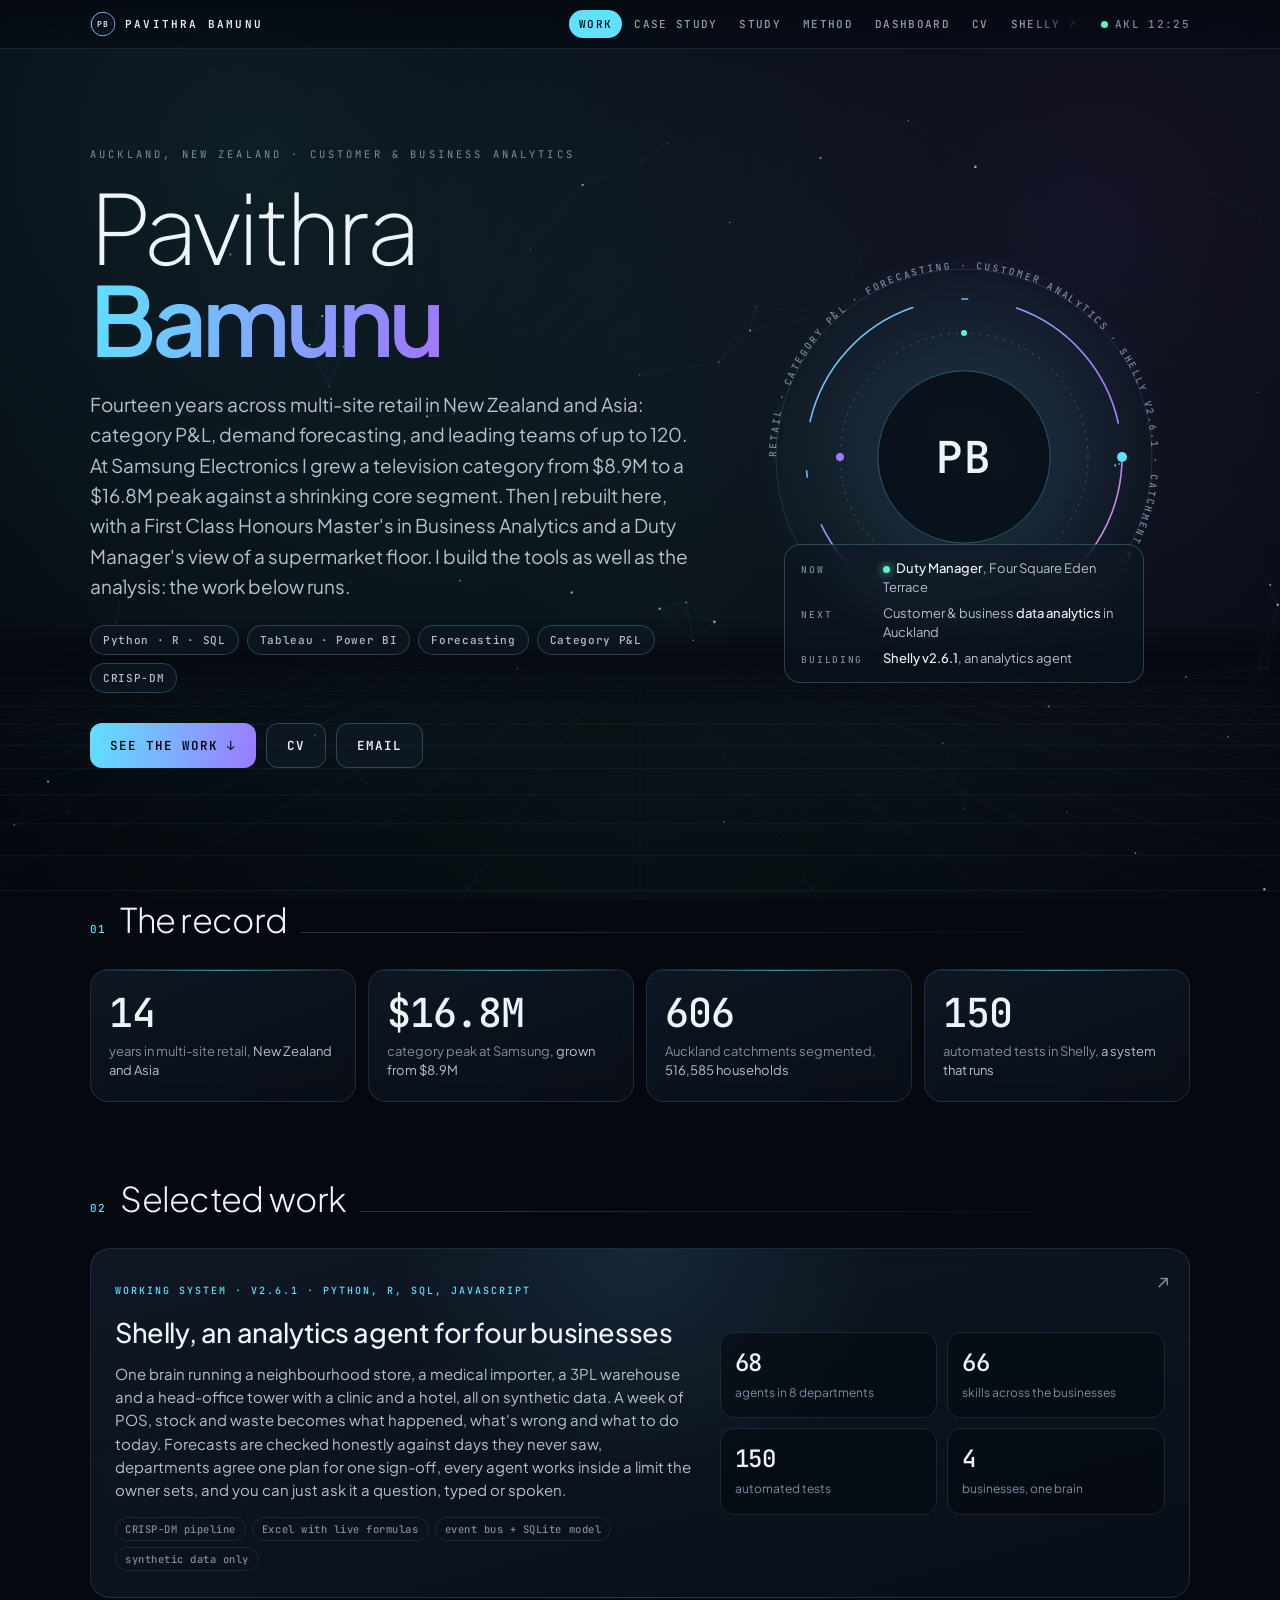
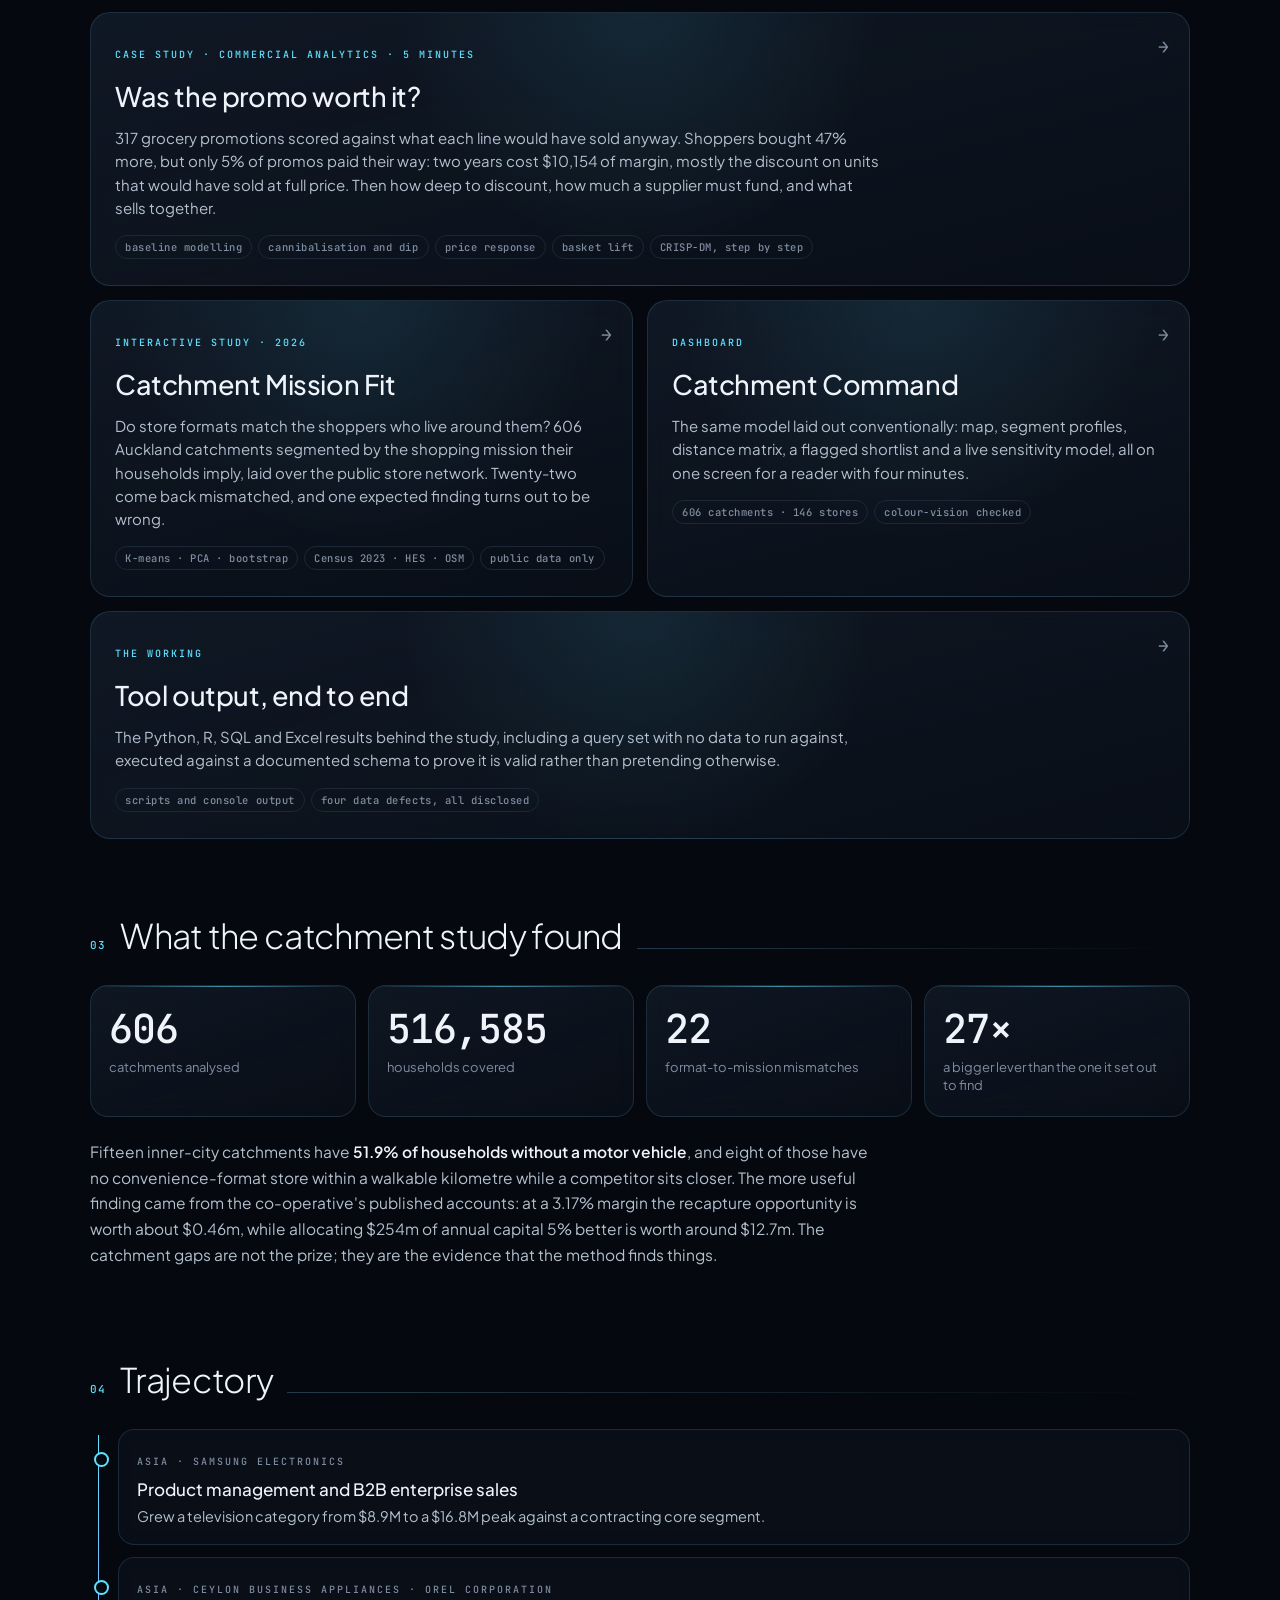
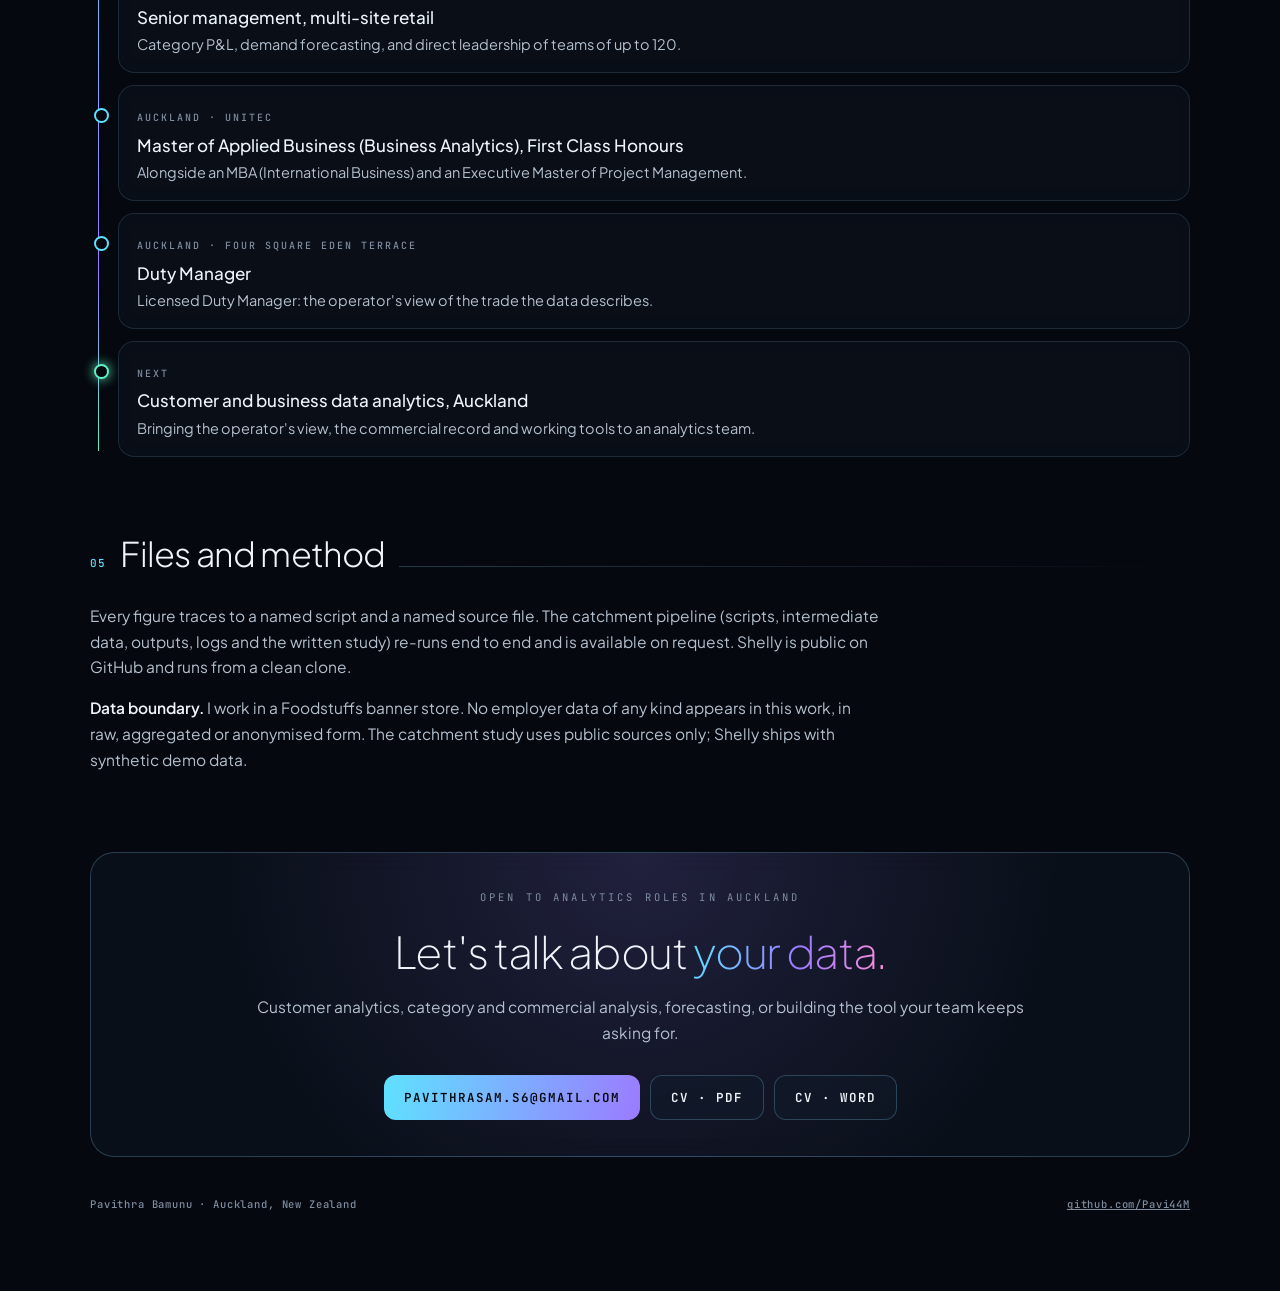
<file: index.html>
<!doctype html>
<html lang="en">
<head>
<meta charset="utf-8">
<meta name="viewport" content="width=device-width, initial-scale=1, viewport-fit=cover">
<title>Pavithra Bamunu — Analytics</title>
<meta name="author" content="Pavithra Bamunu">
<meta name="description" content="Retail and business analytics from Auckland: catchment segmentation, store network fit, Shelly the analytics agent, and the operator's view behind the data.">
<meta name="theme-color" content="#05080e">
<meta property="og:title" content="Pavithra Bamunu — Analytics">
<meta property="og:description" content="Fourteen years of multi-site retail, a First Class Honours Master's in Business Analytics, and tools that run.">
<link rel="icon" href="data:image/svg+xml,%3Csvg xmlns='http://www.w3.org/2000/svg' viewBox='0 0 32 32'%3E%3Crect width='32' height='32' rx='8' fill='%2305080e'/%3E%3Ccircle cx='16' cy='16' r='12' fill='none' stroke='%235fe1ff' stroke-width='1.5'/%3E%3Ctext x='16' y='20' text-anchor='middle' font-family='monospace' font-size='10' font-weight='700' fill='%23eaf0f6'%3EPB%3C/text%3E%3C/svg%3E">
<link rel="preconnect" href="https://fonts.googleapis.com">
<link rel="preconnect" href="https://fonts.gstatic.com" crossorigin>
<link rel="stylesheet" href="https://fonts.googleapis.com/css2?family=Plus+Jakarta+Sans:wght@200;300;400;500;600;700&family=JetBrains+Mono:wght@300;400;500;600&display=swap">
<link rel="stylesheet" href="assets/hud.css">
<style>
:root{
  color-scheme:dark;
  --void:#05080e; --panel:#0c131e; --panel-2:#121c2a;
  --etch:#1c2836; --etch-2:#152030;
  --ink:#eef4fa; --ink-2:#b4c0ce; --ink-3:#7f8da0;
  --accent:#5fe1ff; --accent-2:#9b7bff; --mint:#5ff2c3;
  --mono:"JetBrains Mono",ui-monospace,monospace;
}
*{box-sizing:border-box}
body{margin:0;padding:0 20px 80px;padding-bottom:max(80px,env(safe-area-inset-bottom));color:var(--ink-2);
  font-family:"Plus Jakarta Sans",system-ui,-apple-system,"Segoe UI",Roboto,sans-serif;font-size:16px;line-height:1.6;-webkit-font-smoothing:antialiased}
[hidden]{display:none!important}
a{color:var(--accent)}
.wrap{max-width:1100px;margin:0 auto;position:relative;z-index:1}
.mono{font-family:var(--mono)}
.tag{font-family:var(--mono);font-size:10.5px;letter-spacing:.3em;text-transform:uppercase;color:var(--ink-3);display:block}
.grad{background:linear-gradient(100deg,#5fe1ff 0%,#9b7bff 55%,#ff8fd8 100%);-webkit-background-clip:text;background-clip:text;color:transparent}

/* ---------------- hero */
.hero{display:grid;grid-template-columns:minmax(0,1.35fr) minmax(0,1fr);gap:40px;align-items:center;padding:72px 0 30px;min-height:min(86vh,860px)}
h1{font-size:clamp(42px,8vw,96px);font-weight:200;letter-spacing:-.045em;line-height:.95;margin:18px 0 0;color:var(--ink)}
h1 b{font-weight:600;display:block}
.sub{font-size:clamp(16px,2.1vw,19px);max-width:58ch;margin:26px 0 0;line-height:1.6}
.chips{display:flex;flex-wrap:wrap;gap:8px;margin-top:24px}
.chip{font:500 11px var(--mono);letter-spacing:.06em;color:var(--ink-2);padding:7px 12px;border-radius:99px;border:1px solid var(--hud-line-2);background:rgba(18,28,42,.5);backdrop-filter:blur(6px)}
.cta{display:flex;flex-wrap:wrap;gap:10px;margin-top:30px}
.btn{display:inline-flex;align-items:center;gap:9px;text-decoration:none;font:600 12.5px var(--mono);letter-spacing:.08em;text-transform:uppercase;padding:13px 20px;border-radius:12px;border:1px solid var(--hud-line-2);color:var(--ink);background:rgba(18,28,42,.6);transition:transform .2s,border-color .2s,box-shadow .2s}
.btn:hover,.btn:focus-visible{transform:translateY(-2px);border-color:var(--accent);box-shadow:0 10px 30px -10px rgba(95,225,255,.45);outline:none}
.btn.pri{background:linear-gradient(100deg,#5fe1ff,#9b7bff);color:#05080e;border:0}

/* the identity core: rings orbiting the monogram */
.core{position:relative;aspect-ratio:1;width:100%;max-width:440px;justify-self:center}
.core svg{width:100%;height:100%;display:block;overflow:visible}
.ring{transform-origin:220px 220px}
.r1{animation:spin 38s linear infinite}.r2{animation:spin 24s linear infinite reverse}.r3{animation:spin 60s linear infinite}
@keyframes spin{to{transform:rotate(360deg)}}
.core .lbl{font:500 9.5px var(--mono);letter-spacing:.22em;fill:#7f8da0;text-transform:uppercase}
.status{position:absolute;left:50%;bottom:-6px;transform:translateX(-50%);width:min(100%,360px);padding:14px 16px;border-radius:16px;border:1px solid var(--hud-line-2);
  background:var(--hud-glass);backdrop-filter:blur(14px);-webkit-backdrop-filter:blur(14px);font-size:13px;line-height:1.5}
.status .row{display:flex;gap:10px;align-items:baseline}.status .row+.row{margin-top:6px}
.status .k{font:500 9.5px var(--mono);letter-spacing:.18em;text-transform:uppercase;color:var(--ink-3);min-width:72px}
.status b{color:var(--ink);font-weight:500}
.live{display:inline-block;width:7px;height:7px;border-radius:50%;background:var(--mint);margin-right:6px;box-shadow:0 0 10px var(--mint)}

/* ---------------- sections */
section{padding-top:70px}
.sh{display:flex;align-items:baseline;gap:14px;margin:0 0 22px}
.sh .ix{font:500 11px var(--mono);color:var(--accent);letter-spacing:.1em}
.sh h2{font-size:clamp(22px,3.4vw,34px);font-weight:300;letter-spacing:-.02em;color:var(--ink);margin:0}
.sh .ln{flex:1;height:1px;background:linear-gradient(90deg,var(--hud-line-2),transparent)}

/* ledger: the record in four numbers */
.ledger{display:grid;grid-template-columns:repeat(4,minmax(0,1fr));gap:12px}
.metric{position:relative;padding:22px 18px;border-radius:18px;border:1px solid var(--hud-line);background:linear-gradient(160deg,rgba(18,28,42,.75),rgba(12,19,30,.55));backdrop-filter:blur(10px);overflow:hidden}
.metric::before{content:"";position:absolute;inset:0 0 auto;height:1px;background:linear-gradient(90deg,transparent,var(--accent),transparent);opacity:.6}
.metric .n{font:500 clamp(26px,4vw,40px) var(--mono);color:var(--ink);letter-spacing:-.03em;font-variant-numeric:tabular-nums;line-height:1.05}
.metric .l{font-size:13px;color:var(--ink-3);margin-top:8px;line-height:1.4}
.metric .l em{font-style:normal;color:var(--ink-2)}

/* glass cards with a light under the pointer */
.work{display:grid;grid-template-columns:repeat(2,minmax(0,1fr));gap:14px}
.card{--mx:50%;--my:0%;position:relative;display:block;text-decoration:none;color:var(--ink-2);padding:26px 24px;border-radius:20px;border:1px solid var(--hud-line);
  background:radial-gradient(400px circle at var(--mx) var(--my),rgba(95,225,255,.09),transparent 60%),linear-gradient(165deg,rgba(18,28,42,.82),rgba(12,19,30,.62));
  backdrop-filter:blur(10px);-webkit-backdrop-filter:blur(10px);transition:transform .3s cubic-bezier(.2,.8,.2,1),border-color .3s;overflow:hidden;min-width:0}
.card:hover,.card:focus-visible{transform:translateY(-4px);border-color:rgba(95,225,255,.5);outline:none}
.card.wide{grid-column:1/-1}
.card .k{font:500 10px var(--mono);letter-spacing:.2em;text-transform:uppercase;color:var(--accent)}
.card .t{display:block;font-size:clamp(21px,2.6vw,27px);font-weight:500;color:var(--ink);margin:10px 0 8px;letter-spacing:-.015em}
.card .d{display:block;font-size:15px;line-height:1.55;max-width:70ch}
.card .m{display:flex;flex-wrap:wrap;gap:6px;margin-top:16px}
.card .m span{font:500 10.5px var(--mono);letter-spacing:.05em;color:var(--ink-3);padding:4px 9px;border-radius:99px;border:1px solid var(--etch)}
.card .go{position:absolute;right:20px;top:22px;font:500 18px var(--mono);color:var(--ink-3);transition:transform .3s,color .3s}
.card:hover .go{transform:translate(3px,-3px);color:var(--accent)}
.feat{display:grid;grid-template-columns:minmax(0,1.3fr) minmax(0,1fr);gap:26px;align-items:center}
.stats{display:grid;grid-template-columns:repeat(2,minmax(0,1fr));gap:10px}
.stats div{padding:14px;border-radius:14px;background:rgba(5,8,14,.55);border:1px solid var(--etch)}
.stats b{display:block;font:500 24px var(--mono);color:var(--ink);letter-spacing:-.02em}
.stats small{font-size:12px;color:var(--ink-3)}

/* findings */
.facts{display:grid;grid-template-columns:repeat(4,minmax(0,1fr));gap:12px}
.note{font-size:15.5px;max-width:72ch;line-height:1.65}
.note b{color:var(--ink);font-weight:600}

/* trajectory */
.path{position:relative;display:grid;gap:12px;padding-left:28px}
.path::before{content:"";position:absolute;left:8px;top:6px;bottom:6px;width:1px;background:linear-gradient(180deg,var(--accent),var(--accent-2) 70%,var(--mint))}
.stop{position:relative;padding:16px 18px;border-radius:16px;border:1px solid var(--hud-line);background:rgba(12,19,30,.6);backdrop-filter:blur(8px)}
.stop::before{content:"";position:absolute;left:-25px;top:22px;width:11px;height:11px;border-radius:50%;background:var(--void);border:2px solid var(--accent)}
.stop.next::before{border-color:var(--mint);box-shadow:0 0 12px var(--mint)}
.stop .w{font:500 10px var(--mono);letter-spacing:.2em;text-transform:uppercase;color:var(--ink-3)}
.stop b{display:block;color:var(--ink);font-weight:500;font-size:17px;margin:4px 0 2px}
.stop p{margin:0;font-size:14.5px}

.contact{margin-top:80px;padding:36px 28px;border-radius:24px;border:1px solid var(--hud-line-2);text-align:center;
  background:radial-gradient(600px circle at 50% 0%,rgba(155,123,255,.16),transparent 70%),rgba(12,19,30,.7);backdrop-filter:blur(12px)}
.contact h2{font-size:clamp(26px,4.4vw,44px);font-weight:200;letter-spacing:-.03em;color:var(--ink);margin:10px 0 8px}
.contact .cta{justify-content:center}
footer{margin-top:40px;display:flex;flex-wrap:wrap;gap:10px 26px;justify-content:space-between;font:500 10.5px var(--mono);letter-spacing:.08em;color:var(--ink-3)}
footer a{color:var(--ink-3)}

/* scroll reveal (only when script is running) */
html.rv [data-rv]{opacity:0;transform:translateY(18px);transition:opacity .7s cubic-bezier(.2,.8,.2,1),transform .7s cubic-bezier(.2,.8,.2,1);transition-delay:calc(var(--i,0)*70ms)}
html.rv [data-rv].in{opacity:1;transform:none}

@media (max-width:900px){
  .hero{grid-template-columns:1fr;min-height:0;padding-top:46px;gap:20px}
  .core{max-width:300px;margin:10px auto 60px}
  .feat{grid-template-columns:1fr}
  .ledger,.facts{grid-template-columns:repeat(2,minmax(0,1fr))}
  .work{grid-template-columns:1fr}
}
@media (max-width:420px){.metric .n{font-size:24px}.card{padding:22px 18px}}

/* ======================================================================
   OPENING SEQUENCE · "identity resolve"
   A ring field spins up around the monogram while a short system log
   states the record; the name decodes out of noise, the rings fly
   outward and the page is already in place behind them.
   CSS alone guarantees it ends (failsafe at 7s) — script only drives the
   log, the counter and the decode, and shortens everything on a repeat
   visit, on Skip, or when motion is unwelcome.
   ====================================================================== */
#pb-boot{position:fixed;inset:0;z-index:500;background:#03060b;display:grid;place-items:center;overflow:hidden;
  transition:opacity .6s ease,visibility .6s;animation:pb-failsafe 0s linear 7s forwards}
#pb-boot.pb-done{opacity:0;visibility:hidden;pointer-events:none}
@keyframes pb-failsafe{to{opacity:0;visibility:hidden;pointer-events:none}}
#pb-boot::before{content:"";position:absolute;inset:0;background:
  repeating-linear-gradient(0deg,rgba(95,225,255,.035) 0 1px,transparent 1px 3px),
  radial-gradient(circle at 50% 46%,rgba(95,225,255,.12),transparent 55%);pointer-events:none}
#pb-boot::after{content:"";position:absolute;left:0;right:0;height:140px;top:-140px;background:linear-gradient(180deg,transparent,rgba(95,225,255,.10),transparent);animation:pb-scan 2.6s linear infinite}
@keyframes pb-scan{to{top:100%}}
.pb-stage{position:relative;width:min(78vmin,520px);aspect-ratio:1;display:grid;place-items:center}
.pb-stage svg{position:absolute;inset:0;width:100%;height:100%;overflow:visible}
.pb-r{transform-origin:50% 50%;transform-box:fill-box;opacity:0;animation:pb-ring 1s cubic-bezier(.2,.8,.2,1) forwards}
.pb-r.a{animation-delay:.1s}.pb-r.b{animation-delay:.3s}.pb-r.c{animation-delay:.5s}.pb-r.d{animation-delay:.7s}
@keyframes pb-ring{from{opacity:0;transform:scale(.6) rotate(-40deg)}to{opacity:1;transform:none}}
.pb-spin{transform-origin:260px 260px;animation:spin 6s linear infinite}.pb-spin.rev{animation-duration:9s;animation-direction:reverse}
.pb-mid{position:relative;text-align:center;z-index:2}
.pb-pct{font:500 11px var(--mono);letter-spacing:.3em;color:var(--accent)}
.pb-name{font-size:clamp(28px,6vw,52px);font-weight:200;letter-spacing:-.03em;color:var(--ink);margin:10px 0 6px;font-family:"Plus Jakarta Sans",system-ui,sans-serif;white-space:nowrap}
.pb-name b{font-weight:600}
.pb-role{font:500 10px var(--mono);letter-spacing:.32em;text-transform:uppercase;color:var(--ink-3)}
.pb-log{position:absolute;left:max(20px,4vw);bottom:max(22px,4vh);margin:0;font:400 11.5px/1.75 var(--mono);color:#7fb4c8;white-space:pre-wrap;max-width:min(92vw,520px);z-index:2}
.pb-log .ok{color:var(--mint)}
.pb-bar{position:absolute;left:0;right:0;bottom:0;height:2px;background:rgba(95,225,255,.08)}
.pb-bar i{display:block;height:100%;width:100%;background:linear-gradient(90deg,#5fe1ff,#9b7bff,#ff8fd8);transform-origin:left;transform:scaleX(0);animation:pb-fill 2.3s cubic-bezier(.4,.1,.2,1) forwards .2s}
@keyframes pb-fill{to{transform:scaleX(1)}}
.pb-skip{position:absolute;right:max(20px,4vw);bottom:max(18px,4vh);z-index:3;background:rgba(18,28,42,.6);border:1px solid var(--hud-line-2);color:var(--ink-2);border-radius:99px;padding:8px 16px;font:500 11px var(--mono);letter-spacing:.14em;cursor:pointer}
.pb-skip:hover,.pb-skip:focus-visible{border-color:var(--accent);color:var(--ink);outline:none}
#pb-boot.pb-done .pb-stage{transform:scale(2.4);opacity:0;transition:transform .7s cubic-bezier(.6,0,.4,1),opacity .6s}
@media (max-width:600px){.pb-log{font-size:10.5px;bottom:64px}.pb-skip{bottom:18px}}
@media (prefers-reduced-motion:reduce){
  #pb-boot{animation-delay:1.2s}#pb-boot::after{display:none}
  .pb-r,.pb-spin,.pb-bar i,.r1,.r2,.r3{animation:none;opacity:1;transform:none}
  html.rv [data-rv]{opacity:1;transform:none;transition:none}
}
</style>
</head>
<body>

<div id="pb-boot" role="status" aria-live="polite" aria-label="Loading Pavithra Bamunu's portfolio">
  <div class="pb-stage" aria-hidden="true">
    <svg viewBox="0 0 520 520">
      <defs><linearGradient id="pbg" x1="0" x2="1" y1="0" y2="1"><stop offset="0" stop-color="#5fe1ff"/><stop offset=".6" stop-color="#9b7bff"/><stop offset="1" stop-color="#ff8fd8"/></linearGradient></defs>
      <g class="pb-r a"><circle cx="260" cy="260" r="250" fill="none" stroke="rgba(95,225,255,.14)"/></g>
      <g class="pb-r b"><g class="pb-spin"><circle cx="260" cy="260" r="214" fill="none" stroke="url(#pbg)" stroke-width="1.5" stroke-dasharray="120 40 8 40" stroke-linecap="round"/></g></g>
      <g class="pb-r c"><g class="pb-spin rev"><circle cx="260" cy="260" r="176" fill="none" stroke="rgba(155,123,255,.45)" stroke-dasharray="2 7"/>
        <circle cx="436" cy="260" r="4" fill="#5fe1ff"/><circle cx="84" cy="260" r="3" fill="#9b7bff"/></g></g>
      <g class="pb-r d"><circle cx="260" cy="260" r="140" fill="rgba(5,8,14,.6)" stroke="rgba(95,225,255,.22)"/>
        <path d="M260 120 v14 M260 386 v14 M120 260 h14 M386 260 h14" stroke="#5fe1ff" stroke-width="1.5"/></g>
    </svg>
    <div class="pb-mid">
      <div class="pb-pct"><span id="pb-pct">000</span> % · RESOLVING</div>
      <div class="pb-name" id="pb-name">Pavithra <b>Bamunu</b></div>
      <div class="pb-role">Analytics · Auckland · NZ</div>
    </div>
  </div>
  <pre class="pb-log" id="pb-log" aria-hidden="true"></pre>
  <button id="pb-skip" class="pb-skip" type="button">Skip ›</button>
  <div class="pb-bar" aria-hidden="true"><i></i></div>
</div>

<div class="wrap">

  <header class="hero">
    <div>
      <span class="tag" data-rv>Auckland, New Zealand · Customer &amp; business analytics</span>
      <h1 data-rv style="--i:1">Pavithra <b class="grad">Bamunu</b></h1>
      <p class="sub" data-rv style="--i:2">Fourteen years across multi-site retail in New Zealand and Asia: category P&amp;L, demand forecasting, and leading teams of up to 120. At Samsung Electronics I grew a television category from $8.9M to a $16.8M peak against a shrinking core segment. Then I rebuilt here, with a First Class Honours Master's in Business Analytics and a Duty Manager's view of a supermarket floor. I build the tools as well as the analysis: the work below runs.</p>
      <div class="chips" data-rv style="--i:3">
        <span class="chip">Python · R · SQL</span><span class="chip">Tableau · Power BI</span><span class="chip">Forecasting</span><span class="chip">Category P&amp;L</span><span class="chip">CRISP-DM</span>
      </div>
      <div class="cta" data-rv style="--i:4">
        <a class="btn pri" href="#work">See the work ↓</a>
        <a class="btn" href="cv.html">CV</a>
        <a class="btn" href="mailto:pavithrasam.s6@gmail.com">Email</a>
      </div>
    </div>
    <div class="core" data-rv style="--i:2" aria-hidden="true">
      <svg viewBox="0 0 440 440">
        <defs><linearGradient id="cg" x1="0" x2="1" y1="0" y2="1"><stop offset="0" stop-color="#5fe1ff"/><stop offset=".6" stop-color="#9b7bff"/><stop offset="1" stop-color="#ff8fd8"/></linearGradient>
          <radialGradient id="cf"><stop offset="0" stop-color="rgba(95,225,255,.18)"/><stop offset="1" stop-color="rgba(95,225,255,0)"/></radialGradient>
          <path id="arc" d="M220 220 m-188 0 a188 188 0 1 1 376 0 a188 188 0 1 1 -376 0"/></defs>
        <circle cx="220" cy="220" r="210" fill="url(#cf)"/>
        <g class="ring r3"><circle cx="220" cy="220" r="188" fill="none" stroke="rgba(120,190,230,.16)"/>
          <text class="lbl"><textPath href="#arc">Retail · Category P&amp;L · Forecasting · Customer analytics · Shelly v2.6.1 · Catchment Mission Fit · </textPath></text></g>
        <g class="ring r1"><circle cx="220" cy="220" r="158" fill="none" stroke="url(#cg)" stroke-width="1.6" stroke-dasharray="160 50 6 50" stroke-linecap="round"/>
          <circle cx="378" cy="220" r="5" fill="#5fe1ff"/></g>
        <g class="ring r2"><circle cx="220" cy="220" r="124" fill="none" stroke="rgba(155,123,255,.45)" stroke-dasharray="2 6"/>
          <circle cx="96" cy="220" r="4" fill="#9b7bff"/><circle cx="220" cy="96" r="3" fill="#5ff2c3"/></g>
        <circle cx="220" cy="220" r="86" fill="rgba(8,13,22,.85)" stroke="rgba(95,225,255,.3)"/>
        <text x="220" y="236" text-anchor="middle" font-family="JetBrains Mono,monospace" font-size="44" font-weight="600" fill="#eef4fa" letter-spacing="2">PB</text>
      </svg>
      <div class="status">
        <div class="row"><span class="k">Now</span><span><span class="live"></span><b>Duty Manager</b>, Four Square Eden Terrace</span></div>
        <div class="row"><span class="k">Next</span><span>Customer &amp; business <b>data analytics</b> in Auckland</span></div>
        <div class="row"><span class="k">Building</span><span><b>Shelly v2.6.1</b>, an analytics agent</span></div>
      </div>
    </div>
  </header>

  <section aria-labelledby="h-rec">
    <div class="sh" data-rv><span class="ix">01</span><h2 id="h-rec">The record</h2><span class="ln"></span></div>
    <div class="ledger">
      <div class="metric" data-rv style="--i:0"><div class="n" data-count="14">14</div><div class="l">years in multi-site retail, <em>New Zealand and Asia</em></div></div>
      <div class="metric" data-rv style="--i:1"><div class="n" data-count="16.8" data-dec="1" data-pre="$" data-suf="M">$16.8M</div><div class="l">category peak at Samsung, <em>grown from $8.9M</em></div></div>
      <div class="metric" data-rv style="--i:2"><div class="n" data-count="606">606</div><div class="l">Auckland catchments segmented, <em>516,585 households</em></div></div>
      <div class="metric" data-rv style="--i:3"><div class="n" data-count="150">150</div><div class="l">automated tests in Shelly, <em>a system that runs</em></div></div>
    </div>
  </section>

  <section id="work" aria-labelledby="h-work">
    <div class="sh" data-rv><span class="ix">02</span><h2 id="h-work">Selected work</h2><span class="ln"></span></div>
    <div class="work">

      <a class="card wide" data-spot data-rv href="https://pavi44m.github.io/Agent-Shelly-0.3/" target="_blank" rel="noopener">
        <span class="go" aria-hidden="true">↗</span>
        <div class="feat">
          <div>
            <span class="k">Working system · v2.6.1 · Python, R, SQL, JavaScript</span>
            <span class="t">Shelly, an analytics agent for four businesses</span>
            <span class="d">One brain running a neighbourhood store, a medical importer, a 3PL warehouse and a head-office tower with a clinic and a hotel, all on synthetic data. A week of POS, stock and waste becomes what happened, what's wrong and what to do today. Forecasts are checked honestly against days they never saw, departments agree one plan for one sign-off, every agent works inside a limit the owner sets, and you can just ask it a question, typed or spoken.</span>
            <span class="m"><span>CRISP-DM pipeline</span><span>Excel with live formulas</span><span>event bus + SQLite model</span><span>synthetic data only</span></span>
          </div>
          <div class="stats" aria-label="Shelly in numbers">
            <div><b>68</b><small>agents in 8 departments</small></div>
            <div><b>66</b><small>skills across the businesses</small></div>
            <div><b>150</b><small>automated tests</small></div>
            <div><b>4</b><small>businesses, one brain</small></div>
          </div>
        </div>
      </a>

      <a class="card wide" data-spot data-rv style="--i:1" href="case-study.html">
        <span class="go" aria-hidden="true">→</span>
        <span class="k">Case study · commercial analytics · 5 minutes</span>
        <span class="t">Was the promo worth it?</span>
        <span class="d">317 grocery promotions scored against what each line would have sold anyway. Shoppers bought 47% more, but only 5% of promos paid their way: two years cost $10,154 of margin, mostly the discount on units that would have sold at full price. Then how deep to discount, how much a supplier must fund, and what sells together.</span>
        <span class="m"><span>baseline modelling</span><span>cannibalisation and dip</span><span>price response</span><span>basket lift</span><span>CRISP-DM, step by step</span></span>
      </a>

      <a class="card" data-spot data-rv style="--i:2" href="catchment-slab.html">
        <span class="go" aria-hidden="true">→</span>
        <span class="k">Interactive study · 2026</span>
        <span class="t">Catchment Mission Fit</span>
        <span class="d">Do store formats match the shoppers who live around them? 606 Auckland catchments segmented by the shopping mission their households imply, laid over the public store network. Twenty-two come back mismatched, and one expected finding turns out to be wrong.</span>
        <span class="m"><span>K-means · PCA · bootstrap</span><span>Census 2023 · HES · OSM</span><span>public data only</span></span>
      </a>

      <a class="card" data-spot data-rv style="--i:3" href="catchment-command.html">
        <span class="go" aria-hidden="true">→</span>
        <span class="k">Dashboard</span>
        <span class="t">Catchment Command</span>
        <span class="d">The same model laid out conventionally: map, segment profiles, distance matrix, a flagged shortlist and a live sensitivity model, all on one screen for a reader with four minutes.</span>
        <span class="m"><span>606 catchments · 146 stores</span><span>colour-vision checked</span></span>
      </a>

      <a class="card wide" data-spot data-rv style="--i:4" href="method.html">
        <span class="go" aria-hidden="true">→</span>
        <span class="k">The working</span>
        <span class="t">Tool output, end to end</span>
        <span class="d">The Python, R, SQL and Excel results behind the study, including a query set with no data to run against, executed against a documented schema to prove it is valid rather than pretending otherwise.</span>
        <span class="m"><span>scripts and console output</span><span>four data defects, all disclosed</span></span>
      </a>
    </div>
  </section>

  <section aria-labelledby="h-find">
    <div class="sh" data-rv><span class="ix">03</span><h2 id="h-find">What the catchment study found</h2><span class="ln"></span></div>
    <div class="facts">
      <div class="metric" data-rv style="--i:0"><div class="n">606</div><div class="l">catchments analysed</div></div>
      <div class="metric" data-rv style="--i:1"><div class="n">516,585</div><div class="l">households covered</div></div>
      <div class="metric" data-rv style="--i:2"><div class="n">22</div><div class="l">format-to-mission mismatches</div></div>
      <div class="metric" data-rv style="--i:3"><div class="n">27×</div><div class="l">a bigger lever than the one it set out to find</div></div>
    </div>
    <p class="note" data-rv style="margin-top:22px">Fifteen inner-city catchments have <b>51.9% of households without a motor vehicle</b>, and eight of those have no convenience-format store within a walkable kilometre while a competitor sits closer. The more useful finding came from the co-operative's published accounts: at a 3.17% margin the recapture opportunity is worth about $0.46m, while allocating $254m of annual capital 5% better is worth around $12.7m. The catchment gaps are not the prize; they are the evidence that the method finds things.</p>
  </section>

  <section aria-labelledby="h-path">
    <div class="sh" data-rv><span class="ix">04</span><h2 id="h-path">Trajectory</h2><span class="ln"></span></div>
    <div class="path">
      <div class="stop" data-rv><span class="w">Asia · Samsung Electronics</span><b>Product management and B2B enterprise sales</b><p>Grew a television category from $8.9M to a $16.8M peak against a contracting core segment.</p></div>
      <div class="stop" data-rv style="--i:1"><span class="w">Asia · Ceylon Business Appliances · Orel Corporation</span><b>Senior management, multi-site retail</b><p>Category P&amp;L, demand forecasting, and direct leadership of teams of up to 120.</p></div>
      <div class="stop" data-rv style="--i:2"><span class="w">Auckland · Unitec</span><b>Master of Applied Business (Business Analytics), First Class Honours</b><p>Alongside an MBA (International Business) and an Executive Master of Project Management.</p></div>
      <div class="stop" data-rv style="--i:3"><span class="w">Auckland · Four Square Eden Terrace</span><b>Duty Manager</b><p>Licensed Duty Manager: the operator's view of the trade the data describes.</p></div>
      <div class="stop next" data-rv style="--i:4"><span class="w">Next</span><b>Customer and business data analytics, Auckland</b><p>Bringing the operator's view, the commercial record and working tools to an analytics team.</p></div>
    </div>
  </section>

  <section aria-labelledby="h-method">
    <div class="sh" data-rv><span class="ix">05</span><h2 id="h-method">Files and method</h2><span class="ln"></span></div>
    <p class="note" data-rv>Every figure traces to a named script and a named source file. The catchment pipeline (scripts, intermediate data, outputs, logs and the written study) re-runs end to end and is available on request. Shelly is public on GitHub and runs from a clean clone.</p>
    <p class="note" data-rv style="margin-top:14px"><b>Data boundary.</b> I work in a Foodstuffs banner store. No employer data of any kind appears in this work, in raw, aggregated or anonymised form. The catchment study uses public sources only; Shelly ships with synthetic demo data.</p>
  </section>

  <div class="contact" data-rv>
    <span class="tag">Open to analytics roles in Auckland</span>
    <h2>Let's talk about <span class="grad">your data.</span></h2>
    <p class="note" style="margin:0 auto">Customer analytics, category and commercial analysis, forecasting, or building the tool your team keeps asking for.</p>
    <div class="cta">
      <a class="btn pri" href="mailto:pavithrasam.s6@gmail.com">pavithrasam.s6@gmail.com</a>
      <a class="btn" href="Pavithra_Bamunu_CV_Master.pdf" download>CV · PDF</a>
      <a class="btn" href="Pavithra_Bamunu_CV_Master.docx" download>CV · Word</a>
    </div>
  </div>

  <footer>
    <span>Pavithra Bamunu · Auckland, New Zealand</span>
    <span><a href="https://github.com/Pavi44M">github.com/Pavi44M</a></span>
  </footer>
</div>

<script>
/* Opening sequence + reveal. The page is complete without any of this. */
(function () {
  "use strict";
  var root = document.documentElement, box = document.getElementById("pb-boot");
  var still = false, seen = false;
  try { still = matchMedia("(prefers-reduced-motion: reduce)").matches; } catch (e) {}
  try { seen = sessionStorage.getItem("pb.seen") === "1"; sessionStorage.setItem("pb.seen", "1"); } catch (e) {}

  /* reveal on scroll */
  if ("IntersectionObserver" in window && !still) {
    root.classList.add("rv");
    var io = new IntersectionObserver(function (es) { es.forEach(function (e) { if (e.isIntersecting) { e.target.classList.add("in"); io.unobserve(e.target); } }); }, { rootMargin: "0px 0px -8% 0px" });
    document.querySelectorAll("[data-rv]").forEach(function (el) { io.observe(el); });
    setTimeout(function () { document.querySelectorAll("[data-rv]").forEach(function (el) { var r = el.getBoundingClientRect(); if (r.top < innerHeight) el.classList.add("in"); }); }, 7200);
  }
  /* numbers count up once, when first seen */
  function fmt(el, v) { var d = +(el.dataset.dec || 0); return (el.dataset.pre || "") + v.toFixed(d).replace(/\B(?=(\d{3})+(?!\d))/g, ",") + (el.dataset.suf || ""); }
  if ("IntersectionObserver" in window && !still) {
    var co = new IntersectionObserver(function (es) {
      es.forEach(function (e) {
        if (!e.isIntersecting) return; co.unobserve(e.target);
        var el = e.target, to = +el.dataset.count, t0 = null;
        (function f(ts) { if (t0 === null) t0 = ts; var p = Math.min(1, (ts - t0) / 1100), k = p === 1 ? 1 : 1 - Math.pow(2, -10 * p); el.textContent = fmt(el, to * k); if (p < 1) requestAnimationFrame(f); })(performance.now());
      });
    }, { threshold: .6 });
    document.querySelectorAll("[data-count]").forEach(function (el) { co.observe(el); });
  }

  if (!box) return;
  var done = false;
  function finish() { if (done) return; done = true; box.classList.add("pb-done"); setTimeout(function () { if (box.parentNode) box.parentNode.removeChild(box); }, 800); }
  document.getElementById("pb-skip").addEventListener("click", finish);
  document.addEventListener("keydown", function (e) { if (!done && (e.key === "Escape" || e.key === "Enter" || e.key === " ")) finish(); });
  if (still || seen) { setTimeout(finish, still ? 150 : 450); return; }

  /* the log states the record as the rings spin up */
  var LOG = [
    ["› boot pb-os · auckland node", 150],
    ["› record: 14 years · multi-site retail · NZ + Asia", 420],
    ["› samsung tv category $8.9M → $16.8M ........ ok", 760],
    ["› catchments 606 · households 516,585 ....... ok", 1080],
    ["› shelly v2.6.1 · 66 skills · 150 tests ..... ok", 1400],
    ["› identity resolved", 1880]
  ];
  var log = document.getElementById("pb-log");
  LOG.forEach(function (l) { setTimeout(function () { if (done) return; log.innerHTML += l[0].replace(/ok$/, '<span class="ok">ok</span>') + "\n"; }, l[1]); });

  /* percentage */
  var pct = document.getElementById("pb-pct"), T = 2300, s0 = performance.now();
  (function p(ts) { var k = Math.min(1, (ts - s0) / T); pct.textContent = String(Math.round(k * 100)).padStart(3, "0"); if (k < 1 && !done) requestAnimationFrame(p); })(s0);

  /* the name decodes out of noise */
  var name = document.getElementById("pb-name"), A = "Pavithra ", B = "Bamunu", G = "▓▒░<>/\\|=+*#%01ΛΣΞ", D0 = 300, D = 1500;
  function scr(str, k) { var out = ""; for (var i = 0; i < str.length; i++) out += (str[i] === " " || i / str.length < k) ? str[i] : G[(Math.random() * G.length) | 0]; return out; }
  (function dec(ts) {
    var k = Math.max(0, Math.min(1, (ts - s0 - D0) / D));
    name.innerHTML = scr(A, k).replace(/[<>&]/g, function (c) { return { "<": "&lt;", ">": "&gt;", "&": "&amp;" }[c]; }) + "<b>" + scr(B, Math.max(0, k * 1.15 - .15)).replace(/[<>&]/g, function (c) { return { "<": "&lt;", ">": "&gt;", "&": "&amp;" }[c]; }) + "</b>";
    if (k < 1 && !done) requestAnimationFrame(dec); else name.innerHTML = "Pavithra <b>Bamunu</b>";
  })(s0);

  setTimeout(finish, 2650);
})();
</script>
<script src="assets/hud.js" defer></script>
</body>
</html>
</file>
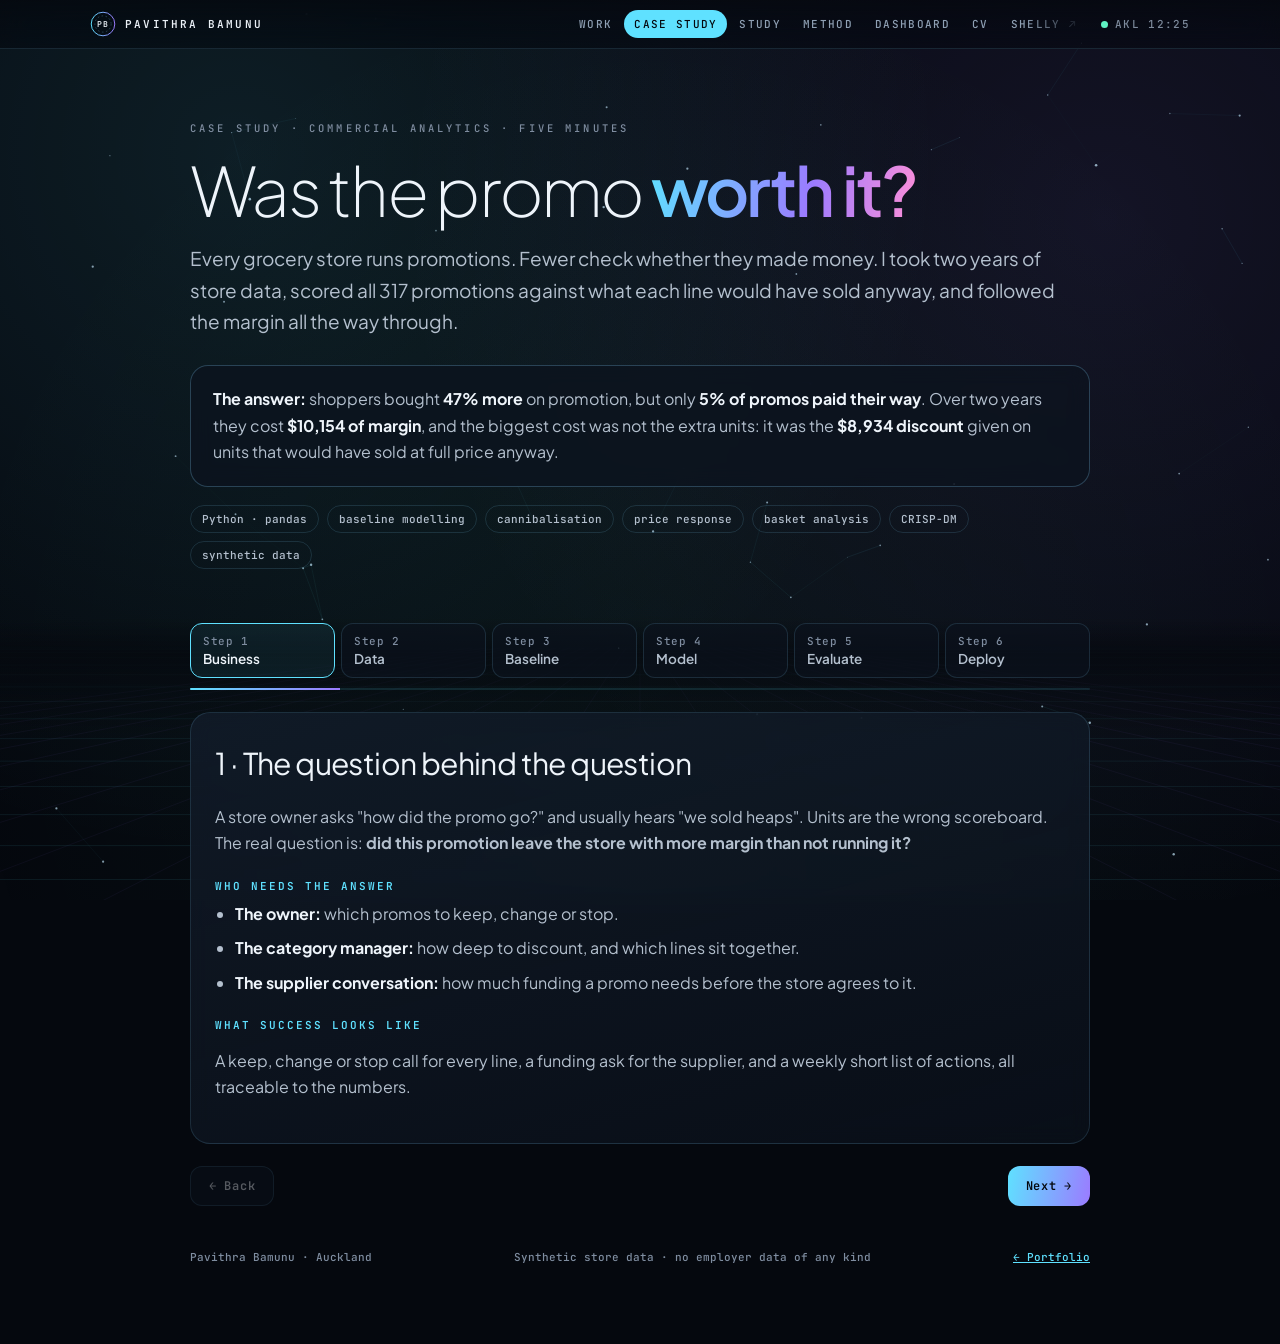
<file: case-study.html>
<!doctype html>
<html lang="en">
<head>
<meta charset="utf-8">
<meta name="viewport" content="width=device-width, initial-scale=1, viewport-fit=cover">
<title>Was the promo worth it? · Pavithra Bamunu</title>
<meta name="author" content="Pavithra Bamunu">
<meta name="description" content="A five-minute commercial analytics case study: 317 grocery promotions scored against their baseline, net of cannibalisation and the after-promo dip, with a discount depth model and basket analysis. Built in Shelly on synthetic data.">
<meta name="theme-color" content="#05080e">
<link rel="preconnect" href="https://fonts.googleapis.com">
<link rel="preconnect" href="https://fonts.gstatic.com" crossorigin>
<link rel="stylesheet" href="https://fonts.googleapis.com/css2?family=Plus+Jakarta+Sans:wght@200;300;400;500;600;700&family=JetBrains+Mono:wght@300;400;500;600&display=swap">
<link rel="stylesheet" href="assets/hud.css">
<noscript><style>.step{display:block}.nav,.steps,.prog{display:none}</style></noscript>
<style>
:root{color-scheme:dark;--ink:#eef4fa;--ink-2:#b4c0ce;--ink-3:#7f8da0;--accent:#5fe1ff;--mint:#5ff2c3;--red:#ff8a7a;--mono:"JetBrains Mono",ui-monospace,monospace}
*{box-sizing:border-box}
body{margin:0;padding:0 20px 80px;color:var(--ink-2);font-family:"Plus Jakarta Sans",system-ui,sans-serif;font-size:16px;line-height:1.65;-webkit-font-smoothing:antialiased}
.wrap{max-width:900px;margin:0 auto;position:relative;z-index:1}
a{color:var(--accent)}
.tag{font:500 10.5px var(--mono);letter-spacing:.3em;text-transform:uppercase;color:var(--ink-3)}
header{padding:64px 0 10px}
h1{font-size:clamp(36px,6.5vw,68px);font-weight:200;letter-spacing:-.04em;line-height:1;margin:16px 0 0;color:var(--ink)}
h1 b{font-weight:600;background:linear-gradient(100deg,#5fe1ff,#9b7bff 60%,#ff8fd8);-webkit-background-clip:text;background-clip:text;color:transparent}
.sub{font-size:clamp(16px,2.1vw,19px);margin:20px 0 0;max-width:62ch}
.answer{margin:28px 0 0;padding:20px 22px;border-radius:18px;border:1px solid var(--hud-line-2);background:rgba(12,19,30,.7);backdrop-filter:blur(10px)}
.answer b{color:var(--ink)}
.meta{display:flex;flex-wrap:wrap;gap:8px;margin-top:18px}.meta span{font:500 11px var(--mono);padding:6px 11px;border-radius:99px;border:1px solid var(--hud-line);color:var(--ink-2)}
/* the stepper: six CRISP-DM steps, one at a time */
.steps{display:flex;gap:6px;margin:44px 0 0;overflow-x:auto;scrollbar-width:none}.steps::-webkit-scrollbar{display:none}
.steps button{flex:1;min-width:120px;text-align:left;background:rgba(12,19,30,.6);border:1px solid var(--hud-line);border-radius:12px;padding:10px 12px;color:var(--ink-3);font:500 11px var(--mono);letter-spacing:.06em;cursor:pointer}
.steps button b{display:block;font:600 13.5px "Plus Jakarta Sans",sans-serif;color:var(--ink-2);letter-spacing:0;margin-top:2px}
.steps button[aria-current="step"]{border-color:var(--accent);background:rgba(95,225,255,.08)}.steps button[aria-current="step"] b{color:var(--ink)}
.prog{height:2px;background:rgba(95,225,255,.12);margin:10px 0 0;border-radius:2px;overflow:hidden}.prog i{display:block;height:100%;background:linear-gradient(90deg,#5fe1ff,#9b7bff);transition:width .4s}
.step{display:none;margin-top:22px;padding:26px 24px;border-radius:20px;border:1px solid var(--hud-line);background:linear-gradient(165deg,rgba(18,28,42,.82),rgba(12,19,30,.62));backdrop-filter:blur(10px)}
.step.on{display:block;animation:in .35s ease}
@keyframes in{from{opacity:0;transform:translateY(8px)}to{opacity:1;transform:none}}
.step h2{font-size:clamp(22px,3.4vw,30px);font-weight:400;letter-spacing:-.02em;color:var(--ink);margin:0 0 12px}
.step h3{font:600 11px var(--mono);letter-spacing:.18em;text-transform:uppercase;color:var(--accent);margin:22px 0 8px}
.step ul{margin:0;padding-left:20px}.step li{margin:0 0 8px}.step li b{color:var(--ink)}
.nav{display:flex;justify-content:space-between;gap:10px;margin-top:22px}
.nav button{background:rgba(18,28,42,.7);border:1px solid var(--hud-line-2);color:var(--ink);border-radius:12px;padding:11px 18px;font:600 12px var(--mono);letter-spacing:.06em;cursor:pointer}
.nav button.pri{background:linear-gradient(100deg,#5fe1ff,#9b7bff);color:#05080e;border:0}
.nav button:disabled{opacity:.35;cursor:default}
/* the margin bridge */
.bridge{display:grid;grid-template-columns:repeat(5,minmax(0,1fr));gap:10px;align-items:end;height:220px;margin:16px 0 8px;padding:0 4px;border-bottom:1px solid #3d4a5c}
.bridge div{position:relative;display:flex;flex-direction:column;justify-content:flex-end;height:100%}
.bridge i{display:block;border-radius:6px 6px 0 0;opacity:.85}.bridge .g{background:var(--mint)}.bridge .r{background:var(--red)}.bridge .n{background:#9aa6b6}
.bridge b{font:600 13px var(--mono);color:var(--ink);text-align:center;margin-bottom:6px}
.bl{display:grid;grid-template-columns:repeat(5,minmax(0,1fr));gap:10px;font-size:12px;text-align:center;color:var(--ink-3);line-height:1.35}
.code{font:12.5px/1.6 var(--mono);background:#05080e;border:1px solid var(--hud-line);border-radius:12px;padding:14px 16px;overflow-x:auto;color:#cfe6f2;white-space:pre}
.kv{display:grid;grid-template-columns:repeat(3,minmax(0,1fr));gap:10px;margin-top:10px}.kv div{padding:14px;border-radius:14px;border:1px solid var(--hud-line);background:rgba(5,8,14,.5)}
.kv b{display:block;font:500 22px var(--mono);color:var(--ink)}.kv span{font-size:12.5px;color:var(--ink-3)}
footer{margin-top:44px;font:500 11px var(--mono);color:var(--ink-3);display:flex;flex-wrap:wrap;gap:10px 24px;justify-content:space-between}
@media (max-width:620px){.kv{grid-template-columns:1fr 1fr}.bridge{height:180px;gap:6px}.bl{gap:6px;font-size:11px}.step{padding:20px 16px}}
@media (prefers-reduced-motion:reduce){.step.on{animation:none}}
</style>
</head>
<body>
<div class="wrap">
<header>
  <span class="tag">Case study · commercial analytics · five minutes</span>
  <h1>Was the promo <b>worth it?</b></h1>
  <p class="sub">Every grocery store runs promotions. Fewer check whether they made money. I took two years of store data, scored all 317 promotions against what each line would have sold anyway, and followed the margin all the way through.</p>
  <div class="answer"><b>The answer:</b> shoppers bought <b>47% more</b> on promotion, but only <b>5% of promos paid their way</b>. Over two years they cost <b>$10,154 of margin</b>, and the biggest cost was not the extra units: it was the <b>$8,934 discount</b> given on units that would have sold at full price anyway.</div>
  <div class="meta"><span>Python · pandas</span><span>baseline modelling</span><span>cannibalisation</span><span>price response</span><span>basket analysis</span><span>CRISP-DM</span><span>synthetic data</span></div>
</header>

<nav class="steps" id="steps" aria-label="Case study steps"></nav>
<div class="prog" aria-hidden="true"><i id="prog"></i></div>

<section class="step" data-t="Business">
  <h2>1 · The question behind the question</h2>
  <p>A store owner asks "how did the promo go?" and usually hears "we sold heaps". Units are the wrong scoreboard. The real question is: <b>did this promotion leave the store with more margin than not running it?</b></p>
  <h3>Who needs the answer</h3>
  <ul><li><b>The owner:</b> which promos to keep, change or stop.</li><li><b>The category manager:</b> how deep to discount, and which lines sit together.</li><li><b>The supplier conversation:</b> how much funding a promo needs before the store agrees to it.</li></ul>
  <h3>What success looks like</h3>
  <p>A keep, change or stop call for every line, a funding ask for the supplier, and a weekly short list of actions, all traceable to the numbers.</p>
</section>

<section class="step" data-t="Data">
  <h2>2 · What the data could and couldn't say</h2>
  <div class="kv"><div><b>68,829</b><span>daily sales rows by line and channel</span></div><div><b>50</b><span>lines in 11 categories</span></div><div><b>317</b><span>in-store promos, ~3 days at ~20% off</span></div></div>
  <h3>What I checked first</h3>
  <ul><li>Some lines had <b>more than one row per day</b>: aggregated before anything else.</li><li>Days with no sales had <b>no row at all</b>: I built the full grid of every line on every day, so a zero is a zero, not a gap.</li><li>The data has <b>daily totals, not till receipts</b>. That limits what can be said about baskets, and the study says so.</li></ul>
</section>

<section class="step" data-t="Baseline">
  <h2>3 · The baseline: what would have sold anyway</h2>
  <p>Everything hinges on the counterfactual. For each promo day, the baseline is the <b>average units on the same weekday over the four weeks before</b>, with promo days left out, so one promotion can't inflate the next one's baseline.</p>
  <div class="code">baseline = units.where(promo == 0)          # promo days don't count
                .shift(1)                    # only the weeks before
                .rolling(4, min_periods=2)   # four same weekdays
                .mean()                      # per line, per weekday</div>
  <p>Both actual and baseline margin use the same list unit cost, so the comparison is like for like.</p>
</section>

<section class="step" data-t="Model">
  <h2>4 · Following the margin all the way through</h2>
  <p>Each promotion's result splits into four parts. Added up across all 317:</p>
  <div class="bridge" aria-label="Margin bridge across 317 promotions">
    <div><b>+$4,103</b><i class="g" style="height:31%"></i></div>
    <div><b>−$8,934</b><i class="r" style="height:67%"></i></div>
    <div><b>−$3,551</b><i class="r" style="height:27%"></i></div>
    <div><b>−$1,773</b><i class="r" style="height:13%"></i></div>
    <div><b>−$10,154</b><i class="n" style="height:76%"></i></div>
  </div>
  <div class="bl"><span>Margin on the extra units</span><span>Discount on units that would have sold anyway</span><span>Taken from other lines in the category</span><span>The dip in the 3 days after</span><span><b style="color:var(--ink)">Net</b></span></div>
  <h3>Why it loses</h3>
  <p>A 20% discount on a line with about 27% margin leaves about 9% margin per unit. To stand still, the promo needs roughly three times the usual sales. It got 1.47 times.</p>
  <h3>Two more models</h3>
  <ul><li><b>Discount depth:</b> each line's promo response from its own history, the margin a day at 5% to 30% off, and the share of the discount a supplier must fund to break even (for Craft Beer 6pk, 88%).</li>
  <li><b>What sells together:</b> support, confidence and lift on baskets. Because the data has no receipts, baskets were <b>simulated</b> from shopping missions and labelled that way: the method is real, the pairs are illustrative.</li></ul>
</section>

<section class="step" data-t="Evaluate">
  <h2>5 · How I know the numbers hold</h2>
  <ul><li><b>Every promo nets out exactly:</b> the four parts add to its net, checked by an automated test on all 317.</li>
  <li><b>Totals tie:</b> line, category and store totals agree to the dollar.</li>
  <li><b>The depth model behaves:</b> deeper discounts always sell more units, never fewer.</li>
  <li><b>Privacy:</b> no basket links to a person, card or loyalty number, also checked by a test.</li></ul>
  <h3>What it can't tell you yet</h3>
  <ul><li>No <b>supplier funding</b> data: a funded promo can be worth it even when this says it isn't.</li><li>Promo response mixes <b>price and display</b>; a clean price elasticity needs price tests without the end-cap.</li><li>Real <b>till receipts</b> would replace the simulated baskets.</li></ul>
</section>

<section class="step" data-t="Deploy">
  <h2>6 · From analysis to Monday morning</h2>
  <p>The model runs inside Shelly, my open-source analytics agent, so the answer is a working tool, not a slide:</p>
  <ul><li>A <b>Commercial lab</b> page: the margin bridge, every line's keep, shallower or stop call, a discount slider and the supplier funding ask.</li>
  <li>The <b>Store Floor</b>: tap a shelf to see its lines' promo verdicts and what they sell with.</li>
  <li>Ask Shelly <b>"are our promos worth it?"</b> and get the number with a link to the evidence.</li></ul>
  <h3>This week's actions it produced</h3>
  <ul><li>Craft Beer 6pk: 7 promos lost $648. Go shallower, or ask the supplier to fund 88% of the discount.</li>
  <li>Put Salsa beside Taco Kit: they sell together 11.75 times more than chance (simulated baskets).</li>
  <li>Dinner-tonight shoppers are 18.5% of baskets but 36.9% of sales: make the meal bay the first thing they see after 4 pm.</li></ul>
  <h3>With real data, next</h3>
  <p>Add supplier funding, run promotions as a simple test (alternate weeks or stores) to measure lift cleanly, and use real receipts for baskets.</p>
  <p style="margin-top:18px"><a href="https://pavi44m.github.io/Agent-Shelly-0.3/commercial/" target="_blank" rel="noopener">Open the Commercial lab in Shelly ↗</a> · <a href="https://github.com/Pavi44M/Agent-Shelly-0.3" target="_blank" rel="noopener">Source on GitHub ↗</a></p>
</section>

<div class="nav"><button type="button" id="back">← Back</button><button type="button" class="pri" id="next">Next →</button></div>

<footer><span>Pavithra Bamunu · Auckland</span><span>Synthetic store data · no employer data of any kind</span><span><a href="index.html">← Portfolio</a></span></footer>
</div>
<script>
(function(){
  "use strict";
  var S=[].slice.call(document.querySelectorAll(".step")), nav=document.getElementById("steps"), i=0;
  nav.innerHTML=S.map(function(s,k){return '<button type="button" data-k="'+k+'">Step '+(k+1)+'<b>'+s.getAttribute("data-t")+'</b></button>';}).join("");
  function show(k){ i=Math.max(0,Math.min(S.length-1,k));
    S.forEach(function(s,j){s.classList.toggle("on",j===i);});
    [].forEach.call(nav.children,function(b,j){ if(j===i){b.setAttribute("aria-current","step");} else {b.removeAttribute("aria-current");} });
    document.getElementById("prog").style.width=((i+1)/S.length*100)+"%";
    document.getElementById("back").disabled=i===0;
    document.getElementById("next").textContent=i===S.length-1?"Start again ↺":"Next →";
    try{history.replaceState(null,"","#step-"+(i+1));}catch(e){}
  }
  nav.addEventListener("click",function(e){var b=e.target.closest("[data-k]"); if(b) show(+b.getAttribute("data-k"));});
  document.getElementById("next").onclick=function(){ show(i===S.length-1?0:i+1); nav.scrollIntoView({behavior:"smooth",block:"start"}); };
  document.getElementById("back").onclick=function(){ show(i-1); };
  document.addEventListener("keydown",function(e){ if(e.key==="ArrowRight") show(i+1); if(e.key==="ArrowLeft") show(i-1); });
  var m=location.hash.match(/step-(\d)/); show(m?+m[1]-1:0);
})();
</script>
<script src="assets/hud.js" defer></script>
</body>
</html>
</file>
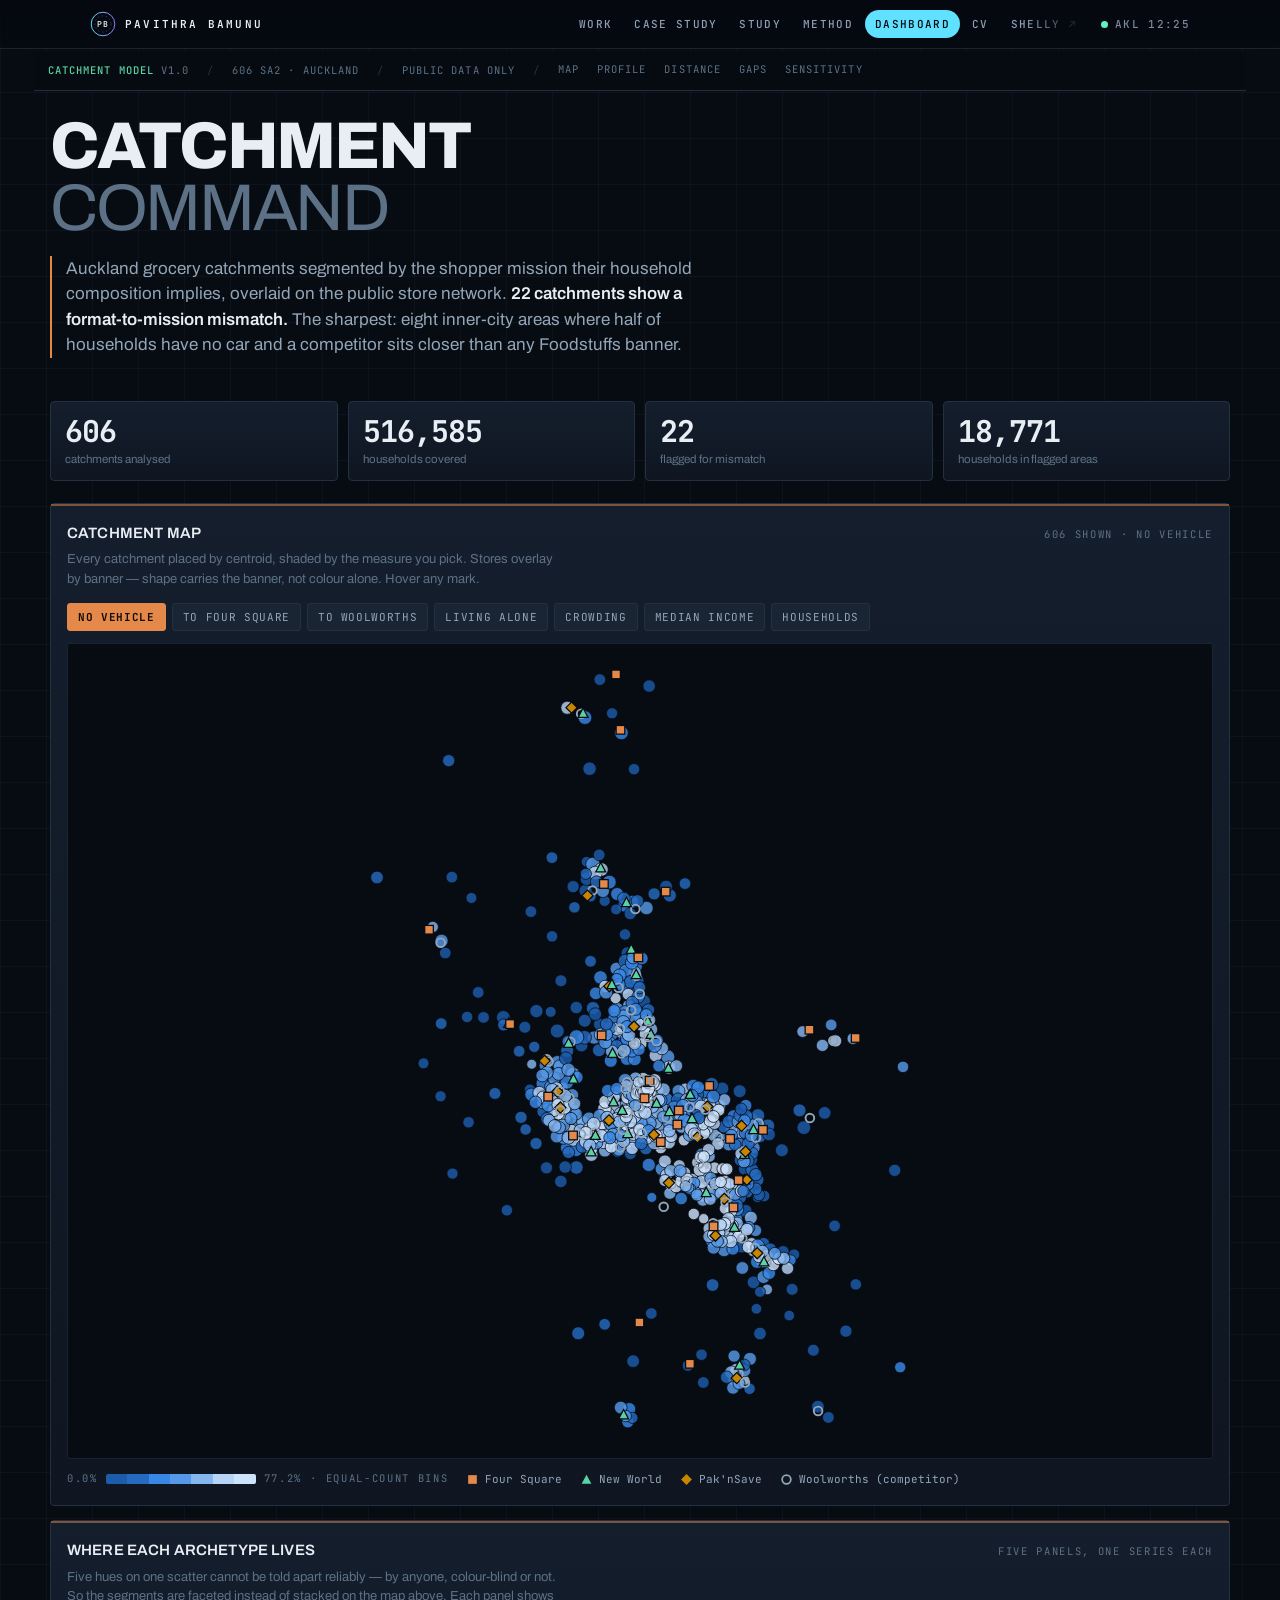
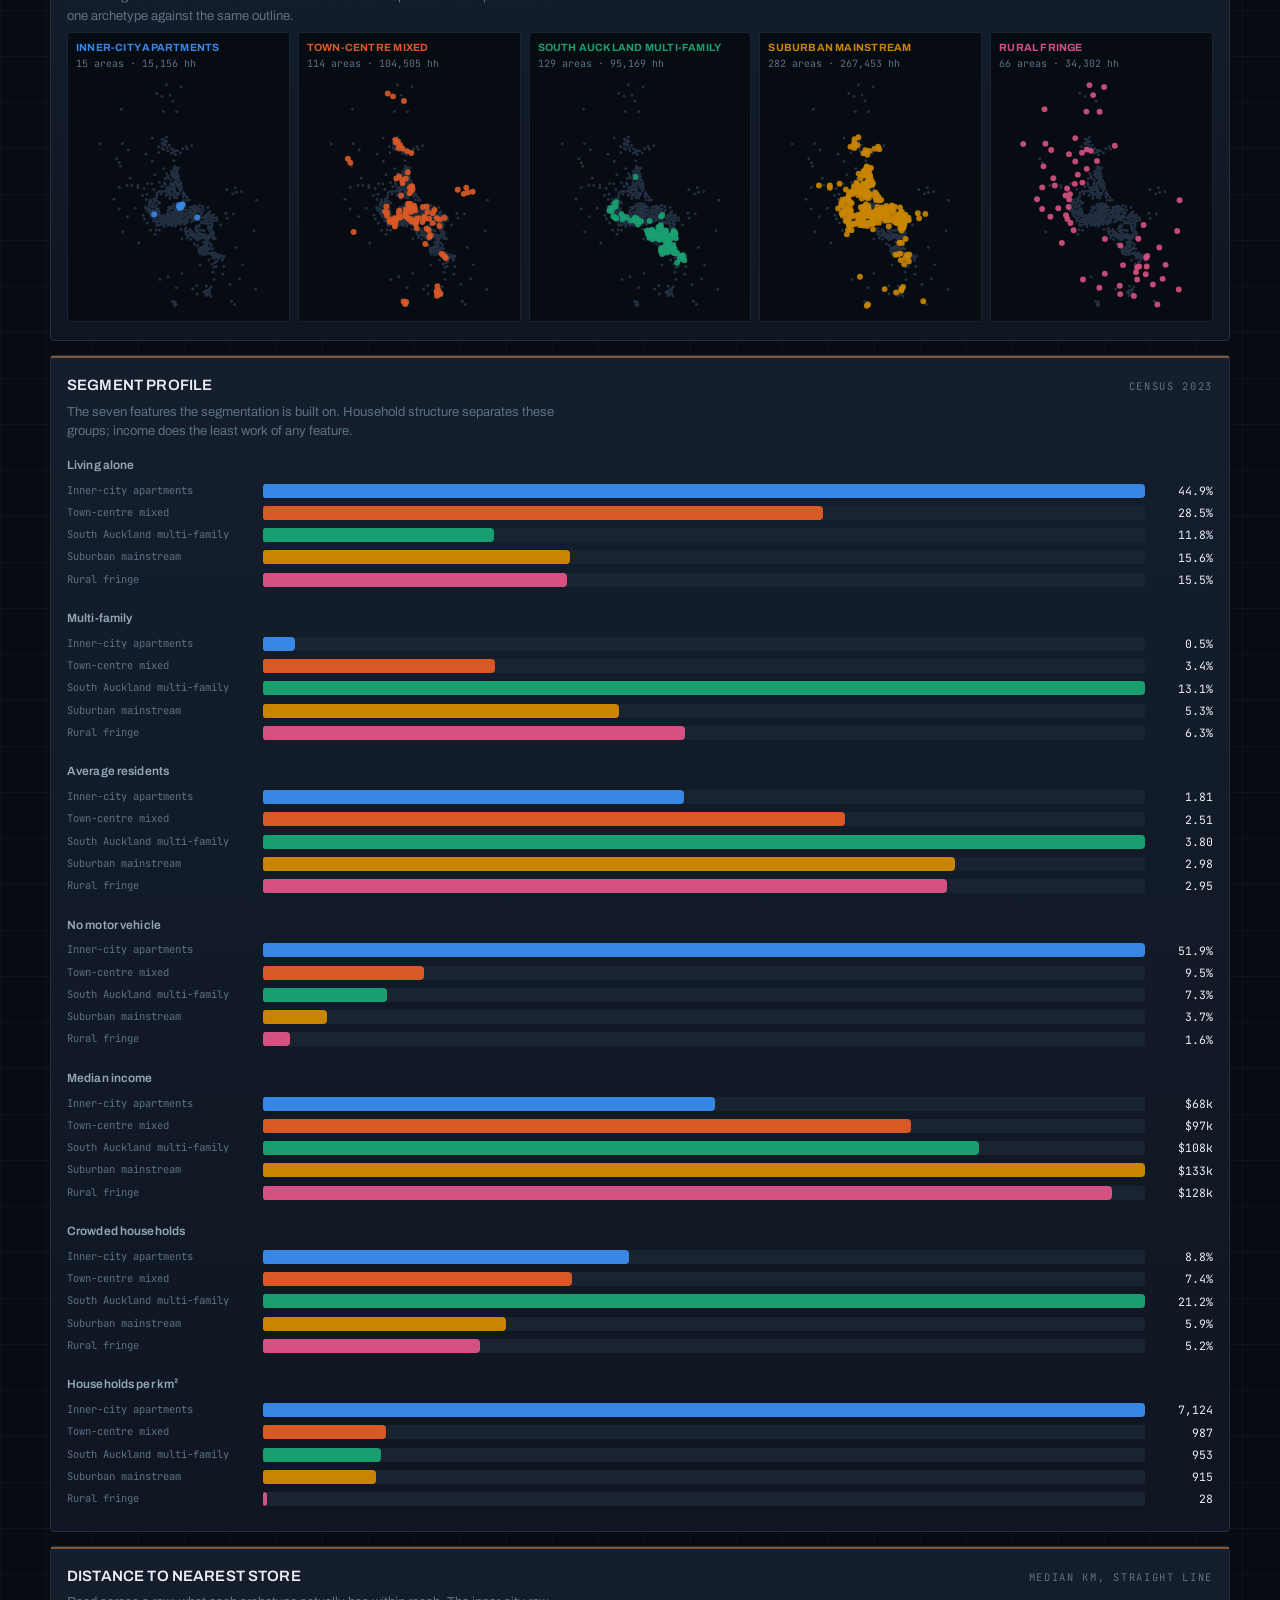
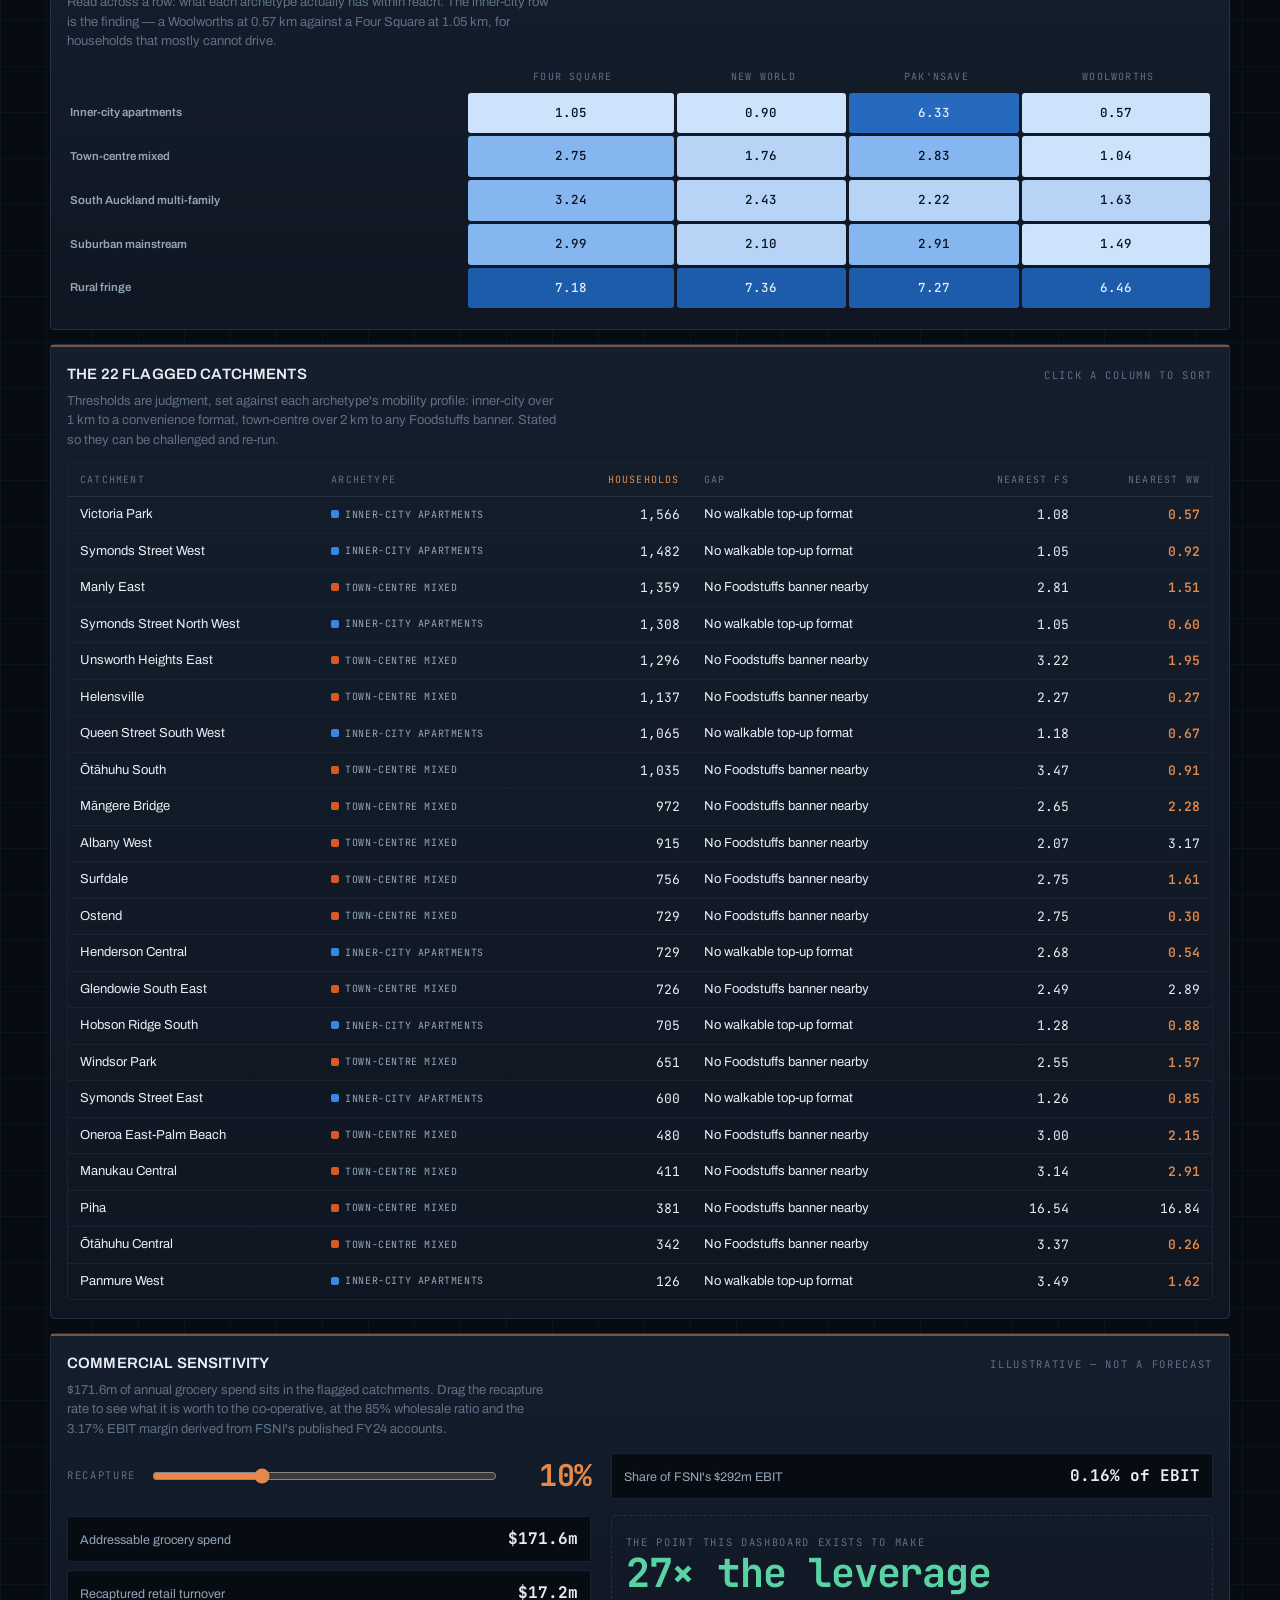
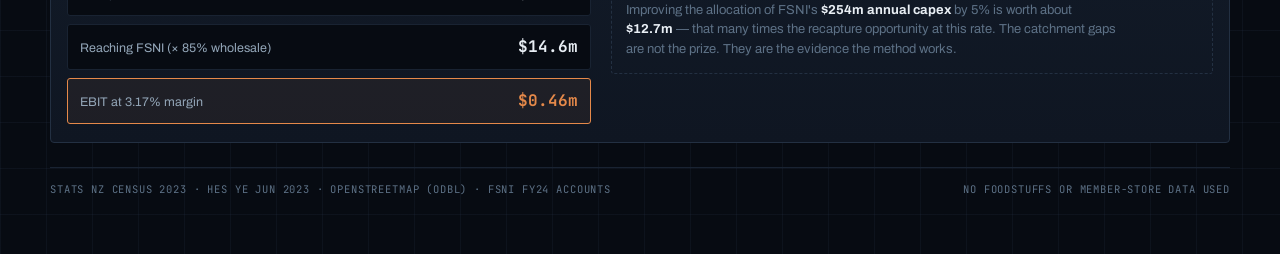
<file: catchment-command.html>
<!doctype html>
<html lang="en" data-hud-bg="off">
<head>
<meta charset="utf-8">
<meta name="viewport" content="width=device-width, initial-scale=1, viewport-fit=cover">
<meta name="author" content="Pavithra Bamunu">
<meta name="description" content="Catchment Command — analytics dashboard for the Auckland catchment mission-fit model.">
<style>
:root{color-scheme:dark;padding-top:env(safe-area-inset-top,0px);padding-bottom:env(safe-area-inset-bottom,0px)}
body{margin:0}
img{max-width:100%}
[hidden]{display:none!important}
</style>
<title>Catchment Command</title>

<link rel="preconnect" href="https://fonts.googleapis.com">
<link rel="preconnect" href="https://fonts.gstatic.com" crossorigin>
<link rel="stylesheet" href="https://fonts.googleapis.com/css2?family=Archivo:wght@400;500;600;800&family=JetBrains+Mono:wght@400;500;700&display=swap">

<style>
/* Single visual world by choice: a dark analysis console.
   Every colour is painted explicitly so the page holds on any host ground. */
:root{
  --void:#070b12; --panel:#0f1622; --panel-2:#141e2c; --raise:#1a2534;
  --rule:#233042; --rule-soft:#192332;
  --ink:#e8eef4; --ink-2:#93a6b8; --ink-3:#5d7186;
  --copper:#e5894a; --mint:#5ad3a4; --grid:rgba(124,176,232,.05);
  /* categorical: validated adjacent-pairlist, dark surface */
  --s0:#3987e5; --s1:#d95926; --s2:#199e70; --s3:#c98500; --s4:#d55181;
}
*{box-sizing:border-box}
html,body{background:var(--void)}
body{
  margin:0;padding-block:0 56px;padding-inline:16px;
  color:var(--ink);font-family:Archivo,system-ui,sans-serif;font-size:15px;line-height:1.5;
  background-color:var(--void);
  background-image:linear-gradient(var(--grid) 1px,transparent 1px),linear-gradient(90deg,var(--grid) 1px,transparent 1px);
  background-size:46px 46px;-webkit-font-smoothing:antialiased;
}
.shell{max-width:1180px;margin:0 auto}
.mono{font-family:"JetBrains Mono",ui-monospace,monospace}
.lbl{font-family:"JetBrains Mono",monospace;font-size:10.5px;letter-spacing:.16em;text-transform:uppercase;color:var(--ink-3)}

/* rail */
.rail{position:sticky;top:env(safe-area-inset-top,0px);z-index:40;display:flex;flex-wrap:wrap;
  gap:6px 18px;align-items:center;padding:10px 14px;margin:0 -16px 20px;
  background:rgba(7,11,18,.93);backdrop-filter:blur(10px);border-bottom:1px solid var(--rule);
  font-family:"JetBrains Mono",monospace;font-size:10.5px;letter-spacing:.1em;
  color:var(--ink-3);text-transform:uppercase}
.rail b{color:var(--mint);font-weight:500}
.rail .sep{color:var(--rule)}
.rail a{color:var(--ink-3);text-decoration:none;border-bottom:1px solid transparent;padding-bottom:1px}
.rail a:hover,.rail a:focus-visible{color:var(--ink);border-bottom-color:var(--copper);outline:none}

header.top{padding-block:4px 26px}
h1{font-size:clamp(32px,7vw,66px);font-weight:800;letter-spacing:-.035em;line-height:.94;
  margin:0 0 14px;text-transform:uppercase;text-wrap:balance}
h1 .thin{color:var(--ink-3);font-weight:400}
.stand{max-width:66ch;color:var(--ink-2);font-size:clamp(14.5px,2.2vw,17px);border-left:2px solid var(--copper);padding-left:14px}
.stand b{color:var(--ink);font-weight:600}

/* kpi strip */
.kpis{display:grid;grid-template-columns:repeat(4,1fr);gap:10px;margin-bottom:22px}
.kpi{background:linear-gradient(180deg,var(--panel-2),var(--panel));border:1px solid var(--rule);
  border-radius:4px;padding:14px 14px 12px}
.kpi .n{font-family:"JetBrains Mono",monospace;font-size:clamp(20px,3.6vw,30px);font-weight:700;
  letter-spacing:-.03em;line-height:1.05;color:var(--ink)}
.kpi .k{margin-top:5px;font-size:11.5px;color:var(--ink-3);line-height:1.35}

section.card{background:linear-gradient(180deg,var(--panel-2),var(--panel));border:1px solid var(--rule);
  border-radius:4px;padding:18px 16px;margin-bottom:14px;position:relative}
section.card::before{content:"";position:absolute;inset:0 0 auto 0;height:2px;background:var(--copper);opacity:.5}
.card-head{display:flex;flex-wrap:wrap;gap:6px 14px;align-items:baseline;justify-content:space-between;margin-bottom:4px}
h2{font-size:15px;font-weight:600;margin:0;letter-spacing:.01em;text-transform:uppercase}
.sub{font-size:13px;color:var(--ink-3);max-width:70ch;margin:6px 0 0;line-height:1.5}

/* controls */
.ctrls{display:flex;flex-wrap:wrap;gap:6px;margin:14px 0 12px}
.chip{font-family:"JetBrains Mono",monospace;font-size:11px;letter-spacing:.06em;text-transform:uppercase;
  background:var(--raise);border:1px solid var(--rule);color:var(--ink-2);border-radius:3px;
  padding:6px 10px;cursor:pointer;transition:all .15s}
.chip:hover{border-color:var(--ink-3);color:var(--ink)}
.chip[aria-pressed="true"]{background:var(--copper);border-color:var(--copper);color:#140c05;font-weight:700}
.chip:focus-visible{outline:2px solid var(--copper);outline-offset:2px}

/* map */
.mapwrap{position:relative;background:var(--void);border:1px solid var(--rule-soft);border-radius:3px;overflow:hidden}
svg.map{display:block;width:100%;height:auto}
.legend{display:flex;flex-wrap:wrap;gap:8px 18px;align-items:center;margin-top:12px;
  font-family:"JetBrains Mono",monospace;font-size:11px;color:var(--ink-2)}
.legend .sw{display:inline-flex;align-items:center;gap:6px}
.legend i{width:11px;height:11px;border-radius:2px;display:inline-block}
.ramp{display:flex;align-items:center;gap:8px}
.ramp .bar{display:flex;height:10px;width:150px;border-radius:2px;overflow:hidden}
.ramp .bar span{flex:1}

/* facets */
.facets{display:grid;grid-template-columns:repeat(5,1fr);gap:8px;margin-top:6px}
.facet{background:var(--void);border:1px solid var(--rule-soft);border-radius:3px;padding:8px 8px 6px}
.facet h3{margin:0 0 2px;font-size:10.5px;font-weight:700;letter-spacing:.02em;text-transform:uppercase;line-height:1.25}
.facet .fm{font-family:"JetBrains Mono",monospace;font-size:10px;color:var(--ink-3);margin-bottom:5px}

/* bars */
.profile{display:grid;gap:16px;margin-top:14px}
.feat h3{margin:0 0 8px;font-size:12px;font-weight:600;color:var(--ink-2);letter-spacing:.01em}
.brow{display:grid;grid-template-columns:minmax(96px,186px) 1fr 58px;gap:10px;align-items:center;margin-bottom:5px}
.bname{font-family:"JetBrains Mono",monospace;font-size:10.5px;color:var(--ink-3);
  white-space:nowrap;overflow:hidden;text-overflow:ellipsis}
.btrack{height:14px;background:var(--rule-soft);border-radius:2px;position:relative;overflow:hidden}
.bfill{position:absolute;inset:0 auto 0 0;border-radius:2px 4px 4px 2px}
.bval{font-family:"JetBrains Mono",monospace;font-size:11.5px;text-align:right;color:var(--ink);font-variant-numeric:tabular-nums}

/* matrix */
.matwrap{overflow-x:auto;margin-top:14px}
table{border-collapse:separate;border-spacing:3px;width:100%;min-width:520px}
th,td{padding:0;text-align:left}
thead th{font-family:"JetBrains Mono",monospace;font-size:10px;letter-spacing:.12em;text-transform:uppercase;
  color:var(--ink-3);padding:0 0 6px 4px;font-weight:400}
tbody th{font-size:11.5px;font-weight:600;color:var(--ink-2);padding-right:10px;white-space:nowrap;
  max-width:170px;overflow:hidden;text-overflow:ellipsis}
td.cell{border-radius:3px;text-align:center;font-family:"JetBrains Mono",monospace;font-size:12.5px;
  font-weight:500;padding:11px 6px;font-variant-numeric:tabular-nums}

/* shortlist */
.listwrap{overflow-x:auto;margin-top:12px;border:1px solid var(--rule-soft);border-radius:3px}
table.list{border-spacing:0;min-width:620px}
table.list th{font-family:"JetBrains Mono",monospace;font-size:10px;letter-spacing:.12em;text-transform:uppercase;
  color:var(--ink-3);padding:9px 12px;border-bottom:1px solid var(--rule);cursor:pointer;user-select:none;white-space:nowrap}
table.list th:hover{color:var(--ink)}
table.list th[aria-sort]{color:var(--copper)}
table.list td{padding:8px 12px;border-bottom:1px solid var(--rule-soft);font-size:13px;white-space:nowrap}
table.list tr:last-child td{border-bottom:0}
table.list tr:hover td{background:var(--raise)}
td.n{text-align:right;font-family:"JetBrains Mono",monospace;font-variant-numeric:tabular-nums}
td.closer{color:var(--copper);font-weight:600}
.pill{display:inline-flex;align-items:center;gap:6px;font-family:"JetBrains Mono",monospace;font-size:10px;
  letter-spacing:.06em;text-transform:uppercase;color:var(--ink-2)}
.pill i{width:8px;height:8px;border-radius:2px}

/* sensitivity */
.sens{display:grid;grid-template-columns:minmax(0,1fr) minmax(0,1.15fr);gap:20px;margin-top:14px}
.slider-row{display:flex;align-items:center;gap:14px;margin-bottom:18px}
input[type=range]{flex:1;accent-color:var(--copper);height:22px}
.rate{font-family:"JetBrains Mono",monospace;font-size:30px;font-weight:700;color:var(--copper);
  min-width:78px;text-align:right;letter-spacing:-.03em}
.flow{display:grid;gap:8px}
.step{display:grid;grid-template-columns:1fr auto;gap:12px;align-items:baseline;
  padding:10px 12px;background:var(--void);border:1px solid var(--rule-soft);border-radius:3px}
.step .sl{font-size:12.5px;color:var(--ink-2)}
.step .sv{font-family:"JetBrains Mono",monospace;font-size:16px;font-weight:700;color:var(--ink);font-variant-numeric:tabular-nums}
.step.final{border-color:var(--copper);background:rgba(229,137,74,.07)}
.step.final .sv{color:var(--copper)}
.compare{margin-top:16px;padding:14px;border:1px dashed var(--rule);border-radius:3px}
.compare .big{font-family:"JetBrains Mono",monospace;font-size:clamp(26px,5vw,40px);font-weight:700;
  color:var(--mint);letter-spacing:-.03em;line-height:1}

/* tooltip */
#tip{position:fixed;z-index:60;pointer-events:none;opacity:0;transition:opacity .12s;
  background:rgba(10,15,24,.97);border:1px solid var(--rule);border-radius:3px;padding:9px 11px;
  font-family:"JetBrains Mono",monospace;font-size:11px;line-height:1.55;color:var(--ink);
  max-width:250px;box-shadow:0 8px 28px rgba(0,0,0,.6)}
#tip b{color:var(--copper);font-weight:700;display:block;margin-bottom:3px;font-size:11.5px}
#tip em{color:var(--ink-3);font-style:normal}

.foot{margin-top:24px;padding-top:14px;border-top:1px solid var(--rule-soft);
  font-family:"JetBrains Mono",monospace;font-size:10.5px;letter-spacing:.08em;
  text-transform:uppercase;color:var(--ink-3);display:flex;flex-wrap:wrap;gap:6px 18px;justify-content:space-between}

@media (max-width:860px){
  .kpis{grid-template-columns:repeat(2,1fr)}
  .facets{grid-template-columns:repeat(2,1fr)}
  .sens{grid-template-columns:1fr}
  .brow{grid-template-columns:82px 1fr 52px;gap:8px}
}
</style>

<style>
/* ---------- loading sequence (ported from the Shelly build) ----------
   Narrates what is actually being prepared instead of spinning. Removes
   itself on a CSS timer as well as in script, so a JS fault can never
   leave the page behind a curtain. */
#pb-boot{position:fixed;inset:0;z-index:200;background:var(--void);display:grid;
  place-items:center;padding:24px;font-family:Archivo,system-ui,sans-serif;
  transition:opacity .55s ease,visibility .55s;
  animation:pb-failsafe 0s linear 8s forwards}
#pb-boot.pb-done{opacity:0;visibility:hidden;pointer-events:none}
@keyframes pb-failsafe{to{opacity:0;visibility:hidden;pointer-events:none}}
.pb-in{width:min(560px,100%)}
.pb-tag{font-family:"JetBrains Mono",ui-monospace,monospace;font-size:10px;letter-spacing:.3em;text-transform:uppercase;
  color:var(--ink-3);display:block}
.pb-orb{display:flex;gap:7px;margin-top:22px}
.pb-orb i{width:9px;height:9px;border-radius:50%;background:var(--mint);opacity:.25;
  animation:pb-pulse 1.2s infinite ease-in-out}
.pb-orb i:nth-child(2){animation-delay:.18s}
.pb-orb i:nth-child(3){animation-delay:.36s}
@keyframes pb-pulse{0%,100%{opacity:.2;transform:scale(.85)}50%{opacity:1;transform:scale(1)}}
#pb-log{font-family:"JetBrains Mono",ui-monospace,monospace;font-size:12.5px;line-height:1.9;color:var(--ink);
  white-space:pre-wrap;min-height:190px;margin:18px 0 0}
#pb-log .pb-ok{color:var(--mint)}
.pb-skip{background:none;border:1px solid var(--rule);color:var(--ink-3);border-radius:3px;
  padding:6px 14px;font-family:"JetBrains Mono",ui-monospace,monospace;font-size:11px;letter-spacing:.1em;cursor:pointer}
.pb-skip:hover,.pb-skip:focus-visible{border-color:var(--mint);color:var(--ink);outline:none}
@media (max-width:480px){ #pb-log{font-size:11.5px;min-height:170px} }
@media (prefers-reduced-motion:reduce){
  #pb-boot{animation-delay:1.2s}
  .pb-orb i{animation:none;opacity:.7}
}
</style>
<link rel="stylesheet" href="assets/hud.css">
</head>
<body>

<div id="pb-boot" role="status" aria-live="polite">
  <div class="pb-in">
    <span class="pb-tag">Catchment Command · dashboard</span>
    <div class="pb-orb" aria-hidden="true"><i></i><i></i><i></i></div>
    <pre id="pb-log"></pre>
    <button id="pb-skip" class="pb-skip" type="button">Skip</button>
  </div>
</div>

<div class="shell">

  <div class="rail">
    <span><b>CATCHMENT MODEL</b> v1.0</span>
    <span class="sep">/</span>
    <span>606 SA2 · AUCKLAND</span>
    <span class="sep">/</span>
    <span>PUBLIC DATA ONLY</span>
    <span class="sep">/</span>
    <a href="#map">Map</a><a href="#profile">Profile</a><a href="#matrix">Distance</a><a href="#gaps">Gaps</a><a href="#sens">Sensitivity</a>
  </div>

  <header class="top">
    <h1>Catchment<br><span class="thin">Command</span></h1>
    <p class="stand">Auckland grocery catchments segmented by the shopper mission their household composition implies, overlaid on the public store network. <b>22 catchments show a format-to-mission mismatch.</b> The sharpest: eight inner-city areas where half of households have no car and a competitor sits closer than any Foodstuffs banner.</p>
  </header>

  <div class="kpis">
    <div class="kpi"><div class="n">606</div><div class="k">catchments analysed</div></div>
    <div class="kpi"><div class="n">516,585</div><div class="k">households covered</div></div>
    <div class="kpi"><div class="n">22</div><div class="k">flagged for mismatch</div></div>
    <div class="kpi"><div class="n">18,771</div><div class="k">households in flagged areas</div></div>
  </div>

  <section class="card" id="map">
    <div class="card-head"><h2>Catchment map</h2><span class="lbl" id="map-stat">606 shown</span></div>
    <p class="sub">Every catchment placed by centroid, shaded by the measure you pick. Stores overlay by banner — shape carries the banner, not colour alone. Hover any mark.</p>
    <div class="ctrls" id="measure-ctrls" role="group" aria-label="Map measure"></div>
    <div class="mapwrap">
      <svg class="map" id="svg-map" viewBox="0 0 900 640" role="img" aria-label="Auckland catchments shaded by the selected measure, with grocery stores overlaid"></svg>
    </div>
    <div class="legend">
      <span class="ramp"><span class="lbl" id="ramp-lo">low</span>
        <span class="bar" id="ramp-bar" title="equal-count bins"></span>
        <span class="lbl" id="ramp-hi">high</span>
        <span class="lbl" style="color:var(--ink-3)">· equal-count bins</span></span>
      <span class="sw"><svg width="13" height="13" viewBox="0 0 12 12"><rect x="2" y="2" width="8" height="8" fill="#e5894a"/></svg> Four Square</span>
      <span class="sw"><svg width="13" height="13" viewBox="0 0 12 12"><polygon points="6,1.5 10.5,10 1.5,10" fill="#5ad3a4"/></svg> New World</span>
      <span class="sw"><svg width="13" height="13" viewBox="0 0 12 12"><polygon points="6,1 11,6 6,11 1,6" fill="#c98500"/></svg> Pak'nSave</span>
      <span class="sw"><svg width="13" height="13" viewBox="0 0 12 12"><circle cx="6" cy="6" r="4" fill="none" stroke="#93a6b8" stroke-width="1.6"/></svg> Woolworths (competitor)</span>
    </div>
  </section>

  <section class="card">
    <div class="card-head"><h2>Where each archetype lives</h2><span class="lbl">five panels, one series each</span></div>
    <p class="sub">Five hues on one scatter cannot be told apart reliably — by anyone, colour-blind or not. So the segments are faceted instead of stacked on the map above. Each panel shows one archetype against the same outline.</p>
    <div class="facets" id="facets"></div>
  </section>

  <section class="card" id="profile">
    <div class="card-head"><h2>Segment profile</h2><span class="lbl">census 2023</span></div>
    <p class="sub">The seven features the segmentation is built on. Household structure separates these groups; income does the least work of any feature.</p>
    <div class="profile" id="profile-body"></div>
  </section>

  <section class="card" id="matrix">
    <div class="card-head"><h2>Distance to nearest store</h2><span class="lbl">median km, straight line</span></div>
    <p class="sub">Read across a row: what each archetype actually has within reach. The inner-city row is the finding — a Woolworths at 0.57 km against a Four Square at 1.05 km, for households that mostly cannot drive.</p>
    <div class="matwrap" id="matrix-body"></div>
  </section>

  <section class="card" id="gaps">
    <div class="card-head"><h2>The 22 flagged catchments</h2><span class="lbl">click a column to sort</span></div>
    <p class="sub">Thresholds are judgment, set against each archetype's mobility profile: inner-city over 1 km to a convenience format, town-centre over 2 km to any Foodstuffs banner. Stated so they can be challenged and re-run.</p>
    <div class="listwrap"><table class="list" id="gap-table"></table></div>
  </section>

  <section class="card" id="sens">
    <div class="card-head"><h2>Commercial sensitivity</h2><span class="lbl">illustrative — not a forecast</span></div>
    <p class="sub">$171.6m of annual grocery spend sits in the flagged catchments. Drag the recapture rate to see what it is worth to the co-operative, at the 85% wholesale ratio and the 3.17% EBIT margin derived from FSNI's published FY24 accounts.</p>
    <div class="sens">
      <div>
        <div class="slider-row">
          <span class="lbl">recapture</span>
          <input id="rate" type="range" min="1" max="30" step="1" value="10" aria-label="Recapture rate, percent">
          <span class="rate" id="rate-v">10%</span>
        </div>
        <div class="flow">
          <div class="step"><span class="sl">Addressable grocery spend</span><span class="sv">$171.6m</span></div>
          <div class="step"><span class="sl">Recaptured retail turnover</span><span class="sv" id="s-retail">—</span></div>
          <div class="step"><span class="sl">Reaching FSNI (× 85% wholesale)</span><span class="sv" id="s-rev">—</span></div>
          <div class="step final"><span class="sl">EBIT at 3.17% margin</span><span class="sv" id="s-ebit">—</span></div>
        </div>
      </div>
      <div>
        <div class="step"><span class="sl">Share of FSNI's $292m EBIT</span><span class="sv" id="s-share">—</span></div>
        <div class="compare">
          <span class="lbl">the point this dashboard exists to make</span>
          <div class="big" id="s-mult">—</div>
          <p class="sub" style="margin-top:8px">Improving the allocation of FSNI's <b style="color:var(--ink)">$254m annual capex</b> by 5% is worth about <b style="color:var(--ink)">$12.7m</b> — that many times the recapture opportunity at this rate. The catchment gaps are not the prize. They are the evidence the method works.</p>
        </div>
      </div>
    </div>
  </section>

  <div class="foot">
    <span>Stats NZ Census 2023 · HES YE Jun 2023 · OpenStreetMap (ODbL) · FSNI FY24 accounts</span>
    <span>No Foodstuffs or member-store data used</span>
  </div>
</div>

<div id="tip" role="status" aria-live="polite"></div>

<script id="payload" type="application/json">{"seg":["Inner-city apartments","Town-centre mixed","South Auckland multi-family","Suburban mainstream","Rural fringe"],"c":[["Waiheke East",4,432,-36.8278,175.1514,28.5,2.8,2.2,4.4,90600,4.3,4.9,7.49,21.89,23.2,10.05],["Kingseat-Karaka",4,930,-37.0923,174.8631,13.5,6.5,3.0,2.4,142900,4.5,10.7,7.91,7.58,6.65,7.45],["Tawharanui Peninsula",4,810,-36.366,174.767,21.1,1.9,2.4,0.4,96400,2.3,17.3,4.77,9.71,10.94,9.97],["Ardmore",4,390,-37.0553,174.9865,15.4,5.4,3.0,0.0,129800,4.7,8.8,10.33,4.18,4.97,3.85],["Auckland Airport",4,108,-36.9861,174.771,22.2,11.1,3.7,3.1,112700,27.0,4.7,7.55,7.37,3.03,2.04],["Sandspit",4,369,-36.3991,174.7107,17.9,2.4,2.4,0.0,96900,0.8,16.6,2.5,3.92,5.54,4.19],["P\u0101remoremo East",4,771,-36.7558,174.6566,12.5,4.3,3.0,0.8,134300,3.9,53.7,5.08,4.92,5.32,4.71],["Whenuapai",3,1641,-36.7843,174.6277,11.9,3.7,2.9,1.1,142100,3.5,128.7,6.04,2.25,4.36,2.33],["P\u0101remoremo West",4,297,-36.7611,174.6177,15.2,7.1,3.0,0.0,141500,3.0,31.3,5.71,4.86,6.63,4.86],["Oneroa West",1,555,-36.7849,174.9996,34.1,1.1,2.1,6.6,87100,4.9,65.9,0.95,14.79,15.15,4.32],["Te Puru",3,1500,-36.9015,175.0012,10.6,3.6,3.0,0.4,163600,0.8,205.6,5.52,6.8,8.4,1.53],["Army Bay",4,531,-36.6055,174.8212,18.1,4.5,2.7,1.7,104600,2.3,85.4,2.83,8.32,13.31,7.53],["Titirangi South",3,1359,-36.9497,174.6568,17.2,2.9,2.7,2.0,142000,2.2,286.9,4.32,2.88,7.7,4.49],["Piha",1,381,-36.9571,174.4692,28.3,2.4,2.4,0.8,99500,4.9,72.7,16.54,18.92,17.04,16.84],["Helensville",1,1137,-36.675,174.4526,23.0,2.6,2.7,4.7,97300,3.4,280.6,2.27,14.32,20.67,0.27],["Laingholm",3,801,-36.9667,174.6331,18.0,3.7,2.8,1.2,130800,1.9,196.4,6.4,5.7,9.94,6.9],["Ostend",1,729,-36.7964,175.0493,32.1,2.9,2.3,8.0,74900,6.6,186.3,2.75,16.29,17.07,0.3],["Hingaia",3,939,-37.0716,174.9081,22.0,5.1,2.7,4.3,110800,1.3,259.6,6.81,3.02,2.83,3.16],["M\u0101ngere Bridge Ambury",3,1116,-36.9467,174.7664,16.9,5.1,3.1,3.1,124700,9.6,355.4,3.48,5.1,3.63,3.07],["Hamilton Estate",1,906,-37.2426,174.737,25.2,4.3,2.7,3.5,93900,5.0,401.0,10.17,1.1,15.02,15.42],["Greenhithe West",3,1101,-36.7718,174.6693,9.5,7.1,3.2,1.1,171900,1.9,404.6,3.03,3.73,5.73,3.45],["Surfdale",1,756,-36.8018,175.0293,24.2,2.8,2.4,5.8,92100,6.8,289.3,2.75,14.66,15.37,1.61],["One Tree Hill Amaru",1,894,-36.9045,174.7871,23.8,2.3,2.5,5.6,123400,6.0,402.5,1.62,2.68,1.31,1.78],["Campbells Bay",3,945,-36.7481,174.7593,13.3,3.8,3.0,1.3,172200,1.9,542.0,5.95,2.72,3.68,1.13],["Ormiston North",2,549,-36.9632,174.9179,7.1,14.8,3.8,2.3,151100,6.6,328.5,1.4,0.57,0.32,3.72],["Orewa West",3,240,-36.5791,174.6722,8.8,6.2,3.3,0.0,172000,2.6,159.8,3.8,2.09,4.56,2.29],["Parakai",1,327,-36.6582,174.4394,30.3,5.5,2.7,7.1,82300,7.3,224.8,0.63,16.51,21.35,2.36],["M\u0101ngere Central",2,690,-36.9715,174.8004,9.1,17.4,4.4,6.9,105000,33.6,477.5,6.0,4.81,0.46,0.13],["Waimauku",3,405,-36.7672,174.4912,10.4,5.2,3.1,0.8,154900,3.0,280.3,5.89,5.69,12.02,10.6],["Epsom East",3,978,-36.8953,174.7771,21.8,3.7,2.6,6.5,128400,7.5,771.2,2.71,2.36,1.67,1.61],["Te Atat\u016b South-North",3,1014,-36.862,174.6503,16.6,6.8,3.0,4.6,112400,8.3,929.6,3.24,2.15,2.04,0.54],["Saint Heliers South",3,1440,-36.8649,174.8516,22.3,2.1,2.7,5.3,149600,2.9,1178.3,1.66,2.05,1.25,1.62],["Howick West",3,1272,-36.8917,174.9224,13.4,6.6,3.1,3.4,124200,5.4,1065.7,2.04,1.38,1.62,1.03],["Saint Heliers West",3,1353,-36.8571,174.8503,18.4,1.8,2.7,2.2,164500,2.7,1141.1,0.96,1.94,2.13,2.5],["Henderson East",1,1413,-36.8888,174.6381,18.5,6.8,3.0,8.9,96500,11.3,1193.8,2.74,4.88,1.4,1.07],["Mount Roskill South",3,993,-36.924,174.7314,21.1,9.4,3.0,7.8,116300,6.9,879.0,4.77,1.73,4.12,0.76],["Te Atat\u016b Peninsula Central",3,1182,-36.8363,174.6519,21.6,4.3,2.9,6.1,117900,9.3,1061.6,4.56,0.71,3.2,2.95],["Unsworth Heights East",1,1296,-36.7575,174.718,21.3,4.6,2.7,4.0,102500,5.4,1169.3,4.12,3.31,3.22,1.95],["Epsom Central-North",3,1098,-36.8877,174.7687,17.8,5.5,3.0,6.4,119000,7.4,992.9,2.54,1.93,2.54,1.87],["Glen Eden Konini",3,894,-36.9261,174.6423,15.4,5.0,3.1,2.8,122500,5.7,822.1,1.87,3.32,5.5,2.64],["Twin Parks Rise",2,633,-37.0518,174.9699,4.7,16.6,3.9,0.5,162900,9.7,679.2,8.95,2.93,3.5,2.64],["Forrest Hill East",3,1152,-36.7642,174.7525,15.4,4.9,3.0,3.7,133200,4.4,1246.1,5.86,1.42,1.8,1.27],["Mission Heights South",2,864,-36.9648,174.9313,5.6,18.8,4.2,1.8,156900,7.7,993.5,2.58,1.74,1.45,4.25],["Hillcrest West (Auckland)",3,1050,-36.7962,174.7291,12.6,6.3,3.0,2.3,138500,5.1,1185.5,3.13,2.29,2.34,1.49],["Pukekohe North West",1,873,-37.1952,174.8989,25.1,6.5,3.1,10.2,77600,16.0,991.5,6.29,0.77,1.12,0.57],["Fruitvale",1,1041,-36.9149,174.6645,21.6,5.8,2.9,6.7,99300,9.0,1221.7,1.23,1.92,4.45,0.6],["Newmarket",1,1011,-36.869,174.7757,24.3,2.1,2.4,18.0,104700,13.7,1187.8,1.45,0.41,4.57,0.22],["Mount Roskill Central East",3,1074,-36.9203,174.7484,15.6,7.3,3.2,3.5,133200,9.2,1276.2,3.22,1.8,2.56,1.51],["Massey Road North",2,801,-36.9643,174.832,16.5,14.2,3.7,8.7,102000,26.9,953.3,6.27,2.6,3.16,0.72],["Waiuku East",3,594,-37.2583,174.7347,18.7,5.1,2.9,3.2,101700,4.0,713.4,11.44,1.1,15.77,16.23],["Sunnynook South",3,831,-36.7536,174.7361,14.1,5.1,3.0,5.9,115100,8.7,1036.7,5.43,3.29,2.89,0.69],["Rosa Birch Park",1,777,-37.2071,174.8958,35.1,2.7,2.4,8.3,78500,5.8,981.0,6.33,2.08,0.39,1.01],["Chapel Downs",2,852,-36.9727,174.9018,7.4,10.2,3.7,4.2,113900,19.5,1120.9,0.84,1.26,1.46,2.21],["Clover Park South",2,789,-36.9866,174.8932,11.0,12.2,3.7,6.1,103300,19.3,1062.7,1.3,2.95,1.12,0.81],["Wynyard-Viaduct",1,687,-36.842,174.7579,43.7,0.4,1.7,19.3,140000,3.1,1144.0,0.92,0.86,7.11,0.21],["Three Kings North",1,585,-36.9045,174.757,24.6,2.1,2.5,5.8,129900,5.6,867.6,2.93,2.07,1.66,0.41],["Hillpark North",2,669,-37.0112,174.899,14.8,13.0,3.5,4.2,131700,15.2,1014.1,1.48,1.25,3.05,2.58],["Papatoetoe South",2,891,-36.9774,174.8686,12.8,11.8,3.5,6.5,114000,19.1,1370.4,3.27,1.39,1.59,1.03],["Savonna",3,690,-36.9516,174.9113,4.8,11.7,3.8,1.4,150000,7.0,1080.8,1.7,1.44,1.49,2.38],["Manurewa West",2,705,-37.0315,174.8951,11.5,9.4,3.7,6.5,101600,20.8,1165.1,2.96,1.04,2.47,1.24],["Goodwood Heights West",2,417,-36.9949,174.8943,7.9,12.2,3.8,4.1,123600,19.9,780.5,0.37,3.03,1.44,1.09],["Weymouth West",2,519,-37.0398,174.8617,5.8,15.0,4.1,3.0,106600,23.6,1046.7,2.1,3.64,0.96,2.49],["South Head",4,891,-36.5981,174.3548,19.2,6.7,2.9,2.2,101500,6.5,2.6,9.96,26.5,28.61,12.31],["Kaipara Hills",4,663,-36.4565,174.4634,15.4,5.0,3.0,2.0,108200,7.7,2.3,18.78,19.33,18.15,19.06],["Mangatangi",4,348,-37.192,175.1472,17.2,2.6,2.9,2.7,109800,4.3,1.3,28.28,21.61,22.03,12.52],["Puhoi Valley",4,1287,-36.4662,174.6767,16.3,5.6,2.8,1.0,119700,5.2,5.4,6.69,7.49,8.56,7.49],["\u0100whitu",4,1092,-37.1508,174.6595,23.4,5.2,2.6,2.0,91300,5.2,4.9,8.37,12.57,22.16,20.54],["Kawakawa Bay-Orere",4,747,-36.9533,175.1388,23.7,3.6,2.5,1.3,94800,4.9,3.6,18.59,19.82,19.97,13.44],["Wait\u0101kere Ranges South",4,426,-37.0017,174.5515,27.5,2.1,2.5,1.5,98200,6.4,4.2,13.44,13.8,15.59,14.29],["Ararimu",4,711,-37.1483,175.065,13.9,5.1,3.0,0.9,141100,2.1,7.8,21.44,14.46,15.91,11.37],["Kaukapakapa Rural",4,549,-36.5977,174.4682,15.3,6.0,3.0,0.6,134400,3.8,6.0,7.72,20.2,18.53,8.95],["Wait\u0101kere Ranges North",4,414,-36.8951,174.4934,20.3,4.3,2.8,0.8,121700,3.7,4.8,11.3,14.39,12.55,12.48],["Turanga",4,987,-36.929,174.9679,9.7,9.7,3.2,1.3,171700,4.0,11.7,3.75,4.73,4.9,3.88],["P\u014dkeno Rural",4,528,-37.2529,175.0384,12.5,6.8,3.1,0.6,134800,5.1,6.2,19.96,13.85,13.4,1.63],["Dome Valley-Matakana",4,561,-36.3582,174.6923,17.1,3.2,2.6,0.6,107100,3.2,6.6,2.31,5.08,5.38,5.24],["Hunua",4,459,-37.0915,175.0799,11.1,7.8,3.0,1.3,144500,3.3,5.9,19.46,12.73,13.92,12.4],["Wainui-Waiwera",4,555,-36.5742,174.6197,22.2,6.5,2.7,1.7,117000,4.9,8.9,7.88,6.75,7.02,6.92],["Helensville Rural",4,501,-36.6897,174.4582,14.4,7.2,3.0,0.6,128500,4.9,8.9,3.82,12.76,19.77,1.52],["Waipatukahu",4,510,-36.7753,174.452,18.8,5.3,2.9,1.8,126400,7.1,9.1,9.31,9.12,14.84,10.88],["Glenbrook",4,921,-37.1846,174.7427,16.9,6.5,2.9,1.4,123100,4.9,17.3,5.27,7.35,14.12,14.26],["Waikoukou Valley",4,537,-36.7375,174.5081,14.0,6.7,3.0,1.2,138500,3.4,10.2,6.06,5.84,12.85,8.4],["Clevedon",4,531,-37.0206,175.0479,16.4,4.5,2.8,0.0,155300,3.9,10.9,13.86,10.68,11.05,10.38],["Waitoki",4,507,-36.6396,174.5879,11.8,7.7,3.1,1.2,148700,5.4,12.4,10.57,11.14,7.95,8.81],["Ramarama",4,948,-37.1512,174.9349,12.7,5.1,2.9,0.3,152400,3.2,23.9,10.27,5.06,6.76,6.1],["Puni",4,480,-37.2105,174.849,13.1,8.1,3.2,1.3,125000,5.6,12.2,3.1,5.4,4.53,4.88],["Muriwai Valley-Bethells Beach",4,360,-36.8635,174.4511,19.2,3.3,2.8,0.9,114400,2.5,10.2,13.52,13.46,14.83,15.2],["Karaka Creek",4,537,-37.1269,174.7703,14.0,5.0,2.8,1.1,137700,1.7,15.3,2.0,13.75,13.58,14.23],["\u014ckura Bush",4,426,-36.6672,174.7303,12.0,7.7,3.1,1.5,139400,4.3,15.1,3.58,2.18,7.27,3.71],["Patum\u0101hoe Rural",4,411,-37.1767,174.8463,13.1,8.8,3.0,0.8,133200,2.2,11.7,1.99,5.3,5.69,5.57],["Taupaki",4,531,-36.8089,174.57,14.7,8.5,3.1,1.8,135100,5.6,20.6,3.86,4.03,3.67,3.91],["Dairy Flat West",4,459,-36.6695,174.6199,13.7,7.8,3.0,1.4,139900,4.5,14.8,9.94,10.39,7.27,8.24],["Bombay Hills",4,648,-37.1714,175.0157,12.0,6.0,3.0,1.4,134300,3.3,21.5,16.7,10.13,10.97,8.2],["Coatesville",4,648,-36.7234,174.6333,10.6,7.9,3.1,1.0,174200,1.9,30.0,9.01,6.92,6.6,7.87],["Kume\u016b Rural West",4,534,-36.7679,174.5162,16.9,6.7,2.9,1.2,120700,3.9,21.9,3.69,3.48,10.1,10.25],["Waihoehoe",4,627,-37.0976,174.9835,11.0,7.7,3.1,0.5,146500,3.8,27.4,13.56,5.3,6.77,5.05],["Dairy Flat North",4,468,-36.6344,174.6538,12.8,12.2,3.3,2.0,135600,8.2,24.9,5.08,6.39,2.36,3.32],["Runciman",4,219,-37.1211,174.9294,16.4,12.3,3.2,1.5,132700,6.9,17.5,11.61,6.4,7.49,6.45],["Oratia",4,696,-36.9502,174.6115,14.7,6.9,2.9,1.3,141900,3.5,40.5,5.63,6.39,8.32,6.48],["Kume\u016b Rural East",4,585,-36.7798,174.5786,16.9,9.2,3.0,1.1,129900,6.7,35.8,2.03,2.25,5.25,5.25],["Mahurangi Peninsula",4,468,-36.4668,174.744,23.7,1.9,2.2,1.3,79200,1.9,30.5,5.6,10.2,11.85,10.36],["Swanson Rural",4,711,-36.889,174.573,14.8,7.6,3.0,2.2,134500,4.6,46.9,4.6,8.74,5.46,5.36],["Henderson Valley",4,471,-36.9036,174.5799,17.8,3.2,2.8,2.0,127500,3.8,31.3,5.36,9.34,5.53,5.33],["Wait\u0101kere",4,585,-36.86,174.5335,17.4,4.6,2.9,2.2,121000,5.2,39.6,7.2,9.62,8.01,8.38],["Dairy Flat South",4,495,-36.6997,174.6782,10.9,9.1,3.2,1.9,158000,3.7,34.4,6.49,4.27,4.2,5.2],["Anselmi Ridge",3,1008,-37.1819,174.9196,22.6,3.9,2.7,4.0,116300,1.8,133.8,8.09,1.63,3.14,2.49],["Maraetai",3,876,-36.8836,175.0329,16.4,2.7,2.8,1.4,149100,3.8,127.4,8.65,9.88,11.36,2.13],["Manukau Central",1,411,-37.0061,174.8345,54.0,2.9,1.8,16.1,69100,11.5,36.0,3.14,3.34,4.14,2.91],["Waiatarua",4,747,-36.9207,174.5956,14.5,5.6,2.9,2.1,125400,4.4,65.7,5.11,7.52,5.85,5.53],["Warkworth West",1,1089,-36.3924,174.6429,29.5,1.7,2.4,7.5,71400,3.3,95.8,7.81,2.28,0.59,2.05],["Silverdale South (Auckland)",4,336,-36.6266,174.6995,10.7,8.9,3.2,0.0,126400,4.5,32.3,2.29,2.98,2.43,2.16],["Buckland",4,399,-37.2181,174.9191,15.0,3.8,3.0,2.3,123300,4.5,47.2,8.7,3.45,2.25,1.05],["Drury South Crossing",4,237,-37.1293,174.9791,11.4,5.1,2.8,0.0,133100,1.3,29.5,14.85,7.98,9.43,7.83],["Wiri West",4,123,-37.0118,174.8496,19.5,2.4,3.3,10.8,96800,23.7,15.3,1.68,3.53,2.79,1.43],["Summerland South",3,921,-36.8819,174.6067,10.7,8.5,3.3,1.7,135900,5.5,690.4,2.11,5.96,2.36,2.28],["Tuscany Heights",4,417,-36.9844,174.9412,5.8,17.3,3.8,0.0,196200,3.6,63.0,4.07,3.43,3.2,5.09],["Penrose",1,426,-36.9167,174.8198,41.5,2.1,2.1,12.8,63800,5.7,66.3,2.28,3.11,1.84,1.75],["Birdwood West",4,252,-36.8551,174.5862,14.3,6.0,3.0,1.3,127700,6.0,40.4,2.67,6.06,3.74,4.07],["Onetangi",1,522,-36.7935,175.0755,30.5,1.7,2.2,5.9,86200,3.4,87.6,0.39,18.17,19.07,2.65],["Takanini North",2,672,-37.0262,174.928,17.0,7.1,3.5,4.6,100200,16.5,127.3,4.29,2.87,3.06,2.06],["North Harbour",1,297,-36.7446,174.7162,41.4,3.0,2.0,10.6,71300,9.2,54.1,5.35,1.88,1.83,1.48],["P\u014dkeno North",3,975,-37.2398,175.0226,8.6,7.4,3.3,1.3,143700,4.6,191.9,18.15,11.92,11.57,0.59],["Kaukapakapa",4,309,-36.623,174.4978,12.6,7.8,3.2,1.0,145800,5.8,58.8,7.15,17.59,15.72,7.32],["Milldale",3,678,-36.6092,174.6519,6.2,4.4,3.2,0.9,169400,1.4,130.0,4.18,4.5,2.29,2.67],["The Gardens (Auckland)",3,1083,-37.0024,174.913,7.8,13.0,3.6,1.1,158400,6.4,258.5,1.7,2.66,3.3,2.94],["Whenuapai West",4,378,-36.8035,174.593,8.7,8.7,3.1,1.6,148600,5.6,88.5,4.48,4.65,2.34,2.4],["M\u0101ngere South East",2,813,-36.9875,174.8154,4.8,17.3,4.3,3.1,129300,22.0,187.9,5.75,3.48,2.68,2.31],["Kume\u016b-Huapai North",3,1497,-36.7679,174.5462,11.0,5.2,3.1,1.2,149300,2.2,350.5,1.26,1.05,8.06,8.15],["Warkworth East",1,1377,-36.4043,174.6697,22.4,2.6,2.6,3.6,93300,4.6,326.3,5.09,0.63,2.26,0.74],["Harbour View Heights",4,279,-37.0622,174.9813,8.6,9.7,3.2,3.3,135900,6.5,111.8,10.48,3.61,4.61,3.27],["Albany Heights",3,1335,-36.7193,174.6932,13.3,6.1,3.1,2.5,128400,4.3,340.7,5.8,1.83,1.69,2.82],["Pukekohe North",1,666,-37.1785,174.8955,21.6,5.0,2.8,4.3,101000,6.7,170.7,6.02,1.43,2.99,2.41],["Snells Beach",1,1392,-36.4228,174.725,24.4,1.9,2.4,2.5,73400,2.4,363.7,0.43,5.83,7.58,6.06],["Oneroa East-Palm Beach",1,480,-36.7769,175.0427,27.5,1.9,2.2,5.1,94500,3.1,130.7,3.0,17.58,18.2,2.15],["Greenhithe South",3,624,-36.7761,174.6916,9.6,10.1,3.3,0.5,165200,3.9,171.2,1.53,4.3,4.7,2.86],["Waima-Woodlands Park",3,843,-36.9492,174.6398,12.5,2.5,3.1,1.1,153000,3.2,241.9,4.37,4.04,8.03,4.89],["Karaka Lakes",3,888,-37.089,174.925,6.4,9.5,3.4,1.0,165900,3.4,266.6,9.26,3.09,3.95,3.25],["Massey Red Hills",4,105,-36.8246,174.5891,11.4,5.7,2.8,5.7,120100,8.3,30.6,4.89,5.73,1.8,2.16],["Silverdale Central (Auckland)",4,264,-36.6211,174.6784,15.9,5.7,3.2,2.4,113100,8.2,78.6,2.45,4.06,0.45,0.82],["Albany Central",1,687,-36.7302,174.7002,33.2,0.9,2.0,12.6,78200,12.1,214.1,5.97,0.95,0.59,1.84],["Pukekohe Central",1,123,-37.2077,174.9115,43.9,2.4,2.3,10.0,62700,9.8,39.6,7.68,2.13,1.09,0.32],["Chatswood",3,1095,-36.8205,174.7088,11.8,6.0,3.1,2.8,148500,2.5,357.0,3.64,1.04,5.58,1.74],["Drury East",4,228,-37.0977,174.9456,15.8,6.6,3.0,5.5,106900,11.7,74.4,11.15,3.74,5.07,3.71],["Onehunga-Te Papapa Industrial",1,486,-36.9261,174.7844,35.8,1.2,2.1,10.7,94800,8.4,160.2,0.79,4.86,1.99,0.39],["Muriwai",4,264,-36.8235,174.4252,15.9,1.1,2.8,1.2,133500,4.7,87.6,12.84,12.72,16.36,16.4],["Tindalls-Matakatia",3,702,-36.6181,174.7744,17.5,4.3,2.6,2.2,114300,2.6,239.3,1.6,3.92,9.03,3.24],["Hobsonville",3,597,-36.7972,174.6442,18.1,7.0,3.0,2.6,131300,3.0,205.9,4.61,0.22,4.09,0.33],["Long Bay",3,924,-36.6899,174.7341,7.8,8.1,3.4,1.0,161000,2.3,323.9,1.59,0.73,5.07,3.28],["Drury West",4,294,-37.1006,174.9349,13.3,5.1,2.9,1.1,115600,6.2,103.2,10.82,4.07,5.22,4.12],["Gulf Harbour South",3,1140,-36.6199,174.7982,17.6,2.1,2.6,1.9,107100,1.6,486.2,0.76,5.94,11.15,5.0],["Kume\u016b-Huapai South",3,735,-36.7769,174.5467,12.7,3.7,2.9,2.1,142800,2.5,286.9,0.87,0.71,7.34,7.46],["Papakura Kelvin",2,594,-37.0596,174.9561,18.7,6.6,3.3,9.7,94600,18.8,1213.5,8.73,1.46,2.36,1.14],["Millwater South",3,1185,-36.6143,174.6707,7.8,7.1,3.5,1.0,158800,1.8,489.8,2.65,3.7,0.71,0.93],["Clarks Beach",3,561,-37.14,174.6996,18.2,3.2,2.6,1.6,109400,2.2,232.6,4.68,12.45,19.1,17.7],["Schnapper Rock",3,1122,-36.7566,174.6819,6.7,9.1,3.4,1.6,151300,3.2,506.8,3.85,4.05,3.7,4.43],["Takapuna Central",1,1284,-36.7824,174.7696,30.6,1.4,2.1,7.1,120600,4.0,1130.9,6.71,0.65,2.31,1.08],["Kendallvale",3,363,-37.2534,174.7415,7.4,3.3,2.9,1.7,132900,2.5,169.3,10.63,1.23,15.01,15.46],["Riverhead",3,1116,-36.7601,174.5963,9.7,3.8,3.1,0.8,157600,2.2,517.2,3.97,4.1,6.78,6.2],["Albany West",1,915,-36.7386,174.6862,20.7,4.3,2.9,3.7,93600,4.3,444.8,5.71,2.46,2.07,3.17],["Swanson",3,1083,-36.8615,174.5886,11.9,7.8,3.3,2.9,137200,6.1,517.3,2.29,6.06,3.54,3.87],["Whangapar\u0101oa Central",3,834,-36.6324,174.7288,17.6,3.2,2.8,3.0,112800,4.7,410.1,4.0,0.54,5.13,1.61],["Westmere South-Western Springs",3,1020,-36.8586,174.7193,21.8,2.1,2.7,4.9,170600,4.4,504.0,3.7,1.41,3.96,1.19],["Ormiston South",2,747,-36.9794,174.9154,3.2,30.9,5.0,1.6,189300,10.4,748.6,1.97,1.68,1.63,2.9],["Henderson Central",0,729,-36.8847,174.6294,55.6,1.2,1.8,28.7,40300,6.4,361.6,2.68,5.1,0.89,0.54],["Takapuna West",1,1434,-36.7877,174.7624,34.7,1.7,2.2,11.7,86900,5.5,713.0,6.02,0.67,1.91,0.5],["Henderson Lincoln East",1,120,-36.8528,174.6367,47.5,0.0,1.7,8.1,42600,2.6,61.6,2.36,1.79,0.95,0.67],["Glen Eden North",1,912,-36.905,174.6517,25.7,4.3,2.7,11.2,87700,12.3,486.0,0.67,3.08,3.53,1.18],["West Harbour West",3,1257,-36.8223,174.6279,11.9,5.7,3.2,4.3,103100,11.2,652.2,4.77,2.99,1.73,1.21],["Alfriston",2,1053,-37.0106,174.921,14.2,11.4,3.5,5.7,121300,10.9,568.6,2.72,2.56,4.39,3.01],["Red Beach West",1,1161,-36.6144,174.6968,26.4,4.4,2.5,5.1,92200,2.3,630.0,0.94,3.11,2.18,1.41],["Narrow Neck",3,1584,-36.8156,174.7953,22.9,1.9,2.6,5.1,127400,3.0,869.1,4.07,1.54,6.12,2.6],["Patum\u0101hoe",3,426,-37.19,174.8257,12.7,4.2,3.0,1.4,135300,0.7,234.7,0.36,6.94,6.77,6.87],["Te Atat\u016b Peninsula East",3,936,-36.8404,174.6572,16.0,6.4,3.0,3.4,126500,5.7,517.7,4.65,0.5,3.24,2.95],["Pakuranga Heights East",3,885,-36.9108,174.8989,12.5,7.8,3.2,2.8,111200,9.5,494.2,0.96,2.45,1.47,1.51],["Gulf Harbour North",3,975,-36.6091,174.7925,10.2,5.2,3.0,1.3,131600,1.5,554.9,0.68,5.78,10.72,5.13],["Takanini East",2,933,-37.0424,174.9401,6.4,13.8,3.8,2.3,143500,11.1,574.4,6.35,2.42,1.51,1.28],["Millwater Central",3,1155,-36.5998,174.6724,11.9,4.7,3.1,0.5,153800,0.8,659.1,2.42,2.4,2.27,1.75],["Somerville",3,1389,-36.9115,174.934,10.8,7.8,3.1,2.2,127300,1.9,892.6,0.94,1.16,2.77,0.52],["Maungawhau",3,891,-36.8906,174.7536,16.5,3.0,3.0,3.4,153400,5.1,1213.0,2.8,2.63,2.84,1.47],["Cockle Bay",3,1434,-36.8994,174.9468,15.7,3.8,2.9,2.2,136000,2.3,829.7,0.86,2.01,3.55,1.32],["Glendowie North",3,1041,-36.8541,174.8778,10.4,2.3,3.1,1.2,200000,1.7,608.9,1.82,4.41,3.15,3.62],["Westgate South",3,966,-36.826,174.61,17.4,5.6,2.9,4.9,122700,8.1,565.1,4.22,4.2,0.63,0.64],["Orakei East",1,984,-36.8552,174.8218,26.8,4.0,2.6,9.0,121000,8.9,576.3,2.97,0.92,3.75,2.42],["M\u0101ngere Mountain View",2,1050,-36.9518,174.7859,14.6,10.9,3.6,4.3,122800,15.8,616.0,3.64,6.63,2.09,2.45],["Remuera Waitaramoa",3,1299,-36.8674,174.7936,15.7,3.2,2.9,3.1,171400,2.8,768.3,2.2,1.47,5.04,1.67],["Mellons Bay",3,1323,-36.8867,174.9317,15.2,6.1,3.0,2.3,143000,2.7,789.3,2.06,2.01,2.61,1.05],["Wade Heads-Arkles Bay",3,684,-36.6421,174.7382,14.9,3.5,2.8,1.4,131900,2.2,412.5,5.35,1.57,6.27,0.96],["Parnell West",1,1602,-36.8564,174.7784,33.9,1.3,2.2,9.8,129700,5.4,971.4,1.61,1.58,5.97,1.34],["M\u0101ngere Bridge",1,972,-36.9423,174.7908,26.2,5.6,2.9,7.3,105100,9.5,603.7,2.65,6.27,2.95,2.28],["Fairview Heights",3,1161,-36.7088,174.7176,13.2,14.0,3.5,3.9,123400,5.7,721.5,3.33,2.24,2.53,2.57],["Conifer Grove West",3,1143,-37.0454,174.9064,10.0,9.2,3.1,1.1,143700,4.0,717.9,4.61,2.74,2.34,1.09],["Manly East",1,1359,-36.6351,174.763,23.4,2.4,2.5,3.9,94500,3.1,863.1,3.4,2.81,8.17,1.51],["Takanini South East",3,645,-37.0485,174.9506,5.6,7.9,3.5,2.0,130200,12.1,778.3,7.48,1.95,1.87,1.43],["Remuera Waiatarua",3,804,-36.8816,174.829,17.2,3.4,2.9,2.7,144500,5.6,512.0,1.53,1.01,2.42,0.58],["Papakura Central",1,1320,-37.063,174.9387,31.6,4.1,2.6,14.7,72200,11.7,843.3,8.07,0.24,1.26,0.5],["Ormiston South East",3,303,-36.9856,174.9313,9.9,7.9,3.3,1.0,135000,5.1,193.7,3.43,2.91,2.73,4.2],["Red Beach East",1,1458,-36.6037,174.7067,24.5,2.9,2.5,3.4,103100,2.5,932.5,0.78,2.24,3.49,2.0],["\u014ctara West",2,588,-36.9504,174.8661,9.2,17.3,4.6,14.7,90300,39.7,378.2,3.62,3.49,4.36,2.19],["Ellerslie Central",3,1131,-36.8928,174.8069,24.1,2.4,2.7,7.0,132500,6.6,730.8,0.61,1.46,3.49,1.24],["Manurewa East",2,837,-37.0271,174.9062,21.1,8.2,3.3,14.6,84500,20.5,1010.5,3.37,1.05,3.5,0.96],["Rosehill",2,1086,-37.0826,174.9402,13.8,9.1,3.5,4.7,108800,12.1,702.9,9.59,2.05,3.33,2.08],["Orewa North",1,1755,-36.5821,174.6816,27.5,3.6,2.4,4.5,86900,1.0,1148.0,3.05,1.18,4.29,1.38],["Sunkist Bay",3,1056,-36.8806,174.9946,14.8,2.8,2.9,1.8,141700,3.1,691.1,5.58,6.72,8.08,1.74],["\u014ctara Central",2,567,-36.9513,174.8786,20.6,16.4,4.0,18.1,79200,30.2,372.8,2.62,3.3,3.57,2.68],["Mount Albert North",3,1368,-36.8769,174.7182,21.1,2.9,2.9,8.9,118200,8.8,903.6,3.91,0.8,2.06,1.07],["Saint Marys Bay",1,855,-36.8415,174.7464,34.0,1.1,2.2,5.8,149300,2.5,1024.8,1.93,1.82,6.71,0.99],["Henderson Lincoln South",3,906,-36.868,174.6235,15.2,7.3,3.2,7.3,101500,15.1,602.3,0.96,3.81,1.21,1.39],["Tamakae",1,981,-37.2409,174.7238,26.0,3.7,2.5,4.8,83500,3.7,654.0,11.02,1.07,16.1,16.49],["Royal Heights North",3,1269,-36.8273,174.6318,15.6,5.9,3.0,5.0,116000,9.0,848.9,4.36,2.5,2.21,1.69],["Albany South",3,1158,-36.7375,174.7017,17.9,3.9,2.8,4.8,106000,4.4,780.3,5.81,1.3,0.96,1.82],["Wattle Downs West",3,1239,-37.0498,174.8806,17.9,6.5,3.0,4.3,120400,5.3,838.7,3.5,3.37,2.25,2.91],["Kaurilands",3,1044,-36.9286,174.6565,16.4,3.2,2.9,3.3,134400,3.5,713.4,2.0,2.03,5.95,2.2],["Bremner Ridge",2,504,-36.9831,174.9333,3.6,23.8,4.5,1.2,180500,6.1,345.4,3.4,2.81,2.61,4.4],["Baverstock",2,1050,-36.9526,174.9231,5.7,13.1,3.9,1.8,144900,8.3,719.6,2.32,1.67,1.54,2.72],["Orakei West",3,1074,-36.8571,174.8114,21.2,2.2,2.5,4.6,154800,4.2,770.1,2.62,1.64,4.42,2.62],["Orewa Central",1,1470,-36.5885,174.6945,37.1,1.2,2.0,8.4,59800,2.5,1011.6,1.98,0.23,3.99,0.05],["Ormiston East",2,633,-36.9758,174.9286,4.3,32.7,5.0,2.4,177800,10.6,453.3,2.62,1.95,1.73,4.13],["Greenhithe East",3,921,-36.7638,174.6854,7.5,6.5,3.4,1.0,156400,2.9,639.6,2.99,4.54,4.22,3.89],["Grange",2,522,-36.9576,174.853,9.8,16.7,4.3,7.3,107400,30.6,364.2,4.48,2.5,4.17,1.6],["Te Atat\u016b Peninsula West",3,1365,-36.8466,174.6423,18.2,4.0,2.9,3.2,122200,8.1,954.8,3.17,0.99,1.78,1.52],["Remuera South",3,1245,-36.8815,174.7936,16.6,3.4,3.0,5.4,150100,6.5,871.0,1.63,0.36,3.61,0.86],["Wesley East",2,576,-36.9021,174.7339,22.4,8.9,3.2,16.9,75200,19.7,948.9,4.63,0.73,2.68,0.66],["West Harbour Clearwater Cove",3,1086,-36.8085,174.6428,13.0,6.9,3.0,2.0,126600,1.9,987.0,5.11,1.06,3.33,1.29],["Remuera North",3,1167,-36.8675,174.8107,15.9,3.1,2.9,2.1,176900,3.3,826.1,1.47,1.79,4.07,1.86],["Golflands",3,882,-36.9219,174.9042,15.6,4.4,2.8,3.1,105900,3.4,626.8,1.5,1.48,1.24,1.09],["Massey West",3,786,-36.8479,174.605,9.9,6.9,3.3,2.8,122300,9.9,559.9,1.95,4.26,2.32,2.59],["Glen Innes East-Wai O Taiki Bay",3,1383,-36.8754,174.8726,11.9,5.9,3.3,6.6,121600,16.6,989.8,3.02,4.0,1.56,1.88],["Mount Albert West",3,822,-36.8844,174.7047,19.3,4.4,2.9,7.8,129200,8.4,591.0,5.32,1.73,0.93,1.69],["Bucklands Beach North",3,1029,-36.8573,174.904,14.0,6.4,2.9,1.5,130100,2.3,743.7,4.18,5.5,4.67,4.69],["Vipond",1,1080,-36.6182,174.7184,23.3,2.5,2.6,3.8,101200,2.2,782.0,2.24,1.72,4.02,3.19],["Bayview East (Auckland)",3,1143,-36.7703,174.7139,12.3,6.6,3.1,3.0,125500,8.4,831.7,2.73,4.55,2.86,1.5],["Hobsonville Scott Point",3,888,-36.802,174.6646,7.4,8.4,3.4,1.4,159500,2.8,643.3,3.04,1.79,5.4,1.58],["Orewa South",1,1341,-36.5927,174.6855,35.1,1.1,2.1,8.7,55500,1.8,971.6,1.88,1.0,3.24,0.99],["Glendowie South East",1,726,-36.8678,174.8812,26.4,2.5,2.6,6.3,121900,3.7,528.3,2.8,4.71,2.49,2.89],["Glen Innes West",3,1215,-36.8732,174.8578,16.8,6.2,3.3,7.6,117400,16.0,888.6,2.48,2.89,0.38,0.86],["Rooseville Park",3,858,-37.196,174.9115,20.3,3.8,2.8,4.4,114400,4.6,637.0,7.4,0.99,1.47,0.91],["Birkenhead South",3,1125,-36.8179,174.7333,20.5,1.9,2.6,3.8,141200,2.7,826.2,4.27,2.07,4.43,1.06],["Waikowhai Bay",3,597,-36.9331,174.7385,13.1,8.0,3.2,1.1,157000,5.6,440.0,4.39,2.75,4.08,1.63],["Pakuranga North",3,924,-36.9106,174.8654,19.5,3.9,2.8,5.7,110500,8.1,682.5,2.21,3.74,2.28,0.56],["Beach Haven South",3,1092,-36.8077,174.6909,15.9,3.8,2.8,2.0,146900,2.5,813.3,2.03,1.89,5.72,3.04],["Ormiston Central",2,1023,-36.9695,174.9158,4.4,17.3,4.2,3.3,148300,8.6,765.4,1.29,0.66,0.54,3.4],["Saint Heliers North",3,1476,-36.849,174.8615,19.7,1.6,2.5,2.3,157600,1.6,1102.9,0.39,3.19,3.04,3.49],["Stanmore Bay East",1,1008,-36.6275,174.7412,22.6,2.4,2.6,2.8,100600,3.3,753.6,4.5,0.77,6.11,1.07],["Mount Albert Central",3,1155,-36.8847,174.724,17.4,3.6,2.9,6.6,144000,5.5,879.3,3.82,0.51,1.82,0.96],["Cloverlea (Auckland)",1,930,-37.217,174.894,22.9,4.5,2.7,3.9,105200,3.5,712.3,6.64,3.18,1.4,1.75],["Awaruku",3,1116,-36.6995,174.7301,10.2,6.2,3.0,1.9,139200,3.8,865.7,1.9,1.81,3.96,2.51],["Half Moon Bay West",3,984,-36.8876,174.8949,15.2,4.3,2.8,2.5,127700,2.8,866.3,3.09,3.24,1.69,1.77],["Konini Road",3,711,-36.9315,174.6449,17.3,2.5,2.8,2.2,133800,2.5,560.4,2.35,3.05,6.13,2.95],["Blockhouse Bay South",3,912,-36.9294,174.6999,18.1,7.2,3.1,6.2,126300,5.6,721.1,4.76,1.86,4.1,2.1],["Green Bay South",1,1206,-36.9343,174.6794,33.3,2.7,2.4,8.3,78000,3.7,958.8,3.57,0.37,5.19,3.02],["\u014ct\u0101huhu Central",1,342,-36.9438,174.84,36.0,4.4,2.5,18.1,72500,18.9,272.6,5.44,4.22,3.37,0.26],["Waiake",3,1284,-36.706,174.7464,15.7,4.7,2.9,2.6,133900,3.7,1027.4,1.29,1.1,4.42,1.27],["Glen Eden Central",1,1263,-36.9159,174.6523,23.5,3.8,2.7,9.6,97200,7.9,1012.3,0.55,2.91,4.65,1.23],["Pukekohe West",1,1305,-37.1985,174.8916,19.8,6.4,3.1,6.1,92100,11.8,1048.0,5.7,1.48,1.03,0.95],["Glen Eden Rosier",3,1056,-36.9138,174.6372,16.2,6.0,3.1,3.9,110100,7.9,848.7,1.33,4.19,4.1,2.41],["Mount St John",3,978,-36.8825,174.7799,16.3,3.7,2.9,6.9,124100,9.2,787.1,2.56,1.17,3.11,1.35],["\u014ct\u0101huhu South West",2,882,-36.953,174.8434,19.7,7.8,3.2,12.8,84800,23.3,710.1,5.42,3.14,4.41,0.91],["West Harbour Luckens Point",3,1029,-36.8175,174.6409,9.3,6.4,3.1,1.2,133400,2.9,829.4,5.68,2.07,2.9,2.29],["Forrest Hill West",3,1194,-36.768,174.7458,12.1,7.5,3.2,4.9,120300,6.3,966.6,5.13,1.75,1.22,1.13],["Point View",3,825,-36.9402,174.9217,6.5,8.7,3.3,1.1,146900,2.9,669.6,3.26,1.15,1.32,1.47],["Shelly Park",3,921,-36.9096,174.9484,12.7,5.5,3.1,1.0,145100,2.3,747.8,1.01,2.18,3.87,1.8],["Parnell East",3,1305,-36.8554,174.7888,23.7,2.3,2.4,5.9,159500,3.2,1063.7,2.23,2.08,6.21,1.82],["Titirangi East",3,1041,-36.9245,174.6661,16.1,5.2,3.0,2.4,132100,4.0,850.3,1.98,1.36,5.02,1.68],["Quay Street-Customs Street",0,942,-36.8437,174.7753,37.3,0.6,1.9,37.0,87300,11.2,774.0,0.69,0.9,7.37,0.28],["Leabank",2,711,-37.034,174.887,17.3,10.5,3.7,11.3,85700,23.9,584.4,2.47,1.55,1.75,1.89],["Mount Roskill Central South",2,636,-36.9152,174.7396,13.7,8.0,3.6,9.5,76600,19.6,529.1,4.02,0.87,3.13,1.64],["Pahurehure",3,1026,-37.0643,174.9304,16.1,7.0,3.1,2.5,120500,6.7,848.6,7.58,0.93,1.19,1.13],["Beach Haven West",3,1212,-36.7922,174.6836,20.0,2.2,2.7,3.9,123400,3.7,1003.8,1.05,3.28,5.59,3.25],["Rongomai East",2,453,-36.972,174.8921,6.0,13.9,4.1,9.2,93800,30.5,779.4,1.19,1.93,2.04,1.77],["Bayswater",3,1014,-36.8139,174.7767,23.1,2.1,2.7,7.7,130200,3.6,924.4,3.52,2.45,4.85,1.91],["Eastern Beach",3,741,-36.8747,174.9132,15.0,4.5,2.9,2.5,111400,2.8,627.5,4.01,3.41,2.78,2.78],["Glenfield South West",3,1215,-36.7884,174.7097,12.6,6.7,3.1,2.8,126300,6.7,1020.8,1.32,2.56,3.24,1.38],["Northcote Point (Auckland)",3,1062,-36.8186,174.7451,21.5,2.5,2.7,2.8,162200,2.8,896.6,3.53,3.1,4.41,2.0],["Browns Bay Central",1,1188,-36.7137,174.745,27.0,3.5,2.4,6.8,99000,4.3,1004.4,2.14,0.32,3.86,0.46],["New Lynn Central",1,189,-36.9065,174.6864,38.1,3.2,2.1,22.4,75700,11.3,159.9,3.14,0.49,2.33,0.2],["Avondale South (Auckland)",3,1335,-36.9038,174.6922,18.9,7.9,3.2,9.2,107700,12.7,1135.0,3.71,0.99,1.74,0.8],["Massey South",3,1032,-36.8519,174.6184,12.2,8.1,3.3,3.4,110400,11.3,881.1,1.38,3.19,1.07,1.32],["Akoranga",1,513,-36.7996,174.7548,51.5,3.5,2.0,17.3,45100,5.4,441.2,5.14,1.85,2.49,0.88],["Highland Park (Auckland)",1,1368,-36.9068,174.9071,20.6,6.1,2.8,6.4,94400,6.4,1177.8,1.82,1.63,0.83,0.82],["Hillsborough South (Auckland)",3,837,-36.9268,174.7619,12.5,7.9,3.2,1.9,149800,5.8,721.6,2.2,3.17,2.15,1.97],["Birkdale South",3,1218,-36.7995,174.7074,16.0,3.4,2.9,3.8,130600,5.7,1051.6,1.56,1.36,3.99,2.02],["Glen Eden West",3,1086,-36.9121,174.627,15.5,7.2,3.2,5.0,109900,12.0,940.6,2.2,5.09,3.91,3.28],["Belmont (Auckland)",3,1053,-36.8053,174.7864,21.7,3.1,2.7,5.9,124900,4.3,912.2,4.69,2.4,4.78,1.21],["Browns Bay South West",3,1311,-36.7214,174.7305,11.0,5.7,3.1,1.9,125600,3.7,1138.7,3.44,1.61,2.32,1.44],["\u014cpaheke",3,954,-37.0778,174.9488,14.5,6.0,3.2,3.3,115200,10.0,829.8,9.79,1.67,3.13,1.54],["Massey Keegan",2,954,-36.8418,174.6229,11.6,10.1,3.5,4.4,115200,15.0,829.9,2.57,2.62,1.83,1.89],["Hilltop (Auckland)",2,1026,-36.9861,174.9044,6.4,15.8,3.9,2.1,137500,12.0,897.3,1.6,2.47,2.12,1.8],["Northcote South (Auckland)",3,876,-36.8084,174.741,17.8,4.8,2.9,3.8,130700,5.2,768.7,4.6,2.65,3.28,0.97],["Waiuku Central",1,468,-37.2512,174.7316,24.4,4.5,2.7,4.7,90500,3.9,413.6,11.13,0.33,15.76,16.19],["Royal Heights South",2,1056,-36.8363,174.6298,15.3,9.4,3.3,4.2,105500,12.7,933.4,3.37,2.13,2.39,2.15],["Glenfield Central",3,1320,-36.7852,174.7251,17.5,5.7,3.0,5.4,110300,9.3,1170.1,2.74,3.15,1.83,0.43],["Pakuranga Central",3,984,-36.9164,174.8783,14.0,8.8,3.3,4.8,118700,11.2,873.6,1.01,3.54,3.18,0.75],["Sunnyvale East",3,1038,-36.8989,174.6367,13.6,7.8,3.2,4.6,121100,10.1,923.5,1.89,4.55,2.45,2.08],["Waterview",1,1410,-36.8785,174.6994,24.3,4.0,2.8,10.1,103400,11.3,1256.8,5.57,1.51,1.69,1.36],["Symonds Street East",0,600,-36.8561,174.7669,35.5,0.0,1.9,58.5,51600,7.9,5801.1,1.26,1.07,6.03,0.85],["Beach Haven East",3,1293,-36.7889,174.694,16.2,4.6,3.1,6.8,113000,10.4,1153.4,0.12,2.95,4.6,2.69],["Avondale Central (Auckland)",1,966,-36.8967,174.6968,26.1,5.6,2.7,11.8,92700,11.2,865.4,4.33,1.87,0.94,1.62],["Hillpark South",2,885,-37.0175,174.9,18.3,10.2,3.3,6.8,110100,13.5,818.3,2.19,0.63,3.34,2.14],["Northcote Tuff Crater",3,756,-36.8066,174.7516,16.3,4.0,2.9,3.6,140500,5.1,678.6,4.47,2.61,3.14,0.92],["Hobson Ridge Central",0,1197,-36.851,174.7607,34.3,0.3,2.0,61.6,62900,11.0,18904.1,0.93,0.68,6.67,0.44],["Te Atat\u016b Peninsula North West",3,1203,-36.8312,174.6448,17.7,4.2,2.9,4.2,125700,7.8,1081.2,4.55,1.44,3.31,2.93],["Howick East",1,1359,-36.8991,174.9323,23.6,4.0,2.7,5.1,110400,4.2,1225.1,0.85,0.84,2.26,0.33],["Favona North",2,633,-36.9476,174.8123,13.7,19.0,4.2,9.0,102300,29.5,570.7,4.02,5.15,2.69,2.28],["Glendene South",3,897,-36.8931,174.6605,15.7,7.4,3.2,3.9,106700,12.0,815.3,2.13,2.97,3.06,1.84],["Birkenhead North West",3,519,-36.802,174.7178,13.9,5.8,2.9,1.8,142400,3.4,468.6,2.46,1.17,3.48,1.2],["Hobsonville Point Catalina Bay",3,1380,-36.792,174.6691,20.4,1.5,2.5,1.8,143900,2.4,1250.5,2.32,2.3,6.26,2.0],["Hauraki",3,1467,-36.802,174.775,15.7,3.5,2.9,3.3,141000,3.1,1340.3,4.79,1.6,3.77,0.64],["Morningside (Auckland)",3,1242,-36.8738,174.7333,22.0,2.7,2.6,6.5,132400,5.8,1135.4,2.53,0.98,3.2,1.07],["Takanini Central",1,378,-37.0512,174.9243,28.6,7.9,2.7,10.0,84000,4.8,346.3,6.28,2.06,0.63,0.48],["Henderson West",3,876,-36.8804,174.6224,17.5,7.2,3.0,8.0,97000,9.3,806.2,1.98,4.97,0.97,0.88],["Manurewa Central",2,1050,-37.0203,174.892,21.7,7.1,3.2,10.8,84100,19.4,971.2,2.45,0.42,2.57,2.22],["Epsom North",3,987,-36.876,174.7716,17.3,4.6,2.9,5.9,131600,7.3,916.2,1.54,0.72,3.79,0.66],["Devonport",3,1233,-36.8286,174.7969,22.6,1.2,2.5,7.5,135900,2.2,1142.7,3.17,0.12,7.25,2.84],["Western Heights (Auckland)",3,987,-36.8909,174.6126,8.8,10.6,3.5,1.9,138700,4.5,919.3,3.0,6.42,2.34,2.1],["Mission Heights North",2,858,-36.9585,174.9284,7.3,16.8,3.9,1.8,149000,5.6,799.9,2.43,1.63,1.38,3.52],["Hillcrest East (Auckland)",3,1281,-36.7938,174.7336,16.6,5.2,2.9,3.8,127300,6.3,1204.1,3.48,2.76,1.9,1.24],["Northcross",3,1062,-36.7113,174.7316,14.4,5.6,2.9,2.6,125200,4.2,991.8,2.48,1.49,3.03,1.56],["Weymouth South",2,969,-37.0472,174.8644,16.4,10.8,3.5,4.6,101100,16.6,915.8,2.9,3.97,1.66,3.3],["Point Chevalier West",1,1152,-36.87,174.7007,36.7,1.8,2.4,14.6,92500,3.7,1092.7,5.3,1.09,2.56,0.85],["Northcote Central (Auckland)",3,789,-36.799,174.745,22.1,5.3,2.8,7.9,117900,8.8,1148.9,4.59,2.52,2.23,0.13],["Birkenhead West",1,1074,-36.8091,174.7106,26.3,2.5,2.5,6.0,116100,2.8,1030.7,2.57,0.26,4.49,1.28],["Saint Johns West",3,981,-36.8773,174.8347,13.5,4.9,2.9,3.4,143700,3.1,941.7,2.07,1.48,1.83,0.57],["Green Bay North",1,672,-36.9273,174.6797,28.6,4.5,2.7,11.5,91100,4.0,649.0,3.09,0.4,4.51,2.26],["Hobsonville Point Park",3,2028,-36.7918,174.6569,20.7,3.0,2.6,2.9,133000,3.3,1961.6,3.41,1.34,5.36,1.04],["Manly West",3,864,-36.6266,174.7491,19.1,3.8,2.6,2.2,111800,3.5,836.7,4.03,1.49,6.8,1.1],["R\u0101nui North",2,1086,-36.8592,174.6006,16.9,7.2,3.3,8.0,93000,15.7,1055.7,1.31,4.97,2.45,2.78],["Botany Downs West",3,1065,-36.9075,174.9128,12.1,6.8,3.0,2.0,123800,4.8,1036.5,2.24,1.16,1.05,0.99],["Meadowbank West",3,1068,-36.8681,174.824,27.2,3.1,2.7,5.8,135200,3.1,1042.5,1.76,0.9,2.91,1.0],["Te Atat\u016b South-McLeod South",3,1032,-36.8811,174.6524,16.6,8.1,3.1,4.7,113500,8.4,1008.9,3.31,4.27,1.83,1.79],["Remuera Abbotts Park",3,1305,-36.8854,174.8142,21.6,3.0,2.8,5.7,143100,4.8,1276.9,0.56,1.52,3.8,1.62],["Epsom Central-South",3,1164,-36.8964,174.7677,12.4,5.4,3.2,3.9,151600,7.7,1183.6,2.92,2.85,1.64,1.68],["Wattle Downs East",3,687,-37.0487,174.8939,16.6,8.3,3.0,3.2,119100,5.2,675.8,4.03,2.95,2.96,1.92],["Papakura North",3,1116,-37.0572,174.9453,19.1,7.3,3.1,8.9,97600,14.4,1101.3,7.94,0.88,1.36,0.42],["Panmure East",1,1152,-36.9034,174.8538,26.3,4.9,2.7,9.1,100800,12.2,1134.5,3.44,2.43,1.65,1.62],["Birkenhead North",3,990,-36.8082,174.7288,19.4,3.3,2.7,5.9,125200,4.8,978.4,3.65,1.57,3.52,0.51],["Pukekohe South West",3,858,-37.2041,174.8843,9.8,6.3,3.2,1.8,126600,7.1,852.1,5.26,2.37,1.36,1.67],["Red Hill",2,705,-37.0721,174.9766,14.5,9.8,3.5,8.1,94100,17.7,709.4,10.96,3.3,4.57,2.96],["Birkdale Central",3,1014,-36.7979,174.7006,16.9,5.0,2.9,4.0,124900,7.1,1021.9,1.05,1.78,4.42,2.62],["Stanley Point",3,591,-36.8268,174.7815,15.2,3.0,2.8,2.6,186200,2.0,596.0,2.34,1.34,6.28,2.19],["Stanmore Bay West",3,915,-36.6236,174.7287,16.7,2.6,2.8,1.7,117200,3.3,927.2,3.34,0.66,4.95,2.1],["Hillcrest North (Auckland)",3,1134,-36.789,174.7362,16.1,6.6,3.0,5.9,114800,8.0,1156.3,3.68,3.0,1.32,1.44],["Point Chevalier East",3,1092,-36.8642,174.7134,19.8,2.5,2.8,7.8,147000,6.3,1119.3,4.15,0.68,3.23,0.68],["Onehunga West",3,1170,-36.9201,174.7746,23.6,4.4,2.7,5.4,129200,6.4,1200.4,0.89,3.8,1.11,0.84],["Pakuranga Heights South West",3,996,-36.9219,174.8874,14.8,9.0,3.2,4.1,111100,10.2,1023.2,0.78,2.52,2.47,1.76],["Glenfield West",3,990,-36.7817,174.7177,18.2,6.7,2.9,7.5,114000,8.2,1019.8,2.21,3.34,2.38,0.46],["Glendowie South West",3,1047,-36.8637,174.8641,18.6,2.6,2.9,3.5,155400,2.9,1078.6,1.53,3.13,1.56,2.04],["Henderson Valley Park",2,756,-36.8927,174.6152,10.7,11.1,3.5,6.0,107400,15.0,780.0,3.2,6.47,2.32,2.04],["Kelston North",2,750,-36.8943,174.6662,14.0,8.8,3.5,6.8,105700,16.7,775.7,2.26,2.52,3.56,1.7],["Blockhouse Bay Central",3,993,-36.9191,174.6982,17.8,4.8,3.0,7.8,106800,6.6,1030.7,4.25,1.46,3.01,1.8],["Glamorgan",3,1068,-36.7016,174.7408,16.0,6.2,3.0,3.1,128800,4.2,1113.4,1.15,1.69,4.37,1.85],["Mount Roskill North",1,1248,-36.8999,174.7441,21.2,4.6,2.8,9.9,113900,9.8,1302.5,4.03,1.29,2.92,1.37],["Murrays Bay West",3,819,-36.732,174.7425,12.1,6.6,3.1,1.5,134600,2.2,855.5,4.17,1.83,3.2,1.24],["R\u0101nui South East",2,762,-36.8712,174.6063,12.6,9.8,3.6,7.1,112900,11.3,806.6,1.07,5.19,2.42,2.53],["Harania North",2,711,-36.9588,174.8152,4.6,22.4,4.9,6.9,99800,38.8,752.9,5.2,4.15,1.95,1.11],["Remuera Waiata",3,1017,-36.877,174.8047,18.3,2.7,2.7,3.6,169800,2.9,1077.9,0.76,0.83,4.5,1.69],["Avondale Rosebank (Auckland)",3,1155,-36.8906,174.6759,14.5,7.0,3.2,4.5,110900,13.6,1225.1,3.14,2.41,2.7,2.0],["Mount Roskill West",3,981,-36.9223,174.7155,16.8,7.6,3.1,6.0,109500,9.2,1042.9,5.83,2.27,3.39,0.75],["Pakuranga West",1,813,-36.9212,174.8711,21.8,6.3,2.9,8.5,98600,10.7,866.6,1.78,3.86,2.9,0.91],["Point England North",1,735,-36.8804,174.8723,26.9,7.8,3.2,26.1,53000,24.2,785.0,3.52,3.77,1.61,1.79],["Bayview South (Auckland)",3,939,-36.7805,174.7075,12.5,6.1,3.0,2.3,130600,8.0,1005.8,1.51,3.44,3.27,1.37],["Pinehill South",2,645,-36.7329,174.728,7.4,15.8,3.8,2.9,123900,5.6,692.3,4.67,1.64,1.93,0.66],["Millwater North",3,393,-36.5937,174.6711,6.1,6.9,3.4,1.6,178700,2.3,421.9,2.8,2.17,2.95,2.23],["Te Atat\u016b South-Central",3,1002,-36.8699,174.6443,16.2,6.6,3.1,4.7,114400,7.1,1075.8,2.78,3.11,1.32,0.5],["M\u0101ngere North",2,675,-36.9588,174.7933,14.2,12.0,3.6,9.0,94200,28.3,726.9,4.49,5.85,1.12,1.44],["Dannemora North-Shamrock Park",3,741,-36.9258,174.9258,19.4,8.5,3.0,4.6,98800,2.8,801.1,2.69,1.56,1.26,1.4],["Mount Wellington North West",1,1188,-36.8947,174.8282,36.1,2.8,2.2,9.2,85200,7.6,1284.8,1.68,0.58,2.32,1.82],["Mairangi Bay North",3,939,-36.7383,174.7489,12.5,5.8,3.0,1.9,130100,3.2,1015.7,4.82,2.49,3.88,0.37],["Glen Eden Woodglen",3,1026,-36.9137,174.6447,16.7,5.3,3.0,5.5,114100,8.4,1118.9,0.69,3.61,4.21,1.75],["Hatfields Beach",3,546,-36.5708,174.6914,17.6,3.8,2.7,1.1,120300,3.3,591.4,3.96,1.76,5.71,1.97],["Mission Bay",3,1107,-36.8509,174.8339,26.3,2.4,2.4,2.8,147900,2.7,1199.1,2.14,1.22,3.36,2.87],["Te Atat\u016b South-Edmonton",3,1011,-36.8628,174.6397,18.4,5.3,2.9,6.5,108000,9.4,1098.3,2.29,2.5,1.18,0.67],["Freemans Bay",1,1521,-36.853,174.7503,38.1,1.8,2.1,13.6,132800,4.2,1659.6,1.67,1.56,5.91,0.61],["\u014cwairaka West",1,1044,-36.8968,174.7089,20.7,4.3,2.8,9.8,114100,10.7,1136.7,5.34,2.38,0.51,1.8],["Kingsway",3,747,-36.6036,174.6873,13.3,4.8,3.0,2.1,134000,3.6,827.8,1.03,1.97,2.22,1.28],["Mount Roskill Central North",2,864,-36.9095,174.7429,14.2,7.6,3.3,8.7,93400,14.9,958.9,3.86,0.77,2.79,1.15],["Henderson Lincoln West",2,960,-36.8537,174.6267,14.1,7.2,3.3,7.2,100300,16.2,1067.0,1.6,2.59,0.47,0.6],["Massey Royal Road West",3,879,-36.8347,174.6121,11.6,6.8,3.3,3.9,109900,13.2,980.6,3.24,3.7,1.61,1.49],["Papakura Massey Park",2,792,-37.0675,174.955,17.8,9.5,3.4,11.2,86300,17.8,885.8,9.38,1.31,2.66,0.98],["Papatoetoe Central East",1,990,-36.9705,174.8601,23.0,9.4,3.0,10.9,97700,17.1,1115.8,3.81,1.23,2.66,0.05],["Castor Bay North",3,840,-36.7588,174.7659,13.9,4.6,2.9,2.2,157100,2.1,946.9,7.2,1.49,2.96,1.48],["Remuera East",3,903,-36.8749,174.8179,16.3,3.0,2.9,2.7,177000,3.0,1019.4,0.84,1.82,3.32,0.95],["Manurewa South",2,726,-37.0334,174.9027,19.4,10.3,3.6,11.1,85300,25.1,820.3,3.67,1.38,3.14,0.54],["Massey Central",3,900,-36.8383,174.605,12.7,6.7,3.3,4.8,106300,13.3,1018.3,2.96,4.25,2.0,2.05],["Remuera West",3,921,-36.8685,174.7844,16.0,3.3,2.8,3.0,169800,4.2,1045.9,2.2,0.69,4.71,0.86],["Herne Bay",3,1146,-36.8438,174.7306,30.4,1.3,2.3,5.1,167900,2.9,1305.9,3.3,3.15,5.85,0.4],["Mount Eden North",1,1284,-36.8744,174.7609,35.5,1.9,2.3,14.3,100800,7.7,1467.6,0.95,1.55,4.14,0.87],["Sunnyhills East",1,1191,-36.9017,174.892,23.7,5.0,2.8,5.4,96400,4.3,1363.6,1.51,2.95,1.36,1.47],["Mount Eden South",3,1197,-36.896,174.7541,14.0,4.3,3.0,4.1,156300,6.0,1371.4,3.38,2.24,2.39,1.34],["Torbay East",3,864,-36.6964,174.756,19.8,4.5,2.7,2.5,129900,1.7,991.2,0.5,1.9,5.76,2.46],["R\u0101nui Domain",2,984,-36.8648,174.6067,16.8,7.9,3.2,9.7,92500,15.5,1130.1,0.67,4.76,2.06,2.38],["New Windsor North",3,873,-36.9,174.711,12.4,8.9,3.4,2.9,121800,11.6,1003.3,5.43,2.29,0.92,1.49],["Sunnyhills West",3,699,-36.9005,174.8802,12.9,6.4,3.0,2.2,137600,4.3,804.4,1.82,4.01,2.38,1.61],["\u014ctara East",2,732,-36.9518,174.8845,8.6,19.3,4.5,10.1,89900,38.2,843.5,2.17,2.81,3.07,2.98],["Totara Vale North",3,936,-36.7612,174.7304,13.8,7.1,3.1,2.6,121000,8.7,1081.1,4.47,3.31,2.32,0.87],["Northpark North",3,915,-36.9164,174.9214,10.8,5.2,3.0,2.7,118300,1.6,1062.5,2.1,1.43,1.74,0.74],["Rothesay Bay",3,960,-36.723,174.7495,15.3,4.1,2.9,1.9,144000,2.8,1109.9,3.11,0.81,3.89,0.65],["Onehunga Central",1,1188,-36.9197,174.7867,30.1,2.5,2.4,11.9,106300,8.9,1374.3,0.21,4.31,1.54,0.44],["Favona West",2,687,-36.9538,174.7996,5.7,12.7,4.4,5.9,110100,31.5,798.3,4.09,5.61,1.65,1.84],["Sandringham North",3,1251,-36.8793,174.7399,18.2,2.9,2.8,7.8,138000,9.6,1459.7,2.32,1.24,3.36,0.65],["Howick Central",3,1233,-36.8988,174.9231,21.4,4.1,2.8,4.5,115800,4.1,1439.1,1.57,0.6,1.44,0.9],["Browns Bay South East",3,933,-36.7247,174.7386,11.9,6.8,3.1,2.3,130300,3.5,1090.0,3.47,1.24,2.9,1.12],["Totara Heights",3,816,-37.0007,174.9007,11.0,9.9,3.4,2.7,137100,11.7,955.0,0.6,2.42,2.28,1.88],["Greenlane South",1,1320,-36.9011,174.7995,23.6,3.0,2.7,9.0,118700,6.8,1548.1,0.98,2.14,2.47,1.41],["Lynfield Harbour View",3,537,-36.9307,174.7191,9.5,7.3,3.2,1.1,143300,4.5,630.5,5.98,2.81,4.37,0.69],["Summerland North",3,795,-36.8749,174.6139,12.8,5.7,3.1,2.7,125400,5.7,934.3,1.23,4.96,1.68,1.75],["Clover Park North",2,564,-36.9801,174.8883,5.3,16.5,4.4,7.0,99700,30.7,669.4,2.08,2.7,1.11,0.82],["Sunnyvale West-Parrs Park",2,708,-36.9015,174.6311,12.3,7.6,3.5,4.7,113800,15.5,841.2,2.11,4.95,2.71,2.33],["Farm Cove",3,693,-36.8941,174.8873,14.3,4.8,2.9,2.2,135300,3.0,826.3,2.34,3.53,1.84,1.96],["Half Moon Bay South East",3,945,-36.8943,174.9021,14.0,5.4,3.1,4.5,110300,7.9,1130.0,2.57,2.3,0.7,0.79],["Kelston South",2,783,-36.9047,174.6627,13.0,10.3,3.4,6.9,103500,18.5,937.1,1.21,2.14,4.08,0.55],["Windsor Park",1,651,-36.7398,174.7352,31.3,5.1,2.5,8.9,71400,3.7,779.2,5.17,2.55,2.77,1.57],["Milford West",1,1125,-36.7711,174.7627,25.9,3.2,2.5,6.6,110800,3.5,1349.0,6.38,0.23,1.88,0.34],["M\u0101ngere South",2,720,-36.9811,174.7983,5.0,20.0,4.6,5.5,116300,28.5,864.2,7.0,4.91,1.4,1.21],["Mount Albert South",3,765,-36.8908,174.7176,18.8,4.3,3.0,7.3,137000,5.1,920.4,4.67,1.38,1.05,1.69],["Rowandale East",2,885,-37.0252,174.8806,8.8,11.9,4.1,7.0,100100,25.6,1064.9,1.5,1.43,1.42,1.71],["Ellerslie South",3,873,-36.9005,174.8165,19.2,1.7,2.7,5.7,133800,5.8,1052.0,0.68,1.76,2.53,2.1],["Papatoetoe Central West",1,1074,-36.9775,174.8547,22.3,8.7,3.0,9.5,93200,18.7,1294.6,4.24,0.32,2.59,0.92],["Totara Vale South",3,1116,-36.7667,174.7284,16.1,5.6,3.0,4.2,108200,8.8,1353.0,3.92,3.31,1.95,1.32],["Avondale North West (Auckland)",3,864,-36.8867,174.6918,17.0,5.2,2.9,4.4,114600,12.2,1049.6,4.49,2.62,1.44,2.38],["Unsworth Heights West",3,834,-36.7599,174.7139,14.7,6.1,3.0,3.3,123200,4.3,1014.6,3.71,3.52,3.39,2.31],["Henderson Larnoch",2,942,-36.8555,174.6201,13.4,10.2,3.4,6.2,95200,18.0,1148.1,1.07,3.21,0.75,1.05],["Balmoral",3,1014,-36.888,174.745,20.4,3.6,2.9,7.8,134900,7.7,1292.0,2.78,1.89,3.51,1.06],["\u014ct\u0101huhu South",1,1035,-36.9489,174.8513,24.9,6.1,3.1,15.1,79400,20.9,1266.1,4.89,3.47,4.08,0.91],["Cheltenham",3,750,-36.8266,174.8084,26.0,2.8,2.5,5.7,142200,2.8,919.8,4.16,1.13,6.88,3.79],["Royal Oak West (Auckland)",3,852,-36.9109,174.7685,21.5,4.9,2.8,7.2,120400,6.0,1050.1,1.69,3.05,0.52,1.19],["Glenfield North",3,1071,-36.7734,174.7276,12.9,7.3,3.2,4.1,119700,8.7,1328.3,3.42,3.32,1.59,1.01],["Grey Lynn West",1,1035,-36.8648,174.7343,29.0,2.0,2.6,10.7,135600,7.3,1292.3,2.28,1.88,3.99,1.2],["\u014ct\u0101huhu East",2,612,-36.9364,174.858,16.2,10.3,3.4,5.9,114900,19.0,777.5,3.67,4.77,3.01,1.67],["Henderson North East",1,876,-36.8774,174.6387,25.0,5.1,2.8,10.2,87600,8.5,1093.0,2.66,4.04,0.56,0.67],["Mairangi Bay South",3,912,-36.7429,174.7504,12.5,5.9,3.1,1.7,151000,3.3,1138.5,5.32,3.0,4.04,0.44],["Torbay West",3,933,-36.6953,174.7427,18.6,4.8,2.9,3.9,122200,3.5,1172.5,0.71,1.14,5.01,2.5],["McLaren Memorial Park",2,981,-36.8995,174.624,13.1,8.3,3.3,5.8,102900,15.8,1237.0,2.77,5.62,2.6,2.24],["New Lynn South East",3,678,-36.9201,174.6874,18.6,3.5,2.8,4.2,104200,9.3,855.8,3.34,1.04,3.47,1.45],["Mount Eden West",3,1134,-36.8819,174.7541,19.6,3.4,2.8,7.3,145000,5.8,1433.0,1.85,2.4,3.61,0.53],["Wattle Downs North",2,774,-37.0396,174.8906,12.8,11.2,3.9,7.2,91600,26.0,978.8,3.1,2.0,2.21,1.62],["M\u0101ngere Mascot",2,711,-36.973,174.8077,11.4,19.4,4.3,12.7,105600,28.6,906.2,6.34,4.14,1.08,0.68],["Dannemora South",3,567,-36.9327,174.9235,9.0,9.0,3.2,2.2,129500,3.7,725.6,3.46,1.08,0.97,1.15],["Papatoetoe East",2,900,-36.9751,174.8739,12.0,11.7,3.5,8.0,98700,22.0,1152.9,2.76,1.91,1.55,1.27],["Mount Wellington West",3,954,-36.9105,174.8284,15.4,7.2,3.3,5.1,121100,13.2,1224.5,2.18,2.25,1.08,0.79],["Harania South",2,750,-36.9664,174.8155,14.4,18.4,4.3,11.0,94900,31.1,965.9,5.94,3.7,1.67,0.77],["Kohimarama Stadium",3,690,-36.8615,174.8403,17.8,2.6,2.8,0.9,182400,2.2,891.3,1.95,1.01,2.07,1.97],["Onehunga North",1,1329,-36.9125,174.7868,23.0,3.4,2.7,8.7,112400,8.5,1720.3,0.75,3.53,1.15,1.17],["Kingsland",3,1146,-36.8696,174.7458,23.0,2.1,2.6,5.9,152900,7.1,1484.3,1.32,2.12,4.36,1.03],["Papatoetoe North West",2,759,-36.9745,174.8426,12.6,13.0,3.8,7.9,100500,22.6,983.6,5.33,1.15,3.71,1.66],["Mount Eden East",3,948,-36.8834,174.761,21.2,2.5,2.8,7.8,142200,7.3,1240.7,1.94,1.97,3.19,1.04],["Papatoetoe West",2,1032,-36.9837,174.8473,13.4,10.5,3.5,7.7,104400,20.9,1350.7,4.42,0.67,3.01,1.87],["Papakura Eastburn",2,798,-37.0601,174.9634,11.3,11.3,3.8,11.6,82600,22.9,1046.0,9.2,2.06,3.0,1.73],["Oteha East",3,1062,-36.7169,174.7223,16.4,4.2,2.9,3.8,106300,3.1,1392.7,3.52,1.63,2.0,1.66],["Pakuranga Heights North West",3,831,-36.911,174.8913,13.0,5.4,3.1,3.8,114700,8.7,1090.2,0.49,3.1,1.91,1.83],["Mount Wellington Central",3,807,-36.9085,174.8497,17.8,8.6,3.1,10.4,116100,14.5,1069.4,3.62,2.57,1.02,1.12],["Birkdale North",3,771,-36.7883,174.7021,16.0,4.3,3.0,5.3,116500,7.4,1023.4,0.65,2.69,3.89,1.99],["Ellerslie East",3,1122,-36.893,174.8204,21.1,2.9,2.7,3.6,133700,4.5,1490.9,1.09,1.06,2.86,1.98],["Glendene North East",2,609,-36.8849,174.6567,14.3,10.3,3.4,5.2,112600,15.0,812.3,2.93,3.86,2.32,2.23],["Clendon Park North",2,702,-37.0238,174.8578,10.7,12.8,3.9,9.5,94300,26.2,937.0,0.68,3.42,1.29,0.9],["Goodwood Heights East",2,684,-36.9955,174.8999,8.3,13.6,3.6,1.9,140500,11.7,915.3,0.56,2.98,1.91,1.59],["Randwick Park East",2,684,-37.0227,174.9179,9.6,7.9,3.4,3.7,110600,14.4,915.3,3.41,1.94,3.62,1.68],["Sunnynook North",3,903,-36.7499,174.7414,11.3,5.0,3.1,2.1,122400,6.3,1213.0,6.05,3.24,3.23,1.03],["Milford Central",1,846,-36.7711,174.7675,26.2,1.8,2.3,5.4,121400,2.1,1200.4,6.79,0.27,2.27,0.16],["Kohimarama Bay",1,969,-36.8527,174.8412,27.2,1.2,2.3,2.5,135700,2.5,1307.1,1.49,1.44,2.86,2.87],["New Lynn Central South",1,1167,-36.9132,174.683,27.8,4.4,2.6,15.1,86400,11.9,1576.3,2.8,0.35,3.07,0.67],["Middlefield",3,783,-36.9417,174.9163,7.3,8.8,3.5,1.6,138900,4.9,1061.2,2.88,0.97,1.27,1.37],["New Lynn North",1,1020,-36.9024,174.677,20.0,5.9,2.9,9.8,92300,12.3,1376.0,2.46,1.2,2.81,0.85],["R\u0101nui South West",2,780,-36.8707,174.5948,9.2,9.6,3.6,3.6,119000,10.3,1057.8,1.87,6.0,3.29,3.51],["Avondale West (Auckland)",2,1098,-36.8969,174.6831,16.9,11.2,3.3,8.6,103800,16.7,1484.4,3.22,1.57,2.1,1.16],["Forrest Hill North",3,744,-36.758,174.7465,11.3,7.3,3.2,2.5,119600,5.2,1009.0,5.79,2.27,2.34,0.62],["Pukekohe Hospital",1,600,-37.2117,174.903,26.5,4.0,2.7,4.6,88600,4.5,816.7,7.11,2.47,0.78,0.81],["Papatoetoe North",2,1044,-36.9674,174.8466,14.7,9.8,3.4,7.4,99000,19.8,1421.9,4.97,1.55,3.8,1.31],["Bayview West (Auckland)",3,741,-36.7758,174.7022,13.0,6.5,3.0,2.1,126500,6.5,1009.6,1.66,4.03,3.76,1.96],["M\u0101ngere West",2,651,-36.9656,174.7909,6.0,22.1,4.7,7.2,102200,39.1,893.1,5.2,5.79,0.62,1.02],["Sutton Park",2,702,-36.9564,174.8206,5.6,22.2,4.8,8.1,109300,36.2,960.7,5.25,3.94,2.5,1.09],["Mount Wellington North East",3,726,-36.8945,174.8421,19.4,5.0,2.8,6.1,119400,9.1,998.6,2.9,1.02,2.1,1.71],["Grey Lynn North",3,1005,-36.8594,174.7371,20.3,1.8,2.7,4.6,175200,4.8,1386.1,2.15,2.47,4.62,0.76],["Lynfield Central",3,849,-36.9284,174.7209,12.7,6.7,3.2,4.4,124200,7.7,1172.9,5.77,2.51,4.18,0.39],["Hillsborough North (Auckland)",1,630,-36.9143,174.7637,35.2,3.8,2.5,8.7,83100,4.7,870.5,1.93,2.69,1.05,1.0],["Point Chevalier North",3,849,-36.8567,174.7042,19.4,2.5,2.7,3.2,167200,2.1,1174.4,5.06,1.69,3.99,1.54],["New Lynn Seabrook",1,993,-36.9184,174.6711,23.0,5.7,2.8,9.3,92500,10.2,1374.6,1.92,1.53,4.23,1.18],["Ferguson",2,558,-36.9664,174.8816,5.9,19.9,4.6,11.7,90300,41.1,776.1,1.86,2.69,2.39,1.92],["Sandringham East",1,1089,-36.8939,174.7382,20.9,3.9,2.8,9.2,113300,11.3,1522.8,3.66,1.66,2.86,1.22],["Takapuna South",3,786,-36.7958,174.7788,17.9,3.8,2.7,3.5,142300,5.4,1096.8,5.52,1.16,3.63,0.13],["Cape Hill",3,495,-37.1893,174.9111,13.3,3.0,3.0,0.6,138400,3.0,690.8,7.32,0.64,2.04,1.39],["Three Kings South",2,717,-36.913,174.7548,15.9,9.2,3.4,6.8,112600,12.9,1005.4,2.73,1.89,1.76,0.56],["Grey Lynn Central",3,1257,-36.8621,174.7427,24.3,3.3,2.6,5.1,173900,6.0,1765.6,1.58,2.51,4.71,0.69],["Te Papapa",3,1056,-36.9193,174.7968,18.8,4.0,2.8,7.4,130800,10.2,1485.5,1.1,4.15,2.26,1.25],["Wiri East",2,573,-37.0029,174.8909,13.6,7.3,3.3,10.9,82900,25.1,806.2,0.62,2.19,1.9,1.43],["Northpark South",3,690,-36.921,174.917,12.2,5.7,3.0,1.8,121100,3.0,974.6,2.54,1.51,1.12,1.15],["Papatoetoe South West",2,762,-36.9892,174.8484,11.4,14.2,3.7,7.0,102900,22.6,1081.2,3.81,1.1,2.88,2.33],["Randwick Park West",2,825,-37.0251,174.9151,10.2,8.0,3.7,8.7,85600,24.0,1171.6,3.5,1.72,3.45,1.32],["Puhinui North",2,1086,-36.9836,174.8625,14.9,10.5,3.4,5.2,106900,18.2,1543.5,3.29,0.9,1.69,1.45],["Ponsonby East",3,1218,-36.8521,174.7424,27.8,2.2,2.4,7.3,166900,4.7,1732.3,2.18,2.18,5.54,0.91],["Mount Roskill South East",2,852,-36.9266,174.7411,12.3,9.9,3.6,8.4,98300,21.2,1220.6,3.96,2.09,3.47,1.63],["Murrays Bay East",3,750,-36.7317,174.7525,14.8,3.6,2.9,1.6,137200,2.4,1074.6,4.08,1.82,4.09,0.85],["Takanini West",2,723,-37.0422,174.9223,12.9,10.8,3.6,10.6,93800,19.8,1053.4,5.47,2.94,1.47,0.73],["Mount Wellington South West",3,867,-36.9339,174.8464,13.1,7.6,3.2,5.1,133500,14.4,1242.8,4.37,5.0,2.35,1.26],["Pinehill North",3,621,-36.7277,174.7217,8.2,12.1,3.6,2.9,122600,5.7,890.5,4.46,1.0,1.36,0.46],["Takanini South",2,1122,-37.0446,174.9316,9.6,12.3,3.6,3.4,142000,10.2,1614.1,6.1,2.33,1.01,0.51],["Mount Wellington East",3,933,-36.9001,174.8369,14.1,5.8,3.1,5.4,115800,14.7,1343.2,2.44,1.17,1.5,1.04],["Massey Road West",2,882,-36.9644,174.8247,14.3,11.2,3.8,11.5,92400,28.3,1271.8,6.18,3.1,2.51,0.16],["New Lynn North West",1,1086,-36.908,174.6711,21.8,5.0,2.8,11.7,92300,10.5,1574.9,1.77,1.32,3.55,0.68],["Aorere South West",2,657,-36.9805,174.8374,11.0,12.8,3.7,6.8,111200,19.9,954.3,5.11,1.43,3.84,2.02],["Rowandale West",2,768,-37.0288,174.8722,9.8,14.1,4.2,9.3,96500,31.1,1116.8,1.1,2.25,0.59,1.46],["Westlake",1,957,-36.7767,174.755,23.8,3.4,2.7,8.7,111000,6.6,1393.0,5.55,1.0,1.01,1.12],["Wesley West",2,693,-36.8994,174.7258,13.0,8.7,3.5,12.3,77600,25.3,1012.8,4.8,1.27,1.91,0.52],["Botany Downs East",3,777,-36.9111,174.9218,17.4,4.6,2.9,2.8,114000,5.4,1147.1,1.74,0.84,1.86,0.68],["Weymouth East",2,597,-37.0398,174.8765,9.5,14.1,4.2,6.6,109700,25.2,885.3,2.34,2.62,1.15,2.72],["Mount Wellington South East",2,795,-36.9283,174.8571,14.3,10.2,3.5,7.3,92100,24.9,1179.5,3.24,4.76,2.25,2.1],["Oranga",2,732,-36.9122,174.8004,16.0,8.2,3.5,9.9,106500,21.9,1094.3,1.61,3.37,2.35,1.91],["Tamaki East",3,468,-36.8967,174.8661,14.7,5.8,3.1,7.5,102700,16.0,706.4,2.92,3.13,2.51,1.86],["Glendene North West",3,753,-36.8904,174.6485,13.9,6.0,3.1,4.2,108300,7.5,1142.0,2.31,4.0,2.05,1.82],["Wiri North",2,720,-36.9993,174.8824,16.7,9.2,3.5,13.1,81700,24.9,1094.7,1.1,2.82,1.27,0.82],["Conifer Grove East",1,714,-37.0463,174.9172,25.6,7.1,2.9,12.4,83300,16.5,1091.4,5.46,2.89,1.44,0.89],["Meadowbank East",3,984,-36.8702,174.8386,23.2,1.8,2.6,4.4,130300,4.6,1506.5,2.65,1.31,1.61,1.14],["Dingwall",2,714,-36.963,174.8603,9.2,13.4,3.7,4.3,117500,17.8,1096.8,3.76,2.0,3.31,0.85],["Burbank",2,735,-37.0211,174.868,9.8,15.9,4.4,8.7,100100,35.9,1133.4,0.31,2.51,1.26,0.54],["Ponsonby West",3,762,-36.851,174.7319,20.5,2.4,2.7,6.1,177200,6.3,1176.6,2.99,2.72,5.17,0.36],["Mount Wellington Ferndale",1,1041,-36.9035,174.8304,21.6,4.3,2.8,7.7,110000,11.8,1608.1,1.95,1.46,1.39,0.9],["Mount Roskill North East",1,660,-36.9039,174.7528,20.5,5.5,3.1,12.1,86300,16.7,1019.9,3.28,1.73,2.03,0.52],["Half Moon Bay North East",3,651,-36.8865,174.9042,7.8,6.9,3.4,1.9,115100,5.6,1007.7,3.44,2.68,1.44,1.48],["Westmere North",3,741,-36.854,174.718,14.2,2.8,3.0,3.3,200000,4.9,1148.7,3.96,1.86,4.42,1.21],["New Lynn South",3,852,-36.9229,174.6771,17.6,6.3,3.0,5.9,109800,8.1,1322.8,2.63,0.9,4.24,1.85],["Panmure West",0,126,-36.8982,174.8489,38.1,0.0,2.3,33.3,43100,11.9,195.8,3.49,1.75,1.86,1.62],["M\u0101ngere East",2,555,-36.9685,174.8349,9.2,17.3,4.1,3.4,117500,20.1,863.9,6.02,2.1,3.38,1.01],["Bucklands Beach Murvale",3,765,-36.8874,174.9145,8.2,9.8,3.5,1.6,120300,7.8,1191.3,2.89,2.06,1.48,1.45],["Royal Oak East (Auckland)",1,1002,-36.9113,174.7769,29.6,3.6,2.5,14.3,97900,9.2,1563.3,1.09,3.75,0.27,1.39],["Glenavon",2,771,-36.9107,174.7019,14.0,10.9,3.5,7.6,95200,18.3,1203.8,4.48,1.46,2.03,1.6],["Takanini McLennan",3,726,-37.0514,174.9387,13.2,6.2,3.2,6.7,112300,15.0,1136.2,7.08,1.43,0.76,0.87],["Favona East",2,702,-36.9539,174.8139,5.6,21.8,4.5,5.0,134200,26.6,1104.4,4.68,4.57,2.22,1.6],["Tamaki West",2,753,-36.8933,174.8594,19.5,7.2,3.1,12.1,88000,20.5,1189.4,3.62,2.48,1.97,1.66],["Papakura East",2,747,-37.0599,174.9708,11.2,12.9,3.8,5.7,109500,16.3,1185.3,9.63,2.71,3.64,2.37],["Hillsborough Central (Auckland)",3,711,-36.9207,174.7549,11.0,8.0,3.3,2.2,135300,9.2,1127.0,2.65,2.27,2.08,1.41],["Grafton",1,513,-36.8583,174.7691,30.4,1.2,2.4,16.2,122100,8.9,823.8,1.18,1.35,5.76,1.14],["Mission Bay Eastridge",3,636,-36.8627,174.8322,23.6,2.8,2.5,3.8,149800,3.3,1025.9,2.64,0.33,2.51,1.56],["Aorere Central",2,453,-36.9759,174.829,8.6,20.5,4.3,5.0,117100,28.4,730.8,5.93,2.23,2.97,1.2],["Glenfield East",3,672,-36.779,174.7336,12.1,6.2,3.2,3.2,118500,11.2,1086.5,3.64,2.88,0.93,1.01],["Greenlane Central",3,702,-36.8941,174.7961,15.0,4.3,3.0,3.9,154200,5.5,1137.7,1.28,1.36,2.64,0.57],["Papatoetoe North East",2,900,-36.9693,174.8679,13.7,11.7,3.5,7.1,99200,20.9,1476.6,3.1,1.77,2.36,0.66],["Aorere South East",2,612,-36.9832,174.8394,7.8,15.2,4.0,4.8,112300,22.3,1004.5,4.76,1.29,3.71,2.35],["Weymouth Central",2,663,-37.0391,174.8704,9.5,10.4,4.0,5.3,118500,21.3,1094.5,2.07,2.97,0.78,2.47],["Saint Johns East",1,1029,-36.8759,174.8455,23.6,2.9,2.6,7.2,111800,7.0,1699.3,2.99,2.02,0.86,0.72],["\u014ctara South",2,564,-36.9714,174.8819,6.9,16.5,4.5,10.7,93200,36.6,932.0,1.95,2.72,1.83,1.7],["Puhinui East",2,714,-36.981,174.8758,13.0,13.4,3.5,7.1,107800,20.0,1182.5,2.55,2.0,0.88,0.97],["Homai East",2,777,-37.012,174.8869,11.6,10.8,3.6,7.4,103700,21.0,1293.1,1.68,1.4,2.73,2.13],["Epsom South",3,798,-36.9054,174.7661,16.9,4.5,2.8,3.8,138700,5.6,1338.3,2.22,2.85,0.89,0.97],["Clendon Park West",2,696,-37.0336,174.8576,8.2,15.1,4.1,6.5,107700,25.5,1171.5,1.52,3.66,0.89,1.88],["Blockhouse Bay North",3,768,-36.9114,174.6949,17.2,7.0,3.1,7.3,107300,11.7,1293.0,3.86,0.84,2.3,1.04],["Henderson North",1,669,-36.8736,174.629,26.9,4.5,2.9,11.8,79300,14.0,1130.6,1.71,4.02,0.5,0.81],["Eden Terrace",1,1530,-36.8652,174.7583,39.4,0.6,1.9,16.1,116600,5.1,2589.5,0.16,1.92,5.19,1.12],["Eden Valley",1,750,-36.8741,174.7523,29.2,3.2,2.5,11.4,120600,5.6,1284.2,1.13,2.31,4.45,0.38],["Te Atat\u016b South-McLeod North",3,708,-36.8725,174.6542,18.2,4.7,2.9,5.5,104000,8.9,1216.0,3.7,3.32,2.0,1.03],["Grey Lynn East",1,765,-36.8608,174.7483,31.4,1.6,2.2,10.5,141800,4.7,1319.4,1.18,2.23,5.16,0.27],["Bucklands Beach Central",3,621,-36.8788,174.9062,13.0,6.3,3.1,1.5,121900,4.3,1073.3,4.08,3.25,2.27,2.3],["New Windsor East",2,660,-36.9079,174.7195,10.0,8.2,3.5,4.8,115300,18.4,1146.7,5.89,1.33,2.07,0.79],["Mount Wellington Hamlin",3,777,-36.9094,174.8354,18.1,7.7,3.2,9.2,120200,15.0,1364.0,2.63,2.14,0.6,0.16],["Blockhouse Bay East",3,669,-36.925,174.7096,21.5,9.9,3.1,11.2,108100,7.7,1191.6,5.39,2.66,3.59,1.19],["Redcastle",3,771,-36.9409,174.9054,14.4,7.8,3.1,2.4,129300,6.2,1387.9,2.7,0.95,1.33,1.3],["Papakura West",1,633,-37.058,174.9332,29.9,4.7,2.6,9.4,82800,9.9,1129.2,7.35,0.97,0.53,0.72],["Armoy",3,786,-36.9426,174.9105,17.9,5.7,3.0,5.1,111100,6.8,1403.7,2.61,0.97,1.35,1.38],["Mount Roskill White Swan",3,702,-36.9183,174.7285,16.7,6.8,3.2,6.8,113400,12.0,1255.4,5.0,1.19,3.46,0.93],["Castor Bay South",3,708,-36.7647,174.7625,16.9,3.4,2.9,3.0,159300,3.8,1271.7,6.63,0.86,2.28,0.89],["Papakura North East",2,639,-37.054,174.9574,14.1,8.5,3.4,4.1,100700,14.1,1149.1,8.34,1.86,2.38,1.55],["Point England South",2,621,-36.8879,174.8643,19.3,7.2,3.2,13.1,99300,22.5,1118.5,3.77,2.91,1.56,1.42],["Homai Central",2,774,-37.018,174.8813,13.2,9.3,3.6,11.2,92500,20.5,1424.3,1.53,1.4,2.03,1.54],["Stonefields West",3,747,-36.8868,174.8383,17.3,3.6,2.8,1.2,160300,2.0,1377.7,2.45,0.7,1.93,1.45],["New Windsor South",3,552,-36.9092,174.7122,14.1,6.5,3.3,3.9,115200,9.7,1022.9,5.4,1.98,1.91,1.43],["Oteha West",3,657,-36.7218,174.718,11.4,12.3,3.4,3.8,113000,5.1,1240.8,4.17,0.97,1.35,1.13],["Blockhouse Bay North East",3,669,-36.9139,174.7075,13.0,10.3,3.2,3.7,114300,8.5,1265.9,4.99,1.99,2.36,1.88],["One Tree Hill Oranga",3,762,-36.9054,174.7976,21.7,4.7,2.7,6.9,129200,8.6,1442.5,1.37,2.61,2.15,1.82],["Greenlane North",3,636,-36.8886,174.7888,13.7,5.7,3.2,4.3,133500,6.6,1208.5,2.13,1.09,2.72,0.44],["Puhinui South",2,591,-36.9885,174.8594,9.1,13.2,3.9,5.6,120000,21.5,1123.3,3.32,1.06,1.9,1.98],["Burswood",3,525,-36.9223,174.8973,10.3,4.6,2.9,1.8,120300,6.3,999.1,1.06,1.8,1.67,1.49],["Clover Park East",2,561,-36.9825,174.8972,7.5,17.6,4.2,5.1,103700,31.9,1073.5,1.76,2.38,1.59,1.25],["Eden Park",3,561,-36.8748,174.7456,18.2,2.1,2.7,4.9,155600,4.3,1108.3,1.61,1.85,4.04,0.64],["Avondale North East (Auckland)",3,780,-36.8892,174.7032,18.8,5.0,2.9,6.8,128400,8.5,1568.2,5.2,2.26,0.47,2.25],["Rongomai West",2,435,-36.9692,174.8888,5.5,21.4,4.6,8.2,98500,41.6,896.8,1.29,2.11,2.2,1.98],["Mount Roskill Nirvana",2,606,-36.9112,174.7244,9.4,8.4,3.5,5.1,119200,15.3,1253.5,5.43,0.94,2.62,0.82],["Homai West",2,558,-37.0193,174.8751,11.3,12.4,4.0,9.9,92000,30.2,1164.9,0.96,1.9,1.62,1.01],["Bucklands Beach South",3,540,-36.8928,174.9115,12.2,5.0,3.1,3.5,110300,6.1,1130.2,2.78,1.72,0.82,0.79],["Sandringham West",3,762,-36.8917,174.7296,15.7,4.3,3.0,4.9,137600,9.4,1598.3,3.93,1.3,2.1,1.03],["\u014cwairaka East",3,720,-36.8946,174.7219,18.3,2.9,3.0,5.7,113900,12.4,1515.6,4.65,1.62,1.42,1.14],["Sandringham Central",1,753,-36.8881,174.7324,19.9,5.2,2.9,10.7,107200,13.1,1592.5,3.47,1.03,2.4,0.57],["Donegal Park West",2,744,-36.9782,174.9066,20.2,11.3,3.3,7.9,95500,14.5,1580.9,1.49,1.58,1.66,2.21],["\u014ctara South West",2,405,-36.9672,174.8754,22.2,19.3,3.9,17.6,76100,32.1,871.8,2.42,2.43,2.35,1.36],["Clendon Park East",2,507,-37.0313,174.8641,9.5,12.4,4.0,11.7,84700,31.8,1096.1,1.13,3.02,0.32,1.53],["St Lukes",1,687,-36.8814,174.7314,20.5,3.1,2.8,12.3,110400,10.5,1488.2,3.06,0.49,2.58,0.36],["Victoria Park",0,1566,-36.8489,174.7567,37.4,0.8,1.9,39.6,98600,9.4,3495.4,1.08,0.86,6.62,0.57],["Stonefields East",3,714,-36.8897,174.8422,24.4,2.1,2.5,1.7,150700,2.5,1602.1,2.88,0.93,1.91,1.44],["Stillwater",3,312,-36.6368,174.717,13.5,3.8,2.8,0.0,140000,2.9,704.2,3.8,1.66,4.31,2.6],["Donegal Park East",2,417,-36.9784,174.9098,3.6,36.7,5.0,2.2,187000,9.6,954.0,1.62,1.55,1.59,2.46],["Huntington Park",1,780,-36.9332,174.9063,28.1,3.1,2.4,8.2,89200,4.7,1789.2,2.5,0.46,0.66,0.54],["Mount Eden North East",1,534,-36.8694,174.764,25.3,0.6,2.2,10.8,134900,4.5,1304.8,0.54,1.29,4.61,1.02],["\u014ct\u0101huhu North West",2,597,-36.9371,174.8447,19.1,6.5,3.2,17.7,62300,26.0,1562.2,4.68,4.85,2.67,0.88],["\u014ct\u0101huhu North East",2,525,-36.9367,174.8498,21.1,8.0,3.3,11.7,76600,25.3,1460.3,4.27,4.83,2.74,1.11],["Grafton West",1,648,-36.8642,174.7636,33.3,1.4,1.9,13.1,117700,7.9,2569.3,0.38,1.56,5.18,1.28],["Aorere North",2,300,-36.9742,174.8265,8.0,19.0,4.3,4.6,115900,24.5,909.1,6.2,2.48,2.71,0.97],["Massey Road South",2,363,-36.9725,174.8223,6.6,19.8,4.6,5.7,124200,34.1,1117.9,6.57,2.89,2.31,0.76],["Newmarket Park",1,555,-36.8682,174.7819,36.2,1.6,2.1,8.8,110300,3.8,1997.8,1.99,0.55,4.7,0.67],["Queen Street South West",0,1065,-36.854,174.7613,48.7,0.6,1.7,55.0,67500,7.7,4655.1,1.18,0.93,6.33,0.67],["Karangahape West",1,558,-36.8593,174.7551,36.0,0.0,1.9,22.3,115600,5.0,3298.2,0.85,1.72,5.72,0.55],["The Strand",1,426,-36.8498,174.7767,30.3,0.7,2.1,30.4,95700,7.0,2505.3,0.99,1.05,6.7,0.62],["Queen Street",0,873,-36.8474,174.7657,52.9,0.3,1.6,64.5,73000,8.4,5182.5,0.34,0.1,7.01,0.17],["Hobson Ridge South",0,705,-36.8545,174.7576,39.6,1.3,2.0,54.1,71800,10.4,4504.3,1.28,1.16,6.24,0.88],["Hobson Ridge North",0,1263,-36.8468,174.7628,47.5,0.2,1.7,58.8,77900,8.9,8463.6,0.49,0.27,7.1,0.27],["Symonds Street West",0,1482,-36.8569,174.7633,40.9,0.6,1.8,64.1,51600,10.1,10185.1,1.05,1.18,5.99,0.92],["Shortland Street",0,1167,-36.8477,174.7682,56.0,0.3,1.5,55.7,83700,4.5,9156.1,0.33,0.25,6.95,0.33],["Karangahape East",0,573,-36.8583,174.7588,47.1,0.5,1.8,36.5,86500,9.1,4920.3,0.85,1.46,5.92,0.87],["Anzac Avenue",0,1560,-36.8471,174.7717,47.7,0.2,1.7,54.4,78600,6.6,15236.5,0.45,0.53,7.0,0.23],["College Hill",1,258,-36.8462,174.7507,36.0,1.2,2.0,8.4,160100,2.3,2609.9,1.52,1.34,6.51,0.62],["Symonds Street North West",0,1308,-36.854,174.7655,54.8,0.2,1.6,77.2,44000,8.8,15024.6,1.05,0.84,6.27,0.6]],"s":[["W",-36.908,174.7557],["W",-36.9226,174.7834],["W",-36.8764,174.8284],["P",-36.9134,174.84],["W",-36.913,174.871],["N",-37.0222,174.8962],["W",-36.9095,174.6637],["W",-36.8698,174.7102],["W",-36.6363,174.7461],["W",-36.9707,174.8607],["W",-36.8833,174.7346],["W",-36.8487,174.7647],["N",-36.8464,174.7658],["W",-36.8114,174.7246],["N",-36.8804,174.7261],["W",-36.7817,174.7228],["W",-36.9975,174.789],["W",-36.8584,174.749],["W",-36.9866,174.8841],["W",-36.9135,174.9288],["W",-36.8187,174.6121],["W",-36.9073,174.6844],["W",-36.7961,175.0459],["F",-36.8509,174.8578],["W",-36.8439,174.7652],["W",-36.8709,174.7753],["W",-36.8438,174.7571],["F",-36.7927,175.0797],["N",-36.7882,174.7698],["N",-36.9646,174.9118],["N",-36.9339,174.9115],["N",-36.8721,174.7781],["F",-36.8659,174.7599],["F",-36.4191,174.7235],["N",-36.8702,174.713],["F",-36.8447,174.7677],["N",-36.8426,174.6523],["N",-36.7282,174.7105],["W",-36.8453,174.7728],["W",-36.8775,174.7519],["W",-36.9704,174.8007],["W",-36.8214,174.6143],["W",-36.9254,174.723],["W",-36.8893,174.7937],["W",-36.8542,174.7315],["N",-36.8819,174.7977],["W",-36.9449,174.8425],["P",-36.8771,174.6325],["P",-36.8578,174.628],["W",-36.9301,174.9109],["N",-36.9309,174.6791],["W",-36.8994,174.9082],["W",-36.7915,174.7655],["P",-36.7299,174.7067],["W",-36.7174,174.7473],["W",-36.7591,174.7397],["W",-37.1996,174.9022],["N",-36.9802,174.8534],["W",-37.059,174.9412],["W",-37.0643,174.9447],["P",-36.9101,174.7742],["W",-37.0475,174.9272],["P",-37.2052,174.8996],["P",-36.9684,174.7969],["W",-36.8657,174.6463],["N",-36.9086,174.7344],["P",-36.8759,174.8551],["N",-36.9109,174.6855],["W",-37.2106,174.912],["W",-36.3995,174.664],["W",-36.614,174.6811],["P",-36.6202,174.6735],["N",-36.8612,174.8291],["N",-36.8904,174.8319],["N",-36.8114,174.7116],["P",-37.0537,174.9306],["P",-36.9879,174.8807],["W",-36.8573,174.6317],["F",-36.919,174.7845],["N",-36.7749,174.5542],["W",-36.9041,174.7269],["W",-36.5883,174.6951],["P",-36.8205,174.6086],["W",-36.7967,174.7779],["P",-36.7789,174.7441],["W",-36.8795,174.8522],["W",-36.8961,174.9326],["N",-36.7159,174.7473],["W",-37.0175,174.864],["W",-36.6772,174.4512],["N",-36.3991,174.6669],["N",-36.5865,174.6936],["N",-36.8295,174.7962],["N",-37.2498,174.7283],["F",-36.8807,174.8119],["N",-36.7722,174.7648],["W",-36.7394,174.7528],["W",-36.7976,174.6478],["P",-36.9647,174.9149],["N",-36.6286,174.7326],["P",-36.8927,174.7061],["W",-36.9094,174.8372],["N",-37.0642,174.9408],["P",-37.0325,174.8674],["W",-36.9658,174.8241],["W",-36.8002,174.745],["W",-36.7318,174.7207],["N",-36.6852,174.7398],["N",-37.1895,174.9039],["N",-36.9039,174.925],["N",-36.7281,174.7105],["W",-36.8805,174.6323],["W",-36.7722,174.7663],["W",-37.0357,174.9081],["W",-37.245,175.0228],["N",-36.7991,174.6449],["W",-36.9919,174.8827],["W",-36.8466,174.7335],["P",-36.3922,174.6495],["N",-36.1121,174.5735],["P",-36.9306,174.9129],["W",-36.8898,175.0104],["P",-36.8993,174.9069],["F",-37.1377,174.7522],["F",-36.9151,174.8895],["F",-36.6615,174.4336],["F",-36.7759,174.5564],["F",-36.2936,174.5239],["F",-36.2944,174.5236],["F",-36.7896,174.695],["F",-36.3519,174.7168],["F",-36.7827,175.0098],["F",-36.9982,174.8947],["F",-36.606,174.6984],["F",-37.1878,174.8287],["F",-36.9042,174.9393],["F",-36.9651,174.9024],["F",-36.1608,174.444],["F",-36.8639,174.6141],["F",-37.0211,174.8645],["F",-36.911,174.6516],["F",-36.6153,174.792],["F",-36.1112,174.352],["F",-36.8978,174.8097],["F",-36.695,174.7507],["F",-36.0949,174.5868]],"g":[["Victoria Park",0,1566,"No walkable top-up format",1.08,0.57],["Symonds Street West",0,1482,"No walkable top-up format",1.05,0.92],["Manly East",1,1359,"No Foodstuffs banner nearby",2.81,1.51],["Symonds Street North West",0,1308,"No walkable top-up format",1.05,0.6],["Unsworth Heights East",1,1296,"No Foodstuffs banner nearby",3.22,1.95],["Helensville",1,1137,"No Foodstuffs banner nearby",2.27,0.27],["Queen Street South West",0,1065,"No walkable top-up format",1.18,0.67],["\u014ct\u0101huhu South",1,1035,"No Foodstuffs banner nearby",3.47,0.91],["M\u0101ngere Bridge",1,972,"No Foodstuffs banner nearby",2.65,2.28],["Albany West",1,915,"No Foodstuffs banner nearby",2.07,3.17],["Surfdale",1,756,"No Foodstuffs banner nearby",2.75,1.61],["Ostend",1,729,"No Foodstuffs banner nearby",2.75,0.3],["Henderson Central",0,729,"No walkable top-up format",2.68,0.54],["Glendowie South East",1,726,"No Foodstuffs banner nearby",2.49,2.89],["Hobson Ridge South",0,705,"No walkable top-up format",1.28,0.88],["Windsor Park",1,651,"No Foodstuffs banner nearby",2.55,1.57],["Symonds Street East",0,600,"No walkable top-up format",1.26,0.85],["Oneroa East-Palm Beach",1,480,"No Foodstuffs banner nearby",3.0,2.15],["Manukau Central",1,411,"No Foodstuffs banner nearby",3.14,2.91],["Piha",1,381,"No Foodstuffs banner nearby",16.54,16.84],["\u014ct\u0101huhu Central",1,342,"No Foodstuffs banner nearby",3.37,0.26],["Panmure West",0,126,"No walkable top-up format",3.49,1.62]]}</script>
<script>
(function(){
"use strict";
var D = JSON.parse(document.getElementById("payload").textContent);
var SEG = D.seg, C = D.c, S = D.s, G = D.g;
var SC = ["#3987e5","#d95926","#199e70","#c98500","#d55181"];
var RAMP = ["#1c5cab","#256abf","#3987e5","#5598e7","#86b6ef","#b7d3f6","#cde2fb"];
// column indices into a catchment row
var NAME=0,SEGI=1,HH=2,LAT=3,LON=4,ONE=5,MULTI=6,RES=7,NOVEH=8,INC=9,CROWD=10,DENS=11,KF=12,KN=13,KP=14,KW=15;

var MEASURES = [
  {k:"No vehicle",      i:NOVEH, fmt:function(v){return v.toFixed(1)+"%";}},
  {k:"To Four Square",  i:KF,    fmt:function(v){return v.toFixed(2)+" km";}},
  {k:"To Woolworths",   i:KW,    fmt:function(v){return v.toFixed(2)+" km";}},
  {k:"Living alone",    i:ONE,   fmt:function(v){return v.toFixed(1)+"%";}},
  {k:"Crowding",        i:CROWD, fmt:function(v){return v.toFixed(1)+"%";}},
  {k:"Median income",   i:INC,   fmt:function(v){return "$"+v.toLocaleString();}},
  {k:"Households",      i:HH,    fmt:function(v){return v.toLocaleString();}}
];
var mIdx = 0;

function $(id){return document.getElementById(id);}
function money(m){
  if(m >= 1000) return "$" + (m/1000).toFixed(2) + "bn";
  return "$" + m.toFixed(m < 10 ? 2 : 1) + "m";
}

/* ---------- projection ---------- */
var lats = C.map(function(r){return r[LAT];}), lons = C.map(function(r){return r[LON];});
var la0 = Math.min.apply(null,lats), la1 = Math.max.apply(null,lats);
var lo0 = Math.min.apply(null,lons), lo1 = Math.max.apply(null,lons);
var kx = Math.cos((la0+la1)/2 * Math.PI/180);

function makeProj(w,h,pad){
  var dx = (lo1-lo0)*kx, dy = (la1-la0);
  var sc = Math.min((w-2*pad)/dx, (h-2*pad)/dy);
  var ox = (w - dx*sc)/2, oy = (h - dy*sc)/2;
  return function(lat,lon){
    return [ox + (lon-lo0)*kx*sc, oy + (la1-lat)*sc];
  };
}

/* ---------- tooltip ---------- */
var tip = $("tip");
function showTip(e, html){
  tip.innerHTML = html;
  tip.style.opacity = "1";
  var r = tip.getBoundingClientRect();
  var x = e.clientX + 14, y = e.clientY + 14;
  if(x + r.width > window.innerWidth - 8) x = e.clientX - r.width - 14;
  if(y + r.height > window.innerHeight - 8) y = e.clientY - r.height - 14;
  tip.style.left = Math.max(8,x) + "px";
  tip.style.top = Math.max(8,y) + "px";
}
function hideTip(){ tip.style.opacity = "0"; }
document.addEventListener("scroll", hideTip, {passive:true});

/* ---------- main map ---------- */
var W=900, H=640, PAD=28;
var proj = makeProj(W,H,PAD);
var NS = "http://www.w3.org/2000/svg";
function el(n,a){var e=document.createElementNS(NS,n);for(var k in a)e.setAttribute(k,a[k]);return e;}

function storeMark(b, x, y){
  if(b==="F") return el("rect",{x:x-3.4,y:y-3.4,width:6.8,height:6.8,fill:"#e5894a",stroke:"#070b12","stroke-width":1});
  if(b==="N") return el("polygon",{points:(x)+","+(y-4.2)+" "+(x+3.9)+","+(y+3.2)+" "+(x-3.9)+","+(y+3.2),fill:"#5ad3a4",stroke:"#070b12","stroke-width":1});
  if(b==="P") return el("polygon",{points:(x)+","+(y-4.4)+" "+(x+4.4)+","+y+" "+x+","+(y+4.4)+" "+(x-4.4)+","+y,fill:"#c98500",stroke:"#070b12","stroke-width":1});
  return el("circle",{cx:x,cy:y,r:3.4,fill:"none",stroke:"#93a6b8","stroke-width":1.5});
}
var BN = {F:"Four Square", N:"New World", P:"Pak'nSave", W:"Woolworths"};

function drawMap(){
  var m = MEASURES[mIdx];
  var vals = C.map(function(r){return r[m.i];});
  var lo = Math.min.apply(null,vals), hi = Math.max.apply(null,vals);

  /* Quantile bins, not a linear stretch. Every measure here is heavily
     right-skewed — most catchments sit near zero on no-vehicle share, a
     handful above 50% — and a linear ramp collapses the whole map into one
     colour. Equal-count bins put the same number of catchments in each step,
     so the map shows rank rather than absolute magnitude. The legend states
     the range so the compression is visible rather than hidden. */
  var sorted = vals.slice().sort(function(a,b){return a-b;});
  var BINS = RAMP.length;
  var cuts = [];
  for(var q = 1; q < BINS; q++){
    cuts.push(sorted[Math.floor(sorted.length * q / BINS)]);
  }
  function bin(v){
    for(var i = 0; i < cuts.length; i++){ if(v < cuts[i]) return i; }
    return BINS - 1;
  }

  var svg = $("svg-map");
  svg.textContent = "";

  var g = el("g",{});
  C.forEach(function(r){
    var p = proj(r[LAT], r[LON]);
    var col = RAMP[bin(r[m.i])];
    var rad = 3.4 + Math.sqrt(r[HH]) / 19;
    var c = el("circle",{cx:p[0].toFixed(1),cy:p[1].toFixed(1),r:rad.toFixed(1),
      fill:col,"fill-opacity":.82,stroke:"#070b12","stroke-width":.6});
    c.style.cursor = "crosshair";
    c.addEventListener("mouseenter", function(e){
      showTip(e, "<b>"+r[NAME]+"</b>"+
        "<em>"+SEG[r[SEGI]]+"</em><br>"+
        m.k+": "+m.fmt(r[m.i])+"<br>"+
        r[HH].toLocaleString()+" households<br>"+
        "<em>FS "+r[KF].toFixed(2)+"km · WW "+r[KW].toFixed(2)+"km</em>");
    });
    c.addEventListener("mousemove", function(e){ showTip(e, tip.innerHTML); });
    c.addEventListener("mouseleave", hideTip);
    g.appendChild(c);
  });
  svg.appendChild(g);

  var gs = el("g",{});
  S.forEach(function(s){
    var p = proj(s[1], s[2]);
    var mk = storeMark(s[0], p[0], p[1]);
    mk.style.cursor = "crosshair";
    mk.addEventListener("mouseenter", function(e){ showTip(e, "<b>"+BN[s[0]]+"</b><em>store location</em>"); });
    mk.addEventListener("mouseleave", hideTip);
    gs.appendChild(mk);
  });
  svg.appendChild(gs);

  $("ramp-lo").textContent = m.fmt(lo);
  $("ramp-hi").textContent = m.fmt(hi);
  $("ramp-bar").title = "Equal-count bins. Break points: " +
    cuts.map(function(c){return m.fmt(c);}).join(" · ");
  $("ramp-bar").innerHTML = RAMP.map(function(c){return '<span style="background:'+c+'"></span>';}).join("");
  $("map-stat").textContent = "606 shown · " + m.k.toLowerCase();
}

function buildMeasures(){
  var wrap = $("measure-ctrls");
  MEASURES.forEach(function(m,i){
    var b = document.createElement("button");
    b.className = "chip"; b.type = "button"; b.textContent = m.k;
    b.setAttribute("aria-pressed", i === mIdx ? "true" : "false");
    b.addEventListener("click", function(){
      mIdx = i;
      Array.prototype.forEach.call(wrap.children, function(c,j){
        c.setAttribute("aria-pressed", j === i ? "true" : "false");
      });
      drawMap();
    });
    wrap.appendChild(b);
  });
}

/* ---------- facets ---------- */
function drawFacets(){
  var wrap = $("facets");
  wrap.textContent = "";
  var fw = 180, fh = 210;
  var fp = makeProj(fw,fh,8);
  SEG.forEach(function(name, si){
    var box = document.createElement("div");
    box.className = "facet";
    var h = document.createElement("h3");
    h.textContent = name; h.style.color = SC[si];
    var members = C.filter(function(r){return r[SEGI]===si;});
    var hh = members.reduce(function(a,r){return a+r[HH];},0);
    var meta = document.createElement("div");
    meta.className = "fm";
    meta.textContent = members.length + " areas · " + hh.toLocaleString() + " hh";
    var svg = el("svg",{viewBox:"0 0 "+fw+" "+fh,role:"img","aria-label":name+": "+members.length+" catchments"});
    svg.style.width = "100%"; svg.style.height = "auto"; svg.style.display = "block";
    C.forEach(function(r){
      var p = fp(r[LAT], r[LON]);
      svg.appendChild(el("circle",{cx:p[0].toFixed(1),cy:p[1].toFixed(1),r:1.3,fill:"#233042"}));
    });
    members.forEach(function(r){
      var p = fp(r[LAT], r[LON]);
      svg.appendChild(el("circle",{cx:p[0].toFixed(1),cy:p[1].toFixed(1),r:2.6,fill:SC[si],"fill-opacity":.9}));
    });
    box.appendChild(h); box.appendChild(meta); box.appendChild(svg);
    wrap.appendChild(box);
  });
}

/* ---------- segment profile ---------- */
var FEATS = [
  {k:"Living alone", i:ONE, f:function(v){return v.toFixed(1)+"%";}},
  {k:"Multi-family", i:MULTI, f:function(v){return v.toFixed(1)+"%";}},
  {k:"Average residents", i:RES, f:function(v){return v.toFixed(2);}},
  {k:"No motor vehicle", i:NOVEH, f:function(v){return v.toFixed(1)+"%";}},
  {k:"Median income", i:INC, f:function(v){return "$"+Math.round(v/1000)+"k";}},
  {k:"Crowded households", i:CROWD, f:function(v){return v.toFixed(1)+"%";}},
  {k:"Households per km²", i:DENS, f:function(v){return Math.round(v).toLocaleString();}}
];

/* Unweighted mean of the SA2 rates — the cluster-centroid convention, and
   the same basis as the archetype table in the written study. Weighting by
   households would give different numbers and contradict the deck. */
function segAgg(idx){
  return SEG.map(function(_, si){
    var ms = C.filter(function(r){return r[SEGI]===si;});
    return ms.reduce(function(a,r){return a + r[idx];},0) / ms.length;
  });
}

function drawProfile(){
  var wrap = $("profile-body");
  wrap.textContent = "";
  FEATS.forEach(function(ft){
    var vals = segAgg(ft.i);
    var max = Math.max.apply(null, vals);
    var block = document.createElement("div");
    block.className = "feat";
    var h = document.createElement("h3"); h.textContent = ft.k;
    block.appendChild(h);
    SEG.forEach(function(name, si){
      var row = document.createElement("div"); row.className = "brow";
      var n = document.createElement("div"); n.className = "bname"; n.textContent = name; n.title = name;
      var tr = document.createElement("div"); tr.className = "btrack";
      var fi = document.createElement("div"); fi.className = "bfill";
      fi.style.width = (max > 0 ? (vals[si]/max*100) : 0).toFixed(1) + "%";
      fi.style.background = SC[si];
      tr.appendChild(fi);
      var v = document.createElement("div"); v.className = "bval"; v.textContent = ft.f(vals[si]);
      row.appendChild(n); row.appendChild(tr); row.appendChild(v);
      block.appendChild(row);
    });
    wrap.appendChild(block);
  });
}

/* ---------- distance matrix ---------- */
function median(a){
  var s = a.slice().sort(function(x,y){return x-y;});
  var m = Math.floor(s.length/2);
  return s.length % 2 ? s[m] : (s[m-1]+s[m])/2;
}
function drawMatrix(){
  var banners = [{k:"Four Square",i:KF},{k:"New World",i:KN},{k:"Pak'nSave",i:KP},{k:"Woolworths",i:KW}];
  var grid = SEG.map(function(_, si){
    var ms = C.filter(function(r){return r[SEGI]===si;});
    return banners.map(function(b){ return median(ms.map(function(r){return r[b.i];})); });
  });
  var flat = grid.reduce(function(a,r){return a.concat(r);},[]);
  var lo = Math.min.apply(null,flat), hi = Math.max.apply(null,flat);

  var t = document.createElement("table");
  var thead = document.createElement("thead");
  var hr = document.createElement("tr");
  hr.appendChild(document.createElement("th"));
  banners.forEach(function(b){
    var th = document.createElement("th"); th.textContent = b.k; th.style.textAlign = "center";
    hr.appendChild(th);
  });
  thead.appendChild(hr); t.appendChild(thead);

  var tb = document.createElement("tbody");
  SEG.forEach(function(name, si){
    var tr = document.createElement("tr");
    var th = document.createElement("th"); th.textContent = name; th.title = name;
    tr.appendChild(th);
    grid[si].forEach(function(v, bi){
      var td = document.createElement("td");
      td.className = "cell";
      // sequential: nearer = brighter, because nearer is the good outcome
      var norm = hi > lo ? 1 - (v-lo)/(hi-lo) : 0;
      var col = RAMP[Math.min(RAMP.length-1, Math.floor(norm*RAMP.length))];
      td.style.background = col;
      td.style.color = norm > 0.55 ? "#08111d" : "#e8eef4";
      td.textContent = v.toFixed(2);
      td.title = name + " → " + banners[bi].k + ": " + v.toFixed(2) + " km median";
      tr.appendChild(td);
    });
    tb.appendChild(tr);
  });
  t.appendChild(tb);
  $("matrix-body").textContent = "";
  $("matrix-body").appendChild(t);
}

/* ---------- gap shortlist ---------- */
var sortKey = 2, sortDir = -1;
function drawGaps(){
  var cols = [
    {k:"Catchment", n:false},
    {k:"Archetype", n:false},
    {k:"Households", n:true},
    {k:"Gap", n:false},
    {k:"Nearest FS", n:true},
    {k:"Nearest WW", n:true}
  ];
  var rows = G.slice().sort(function(a,b){
    var x = a[sortKey], y = b[sortKey];
    if(typeof x === "string") return sortDir * x.localeCompare(y);
    return sortDir * (x - y);
  });
  var t = $("gap-table");
  t.textContent = "";
  var thead = document.createElement("thead");
  var hr = document.createElement("tr");
  cols.forEach(function(c, i){
    var th = document.createElement("th");
    th.textContent = c.k;
    if(c.n) th.style.textAlign = "right";
    if(i === sortKey) th.setAttribute("aria-sort", sortDir < 0 ? "descending" : "ascending");
    th.addEventListener("click", function(){
      if(sortKey === i) sortDir = -sortDir; else { sortKey = i; sortDir = c.n ? -1 : 1; }
      drawGaps();
    });
    hr.appendChild(th);
  });
  thead.appendChild(hr); t.appendChild(thead);
  var tb = document.createElement("tbody");
  rows.forEach(function(r){
    var tr = document.createElement("tr");
    function cell(txt, cls){
      var td = document.createElement("td");
      if(cls) td.className = cls;
      td.textContent = txt; tr.appendChild(td); return td;
    }
    cell(r[0]);
    var td = document.createElement("td");
    var pill = document.createElement("span");
    pill.className = "pill";
    var sw = document.createElement("i"); sw.style.background = SC[r[1]];
    pill.appendChild(sw);
    pill.appendChild(document.createTextNode(SEG[r[1]]));
    td.appendChild(pill); tr.appendChild(td);
    cell(r[2].toLocaleString(), "n");
    cell(r[3]);
    cell(r[4].toFixed(2), "n");
    cell(r[5].toFixed(2), "n" + (r[5] < r[4] ? " closer" : ""));
    tb.appendChild(tr);
  });
  t.appendChild(tb);
}

/* ---------- sensitivity ---------- */
var POOL = 171.6, WHOLESALE = 0.85, MARGIN = 0.0317, FSNI_EBIT = 292, CAPEX_GAIN = 12.7;
function drawSens(){
  var rate = +$("rate").value;
  var retail = POOL * rate / 100;
  var rev = retail * WHOLESALE;
  var ebit = rev * MARGIN;
  $("rate-v").textContent = rate + "%";
  $("s-retail").textContent = money(retail);
  $("s-rev").textContent = money(rev);
  $("s-ebit").textContent = "$" + ebit.toFixed(2) + "m";
  $("s-share").textContent = (ebit / FSNI_EBIT * 100).toFixed(2) + "% of EBIT";
  $("s-mult").textContent = (CAPEX_GAIN / ebit).toFixed(0) + "× the leverage";
}

/* ---------- boot ---------- */
buildMeasures();
drawMap();
drawFacets();
drawProfile();
drawMatrix();
drawGaps();
$("rate").addEventListener("input", drawSens);
drawSens();
window.addEventListener("resize", function(){ hideTip(); });
})();
</script>


<script>
/* Loading sequence. Wrapped whole: if anything in here throws, the curtain
   still lifts — and the CSS failsafe above lifts it even if this never runs. */
(function(){
  "use strict";
  var box = document.getElementById("pb-boot");
  if(!box) return;
  var log = document.getElementById("pb-log"),
      skipBtn = document.getElementById("pb-skip"),
      LINES = [["&rsaquo; 606 catchments &middot; 516,585 households", 380], ["&rsaquo; 146 stores &middot; OpenStreetMap &middot; distances in NZTM2000", 320], ["&rsaquo; five segments &middot; quantile bins &middot; palette colour-vision validated", 480], ["&rsaquo; a competitor is closer in 276 catchments &mdash; 45%", 340], ["&rsaquo; 22 flagged &middot; shortlist ranked", 280]],
      DONE = '&check; Console ready.',
      skipped = false, finished = false;

  function end(){
    if(finished) return; finished = true;
    box.classList.add("pb-done");
    setTimeout(function(){ if(box.parentNode) box.parentNode.removeChild(box); }, 700);
  }
  function skip(){ skipped = true; }

  skipBtn.addEventListener("click", skip);
  box.addEventListener("click", function(e){ if(e.target !== skipBtn) skip(); });
  document.addEventListener("keydown", function(e){
    if(!finished && (e.key === "Escape" || e.key === "Enter" || e.key === " ")) skip();
  });

  /* Seen it once this session, or the reader asked for less motion?
     Show the whole thing at once rather than making them wait again. */
  var quick = false;
  try { quick = sessionStorage.getItem("pb.booted") === "1"; } catch(err) {}
  try { sessionStorage.setItem("pb.booted", "1"); } catch(err) {}
  var still = false;
  try { still = window.matchMedia("(prefers-reduced-motion: reduce)").matches; } catch(err) {}

  function step(i){
    try {
      if(i >= LINES.length || skipped || still || quick){
        var rest = "";
        for(var j = (skipped || still || quick) ? i : LINES.length; j < LINES.length; j++){
          rest += LINES[j][0] + "\n";
        }
        log.insertAdjacentHTML("beforeend", rest + '<span class="pb-ok">' + DONE + "</span>");
        setTimeout(end, (skipped || still || quick) ? 260 : 480);
        return;
      }
      log.insertAdjacentHTML("beforeend", LINES[i][0] + "\n");
      setTimeout(function(){ step(i + 1); }, LINES[i][1]);
    } catch(err) { end(); }
  }
  step(0);
})();
</script>
<script src="assets/hud.js" defer></script>
</body>
</html>
</file>
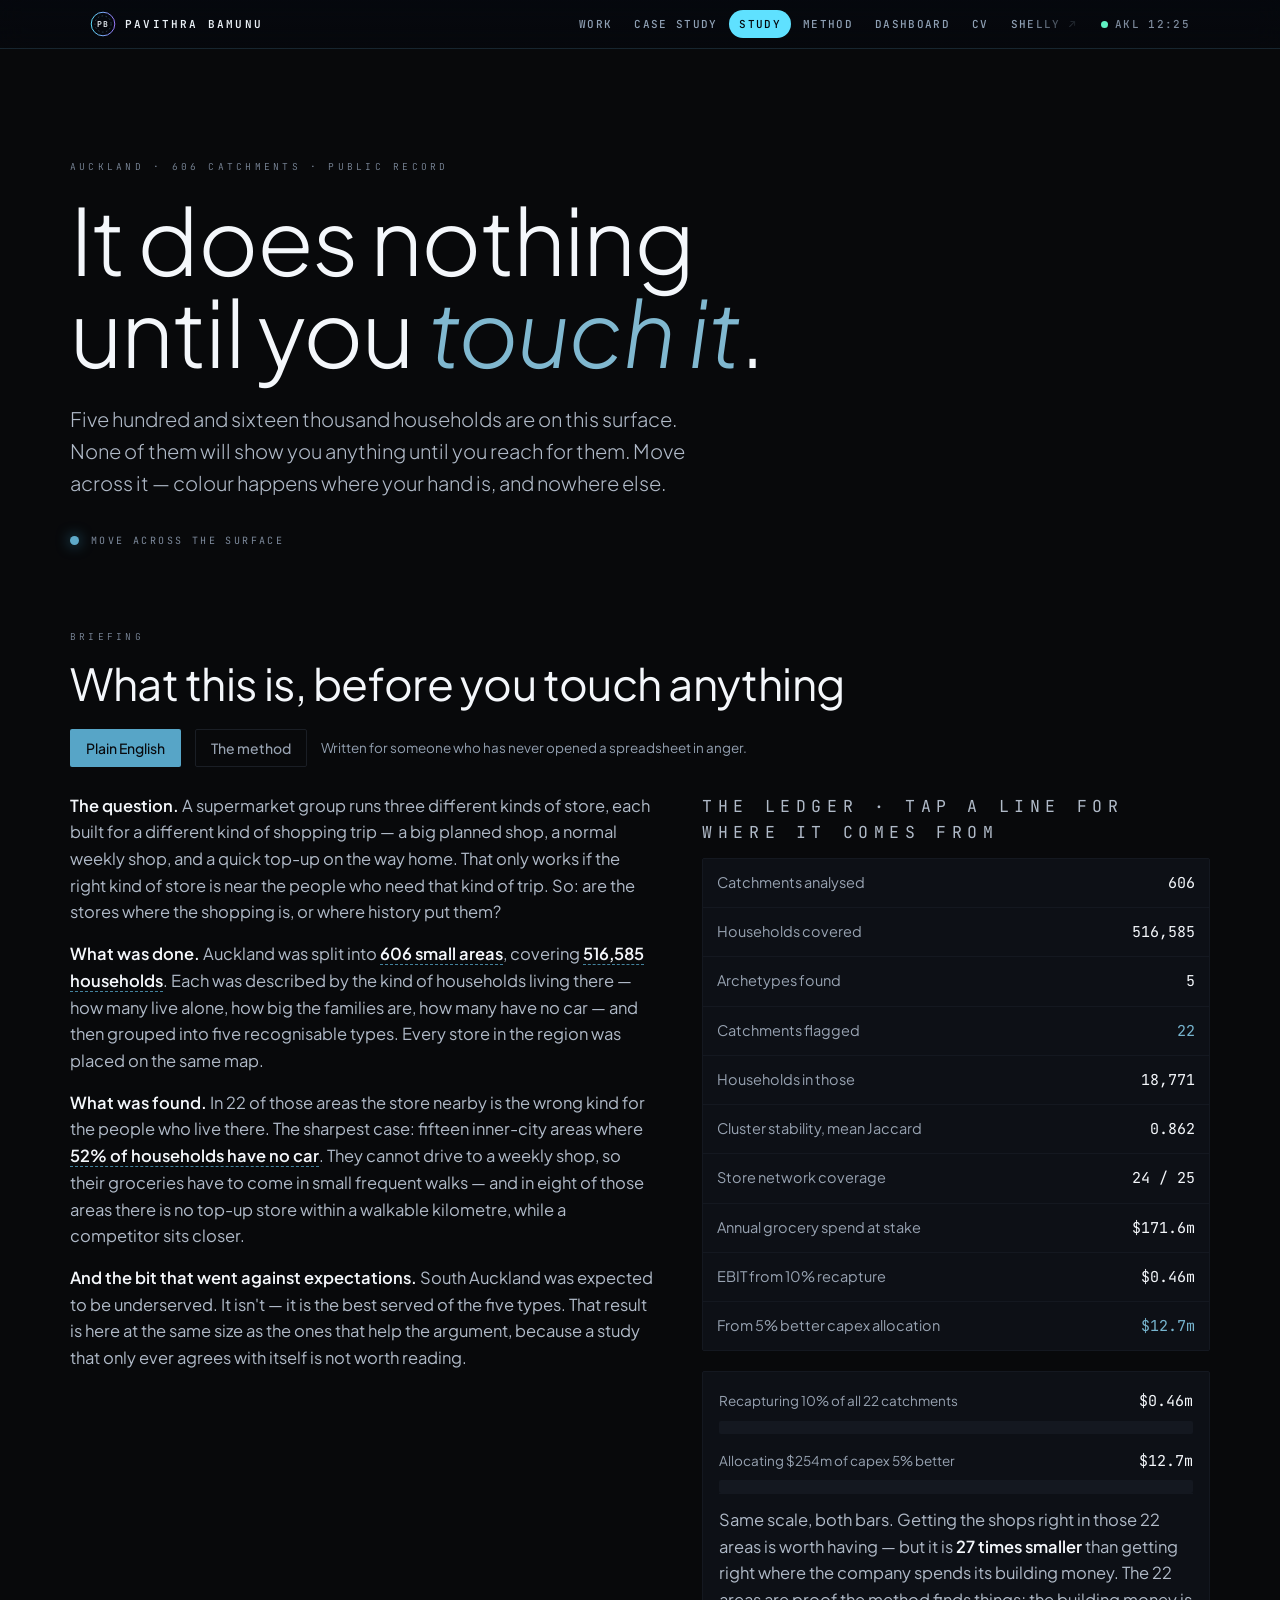
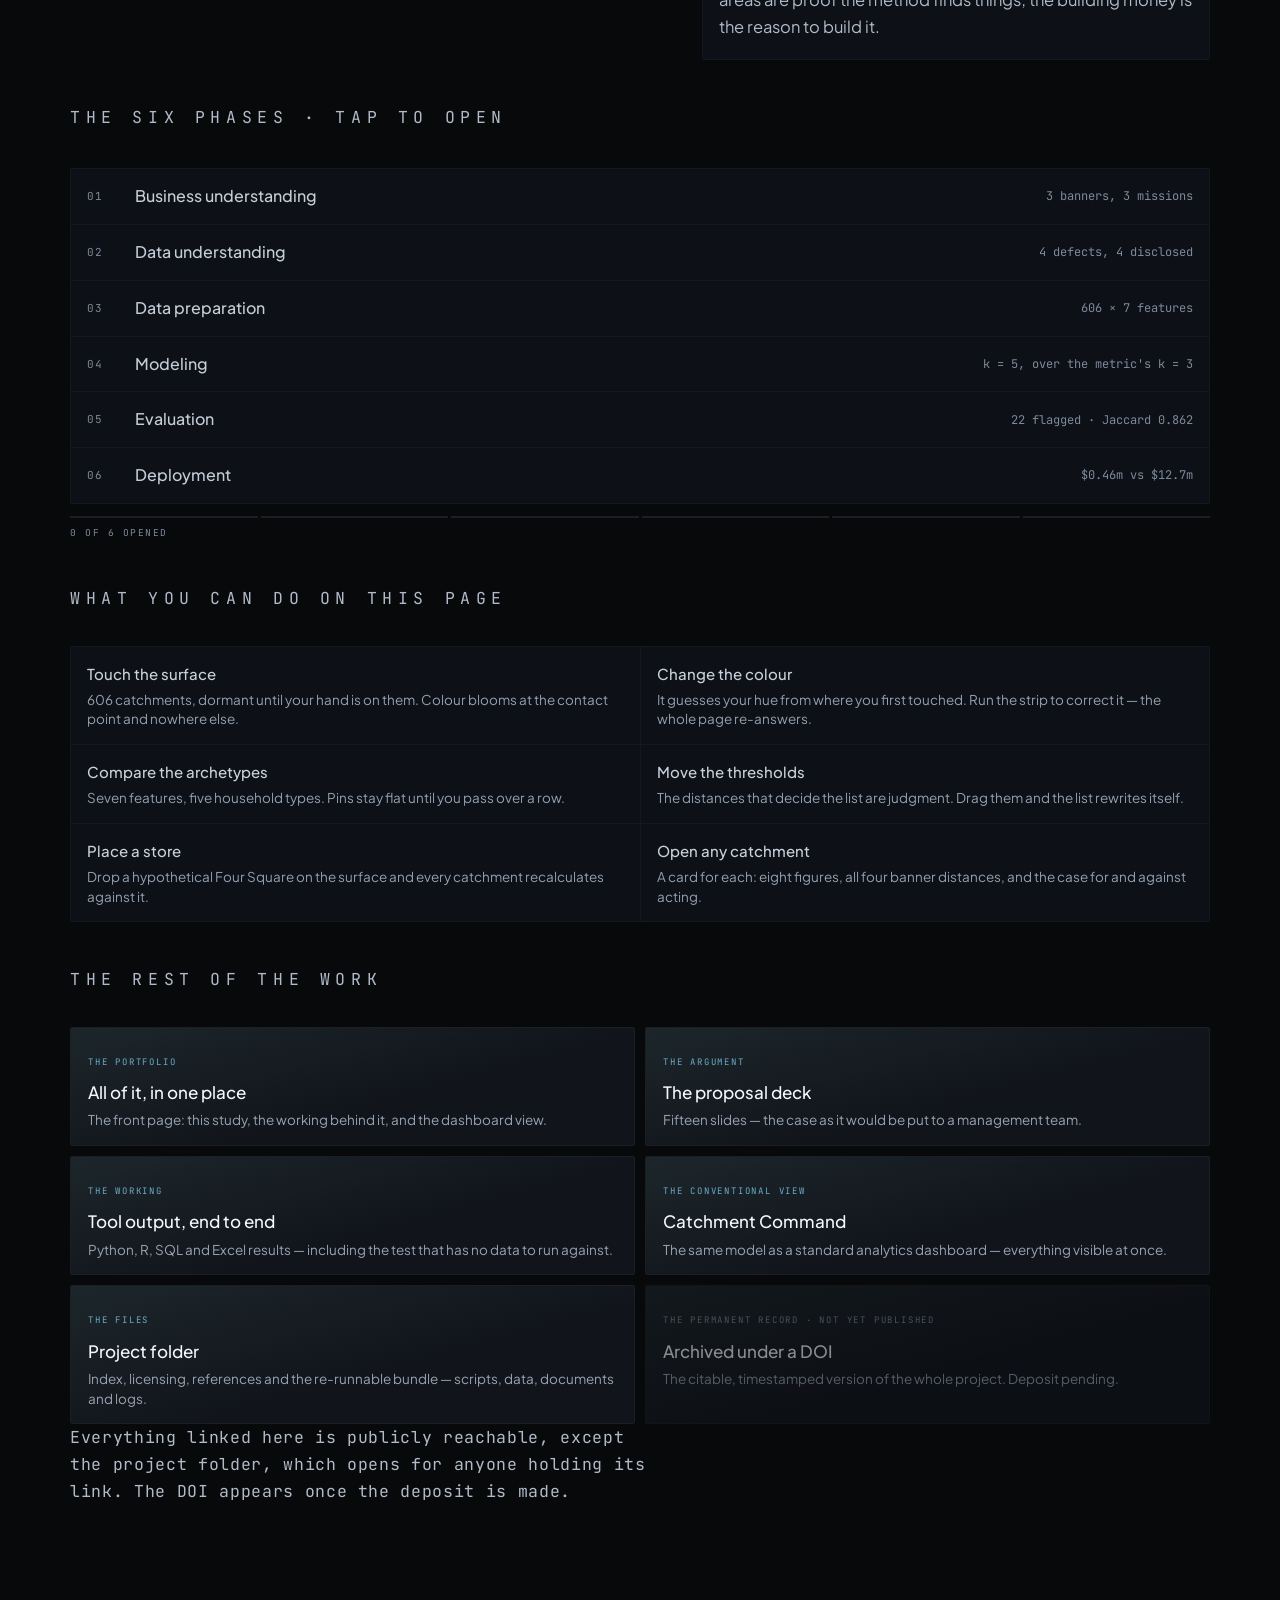
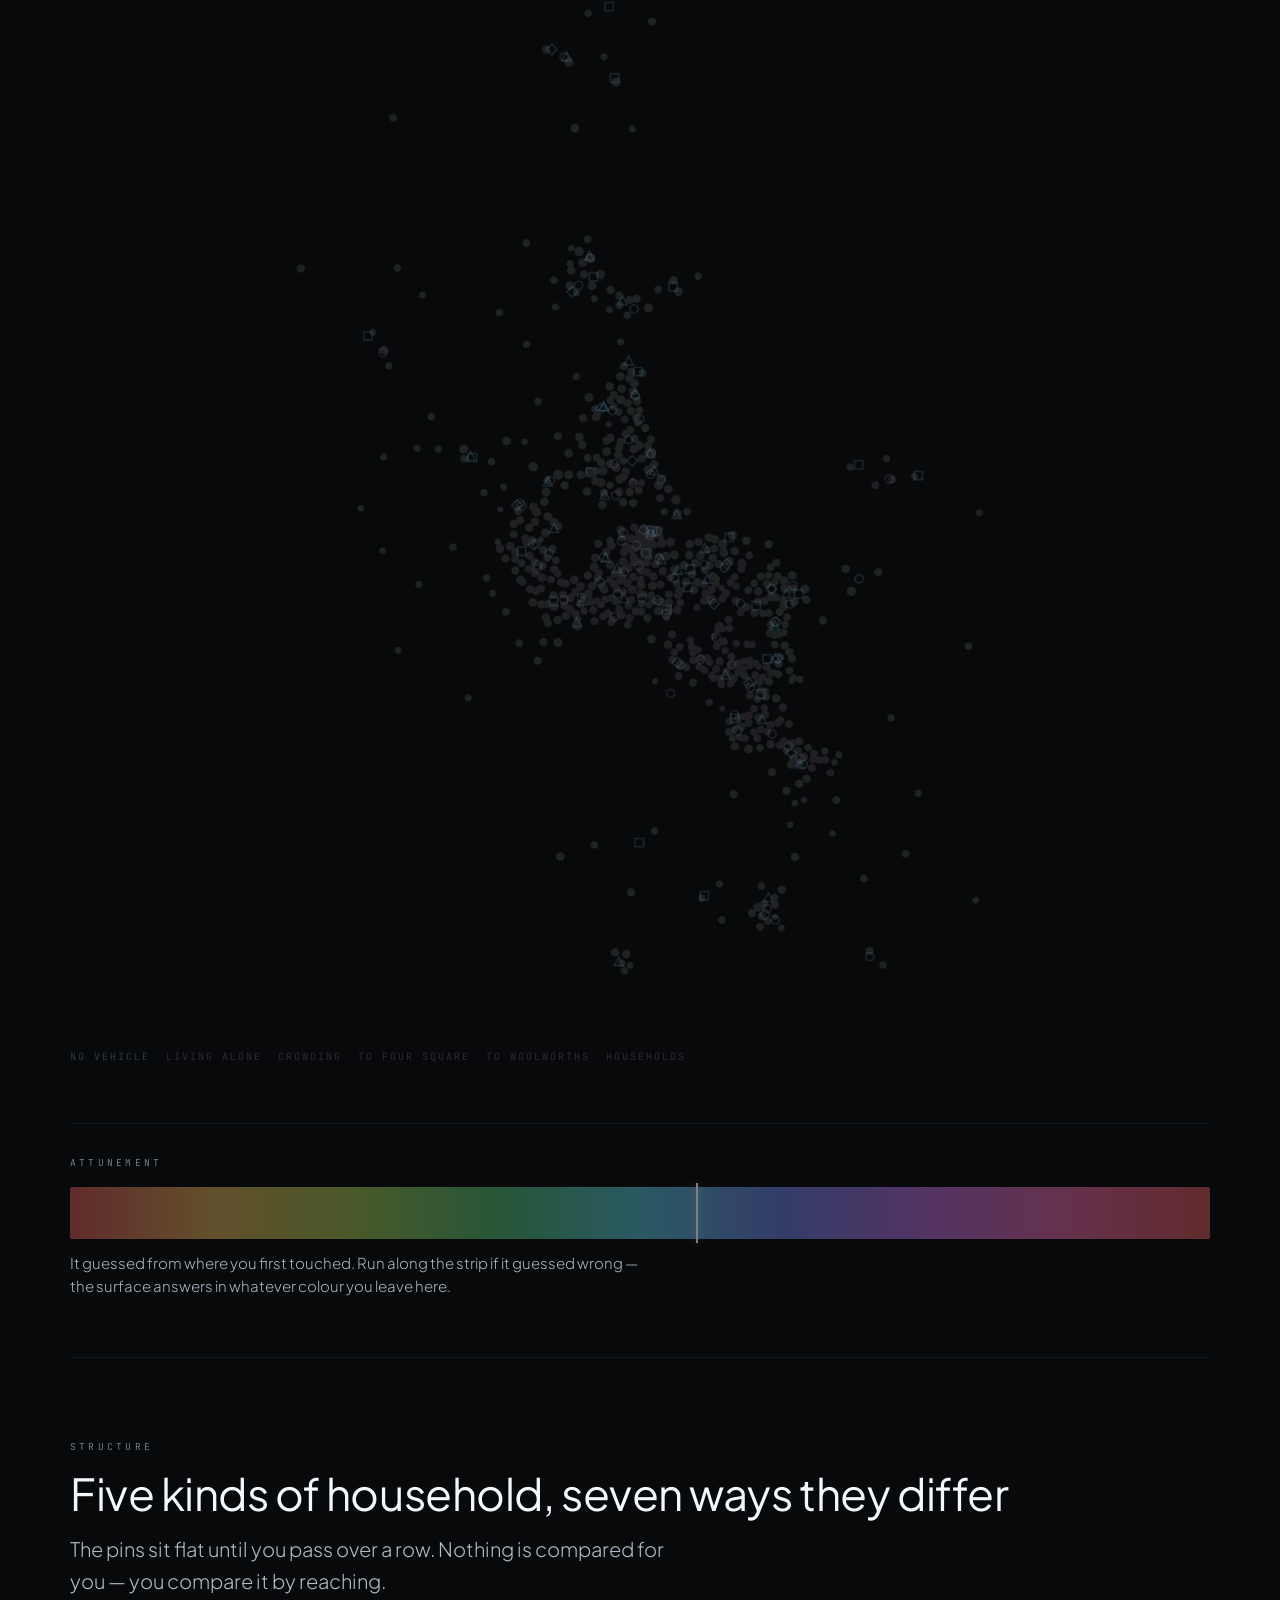
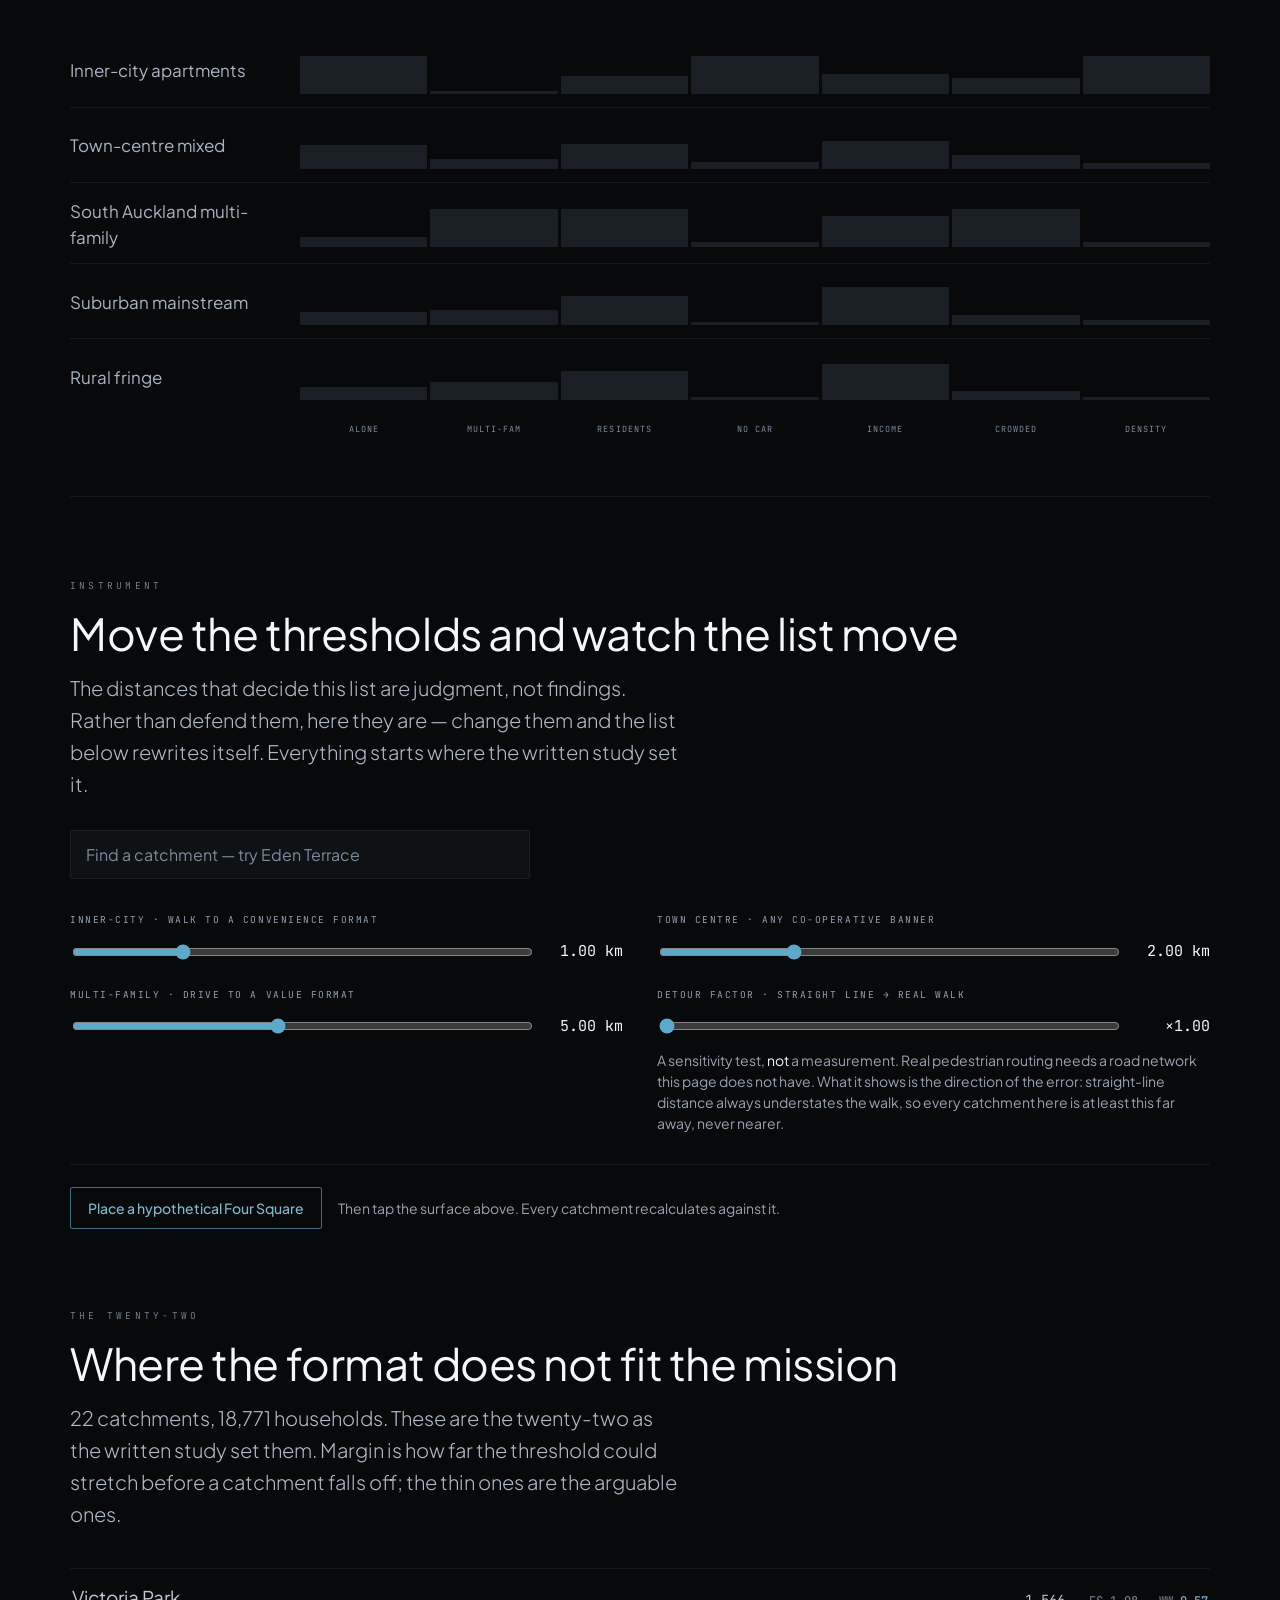
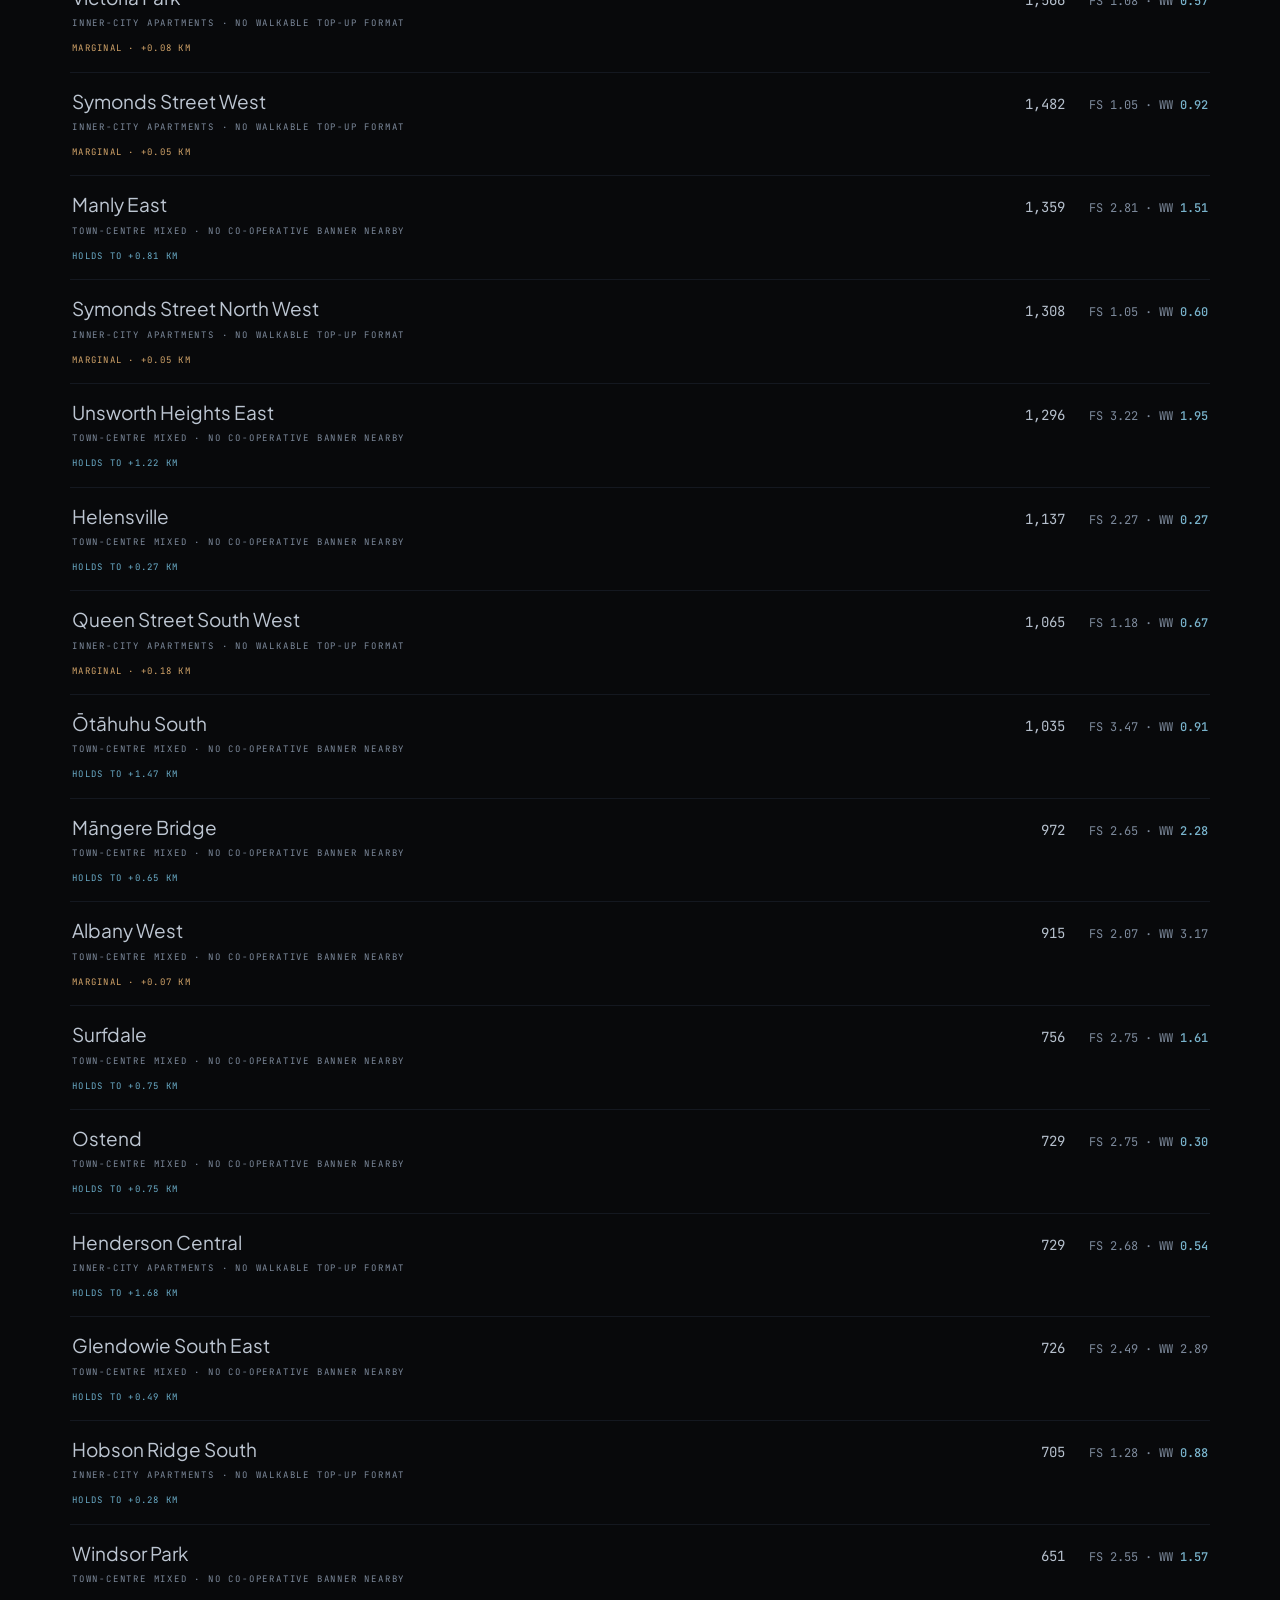
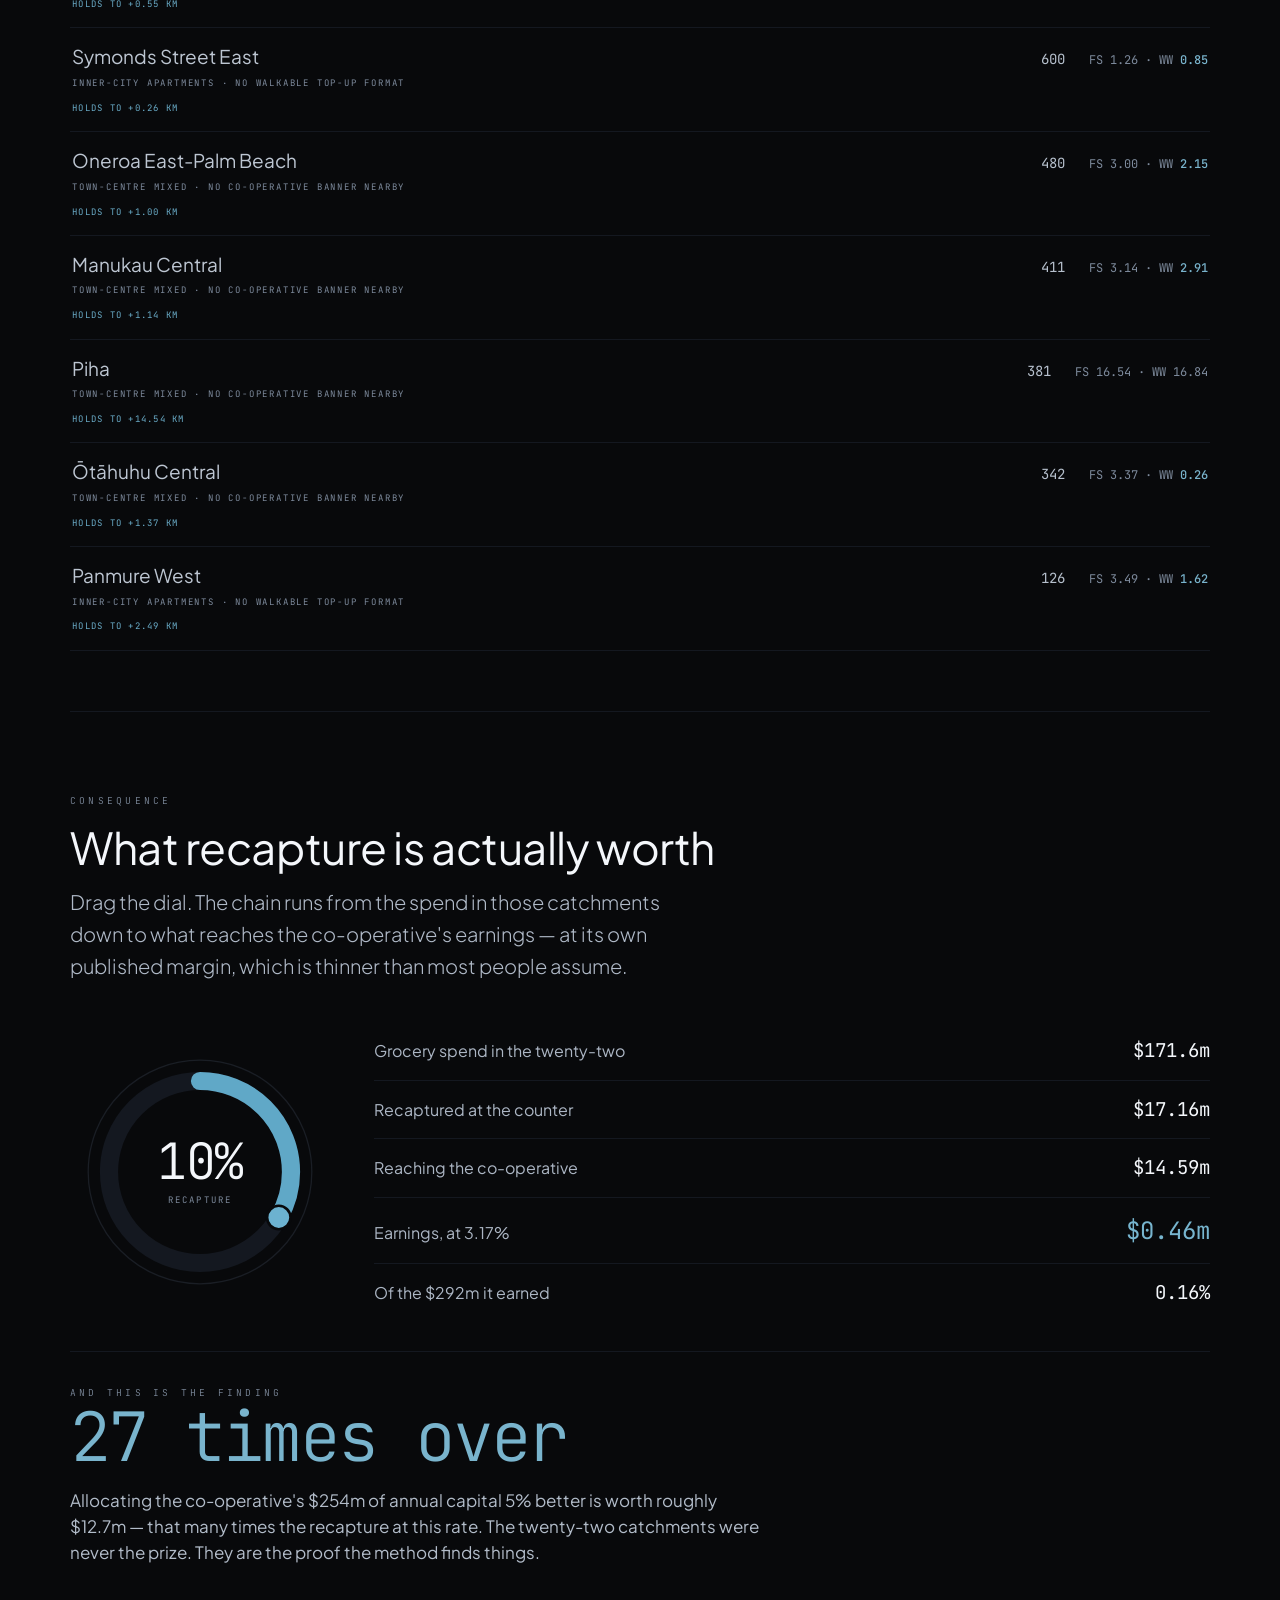
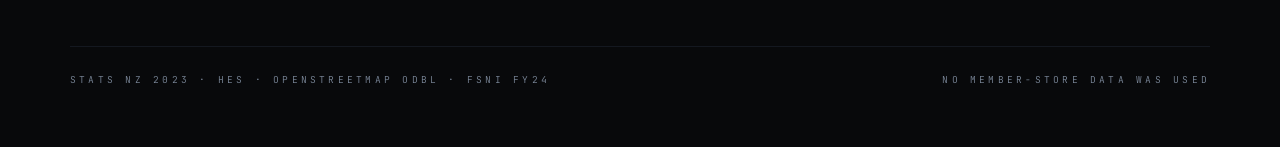
<file: catchment-slab.html>
<!doctype html>
<html lang="en" data-hud-bg="off">
<head>
<meta charset="utf-8">
<meta name="viewport" content="width=device-width, initial-scale=1, viewport-fit=cover">
<meta name="author" content="Pavithra Bamunu">
<meta name="description" content="Catchment Mission Fit — an interactive study of grocery store format against shopper mission across 606 Auckland catchments.">
<style>
:root{color-scheme:dark;padding-top:env(safe-area-inset-top,0px);padding-bottom:env(safe-area-inset-bottom,0px)}
body{margin:0}
img{max-width:100%}
[hidden]{display:none!important}
</style>
<title>The Catchment Slab</title>

<link rel="preconnect" href="https://fonts.googleapis.com">
<link rel="preconnect" href="https://fonts.gstatic.com" crossorigin>
<link rel="stylesheet" href="https://fonts.googleapis.com/css2?family=Plus+Jakarta+Sans:wght@200;300;400;500;600&family=JetBrains+Mono:wght@300;400;500&display=swap">

<style>
/* A surface, not a screen. Inert graphite until touched; colour is something
   that happens at the point of contact, never a theme painted over everything.
   Deliberately one visual world — painted explicitly so it holds anywhere. */
:root{
  --black:#08090b;
  --slab:#0d0f13;
  --slab-2:#111419;
  --etch:#1a1e25;
  --etch-2:#141820;
  --dust:#7d8a9c;
  --pale:#d8dfe9;
  --paler:#f4f7fb;
  --hue:198;
}
*{box-sizing:border-box}
html,body{background:var(--black)}
body{
  margin:0;padding-block:0 0;padding-inline:0;
  color:var(--pale);
  font-family:"Samsung Sans","SamsungOne","One UI Sans","Plus Jakarta Sans",system-ui,-apple-system,"Segoe UI",Roboto,sans-serif;
  font-size:17px;line-height:1.55;
  background:var(--black);
  -webkit-font-smoothing:antialiased;
  overflow-x:hidden;
}
.mono{font-family:"JetBrains Mono",ui-monospace,monospace}
.tag{
  font-family:"JetBrains Mono",monospace;font-size:9.5px;font-weight:300;
  letter-spacing:.34em;text-transform:uppercase;color:var(--dust);
}
.wrap{max-width:1180px;margin:0 auto;padding-inline:20px}

/* ---------- opening ---------- */
.open{min-height:62vh;display:flex;flex-direction:column;justify-content:center;padding-block:76px 30px}
h1{
  font-family:"Samsung Sans","SamsungOne","One UI Sans","Plus Jakarta Sans",system-ui,-apple-system,"Segoe UI",Roboto,sans-serif;
  font-size:clamp(42px,9vw,92px);font-weight:300;line-height:1.0;
  letter-spacing:-.02em;margin:18px 0 0;color:var(--paler);text-wrap:balance;
}
h1 em{font-style:italic;color:hsl(var(--hue) 46% 66%);transition:color .9s ease}
.lede{
  max-width:44ch;margin:26px 0 0;font-size:clamp(16px,2.3vw,20px);
  font-weight:300;color:#b0bac8;line-height:1.6;
}
.hint{
  margin-top:34px;display:flex;align-items:center;gap:12px;
  font-family:"JetBrains Mono",monospace;font-size:10px;letter-spacing:.24em;
  text-transform:uppercase;color:var(--dust);
}
.hint .bead{
  width:9px;height:9px;border-radius:50%;
  background:hsl(var(--hue) 50% 58%);
  box-shadow:0 0 14px hsl(var(--hue) 60% 52% / .7);
}
@media (prefers-reduced-motion:no-preference){
  .hint .bead{animation:breathe 3.4s ease-in-out infinite}
  @keyframes breathe{0%,100%{opacity:.35;transform:scale(.82)}50%{opacity:1;transform:scale(1)}}
}

/* ---------- the surface ---------- */
.surface{position:relative;margin:0 0 4px;background:var(--black);cursor:crosshair;touch-action:none}
canvas{display:block;width:100%;height:auto}
.spec{position:absolute;inset:0;pointer-events:none;opacity:0;transition:opacity .5s}
.surface.live .spec{opacity:1}

.readout{
  position:absolute;left:20px;bottom:20px;right:20px;
  display:flex;flex-wrap:wrap;align-items:flex-end;gap:10px 34px;
  pointer-events:none;opacity:0;transform:translateY(8px);
  transition:opacity .45s ease,transform .45s ease;
}
.readout.on{opacity:1;transform:none}
.ro-name{font-size:clamp(24px,4.4vw,42px);font-weight:300;line-height:1;color:var(--paler);letter-spacing:-.01em}
.ro-seg{font-family:"JetBrains Mono",monospace;font-size:10px;letter-spacing:.2em;
  text-transform:uppercase;color:hsl(var(--hue) 44% 62%);margin-top:7px}
.ro-fig{display:flex;flex-direction:column;gap:2px}
.ro-v{font-family:"JetBrains Mono",monospace;font-size:clamp(17px,2.8vw,25px);font-weight:400;
  color:var(--paler);font-variant-numeric:tabular-nums;line-height:1}
.ro-k{font-family:"JetBrains Mono",monospace;font-size:9px;letter-spacing:.2em;
  text-transform:uppercase;color:var(--dust)}

/* ---------- measures: dormant until the surface wakes ---------- */
.measures{
  display:flex;flex-wrap:wrap;gap:0 2px;padding:14px 0 0;
  opacity:.28;transition:opacity .6s ease;
}
.measures.woken{opacity:1}
.measures button{
  background:none;border:0;padding:8px 14px 8px 0;cursor:pointer;
  font-family:"JetBrains Mono",monospace;font-size:10px;letter-spacing:.2em;
  text-transform:uppercase;color:var(--dust);transition:color .3s;
}
.measures button:hover{color:var(--pale)}
.measures button[aria-pressed="true"]{color:hsl(var(--hue) 48% 66%)}
.measures button:focus-visible{outline:1px solid hsl(var(--hue) 44% 56%);outline-offset:3px}

/* ---------- attune ---------- */
.attune{margin:52px 0 0;padding:22px 0 0;border-top:1px solid var(--etch-2)}
.attune-strip{
  height:52px;border-radius:2px;margin-top:14px;cursor:crosshair;position:relative;
  background:linear-gradient(90deg,
    hsl(0 44% 52%),hsl(40 46% 52%),hsl(80 40% 48%),hsl(140 40% 46%),
    hsl(190 46% 52%),hsl(230 48% 58%),hsl(280 42% 56%),hsl(330 46% 56%),hsl(360 44% 52%));
  opacity:.5;transition:opacity .5s;touch-action:none;
}
.attune-strip:hover,.attune-strip:focus-visible{opacity:1;outline:none}
.attune-strip::after{
  content:"";position:absolute;top:-4px;bottom:-4px;width:2px;background:var(--paler);
  left:calc(var(--pos,55%) - 1px);box-shadow:0 0 10px rgba(255,255,255,.55);
}
.attune p{margin:12px 0 0;font-size:15px;color:#aab4c2;max-width:52ch;font-weight:300}

/* ---------- pin field ---------- */
.band{padding-block:72px 0;border-top:1px solid var(--etch-2);margin-top:60px}
h2{font-family:"Samsung Sans","SamsungOne","One UI Sans","Plus Jakarta Sans",system-ui,-apple-system,"Segoe UI",Roboto,sans-serif;font-size:clamp(27px,4.8vw,44px);font-weight:400;
  margin:14px 0 0;color:var(--paler);letter-spacing:-.01em;line-height:1.05}
.band .lede{margin-top:16px}

.pins{margin-top:38px;display:grid;gap:2px}
.pin-row{
  display:grid;grid-template-columns:minmax(120px,210px) 1fr;gap:20px;align-items:center;
  padding:13px 0;border-bottom:1px solid var(--etch-2);cursor:crosshair;
}
.pin-row:last-child{border-bottom:0}
.pin-name{font-size:17px;font-weight:400;color:#a9b4c2;transition:color .35s}
.pin-row.hot .pin-name{color:var(--paler)}
.pin-cells{display:flex;gap:3px;align-items:flex-end;height:46px}
.cellwrap{flex:1;display:flex;flex-direction:column;justify-content:flex-end;gap:5px;min-width:0}
.cell{width:100%;border-radius:1px;background:var(--etch);transition:height .5s cubic-bezier(.2,.9,.2,1),background .5s}
.cellwrap .cv{
  font-family:"JetBrains Mono",monospace;font-size:9.5px;color:var(--dust);
  text-align:center;opacity:0;transition:opacity .35s;white-space:nowrap;
  overflow:hidden;text-overflow:ellipsis;
}
.pin-row.hot .cv{opacity:1}
.pin-keys{display:grid;grid-template-columns:minmax(120px,210px) 1fr;gap:20px;margin-top:10px}
.pin-keys .ks{display:flex;gap:3px;min-width:0}
.pin-keys .ks span{flex:1;font-family:"JetBrains Mono",monospace;font-size:8.5px;
  letter-spacing:.12em;text-transform:uppercase;color:var(--dust);text-align:center;min-width:0;
  overflow:hidden;text-overflow:ellipsis;white-space:nowrap}

/* ---------- the twenty-two ---------- */
.roll{margin-top:38px;border-top:1px solid var(--etch-2)}
.roll-row{
  display:grid;grid-template-columns:1fr auto auto;gap:14px 24px;align-items:baseline;
  padding:14px 2px;border-bottom:1px solid var(--etch-2);cursor:crosshair;
  transition:background .35s,padding-left .35s;
}
.roll-row:hover,.roll-row:focus-within{background:hsl(var(--hue) 40% 50% / .07);padding-left:12px;outline:none}
.roll-name{font-size:19px;font-weight:400;color:#bdc6d2;transition:color .3s}
.roll-row:hover .roll-name{color:var(--paler)}
.roll-sub{font-family:"JetBrains Mono",monospace;font-size:9px;letter-spacing:.2em;
  text-transform:uppercase;color:var(--dust);margin-top:5px}
.roll-n{font-family:"JetBrains Mono",monospace;font-size:14px;color:#b6c0cd;font-variant-numeric:tabular-nums;text-align:right}
.roll-d{font-family:"JetBrains Mono",monospace;font-size:12px;color:var(--dust);
  font-variant-numeric:tabular-nums;text-align:right;min-width:112px}
.roll-d b{color:hsl(var(--hue) 46% 64%);font-weight:500}

/* ---------- dial ---------- */
.dial-grid{display:grid;grid-template-columns:auto minmax(0,1fr);gap:44px;align-items:center;margin-top:40px}
.dial{position:relative;width:260px;height:260px;max-width:100%;cursor:ns-resize;touch-action:none}
.dial svg{display:block;width:100%;height:100%}
.dial-mid{position:absolute;inset:0;display:flex;flex-direction:column;align-items:center;justify-content:center;pointer-events:none}
.dial-pct{font-family:"JetBrains Mono",monospace;font-size:50px;font-weight:300;color:var(--paler);letter-spacing:-.03em;line-height:1}
.dial-cap{font-family:"JetBrains Mono",monospace;font-size:9px;letter-spacing:.24em;text-transform:uppercase;color:var(--dust);margin-top:8px}
.chain{display:grid;gap:0}
.link{display:grid;grid-template-columns:1fr auto;gap:16px;align-items:baseline;
  padding:14px 0;border-bottom:1px solid var(--etch-2)}
.link:last-child{border-bottom:0}
.link .lk{font-size:16px;font-weight:400;color:#acb6c4}
.link .lv{font-family:"JetBrains Mono",monospace;font-size:19px;color:var(--paler);font-variant-numeric:tabular-nums}
.link.key .lv{color:hsl(var(--hue) 48% 64%);font-size:24px}
.verdict{margin-top:30px;padding:24px 0 0;border-top:1px solid var(--etch-2)}
.verdict .num{font-family:"JetBrains Mono",monospace;font-size:clamp(40px,8vw,68px);
  font-weight:300;color:hsl(var(--hue) 46% 64%);letter-spacing:-.04em;line-height:1}
.verdict p{margin:16px 0 0;max-width:58ch;font-size:17px;font-weight:400;color:#b2bcc9}

/* ---------- briefing ---------- */
.modes{display:flex;flex-wrap:wrap;align-items:center;gap:10px 14px;margin-top:22px}
.mode{
  background:none;border:1px solid var(--etch);border-radius:2px;color:#98a3b2;
  font-family:inherit;font-size:14px;font-weight:500;padding:9px 15px;cursor:pointer;
  transition:all .22s;
}
.mode:hover{border-color:hsl(var(--hue) 34% 40%);color:#c4cdd8}
.mode[aria-pressed="true"]{background:hsl(var(--hue) 50% 56%);border-color:transparent;color:#080a0e}
.mode:focus-visible{outline:2px solid hsl(var(--hue) 46% 54%);outline-offset:2px}
.mhint{font-size:13.5px;color:#93a0b1;line-height:1.45;max-width:44ch}

.brief{padding-block:10px 56px}
.brief .grid{display:grid;grid-template-columns:minmax(0,1.15fr) minmax(0,1fr);gap:34px 48px;margin-top:26px}
.brief p{font-size:16.5px;font-weight:400;line-height:1.62;color:#b0bac8;margin:0 0 15px;max-width:58ch}
.brief p b{color:var(--paler);font-weight:600}
.brief p:last-child{margin-bottom:0}

.ledger{display:grid;gap:1px;background:var(--etch-2);border:1px solid var(--etch-2);border-radius:2px}
.led{padding:12px 14px;background:#0d1016;cursor:pointer;transition:background .25s}
.led:hover{background:#12161f}
.led[aria-expanded="true"]{background:hsl(var(--hue) 24% 50% / .11)}
.led-top{display:grid;grid-template-columns:1fr auto;gap:14px;align-items:baseline}
.led .lk{font-size:14.5px;color:#98a3b2}
.led[aria-expanded="true"] .lk{color:#c4cdd8}
.led .lv{font-family:"JetBrains Mono",monospace;font-size:15px;color:var(--paler);font-variant-numeric:tabular-nums}
.led .lv.hl{color:hsl(var(--hue) 48% 64%)}
.led-note{display:none;margin-top:9px;font-size:13.5px;line-height:1.52;color:#9aa5b3;max-width:48ch}
.led[aria-expanded="true"] .led-note{display:block}

/* the comparison, drawn rather than asserted */
.lever{margin-top:20px;padding:18px 16px;background:#0d1016;border:1px solid var(--etch-2);border-radius:2px}
.lev-row{margin-bottom:16px}
.lev-row:last-of-type{margin-bottom:0}
.lev-head{display:flex;justify-content:space-between;align-items:baseline;gap:12px;margin-bottom:7px}
.lev-k{font-size:13.5px;color:#98a3b2}
.lev-v{font-family:"JetBrains Mono",monospace;font-size:15px;color:var(--paler);font-variant-numeric:tabular-nums}
.lev-track{height:13px;background:var(--etch-2);border-radius:2px;overflow:hidden}
.lev-fill{height:100%;border-radius:2px;width:0;transition:width 1.1s cubic-bezier(.16,.9,.2,1)}
.lev-fill.small{background:#5d7186}
.lev-fill.big{background:hsl(var(--hue) 50% 56%)}
.lev-foot{margin-top:14px;padding-top:13px;border-top:1px solid var(--etch-2);
  font-size:13.5px;color:#9aa5b3;line-height:1.5}
.lev-foot b{color:hsl(var(--hue) 48% 66%);font-weight:600}

.gtip{
  position:fixed;z-index:90;pointer-events:none;opacity:0;transition:opacity .16s;
  background:#10141c;border:1px solid hsl(var(--hue) 32% 34%);border-radius:3px;
  padding:11px 13px;max-width:290px;font-size:13.5px;line-height:1.5;color:#c4cdd8;
  box-shadow:0 14px 40px rgba(0,0,0,.7);
}
.gtip.on{opacity:1}
.gtip b{display:block;color:hsl(var(--hue) 48% 66%);font-weight:600;margin-bottom:5px;
  font-family:"JetBrains Mono",monospace;font-size:11.5px;letter-spacing:.04em}

/* figures inside the prose that answer back */
.gloss{
  color:var(--paler);font-weight:600;cursor:help;
  border-bottom:1px dashed hsl(var(--hue) 40% 44%);
}
.gloss:hover,.gloss:focus{border-bottom-color:hsl(var(--hue) 52% 62%);outline:none}

/* how far through the phases you are */
.ph-rail{display:flex;gap:3px;margin:12px 0 0}
.ph-rail i{flex:1;height:2px;background:var(--etch);transition:background .4s}
.ph-rail i.seen{background:hsl(var(--hue) 48% 56%)}
.ph-count{font-family:"JetBrains Mono",monospace;font-size:9.5px;letter-spacing:.16em;
  text-transform:uppercase;color:var(--dust);margin-top:8px;display:block}

/* phases */
.phases{margin-top:38px;display:grid;gap:1px;background:var(--etch-2);
  border:1px solid var(--etch-2);border-radius:2px;overflow:hidden}
.ph{background:#0d1016;cursor:pointer;transition:background .3s}
.ph:hover{background:#12161f}
.ph[aria-expanded="true"]{background:hsl(var(--hue) 24% 50% / .10)}
.ph-head{display:grid;grid-template-columns:34px 1fr auto;gap:14px;align-items:center;padding:15px 16px}
.ph-n{font-family:"JetBrains Mono",monospace;font-size:11px;color:var(--dust);letter-spacing:.1em}
.ph[aria-expanded="true"] .ph-n{color:hsl(var(--hue) 48% 62%)}
.ph-t{font-size:16px;font-weight:500;color:#c4cdd8}
.ph[aria-expanded="true"] .ph-t{color:var(--paler)}
.ph-k{font-family:"JetBrains Mono",monospace;font-size:12px;color:var(--dust);
  font-variant-numeric:tabular-nums;text-align:right;white-space:nowrap}
.ph-body{display:none;padding:0 16px 18px 64px}
.ph[aria-expanded="true"] .ph-body{display:block}
.ph-body p{font-size:15px;line-height:1.55;color:#a8b3c1;margin:0 0 10px;max-width:62ch}
.ph-body p:last-child{margin:0}
.ph-body em{color:hsl(var(--hue) 44% 66%);font-style:normal}

/* what you can do */
.doable{margin-top:34px;display:grid;grid-template-columns:repeat(2,1fr);gap:1px;
  background:var(--etch-2);border:1px solid var(--etch-2);border-radius:2px;overflow:hidden}
.do{display:block;background:#0d1016;padding:15px 16px;text-decoration:none;transition:background .25s}
.do:hover,.do:focus-visible{background:hsl(var(--hue) 30% 50% / .13);outline:none}
.do b{display:block;font-size:15px;font-weight:500;color:#c8d1dc;margin-bottom:5px}
.do span{display:block;font-size:13.5px;color:#93a0b1;line-height:1.45}

/* routes out */
.routes{margin-top:34px;display:grid;grid-template-columns:repeat(2,1fr);gap:10px}
.route{
  display:block;padding:17px 17px 15px;text-decoration:none;
  background:linear-gradient(165deg,hsl(var(--hue) 20% 14%),#11141b 60%);
  border:1px solid var(--etch);border-radius:2px;transition:border-color .25s,transform .25s;
}
.route:hover,.route:focus-visible{border-color:hsl(var(--hue) 36% 40%);transform:translateY(-1px);outline:none}
.route .rk{font-family:"JetBrains Mono",monospace;font-size:9px;letter-spacing:.2em;
  text-transform:uppercase;color:hsl(var(--hue) 44% 60%)}
.route .rt{display:block;font-size:17px;font-weight:500;color:var(--paler);margin:8px 0 5px}
.route .rd{display:block;font-size:13.5px;color:#98a3b2;line-height:1.45}
.route.off{opacity:.55;pointer-events:none}
.route.off .rk{color:var(--dust)}
.privnote{margin-top:14px;font-family:"JetBrains Mono",monospace;font-size:10.5px;
  line-height:1.7;letter-spacing:.04em;color:#8e9bad;max-width:70ch}

@media (max-width:820px){
  .brief .grid{grid-template-columns:1fr;gap:26px}
  .doable,.routes{grid-template-columns:1fr}
  .ph-body{padding-left:16px}
}

/* ---------- instrument ---------- */
.band.tight{padding-block:44px 0;border-top:0;margin-top:26px}
.finder{position:relative;margin-top:30px;max-width:460px}
.finder input{
  width:100%;background:hsl(var(--hue) 18% 50% / .07);border:1px solid var(--etch);
  border-radius:2px;padding:13px 15px;color:var(--paler);
  font-family:inherit;font-size:16px;font-weight:400;
}
.finder input::placeholder{color:var(--dust)}
.finder input:focus{outline:none;border-color:hsl(var(--hue) 44% 46%);
  background:hsl(var(--hue) 26% 52% / .12)}
.hits{
  position:absolute;left:0;right:0;top:calc(100% + 4px);z-index:30;
  background:#141821;border:1px solid hsl(var(--hue) 28% 30%);border-radius:2px;
  overflow:hidden;display:none;
}
.hits.on{display:block}
.hits button{
  display:block;width:100%;text-align:left;background:none;border:0;cursor:pointer;
  padding:11px 15px;color:#c4cdd8;font-family:inherit;font-size:15px;
  border-bottom:1px solid var(--etch-2);
}
.hits button:last-child{border-bottom:0}
.hits button:hover,.hits button:focus{background:hsl(var(--hue) 40% 50% / .16);color:var(--paler);outline:none}
.hits button small{display:block;font-family:"JetBrains Mono",monospace;font-size:9.5px;
  letter-spacing:.16em;text-transform:uppercase;color:var(--dust);margin-top:4px}

.knobs{display:grid;grid-template-columns:1fr 1fr;gap:22px 34px;margin-top:34px}
.knob label{display:block;font-family:"JetBrains Mono",monospace;font-size:9.5px;
  letter-spacing:.16em;text-transform:uppercase;color:#93a0b1;margin-bottom:10px}
.kr{display:flex;align-items:center;gap:14px}
.kr input[type=range]{flex:1;accent-color:hsl(var(--hue) 50% 58%);height:24px}
.kv{font-family:"JetBrains Mono",monospace;font-size:15px;color:var(--paler);
  min-width:74px;text-align:right;font-variant-numeric:tabular-nums}
.knote{grid-column:1/-1;margin:10px 0 0;font-size:14px;line-height:1.5;color:#98a3b2;max-width:64ch}
.knote em{color:var(--paler);font-style:normal}

.place{display:flex;flex-wrap:wrap;align-items:center;gap:12px 16px;margin-top:30px;
  padding-top:22px;border-top:1px solid var(--etch-2)}
.ghost{
  background:none;border:1px solid hsl(var(--hue) 34% 38%);border-radius:2px;
  color:hsl(var(--hue) 46% 66%);font-family:inherit;font-size:14px;font-weight:500;
  padding:11px 17px;cursor:pointer;transition:all .2s;
}
.ghost:hover{background:hsl(var(--hue) 44% 50% / .14)}
.ghost[aria-pressed="true"]{background:hsl(var(--hue) 50% 56%);color:#080a0e;border-color:transparent}
.ghost.quiet{border-color:var(--etch);color:#93a0b1}
.ghost:focus-visible{outline:2px solid hsl(var(--hue) 46% 54%);outline-offset:2px}
.ptxt{font-size:14px;color:#98a3b2;max-width:46ch;line-height:1.45}

.margin{
  font-family:"JetBrains Mono",monospace;font-size:9px;letter-spacing:.14em;
  text-transform:uppercase;margin-top:5px;display:inline-block;
}
.margin.thin{color:#d2a469}
.margin.solid{color:hsl(var(--hue) 46% 60%)}
.dropped{opacity:.42}

/* ---------- the card ---------- */
.scrim{
  position:fixed;inset:0;z-index:80;background:rgba(4,5,7,.86);
  backdrop-filter:blur(7px);opacity:0;pointer-events:none;transition:opacity .38s ease;
}
.scrim.on{opacity:1;pointer-events:auto}
.card{
  position:fixed;z-index:81;left:50%;top:50%;transform:translate(-50%,-46%) scale(.985);
  width:min(680px,calc(100vw - 32px));max-height:min(86vh,860px);overflow-y:auto;
  background:linear-gradient(170deg,hsl(var(--hue) 20% 15%),#141821 52%);
  border:1px solid hsl(var(--hue) 32% 34%);border-radius:3px;
  padding:30px 26px 26px;opacity:0;pointer-events:none;
  transition:opacity .38s ease,transform .38s cubic-bezier(.2,.85,.25,1);
  box-shadow:0 30px 90px rgba(0,0,0,.72), 0 0 0 1px rgba(255,255,255,.02);
}
.card.on{opacity:1;transform:translate(-50%,-50%) scale(1);pointer-events:auto}
.card-x{
  position:absolute;top:14px;right:14px;width:34px;height:34px;border:0;border-radius:50%;
  background:none;color:var(--dust);font-size:19px;line-height:1;cursor:pointer;
}
.card-x:hover{color:var(--paler)}
.card-x:focus-visible{outline:1px solid hsl(var(--hue) 44% 54%);outline-offset:2px}
.card h3{
  font-weight:500;
  font-family:"Samsung Sans","SamsungOne","One UI Sans","Plus Jakarta Sans",system-ui,-apple-system,"Segoe UI",Roboto,sans-serif;font-weight:300;
  font-size:clamp(26px,5.6vw,38px);margin:0;color:var(--paler);line-height:1.08;letter-spacing:-.015em;
}
.card .csub{
  font-family:"JetBrains Mono",monospace;font-size:9.5px;letter-spacing:.2em;text-transform:uppercase;
  color:hsl(var(--hue) 44% 62%);margin-top:9px;
}
.card .trigger{
  margin:20px 0 0;padding:13px 15px;border-left:2px solid hsl(var(--hue) 48% 54%);
  background:hsl(var(--hue) 36% 50% / .08);font-size:16px;font-weight:300;color:#d6dde6;line-height:1.5;
}
.figs{display:grid;grid-template-columns:repeat(4,1fr);gap:2px;margin:22px 0 0}
.fig{padding:11px 10px;background:hsl(var(--hue) 22% 56% / .10);border-radius:2px}
.fig .fv{font-family:"JetBrains Mono",monospace;font-size:16px;color:var(--paler);
  font-variant-numeric:tabular-nums;line-height:1.1}
.fig .fk{font-family:"JetBrains Mono",monospace;font-size:9px;letter-spacing:.14em;
  text-transform:uppercase;color:#93a0b1;margin-top:6px;line-height:1.3}

.dists{display:grid;grid-template-columns:repeat(4,1fr);gap:2px;margin-top:2px}
.dist{padding:11px 10px;border-radius:2px;background:hsl(var(--hue) 22% 56% / .10)}
.dist.near{background:hsl(var(--hue) 44% 50% / .17)}
.dist.rival{background:rgba(124,135,152,.14)}
.dist .dv{font-family:"JetBrains Mono",monospace;font-size:16px;color:var(--paler);font-variant-numeric:tabular-nums}
.dist .dk{font-family:"JetBrains Mono",monospace;font-size:9px;letter-spacing:.14em;
  text-transform:uppercase;color:#93a0b1;margin-top:6px}

.cols{display:grid;grid-template-columns:1fr 1fr;gap:24px;margin-top:26px}
.col h4{font-family:"JetBrains Mono",monospace;font-size:9.5px;letter-spacing:.2em;
  text-transform:uppercase;margin:0 0 12px;font-weight:400}
.col.pro h4{color:hsl(var(--hue) 46% 62%)}
.col.con h4{color:#d2a469}
.col ul{list-style:none;margin:0;padding:0;display:grid;gap:11px}
.col li{font-size:15px;font-weight:300;line-height:1.48;color:#c4cdd8;padding-left:15px;position:relative}
.col li::before{content:"";position:absolute;left:0;top:9px;width:5px;height:5px;border-radius:50%}
.col.pro li::before{background:hsl(var(--hue) 48% 56%)}
.col.con li::before{background:#d2a469}
.card .caveat{
  margin-top:24px;padding-top:16px;border-top:1px solid var(--etch-2);
  font-family:"JetBrains Mono",monospace;font-size:10px;line-height:1.7;
  letter-spacing:.05em;color:#8e9bad;
}

/* dial handle */
#dial-knob{fill:hsl(var(--hue) 52% 62%);stroke:#08090b;stroke-width:2}

footer{margin-top:80px;padding:26px 0 60px;border-top:1px solid var(--etch-2)}
.fgrid{display:flex;flex-wrap:wrap;gap:8px 30px;justify-content:space-between}

@media (max-width:820px){
  .knobs{grid-template-columns:1fr;gap:20px}
  .cols{grid-template-columns:1fr;gap:20px}
  .figs{grid-template-columns:repeat(2,1fr)}
  .dists{grid-template-columns:repeat(2,1fr)}
  .card{padding:26px 18px 22px}
  .dial-grid{grid-template-columns:1fr;gap:30px;justify-items:center}
  .pin-row,.pin-keys{grid-template-columns:96px 1fr;gap:12px}
  .roll-row{grid-template-columns:1fr auto}
  .roll-d{grid-column:1 / -1;text-align:left;min-width:0}
  .readout{left:14px;right:14px;bottom:14px;gap:8px 22px}
}
</style>

<style>
/* ---------- loading sequence (ported from the Shelly build) ----------
   Narrates what is actually being prepared instead of spinning. Removes
   itself on a CSS timer as well as in script, so a JS fault can never
   leave the page behind a curtain. */
#pb-boot{position:fixed;inset:0;z-index:200;background:var(--black);display:grid;
  place-items:center;padding:24px;font-family:"Samsung Sans","SamsungOne","One UI Sans","Plus Jakarta Sans",system-ui,sans-serif;
  transition:opacity .55s ease,visibility .55s;
  animation:pb-failsafe 0s linear 8s forwards}
#pb-boot.pb-done{opacity:0;visibility:hidden;pointer-events:none}
@keyframes pb-failsafe{to{opacity:0;visibility:hidden;pointer-events:none}}
.pb-in{width:min(560px,100%)}
.pb-tag{font-family:"JetBrains Mono",ui-monospace,monospace;font-size:10px;letter-spacing:.3em;text-transform:uppercase;
  color:var(--dust);display:block}
.pb-orb{display:flex;gap:7px;margin-top:22px}
/* The slab is inert graphite until it is touched, so the loader stays
   colourless too. The first colour on this page arrives on the last line —
   which is the page telling you what it wants you to do. */
.pb-orb i{width:9px;height:9px;border-radius:50%;background:var(--dust);opacity:.25;
  animation:pb-pulse 1.2s infinite ease-in-out}
.pb-orb i:nth-child(2){animation-delay:.18s}
.pb-orb i:nth-child(3){animation-delay:.36s}
@keyframes pb-pulse{0%,100%{opacity:.2;transform:scale(.85)}50%{opacity:1;transform:scale(1)}}
#pb-log{font-family:"JetBrains Mono",ui-monospace,monospace;font-size:12.5px;line-height:1.9;color:var(--pale);
  white-space:pre-wrap;min-height:190px;margin:18px 0 0}
#pb-log .pb-ok{color:hsl(var(--hue) 70% 62%)}
.pb-skip{background:none;border:1px solid var(--etch);color:var(--dust);border-radius:3px;
  padding:6px 14px;font-family:"JetBrains Mono",ui-monospace,monospace;font-size:11px;letter-spacing:.1em;cursor:pointer}
.pb-skip:hover,.pb-skip:focus-visible{border-color:hsl(var(--hue) 70% 62%);color:var(--pale);outline:none}
@media (max-width:480px){ #pb-log{font-size:11.5px;min-height:170px} }
@media (prefers-reduced-motion:reduce){
  #pb-boot{animation-delay:1.2s}
  .pb-orb i{animation:none;opacity:.7}
}
</style>
<link rel="stylesheet" href="assets/hud.css">
</head>
<body>

<div id="pb-boot" role="status" aria-live="polite">
  <div class="pb-in">
    <span class="pb-tag">Catchment Mission Fit · interactive study</span>
    <div class="pb-orb" aria-hidden="true"><i></i><i></i><i></i></div>
    <pre id="pb-log"></pre>
    <button id="pb-skip" class="pb-skip" type="button">Skip</button>
  </div>
</div>

<div class="wrap">
  <section class="open">
    <span class="tag">Auckland · 606 catchments · public record</span>
    <h1>It does nothing<br>until you <em>touch it</em>.</h1>
    <p class="lede">Five hundred and sixteen thousand households are on this surface. None of them will show you anything until you reach for them. Move across it — colour happens where your hand is, and nowhere else.</p>
    <div class="hint"><span class="bead"></span><span id="hint-txt">move across the surface</span></div>
  </section>

  <section class="brief">
    <span class="tag">briefing</span>
    <h2>What this is, before you touch anything</h2>
    <div class="modes" role="group" aria-label="Reading level">
      <button id="m-plain" class="mode" type="button" aria-pressed="true">Plain English</button>
      <button id="m-tech" class="mode" type="button" aria-pressed="false">The method</button>
      <span class="mhint" id="mhint">Written for someone who has never opened a spreadsheet in anger.</span>
    </div>

    <div class="grid">
      <div id="brief-text"></div>
      <div>
        <p class="tag" style="display:block;margin-bottom:12px">the ledger · tap a line for where it comes from</p>
        <div class="ledger" id="ledger"></div>

        <div class="lever">
          <div class="lev-row">
            <div class="lev-head"><span class="lev-k">Recapturing 10% of all 22 catchments</span><span class="lev-v">$0.46m</span></div>
            <div class="lev-track"><i class="lev-fill small" id="lev-a"></i></div>
          </div>
          <div class="lev-row">
            <div class="lev-head"><span class="lev-k">Allocating $254m of capex 5% better</span><span class="lev-v">$12.7m</span></div>
            <div class="lev-track"><i class="lev-fill big" id="lev-b"></i></div>
          </div>
          <p class="lev-foot" id="ledger-note"></p>
        </div>
      </div>
    </div>

    <p class="tag" style="margin-top:44px;display:block">the six phases · tap to open</p>
    <div class="phases" id="phases"></div>

    <p class="tag" style="margin-top:44px;display:block">what you can do on this page</p>
    <div class="doable">
      <a class="do" href="#surfaceTop"><b>Touch the surface</b><span>606 catchments, dormant until your hand is on them. Colour blooms at the contact point and nowhere else.</span></a>
      <a class="do" href="#attuneTop"><b>Change the colour</b><span>It guesses your hue from where you first touched. Run the strip to correct it — the whole page re-answers.</span></a>
      <a class="do" href="#pinsTop"><b>Compare the archetypes</b><span>Seven features, five household types. Pins stay flat until you pass over a row.</span></a>
      <a class="do" href="#instTop"><b>Move the thresholds</b><span>The distances that decide the list are judgment. Drag them and the list rewrites itself.</span></a>
      <a class="do" href="#instTop"><b>Place a store</b><span>Drop a hypothetical Four Square on the surface and every catchment recalculates against it.</span></a>
      <a class="do" href="#rollTop"><b>Open any catchment</b><span>A card for each: eight figures, all four banner distances, and the case for and against acting.</span></a>
    </div>

    <p class="tag" style="margin-top:44px;display:block">the rest of the work</p>
    <div class="routes" id="routes"></div>
    <p class="privnote" id="privnote"></p>
  </section>
</div>

<div class="wrap">
  <span id="surfaceTop"></span>
  <div class="surface" id="surface">
    <canvas id="field" width="1800" height="1080"></canvas>
    <div class="spec" id="spec"></div>
    <div class="readout" id="readout">
      <div>
        <div class="ro-name" id="ro-name">—</div>
        <div class="ro-seg" id="ro-seg">—</div>
      </div>
      <div class="ro-fig"><span class="ro-v" id="ro-a">—</span><span class="ro-k" id="ro-ak">measure</span></div>
      <div class="ro-fig"><span class="ro-v" id="ro-b">—</span><span class="ro-k">households</span></div>
      <div class="ro-fig"><span class="ro-v" id="ro-c">—</span><span class="ro-k">to four square</span></div>
      <div class="ro-fig"><span class="ro-v" id="ro-d">—</span><span class="ro-k">to woolworths</span></div>
    </div>
  </div>

  <div class="measures" id="measures" role="group" aria-label="What the surface encodes"></div>

  <section class="attune" id="attuneTop">
    <span class="tag">attunement</span>
    <div class="attune-strip" id="strip" tabindex="0" role="slider"
         aria-label="Choose the colour the surface answers in"
         aria-valuemin="0" aria-valuemax="359" aria-valuenow="198"></div>
    <p id="attune-note">It guessed from where you first touched. Run along the strip if it guessed wrong — the surface answers in whatever colour you leave here.</p>
  </section>

  <section class="band">
    <span class="tag">structure</span>
    <h2>Five kinds of household, seven ways they differ</h2>
    <p class="lede">The pins sit flat until you pass over a row. Nothing is compared for you — you compare it by reaching.</p>
    <span id="pinsTop"></span>
    <div class="pins" id="pins"></div>
    <div class="pin-keys"><span></span><div class="ks" id="pin-keys"></div></div>
  </section>

  <section class="band" id="instTop">
    <span class="tag">instrument</span>
    <h2>Move the thresholds and watch the list move</h2>
    <p class="lede">The distances that decide this list are judgment, not findings. Rather than defend them, here they are — change them and the list below rewrites itself. Everything starts where the written study set it.</p>

    <div class="finder">
      <input id="find" type="search" placeholder="Find a catchment — try Eden Terrace" autocomplete="off"
             aria-label="Find a catchment" aria-expanded="false" aria-controls="find-hits">
      <div class="hits" id="find-hits" role="listbox"></div>
    </div>

    <div class="knobs">
      <div class="knob">
        <label for="t-inner">Inner-city · walk to a convenience format</label>
        <div class="kr"><input id="t-inner" type="range" min="0.4" max="3" step="0.05" value="1"><span class="kv" id="v-inner">1.00 km</span></div>
      </div>
      <div class="knob">
        <label for="t-town">Town centre · any co-operative banner</label>
        <div class="kr"><input id="t-town" type="range" min="0.8" max="5" step="0.05" value="2"><span class="kv" id="v-town">2.00 km</span></div>
      </div>
      <div class="knob">
        <label for="t-value">Multi-family · drive to a value format</label>
        <div class="kr"><input id="t-value" type="range" min="1" max="10" step="0.1" value="5"><span class="kv" id="v-value">5.00 km</span></div>
      </div>
      <div class="knob">
        <label for="t-detour">Detour factor · straight line → real walk</label>
        <div class="kr"><input id="t-detour" type="range" min="1" max="1.6" step="0.01" value="1"><span class="kv" id="v-detour">×1.00</span></div>
        <p class="knote">A sensitivity test, <em>not</em> a measurement. Real pedestrian routing needs a road network this page does not have. What it shows is the direction of the error: straight-line distance always understates the walk, so every catchment here is at least this far away, never nearer.</p>
      </div>
    </div>

    <div class="place">
      <button id="place-btn" class="ghost" type="button" aria-pressed="false">Place a hypothetical Four Square</button>
      <button id="place-clear" class="ghost quiet" type="button" hidden>Remove placed stores</button>
      <span class="ptxt" id="place-txt">Then tap the surface above. Every catchment recalculates against it.</span>
    </div>
  </section>

  <section class="band tight" id="rollTop">
    <span class="tag" id="roll-tag">the twenty-two</span>
    <h2 id="roll-title">Where the format does not fit the mission</h2>
    <p class="lede" id="roll-lede">—</p>
    <div class="roll" id="roll"></div>
  </section>

  <section class="band">
    <span class="tag">consequence</span>
    <h2>What recapture is actually worth</h2>
    <p class="lede">Drag the dial. The chain runs from the spend in those catchments down to what reaches the co-operative's earnings — at its own published margin, which is thinner than most people assume.</p>
    <div class="dial-grid">
      <div class="dial" id="dial" tabindex="0" role="slider" aria-label="Recapture rate"
           aria-valuemin="1" aria-valuemax="30" aria-valuenow="10" aria-valuetext="10 percent">
        <svg viewBox="0 0 200 200" aria-hidden="true">
          <circle cx="100" cy="100" r="86" fill="none" stroke="#1a1e25" stroke-width="1"></circle>
          <circle cx="100" cy="100" r="70" fill="none" stroke="#141820" stroke-width="14"></circle>
          <circle id="dial-arc" cx="100" cy="100" r="70" fill="none" stroke="hsl(198 48% 58%)"
                  stroke-width="14" stroke-linecap="round" transform="rotate(-90 100 100)"
                  stroke-dasharray="439.8" stroke-dashoffset="439.8"></circle>
          <circle id="dial-knob" cx="100" cy="30" r="9"></circle>
        </svg>
        <div class="dial-mid"><span class="dial-pct" id="dial-pct">10%</span><span class="dial-cap">recapture</span></div>
      </div>
      <div class="chain">
        <div class="link"><span class="lk">Grocery spend in the twenty-two</span><span class="lv">$171.6m</span></div>
        <div class="link"><span class="lk">Recaptured at the counter</span><span class="lv" id="k-retail">—</span></div>
        <div class="link"><span class="lk">Reaching the co-operative</span><span class="lv" id="k-rev">—</span></div>
        <div class="link key"><span class="lk">Earnings, at 3.17%</span><span class="lv" id="k-ebit">—</span></div>
        <div class="link"><span class="lk">Of the $292m it earned</span><span class="lv" id="k-share">—</span></div>
      </div>
    </div>
    <div class="verdict">
      <span class="tag">and this is the finding</span>
      <div class="num" id="k-mult">—</div>
      <p>Allocating the co-operative's $254m of annual capital 5% better is worth roughly $12.7m — that many times the recapture at this rate. The twenty-two catchments were never the prize. They are the proof the method finds things.</p>
    </div>
  </section>

  <div class="scrim" id="scrim"></div>
  <div class="card" id="card" role="dialog" aria-modal="true" aria-labelledby="card-name" tabindex="-1">
    <button class="card-x" id="card-x" type="button" aria-label="Close">✕</button>
    <h3 id="card-name">—</h3>
    <div class="csub" id="card-sub">—</div>
    <div class="trigger" id="card-trigger">—</div>
    <div class="figs" id="card-figs"></div>
    <div class="dists" id="card-dists"></div>
    <div class="cols">
      <div class="col pro"><h4>What supports acting</h4><ul id="card-pro"></ul></div>
      <div class="col con"><h4>What argues against</h4><ul id="card-con"></ul></div>
    </div>
    <p class="caveat" id="card-caveat"></p>
  </div>

  <footer>
    <div class="fgrid">
      <span class="tag">Stats NZ 2023 · HES · OpenStreetMap ODbL · FSNI FY24</span>
      <span class="tag">no member-store data was used</span>
    </div>
  </footer>
</div>

<script id="payload" type="application/json">{"seg":["Inner-city apartments","Town-centre mixed","South Auckland multi-family","Suburban mainstream","Rural fringe"],"c":[["Waiheke East",4,432,-36.8278,175.1514,28.5,2.8,2.2,4.4,90600,4.3,4.9,7.49,21.89,23.2,10.05],["Kingseat-Karaka",4,930,-37.0923,174.8631,13.5,6.5,3.0,2.4,142900,4.5,10.7,7.91,7.58,6.65,7.45],["Tawharanui Peninsula",4,810,-36.366,174.767,21.1,1.9,2.4,0.4,96400,2.3,17.3,4.77,9.71,10.94,9.97],["Ardmore",4,390,-37.0553,174.9865,15.4,5.4,3.0,0.0,129800,4.7,8.8,10.33,4.18,4.97,3.85],["Auckland Airport",4,108,-36.9861,174.771,22.2,11.1,3.7,3.1,112700,27.0,4.7,7.55,7.37,3.03,2.04],["Sandspit",4,369,-36.3991,174.7107,17.9,2.4,2.4,0.0,96900,0.8,16.6,2.5,3.92,5.54,4.19],["P\u0101remoremo East",4,771,-36.7558,174.6566,12.5,4.3,3.0,0.8,134300,3.9,53.7,5.08,4.92,5.32,4.71],["Whenuapai",3,1641,-36.7843,174.6277,11.9,3.7,2.9,1.1,142100,3.5,128.7,6.04,2.25,4.36,2.33],["P\u0101remoremo West",4,297,-36.7611,174.6177,15.2,7.1,3.0,0.0,141500,3.0,31.3,5.71,4.86,6.63,4.86],["Oneroa West",1,555,-36.7849,174.9996,34.1,1.1,2.1,6.6,87100,4.9,65.9,0.95,14.79,15.15,4.32],["Te Puru",3,1500,-36.9015,175.0012,10.6,3.6,3.0,0.4,163600,0.8,205.6,5.52,6.8,8.4,1.53],["Army Bay",4,531,-36.6055,174.8212,18.1,4.5,2.7,1.7,104600,2.3,85.4,2.83,8.32,13.31,7.53],["Titirangi South",3,1359,-36.9497,174.6568,17.2,2.9,2.7,2.0,142000,2.2,286.9,4.32,2.88,7.7,4.49],["Piha",1,381,-36.9571,174.4692,28.3,2.4,2.4,0.8,99500,4.9,72.7,16.54,18.92,17.04,16.84],["Helensville",1,1137,-36.675,174.4526,23.0,2.6,2.7,4.7,97300,3.4,280.6,2.27,14.32,20.67,0.27],["Laingholm",3,801,-36.9667,174.6331,18.0,3.7,2.8,1.2,130800,1.9,196.4,6.4,5.7,9.94,6.9],["Ostend",1,729,-36.7964,175.0493,32.1,2.9,2.3,8.0,74900,6.6,186.3,2.75,16.29,17.07,0.3],["Hingaia",3,939,-37.0716,174.9081,22.0,5.1,2.7,4.3,110800,1.3,259.6,6.81,3.02,2.83,3.16],["M\u0101ngere Bridge Ambury",3,1116,-36.9467,174.7664,16.9,5.1,3.1,3.1,124700,9.6,355.4,3.48,5.1,3.63,3.07],["Hamilton Estate",1,906,-37.2426,174.737,25.2,4.3,2.7,3.5,93900,5.0,401.0,10.17,1.1,15.02,15.42],["Greenhithe West",3,1101,-36.7718,174.6693,9.5,7.1,3.2,1.1,171900,1.9,404.6,3.03,3.73,5.73,3.45],["Surfdale",1,756,-36.8018,175.0293,24.2,2.8,2.4,5.8,92100,6.8,289.3,2.75,14.66,15.37,1.61],["One Tree Hill Amaru",1,894,-36.9045,174.7871,23.8,2.3,2.5,5.6,123400,6.0,402.5,1.62,2.68,1.31,1.78],["Campbells Bay",3,945,-36.7481,174.7593,13.3,3.8,3.0,1.3,172200,1.9,542.0,5.95,2.72,3.68,1.13],["Ormiston North",2,549,-36.9632,174.9179,7.1,14.8,3.8,2.3,151100,6.6,328.5,1.4,0.57,0.32,3.72],["Orewa West",3,240,-36.5791,174.6722,8.8,6.2,3.3,0.0,172000,2.6,159.8,3.8,2.09,4.56,2.29],["Parakai",1,327,-36.6582,174.4394,30.3,5.5,2.7,7.1,82300,7.3,224.8,0.63,16.51,21.35,2.36],["M\u0101ngere Central",2,690,-36.9715,174.8004,9.1,17.4,4.4,6.9,105000,33.6,477.5,6.0,4.81,0.46,0.13],["Waimauku",3,405,-36.7672,174.4912,10.4,5.2,3.1,0.8,154900,3.0,280.3,5.89,5.69,12.02,10.6],["Epsom East",3,978,-36.8953,174.7771,21.8,3.7,2.6,6.5,128400,7.5,771.2,2.71,2.36,1.67,1.61],["Te Atat\u016b South-North",3,1014,-36.862,174.6503,16.6,6.8,3.0,4.6,112400,8.3,929.6,3.24,2.15,2.04,0.54],["Saint Heliers South",3,1440,-36.8649,174.8516,22.3,2.1,2.7,5.3,149600,2.9,1178.3,1.66,2.05,1.25,1.62],["Howick West",3,1272,-36.8917,174.9224,13.4,6.6,3.1,3.4,124200,5.4,1065.7,2.04,1.38,1.62,1.03],["Saint Heliers West",3,1353,-36.8571,174.8503,18.4,1.8,2.7,2.2,164500,2.7,1141.1,0.96,1.94,2.13,2.5],["Henderson East",1,1413,-36.8888,174.6381,18.5,6.8,3.0,8.9,96500,11.3,1193.8,2.74,4.88,1.4,1.07],["Mount Roskill South",3,993,-36.924,174.7314,21.1,9.4,3.0,7.8,116300,6.9,879.0,4.77,1.73,4.12,0.76],["Te Atat\u016b Peninsula Central",3,1182,-36.8363,174.6519,21.6,4.3,2.9,6.1,117900,9.3,1061.6,4.56,0.71,3.2,2.95],["Unsworth Heights East",1,1296,-36.7575,174.718,21.3,4.6,2.7,4.0,102500,5.4,1169.3,4.12,3.31,3.22,1.95],["Epsom Central-North",3,1098,-36.8877,174.7687,17.8,5.5,3.0,6.4,119000,7.4,992.9,2.54,1.93,2.54,1.87],["Glen Eden Konini",3,894,-36.9261,174.6423,15.4,5.0,3.1,2.8,122500,5.7,822.1,1.87,3.32,5.5,2.64],["Twin Parks Rise",2,633,-37.0518,174.9699,4.7,16.6,3.9,0.5,162900,9.7,679.2,8.95,2.93,3.5,2.64],["Forrest Hill East",3,1152,-36.7642,174.7525,15.4,4.9,3.0,3.7,133200,4.4,1246.1,5.86,1.42,1.8,1.27],["Mission Heights South",2,864,-36.9648,174.9313,5.6,18.8,4.2,1.8,156900,7.7,993.5,2.58,1.74,1.45,4.25],["Hillcrest West (Auckland)",3,1050,-36.7962,174.7291,12.6,6.3,3.0,2.3,138500,5.1,1185.5,3.13,2.29,2.34,1.49],["Pukekohe North West",1,873,-37.1952,174.8989,25.1,6.5,3.1,10.2,77600,16.0,991.5,6.29,0.77,1.12,0.57],["Fruitvale",1,1041,-36.9149,174.6645,21.6,5.8,2.9,6.7,99300,9.0,1221.7,1.23,1.92,4.45,0.6],["Newmarket",1,1011,-36.869,174.7757,24.3,2.1,2.4,18.0,104700,13.7,1187.8,1.45,0.41,4.57,0.22],["Mount Roskill Central East",3,1074,-36.9203,174.7484,15.6,7.3,3.2,3.5,133200,9.2,1276.2,3.22,1.8,2.56,1.51],["Massey Road North",2,801,-36.9643,174.832,16.5,14.2,3.7,8.7,102000,26.9,953.3,6.27,2.6,3.16,0.72],["Waiuku East",3,594,-37.2583,174.7347,18.7,5.1,2.9,3.2,101700,4.0,713.4,11.44,1.1,15.77,16.23],["Sunnynook South",3,831,-36.7536,174.7361,14.1,5.1,3.0,5.9,115100,8.7,1036.7,5.43,3.29,2.89,0.69],["Rosa Birch Park",1,777,-37.2071,174.8958,35.1,2.7,2.4,8.3,78500,5.8,981.0,6.33,2.08,0.39,1.01],["Chapel Downs",2,852,-36.9727,174.9018,7.4,10.2,3.7,4.2,113900,19.5,1120.9,0.84,1.26,1.46,2.21],["Clover Park South",2,789,-36.9866,174.8932,11.0,12.2,3.7,6.1,103300,19.3,1062.7,1.3,2.95,1.12,0.81],["Wynyard-Viaduct",1,687,-36.842,174.7579,43.7,0.4,1.7,19.3,140000,3.1,1144.0,0.92,0.86,7.11,0.21],["Three Kings North",1,585,-36.9045,174.757,24.6,2.1,2.5,5.8,129900,5.6,867.6,2.93,2.07,1.66,0.41],["Hillpark North",2,669,-37.0112,174.899,14.8,13.0,3.5,4.2,131700,15.2,1014.1,1.48,1.25,3.05,2.58],["Papatoetoe South",2,891,-36.9774,174.8686,12.8,11.8,3.5,6.5,114000,19.1,1370.4,3.27,1.39,1.59,1.03],["Savonna",3,690,-36.9516,174.9113,4.8,11.7,3.8,1.4,150000,7.0,1080.8,1.7,1.44,1.49,2.38],["Manurewa West",2,705,-37.0315,174.8951,11.5,9.4,3.7,6.5,101600,20.8,1165.1,2.96,1.04,2.47,1.24],["Goodwood Heights West",2,417,-36.9949,174.8943,7.9,12.2,3.8,4.1,123600,19.9,780.5,0.37,3.03,1.44,1.09],["Weymouth West",2,519,-37.0398,174.8617,5.8,15.0,4.1,3.0,106600,23.6,1046.7,2.1,3.64,0.96,2.49],["South Head",4,891,-36.5981,174.3548,19.2,6.7,2.9,2.2,101500,6.5,2.6,9.96,26.5,28.61,12.31],["Kaipara Hills",4,663,-36.4565,174.4634,15.4,5.0,3.0,2.0,108200,7.7,2.3,18.78,19.33,18.15,19.06],["Mangatangi",4,348,-37.192,175.1472,17.2,2.6,2.9,2.7,109800,4.3,1.3,28.28,21.61,22.03,12.52],["Puhoi Valley",4,1287,-36.4662,174.6767,16.3,5.6,2.8,1.0,119700,5.2,5.4,6.69,7.49,8.56,7.49],["\u0100whitu",4,1092,-37.1508,174.6595,23.4,5.2,2.6,2.0,91300,5.2,4.9,8.37,12.57,22.16,20.54],["Kawakawa Bay-Orere",4,747,-36.9533,175.1388,23.7,3.6,2.5,1.3,94800,4.9,3.6,18.59,19.82,19.97,13.44],["Wait\u0101kere Ranges South",4,426,-37.0017,174.5515,27.5,2.1,2.5,1.5,98200,6.4,4.2,13.44,13.8,15.59,14.29],["Ararimu",4,711,-37.1483,175.065,13.9,5.1,3.0,0.9,141100,2.1,7.8,21.44,14.46,15.91,11.37],["Kaukapakapa Rural",4,549,-36.5977,174.4682,15.3,6.0,3.0,0.6,134400,3.8,6.0,7.72,20.2,18.53,8.95],["Wait\u0101kere Ranges North",4,414,-36.8951,174.4934,20.3,4.3,2.8,0.8,121700,3.7,4.8,11.3,14.39,12.55,12.48],["Turanga",4,987,-36.929,174.9679,9.7,9.7,3.2,1.3,171700,4.0,11.7,3.75,4.73,4.9,3.88],["P\u014dkeno Rural",4,528,-37.2529,175.0384,12.5,6.8,3.1,0.6,134800,5.1,6.2,19.96,13.85,13.4,1.63],["Dome Valley-Matakana",4,561,-36.3582,174.6923,17.1,3.2,2.6,0.6,107100,3.2,6.6,2.31,5.08,5.38,5.24],["Hunua",4,459,-37.0915,175.0799,11.1,7.8,3.0,1.3,144500,3.3,5.9,19.46,12.73,13.92,12.4],["Wainui-Waiwera",4,555,-36.5742,174.6197,22.2,6.5,2.7,1.7,117000,4.9,8.9,7.88,6.75,7.02,6.92],["Helensville Rural",4,501,-36.6897,174.4582,14.4,7.2,3.0,0.6,128500,4.9,8.9,3.82,12.76,19.77,1.52],["Waipatukahu",4,510,-36.7753,174.452,18.8,5.3,2.9,1.8,126400,7.1,9.1,9.31,9.12,14.84,10.88],["Glenbrook",4,921,-37.1846,174.7427,16.9,6.5,2.9,1.4,123100,4.9,17.3,5.27,7.35,14.12,14.26],["Waikoukou Valley",4,537,-36.7375,174.5081,14.0,6.7,3.0,1.2,138500,3.4,10.2,6.06,5.84,12.85,8.4],["Clevedon",4,531,-37.0206,175.0479,16.4,4.5,2.8,0.0,155300,3.9,10.9,13.86,10.68,11.05,10.38],["Waitoki",4,507,-36.6396,174.5879,11.8,7.7,3.1,1.2,148700,5.4,12.4,10.57,11.14,7.95,8.81],["Ramarama",4,948,-37.1512,174.9349,12.7,5.1,2.9,0.3,152400,3.2,23.9,10.27,5.06,6.76,6.1],["Puni",4,480,-37.2105,174.849,13.1,8.1,3.2,1.3,125000,5.6,12.2,3.1,5.4,4.53,4.88],["Muriwai Valley-Bethells Beach",4,360,-36.8635,174.4511,19.2,3.3,2.8,0.9,114400,2.5,10.2,13.52,13.46,14.83,15.2],["Karaka Creek",4,537,-37.1269,174.7703,14.0,5.0,2.8,1.1,137700,1.7,15.3,2.0,13.75,13.58,14.23],["\u014ckura Bush",4,426,-36.6672,174.7303,12.0,7.7,3.1,1.5,139400,4.3,15.1,3.58,2.18,7.27,3.71],["Patum\u0101hoe Rural",4,411,-37.1767,174.8463,13.1,8.8,3.0,0.8,133200,2.2,11.7,1.99,5.3,5.69,5.57],["Taupaki",4,531,-36.8089,174.57,14.7,8.5,3.1,1.8,135100,5.6,20.6,3.86,4.03,3.67,3.91],["Dairy Flat West",4,459,-36.6695,174.6199,13.7,7.8,3.0,1.4,139900,4.5,14.8,9.94,10.39,7.27,8.24],["Bombay Hills",4,648,-37.1714,175.0157,12.0,6.0,3.0,1.4,134300,3.3,21.5,16.7,10.13,10.97,8.2],["Coatesville",4,648,-36.7234,174.6333,10.6,7.9,3.1,1.0,174200,1.9,30.0,9.01,6.92,6.6,7.87],["Kume\u016b Rural West",4,534,-36.7679,174.5162,16.9,6.7,2.9,1.2,120700,3.9,21.9,3.69,3.48,10.1,10.25],["Waihoehoe",4,627,-37.0976,174.9835,11.0,7.7,3.1,0.5,146500,3.8,27.4,13.56,5.3,6.77,5.05],["Dairy Flat North",4,468,-36.6344,174.6538,12.8,12.2,3.3,2.0,135600,8.2,24.9,5.08,6.39,2.36,3.32],["Runciman",4,219,-37.1211,174.9294,16.4,12.3,3.2,1.5,132700,6.9,17.5,11.61,6.4,7.49,6.45],["Oratia",4,696,-36.9502,174.6115,14.7,6.9,2.9,1.3,141900,3.5,40.5,5.63,6.39,8.32,6.48],["Kume\u016b Rural East",4,585,-36.7798,174.5786,16.9,9.2,3.0,1.1,129900,6.7,35.8,2.03,2.25,5.25,5.25],["Mahurangi Peninsula",4,468,-36.4668,174.744,23.7,1.9,2.2,1.3,79200,1.9,30.5,5.6,10.2,11.85,10.36],["Swanson Rural",4,711,-36.889,174.573,14.8,7.6,3.0,2.2,134500,4.6,46.9,4.6,8.74,5.46,5.36],["Henderson Valley",4,471,-36.9036,174.5799,17.8,3.2,2.8,2.0,127500,3.8,31.3,5.36,9.34,5.53,5.33],["Wait\u0101kere",4,585,-36.86,174.5335,17.4,4.6,2.9,2.2,121000,5.2,39.6,7.2,9.62,8.01,8.38],["Dairy Flat South",4,495,-36.6997,174.6782,10.9,9.1,3.2,1.9,158000,3.7,34.4,6.49,4.27,4.2,5.2],["Anselmi Ridge",3,1008,-37.1819,174.9196,22.6,3.9,2.7,4.0,116300,1.8,133.8,8.09,1.63,3.14,2.49],["Maraetai",3,876,-36.8836,175.0329,16.4,2.7,2.8,1.4,149100,3.8,127.4,8.65,9.88,11.36,2.13],["Manukau Central",1,411,-37.0061,174.8345,54.0,2.9,1.8,16.1,69100,11.5,36.0,3.14,3.34,4.14,2.91],["Waiatarua",4,747,-36.9207,174.5956,14.5,5.6,2.9,2.1,125400,4.4,65.7,5.11,7.52,5.85,5.53],["Warkworth West",1,1089,-36.3924,174.6429,29.5,1.7,2.4,7.5,71400,3.3,95.8,7.81,2.28,0.59,2.05],["Silverdale South (Auckland)",4,336,-36.6266,174.6995,10.7,8.9,3.2,0.0,126400,4.5,32.3,2.29,2.98,2.43,2.16],["Buckland",4,399,-37.2181,174.9191,15.0,3.8,3.0,2.3,123300,4.5,47.2,8.7,3.45,2.25,1.05],["Drury South Crossing",4,237,-37.1293,174.9791,11.4,5.1,2.8,0.0,133100,1.3,29.5,14.85,7.98,9.43,7.83],["Wiri West",4,123,-37.0118,174.8496,19.5,2.4,3.3,10.8,96800,23.7,15.3,1.68,3.53,2.79,1.43],["Summerland South",3,921,-36.8819,174.6067,10.7,8.5,3.3,1.7,135900,5.5,690.4,2.11,5.96,2.36,2.28],["Tuscany Heights",4,417,-36.9844,174.9412,5.8,17.3,3.8,0.0,196200,3.6,63.0,4.07,3.43,3.2,5.09],["Penrose",1,426,-36.9167,174.8198,41.5,2.1,2.1,12.8,63800,5.7,66.3,2.28,3.11,1.84,1.75],["Birdwood West",4,252,-36.8551,174.5862,14.3,6.0,3.0,1.3,127700,6.0,40.4,2.67,6.06,3.74,4.07],["Onetangi",1,522,-36.7935,175.0755,30.5,1.7,2.2,5.9,86200,3.4,87.6,0.39,18.17,19.07,2.65],["Takanini North",2,672,-37.0262,174.928,17.0,7.1,3.5,4.6,100200,16.5,127.3,4.29,2.87,3.06,2.06],["North Harbour",1,297,-36.7446,174.7162,41.4,3.0,2.0,10.6,71300,9.2,54.1,5.35,1.88,1.83,1.48],["P\u014dkeno North",3,975,-37.2398,175.0226,8.6,7.4,3.3,1.3,143700,4.6,191.9,18.15,11.92,11.57,0.59],["Kaukapakapa",4,309,-36.623,174.4978,12.6,7.8,3.2,1.0,145800,5.8,58.8,7.15,17.59,15.72,7.32],["Milldale",3,678,-36.6092,174.6519,6.2,4.4,3.2,0.9,169400,1.4,130.0,4.18,4.5,2.29,2.67],["The Gardens (Auckland)",3,1083,-37.0024,174.913,7.8,13.0,3.6,1.1,158400,6.4,258.5,1.7,2.66,3.3,2.94],["Whenuapai West",4,378,-36.8035,174.593,8.7,8.7,3.1,1.6,148600,5.6,88.5,4.48,4.65,2.34,2.4],["M\u0101ngere South East",2,813,-36.9875,174.8154,4.8,17.3,4.3,3.1,129300,22.0,187.9,5.75,3.48,2.68,2.31],["Kume\u016b-Huapai North",3,1497,-36.7679,174.5462,11.0,5.2,3.1,1.2,149300,2.2,350.5,1.26,1.05,8.06,8.15],["Warkworth East",1,1377,-36.4043,174.6697,22.4,2.6,2.6,3.6,93300,4.6,326.3,5.09,0.63,2.26,0.74],["Harbour View Heights",4,279,-37.0622,174.9813,8.6,9.7,3.2,3.3,135900,6.5,111.8,10.48,3.61,4.61,3.27],["Albany Heights",3,1335,-36.7193,174.6932,13.3,6.1,3.1,2.5,128400,4.3,340.7,5.8,1.83,1.69,2.82],["Pukekohe North",1,666,-37.1785,174.8955,21.6,5.0,2.8,4.3,101000,6.7,170.7,6.02,1.43,2.99,2.41],["Snells Beach",1,1392,-36.4228,174.725,24.4,1.9,2.4,2.5,73400,2.4,363.7,0.43,5.83,7.58,6.06],["Oneroa East-Palm Beach",1,480,-36.7769,175.0427,27.5,1.9,2.2,5.1,94500,3.1,130.7,3.0,17.58,18.2,2.15],["Greenhithe South",3,624,-36.7761,174.6916,9.6,10.1,3.3,0.5,165200,3.9,171.2,1.53,4.3,4.7,2.86],["Waima-Woodlands Park",3,843,-36.9492,174.6398,12.5,2.5,3.1,1.1,153000,3.2,241.9,4.37,4.04,8.03,4.89],["Karaka Lakes",3,888,-37.089,174.925,6.4,9.5,3.4,1.0,165900,3.4,266.6,9.26,3.09,3.95,3.25],["Massey Red Hills",4,105,-36.8246,174.5891,11.4,5.7,2.8,5.7,120100,8.3,30.6,4.89,5.73,1.8,2.16],["Silverdale Central (Auckland)",4,264,-36.6211,174.6784,15.9,5.7,3.2,2.4,113100,8.2,78.6,2.45,4.06,0.45,0.82],["Albany Central",1,687,-36.7302,174.7002,33.2,0.9,2.0,12.6,78200,12.1,214.1,5.97,0.95,0.59,1.84],["Pukekohe Central",1,123,-37.2077,174.9115,43.9,2.4,2.3,10.0,62700,9.8,39.6,7.68,2.13,1.09,0.32],["Chatswood",3,1095,-36.8205,174.7088,11.8,6.0,3.1,2.8,148500,2.5,357.0,3.64,1.04,5.58,1.74],["Drury East",4,228,-37.0977,174.9456,15.8,6.6,3.0,5.5,106900,11.7,74.4,11.15,3.74,5.07,3.71],["Onehunga-Te Papapa Industrial",1,486,-36.9261,174.7844,35.8,1.2,2.1,10.7,94800,8.4,160.2,0.79,4.86,1.99,0.39],["Muriwai",4,264,-36.8235,174.4252,15.9,1.1,2.8,1.2,133500,4.7,87.6,12.84,12.72,16.36,16.4],["Tindalls-Matakatia",3,702,-36.6181,174.7744,17.5,4.3,2.6,2.2,114300,2.6,239.3,1.6,3.92,9.03,3.24],["Hobsonville",3,597,-36.7972,174.6442,18.1,7.0,3.0,2.6,131300,3.0,205.9,4.61,0.22,4.09,0.33],["Long Bay",3,924,-36.6899,174.7341,7.8,8.1,3.4,1.0,161000,2.3,323.9,1.59,0.73,5.07,3.28],["Drury West",4,294,-37.1006,174.9349,13.3,5.1,2.9,1.1,115600,6.2,103.2,10.82,4.07,5.22,4.12],["Gulf Harbour South",3,1140,-36.6199,174.7982,17.6,2.1,2.6,1.9,107100,1.6,486.2,0.76,5.94,11.15,5.0],["Kume\u016b-Huapai South",3,735,-36.7769,174.5467,12.7,3.7,2.9,2.1,142800,2.5,286.9,0.87,0.71,7.34,7.46],["Papakura Kelvin",2,594,-37.0596,174.9561,18.7,6.6,3.3,9.7,94600,18.8,1213.5,8.73,1.46,2.36,1.14],["Millwater South",3,1185,-36.6143,174.6707,7.8,7.1,3.5,1.0,158800,1.8,489.8,2.65,3.7,0.71,0.93],["Clarks Beach",3,561,-37.14,174.6996,18.2,3.2,2.6,1.6,109400,2.2,232.6,4.68,12.45,19.1,17.7],["Schnapper Rock",3,1122,-36.7566,174.6819,6.7,9.1,3.4,1.6,151300,3.2,506.8,3.85,4.05,3.7,4.43],["Takapuna Central",1,1284,-36.7824,174.7696,30.6,1.4,2.1,7.1,120600,4.0,1130.9,6.71,0.65,2.31,1.08],["Kendallvale",3,363,-37.2534,174.7415,7.4,3.3,2.9,1.7,132900,2.5,169.3,10.63,1.23,15.01,15.46],["Riverhead",3,1116,-36.7601,174.5963,9.7,3.8,3.1,0.8,157600,2.2,517.2,3.97,4.1,6.78,6.2],["Albany West",1,915,-36.7386,174.6862,20.7,4.3,2.9,3.7,93600,4.3,444.8,5.71,2.46,2.07,3.17],["Swanson",3,1083,-36.8615,174.5886,11.9,7.8,3.3,2.9,137200,6.1,517.3,2.29,6.06,3.54,3.87],["Whangapar\u0101oa Central",3,834,-36.6324,174.7288,17.6,3.2,2.8,3.0,112800,4.7,410.1,4.0,0.54,5.13,1.61],["Westmere South-Western Springs",3,1020,-36.8586,174.7193,21.8,2.1,2.7,4.9,170600,4.4,504.0,3.7,1.41,3.96,1.19],["Ormiston South",2,747,-36.9794,174.9154,3.2,30.9,5.0,1.6,189300,10.4,748.6,1.97,1.68,1.63,2.9],["Henderson Central",0,729,-36.8847,174.6294,55.6,1.2,1.8,28.7,40300,6.4,361.6,2.68,5.1,0.89,0.54],["Takapuna West",1,1434,-36.7877,174.7624,34.7,1.7,2.2,11.7,86900,5.5,713.0,6.02,0.67,1.91,0.5],["Henderson Lincoln East",1,120,-36.8528,174.6367,47.5,0.0,1.7,8.1,42600,2.6,61.6,2.36,1.79,0.95,0.67],["Glen Eden North",1,912,-36.905,174.6517,25.7,4.3,2.7,11.2,87700,12.3,486.0,0.67,3.08,3.53,1.18],["West Harbour West",3,1257,-36.8223,174.6279,11.9,5.7,3.2,4.3,103100,11.2,652.2,4.77,2.99,1.73,1.21],["Alfriston",2,1053,-37.0106,174.921,14.2,11.4,3.5,5.7,121300,10.9,568.6,2.72,2.56,4.39,3.01],["Red Beach West",1,1161,-36.6144,174.6968,26.4,4.4,2.5,5.1,92200,2.3,630.0,0.94,3.11,2.18,1.41],["Narrow Neck",3,1584,-36.8156,174.7953,22.9,1.9,2.6,5.1,127400,3.0,869.1,4.07,1.54,6.12,2.6],["Patum\u0101hoe",3,426,-37.19,174.8257,12.7,4.2,3.0,1.4,135300,0.7,234.7,0.36,6.94,6.77,6.87],["Te Atat\u016b Peninsula East",3,936,-36.8404,174.6572,16.0,6.4,3.0,3.4,126500,5.7,517.7,4.65,0.5,3.24,2.95],["Pakuranga Heights East",3,885,-36.9108,174.8989,12.5,7.8,3.2,2.8,111200,9.5,494.2,0.96,2.45,1.47,1.51],["Gulf Harbour North",3,975,-36.6091,174.7925,10.2,5.2,3.0,1.3,131600,1.5,554.9,0.68,5.78,10.72,5.13],["Takanini East",2,933,-37.0424,174.9401,6.4,13.8,3.8,2.3,143500,11.1,574.4,6.35,2.42,1.51,1.28],["Millwater Central",3,1155,-36.5998,174.6724,11.9,4.7,3.1,0.5,153800,0.8,659.1,2.42,2.4,2.27,1.75],["Somerville",3,1389,-36.9115,174.934,10.8,7.8,3.1,2.2,127300,1.9,892.6,0.94,1.16,2.77,0.52],["Maungawhau",3,891,-36.8906,174.7536,16.5,3.0,3.0,3.4,153400,5.1,1213.0,2.8,2.63,2.84,1.47],["Cockle Bay",3,1434,-36.8994,174.9468,15.7,3.8,2.9,2.2,136000,2.3,829.7,0.86,2.01,3.55,1.32],["Glendowie North",3,1041,-36.8541,174.8778,10.4,2.3,3.1,1.2,200000,1.7,608.9,1.82,4.41,3.15,3.62],["Westgate South",3,966,-36.826,174.61,17.4,5.6,2.9,4.9,122700,8.1,565.1,4.22,4.2,0.63,0.64],["Orakei East",1,984,-36.8552,174.8218,26.8,4.0,2.6,9.0,121000,8.9,576.3,2.97,0.92,3.75,2.42],["M\u0101ngere Mountain View",2,1050,-36.9518,174.7859,14.6,10.9,3.6,4.3,122800,15.8,616.0,3.64,6.63,2.09,2.45],["Remuera Waitaramoa",3,1299,-36.8674,174.7936,15.7,3.2,2.9,3.1,171400,2.8,768.3,2.2,1.47,5.04,1.67],["Mellons Bay",3,1323,-36.8867,174.9317,15.2,6.1,3.0,2.3,143000,2.7,789.3,2.06,2.01,2.61,1.05],["Wade Heads-Arkles Bay",3,684,-36.6421,174.7382,14.9,3.5,2.8,1.4,131900,2.2,412.5,5.35,1.57,6.27,0.96],["Parnell West",1,1602,-36.8564,174.7784,33.9,1.3,2.2,9.8,129700,5.4,971.4,1.61,1.58,5.97,1.34],["M\u0101ngere Bridge",1,972,-36.9423,174.7908,26.2,5.6,2.9,7.3,105100,9.5,603.7,2.65,6.27,2.95,2.28],["Fairview Heights",3,1161,-36.7088,174.7176,13.2,14.0,3.5,3.9,123400,5.7,721.5,3.33,2.24,2.53,2.57],["Conifer Grove West",3,1143,-37.0454,174.9064,10.0,9.2,3.1,1.1,143700,4.0,717.9,4.61,2.74,2.34,1.09],["Manly East",1,1359,-36.6351,174.763,23.4,2.4,2.5,3.9,94500,3.1,863.1,3.4,2.81,8.17,1.51],["Takanini South East",3,645,-37.0485,174.9506,5.6,7.9,3.5,2.0,130200,12.1,778.3,7.48,1.95,1.87,1.43],["Remuera Waiatarua",3,804,-36.8816,174.829,17.2,3.4,2.9,2.7,144500,5.6,512.0,1.53,1.01,2.42,0.58],["Papakura Central",1,1320,-37.063,174.9387,31.6,4.1,2.6,14.7,72200,11.7,843.3,8.07,0.24,1.26,0.5],["Ormiston South East",3,303,-36.9856,174.9313,9.9,7.9,3.3,1.0,135000,5.1,193.7,3.43,2.91,2.73,4.2],["Red Beach East",1,1458,-36.6037,174.7067,24.5,2.9,2.5,3.4,103100,2.5,932.5,0.78,2.24,3.49,2.0],["\u014ctara West",2,588,-36.9504,174.8661,9.2,17.3,4.6,14.7,90300,39.7,378.2,3.62,3.49,4.36,2.19],["Ellerslie Central",3,1131,-36.8928,174.8069,24.1,2.4,2.7,7.0,132500,6.6,730.8,0.61,1.46,3.49,1.24],["Manurewa East",2,837,-37.0271,174.9062,21.1,8.2,3.3,14.6,84500,20.5,1010.5,3.37,1.05,3.5,0.96],["Rosehill",2,1086,-37.0826,174.9402,13.8,9.1,3.5,4.7,108800,12.1,702.9,9.59,2.05,3.33,2.08],["Orewa North",1,1755,-36.5821,174.6816,27.5,3.6,2.4,4.5,86900,1.0,1148.0,3.05,1.18,4.29,1.38],["Sunkist Bay",3,1056,-36.8806,174.9946,14.8,2.8,2.9,1.8,141700,3.1,691.1,5.58,6.72,8.08,1.74],["\u014ctara Central",2,567,-36.9513,174.8786,20.6,16.4,4.0,18.1,79200,30.2,372.8,2.62,3.3,3.57,2.68],["Mount Albert North",3,1368,-36.8769,174.7182,21.1,2.9,2.9,8.9,118200,8.8,903.6,3.91,0.8,2.06,1.07],["Saint Marys Bay",1,855,-36.8415,174.7464,34.0,1.1,2.2,5.8,149300,2.5,1024.8,1.93,1.82,6.71,0.99],["Henderson Lincoln South",3,906,-36.868,174.6235,15.2,7.3,3.2,7.3,101500,15.1,602.3,0.96,3.81,1.21,1.39],["Tamakae",1,981,-37.2409,174.7238,26.0,3.7,2.5,4.8,83500,3.7,654.0,11.02,1.07,16.1,16.49],["Royal Heights North",3,1269,-36.8273,174.6318,15.6,5.9,3.0,5.0,116000,9.0,848.9,4.36,2.5,2.21,1.69],["Albany South",3,1158,-36.7375,174.7017,17.9,3.9,2.8,4.8,106000,4.4,780.3,5.81,1.3,0.96,1.82],["Wattle Downs West",3,1239,-37.0498,174.8806,17.9,6.5,3.0,4.3,120400,5.3,838.7,3.5,3.37,2.25,2.91],["Kaurilands",3,1044,-36.9286,174.6565,16.4,3.2,2.9,3.3,134400,3.5,713.4,2.0,2.03,5.95,2.2],["Bremner Ridge",2,504,-36.9831,174.9333,3.6,23.8,4.5,1.2,180500,6.1,345.4,3.4,2.81,2.61,4.4],["Baverstock",2,1050,-36.9526,174.9231,5.7,13.1,3.9,1.8,144900,8.3,719.6,2.32,1.67,1.54,2.72],["Orakei West",3,1074,-36.8571,174.8114,21.2,2.2,2.5,4.6,154800,4.2,770.1,2.62,1.64,4.42,2.62],["Orewa Central",1,1470,-36.5885,174.6945,37.1,1.2,2.0,8.4,59800,2.5,1011.6,1.98,0.23,3.99,0.05],["Ormiston East",2,633,-36.9758,174.9286,4.3,32.7,5.0,2.4,177800,10.6,453.3,2.62,1.95,1.73,4.13],["Greenhithe East",3,921,-36.7638,174.6854,7.5,6.5,3.4,1.0,156400,2.9,639.6,2.99,4.54,4.22,3.89],["Grange",2,522,-36.9576,174.853,9.8,16.7,4.3,7.3,107400,30.6,364.2,4.48,2.5,4.17,1.6],["Te Atat\u016b Peninsula West",3,1365,-36.8466,174.6423,18.2,4.0,2.9,3.2,122200,8.1,954.8,3.17,0.99,1.78,1.52],["Remuera South",3,1245,-36.8815,174.7936,16.6,3.4,3.0,5.4,150100,6.5,871.0,1.63,0.36,3.61,0.86],["Wesley East",2,576,-36.9021,174.7339,22.4,8.9,3.2,16.9,75200,19.7,948.9,4.63,0.73,2.68,0.66],["West Harbour Clearwater Cove",3,1086,-36.8085,174.6428,13.0,6.9,3.0,2.0,126600,1.9,987.0,5.11,1.06,3.33,1.29],["Remuera North",3,1167,-36.8675,174.8107,15.9,3.1,2.9,2.1,176900,3.3,826.1,1.47,1.79,4.07,1.86],["Golflands",3,882,-36.9219,174.9042,15.6,4.4,2.8,3.1,105900,3.4,626.8,1.5,1.48,1.24,1.09],["Massey West",3,786,-36.8479,174.605,9.9,6.9,3.3,2.8,122300,9.9,559.9,1.95,4.26,2.32,2.59],["Glen Innes East-Wai O Taiki Bay",3,1383,-36.8754,174.8726,11.9,5.9,3.3,6.6,121600,16.6,989.8,3.02,4.0,1.56,1.88],["Mount Albert West",3,822,-36.8844,174.7047,19.3,4.4,2.9,7.8,129200,8.4,591.0,5.32,1.73,0.93,1.69],["Bucklands Beach North",3,1029,-36.8573,174.904,14.0,6.4,2.9,1.5,130100,2.3,743.7,4.18,5.5,4.67,4.69],["Vipond",1,1080,-36.6182,174.7184,23.3,2.5,2.6,3.8,101200,2.2,782.0,2.24,1.72,4.02,3.19],["Bayview East (Auckland)",3,1143,-36.7703,174.7139,12.3,6.6,3.1,3.0,125500,8.4,831.7,2.73,4.55,2.86,1.5],["Hobsonville Scott Point",3,888,-36.802,174.6646,7.4,8.4,3.4,1.4,159500,2.8,643.3,3.04,1.79,5.4,1.58],["Orewa South",1,1341,-36.5927,174.6855,35.1,1.1,2.1,8.7,55500,1.8,971.6,1.88,1.0,3.24,0.99],["Glendowie South East",1,726,-36.8678,174.8812,26.4,2.5,2.6,6.3,121900,3.7,528.3,2.8,4.71,2.49,2.89],["Glen Innes West",3,1215,-36.8732,174.8578,16.8,6.2,3.3,7.6,117400,16.0,888.6,2.48,2.89,0.38,0.86],["Rooseville Park",3,858,-37.196,174.9115,20.3,3.8,2.8,4.4,114400,4.6,637.0,7.4,0.99,1.47,0.91],["Birkenhead South",3,1125,-36.8179,174.7333,20.5,1.9,2.6,3.8,141200,2.7,826.2,4.27,2.07,4.43,1.06],["Waikowhai Bay",3,597,-36.9331,174.7385,13.1,8.0,3.2,1.1,157000,5.6,440.0,4.39,2.75,4.08,1.63],["Pakuranga North",3,924,-36.9106,174.8654,19.5,3.9,2.8,5.7,110500,8.1,682.5,2.21,3.74,2.28,0.56],["Beach Haven South",3,1092,-36.8077,174.6909,15.9,3.8,2.8,2.0,146900,2.5,813.3,2.03,1.89,5.72,3.04],["Ormiston Central",2,1023,-36.9695,174.9158,4.4,17.3,4.2,3.3,148300,8.6,765.4,1.29,0.66,0.54,3.4],["Saint Heliers North",3,1476,-36.849,174.8615,19.7,1.6,2.5,2.3,157600,1.6,1102.9,0.39,3.19,3.04,3.49],["Stanmore Bay East",1,1008,-36.6275,174.7412,22.6,2.4,2.6,2.8,100600,3.3,753.6,4.5,0.77,6.11,1.07],["Mount Albert Central",3,1155,-36.8847,174.724,17.4,3.6,2.9,6.6,144000,5.5,879.3,3.82,0.51,1.82,0.96],["Cloverlea (Auckland)",1,930,-37.217,174.894,22.9,4.5,2.7,3.9,105200,3.5,712.3,6.64,3.18,1.4,1.75],["Awaruku",3,1116,-36.6995,174.7301,10.2,6.2,3.0,1.9,139200,3.8,865.7,1.9,1.81,3.96,2.51],["Half Moon Bay West",3,984,-36.8876,174.8949,15.2,4.3,2.8,2.5,127700,2.8,866.3,3.09,3.24,1.69,1.77],["Konini Road",3,711,-36.9315,174.6449,17.3,2.5,2.8,2.2,133800,2.5,560.4,2.35,3.05,6.13,2.95],["Blockhouse Bay South",3,912,-36.9294,174.6999,18.1,7.2,3.1,6.2,126300,5.6,721.1,4.76,1.86,4.1,2.1],["Green Bay South",1,1206,-36.9343,174.6794,33.3,2.7,2.4,8.3,78000,3.7,958.8,3.57,0.37,5.19,3.02],["\u014ct\u0101huhu Central",1,342,-36.9438,174.84,36.0,4.4,2.5,18.1,72500,18.9,272.6,5.44,4.22,3.37,0.26],["Waiake",3,1284,-36.706,174.7464,15.7,4.7,2.9,2.6,133900,3.7,1027.4,1.29,1.1,4.42,1.27],["Glen Eden Central",1,1263,-36.9159,174.6523,23.5,3.8,2.7,9.6,97200,7.9,1012.3,0.55,2.91,4.65,1.23],["Pukekohe West",1,1305,-37.1985,174.8916,19.8,6.4,3.1,6.1,92100,11.8,1048.0,5.7,1.48,1.03,0.95],["Glen Eden Rosier",3,1056,-36.9138,174.6372,16.2,6.0,3.1,3.9,110100,7.9,848.7,1.33,4.19,4.1,2.41],["Mount St John",3,978,-36.8825,174.7799,16.3,3.7,2.9,6.9,124100,9.2,787.1,2.56,1.17,3.11,1.35],["\u014ct\u0101huhu South West",2,882,-36.953,174.8434,19.7,7.8,3.2,12.8,84800,23.3,710.1,5.42,3.14,4.41,0.91],["West Harbour Luckens Point",3,1029,-36.8175,174.6409,9.3,6.4,3.1,1.2,133400,2.9,829.4,5.68,2.07,2.9,2.29],["Forrest Hill West",3,1194,-36.768,174.7458,12.1,7.5,3.2,4.9,120300,6.3,966.6,5.13,1.75,1.22,1.13],["Point View",3,825,-36.9402,174.9217,6.5,8.7,3.3,1.1,146900,2.9,669.6,3.26,1.15,1.32,1.47],["Shelly Park",3,921,-36.9096,174.9484,12.7,5.5,3.1,1.0,145100,2.3,747.8,1.01,2.18,3.87,1.8],["Parnell East",3,1305,-36.8554,174.7888,23.7,2.3,2.4,5.9,159500,3.2,1063.7,2.23,2.08,6.21,1.82],["Titirangi East",3,1041,-36.9245,174.6661,16.1,5.2,3.0,2.4,132100,4.0,850.3,1.98,1.36,5.02,1.68],["Quay Street-Customs Street",0,942,-36.8437,174.7753,37.3,0.6,1.9,37.0,87300,11.2,774.0,0.69,0.9,7.37,0.28],["Leabank",2,711,-37.034,174.887,17.3,10.5,3.7,11.3,85700,23.9,584.4,2.47,1.55,1.75,1.89],["Mount Roskill Central South",2,636,-36.9152,174.7396,13.7,8.0,3.6,9.5,76600,19.6,529.1,4.02,0.87,3.13,1.64],["Pahurehure",3,1026,-37.0643,174.9304,16.1,7.0,3.1,2.5,120500,6.7,848.6,7.58,0.93,1.19,1.13],["Beach Haven West",3,1212,-36.7922,174.6836,20.0,2.2,2.7,3.9,123400,3.7,1003.8,1.05,3.28,5.59,3.25],["Rongomai East",2,453,-36.972,174.8921,6.0,13.9,4.1,9.2,93800,30.5,779.4,1.19,1.93,2.04,1.77],["Bayswater",3,1014,-36.8139,174.7767,23.1,2.1,2.7,7.7,130200,3.6,924.4,3.52,2.45,4.85,1.91],["Eastern Beach",3,741,-36.8747,174.9132,15.0,4.5,2.9,2.5,111400,2.8,627.5,4.01,3.41,2.78,2.78],["Glenfield South West",3,1215,-36.7884,174.7097,12.6,6.7,3.1,2.8,126300,6.7,1020.8,1.32,2.56,3.24,1.38],["Northcote Point (Auckland)",3,1062,-36.8186,174.7451,21.5,2.5,2.7,2.8,162200,2.8,896.6,3.53,3.1,4.41,2.0],["Browns Bay Central",1,1188,-36.7137,174.745,27.0,3.5,2.4,6.8,99000,4.3,1004.4,2.14,0.32,3.86,0.46],["New Lynn Central",1,189,-36.9065,174.6864,38.1,3.2,2.1,22.4,75700,11.3,159.9,3.14,0.49,2.33,0.2],["Avondale South (Auckland)",3,1335,-36.9038,174.6922,18.9,7.9,3.2,9.2,107700,12.7,1135.0,3.71,0.99,1.74,0.8],["Massey South",3,1032,-36.8519,174.6184,12.2,8.1,3.3,3.4,110400,11.3,881.1,1.38,3.19,1.07,1.32],["Akoranga",1,513,-36.7996,174.7548,51.5,3.5,2.0,17.3,45100,5.4,441.2,5.14,1.85,2.49,0.88],["Highland Park (Auckland)",1,1368,-36.9068,174.9071,20.6,6.1,2.8,6.4,94400,6.4,1177.8,1.82,1.63,0.83,0.82],["Hillsborough South (Auckland)",3,837,-36.9268,174.7619,12.5,7.9,3.2,1.9,149800,5.8,721.6,2.2,3.17,2.15,1.97],["Birkdale South",3,1218,-36.7995,174.7074,16.0,3.4,2.9,3.8,130600,5.7,1051.6,1.56,1.36,3.99,2.02],["Glen Eden West",3,1086,-36.9121,174.627,15.5,7.2,3.2,5.0,109900,12.0,940.6,2.2,5.09,3.91,3.28],["Belmont (Auckland)",3,1053,-36.8053,174.7864,21.7,3.1,2.7,5.9,124900,4.3,912.2,4.69,2.4,4.78,1.21],["Browns Bay South West",3,1311,-36.7214,174.7305,11.0,5.7,3.1,1.9,125600,3.7,1138.7,3.44,1.61,2.32,1.44],["\u014cpaheke",3,954,-37.0778,174.9488,14.5,6.0,3.2,3.3,115200,10.0,829.8,9.79,1.67,3.13,1.54],["Massey Keegan",2,954,-36.8418,174.6229,11.6,10.1,3.5,4.4,115200,15.0,829.9,2.57,2.62,1.83,1.89],["Hilltop (Auckland)",2,1026,-36.9861,174.9044,6.4,15.8,3.9,2.1,137500,12.0,897.3,1.6,2.47,2.12,1.8],["Northcote South (Auckland)",3,876,-36.8084,174.741,17.8,4.8,2.9,3.8,130700,5.2,768.7,4.6,2.65,3.28,0.97],["Waiuku Central",1,468,-37.2512,174.7316,24.4,4.5,2.7,4.7,90500,3.9,413.6,11.13,0.33,15.76,16.19],["Royal Heights South",2,1056,-36.8363,174.6298,15.3,9.4,3.3,4.2,105500,12.7,933.4,3.37,2.13,2.39,2.15],["Glenfield Central",3,1320,-36.7852,174.7251,17.5,5.7,3.0,5.4,110300,9.3,1170.1,2.74,3.15,1.83,0.43],["Pakuranga Central",3,984,-36.9164,174.8783,14.0,8.8,3.3,4.8,118700,11.2,873.6,1.01,3.54,3.18,0.75],["Sunnyvale East",3,1038,-36.8989,174.6367,13.6,7.8,3.2,4.6,121100,10.1,923.5,1.89,4.55,2.45,2.08],["Waterview",1,1410,-36.8785,174.6994,24.3,4.0,2.8,10.1,103400,11.3,1256.8,5.57,1.51,1.69,1.36],["Symonds Street East",0,600,-36.8561,174.7669,35.5,0.0,1.9,58.5,51600,7.9,5801.1,1.26,1.07,6.03,0.85],["Beach Haven East",3,1293,-36.7889,174.694,16.2,4.6,3.1,6.8,113000,10.4,1153.4,0.12,2.95,4.6,2.69],["Avondale Central (Auckland)",1,966,-36.8967,174.6968,26.1,5.6,2.7,11.8,92700,11.2,865.4,4.33,1.87,0.94,1.62],["Hillpark South",2,885,-37.0175,174.9,18.3,10.2,3.3,6.8,110100,13.5,818.3,2.19,0.63,3.34,2.14],["Northcote Tuff Crater",3,756,-36.8066,174.7516,16.3,4.0,2.9,3.6,140500,5.1,678.6,4.47,2.61,3.14,0.92],["Hobson Ridge Central",0,1197,-36.851,174.7607,34.3,0.3,2.0,61.6,62900,11.0,18904.1,0.93,0.68,6.67,0.44],["Te Atat\u016b Peninsula North West",3,1203,-36.8312,174.6448,17.7,4.2,2.9,4.2,125700,7.8,1081.2,4.55,1.44,3.31,2.93],["Howick East",1,1359,-36.8991,174.9323,23.6,4.0,2.7,5.1,110400,4.2,1225.1,0.85,0.84,2.26,0.33],["Favona North",2,633,-36.9476,174.8123,13.7,19.0,4.2,9.0,102300,29.5,570.7,4.02,5.15,2.69,2.28],["Glendene South",3,897,-36.8931,174.6605,15.7,7.4,3.2,3.9,106700,12.0,815.3,2.13,2.97,3.06,1.84],["Birkenhead North West",3,519,-36.802,174.7178,13.9,5.8,2.9,1.8,142400,3.4,468.6,2.46,1.17,3.48,1.2],["Hobsonville Point Catalina Bay",3,1380,-36.792,174.6691,20.4,1.5,2.5,1.8,143900,2.4,1250.5,2.32,2.3,6.26,2.0],["Hauraki",3,1467,-36.802,174.775,15.7,3.5,2.9,3.3,141000,3.1,1340.3,4.79,1.6,3.77,0.64],["Morningside (Auckland)",3,1242,-36.8738,174.7333,22.0,2.7,2.6,6.5,132400,5.8,1135.4,2.53,0.98,3.2,1.07],["Takanini Central",1,378,-37.0512,174.9243,28.6,7.9,2.7,10.0,84000,4.8,346.3,6.28,2.06,0.63,0.48],["Henderson West",3,876,-36.8804,174.6224,17.5,7.2,3.0,8.0,97000,9.3,806.2,1.98,4.97,0.97,0.88],["Manurewa Central",2,1050,-37.0203,174.892,21.7,7.1,3.2,10.8,84100,19.4,971.2,2.45,0.42,2.57,2.22],["Epsom North",3,987,-36.876,174.7716,17.3,4.6,2.9,5.9,131600,7.3,916.2,1.54,0.72,3.79,0.66],["Devonport",3,1233,-36.8286,174.7969,22.6,1.2,2.5,7.5,135900,2.2,1142.7,3.17,0.12,7.25,2.84],["Western Heights (Auckland)",3,987,-36.8909,174.6126,8.8,10.6,3.5,1.9,138700,4.5,919.3,3.0,6.42,2.34,2.1],["Mission Heights North",2,858,-36.9585,174.9284,7.3,16.8,3.9,1.8,149000,5.6,799.9,2.43,1.63,1.38,3.52],["Hillcrest East (Auckland)",3,1281,-36.7938,174.7336,16.6,5.2,2.9,3.8,127300,6.3,1204.1,3.48,2.76,1.9,1.24],["Northcross",3,1062,-36.7113,174.7316,14.4,5.6,2.9,2.6,125200,4.2,991.8,2.48,1.49,3.03,1.56],["Weymouth South",2,969,-37.0472,174.8644,16.4,10.8,3.5,4.6,101100,16.6,915.8,2.9,3.97,1.66,3.3],["Point Chevalier West",1,1152,-36.87,174.7007,36.7,1.8,2.4,14.6,92500,3.7,1092.7,5.3,1.09,2.56,0.85],["Northcote Central (Auckland)",3,789,-36.799,174.745,22.1,5.3,2.8,7.9,117900,8.8,1148.9,4.59,2.52,2.23,0.13],["Birkenhead West",1,1074,-36.8091,174.7106,26.3,2.5,2.5,6.0,116100,2.8,1030.7,2.57,0.26,4.49,1.28],["Saint Johns West",3,981,-36.8773,174.8347,13.5,4.9,2.9,3.4,143700,3.1,941.7,2.07,1.48,1.83,0.57],["Green Bay North",1,672,-36.9273,174.6797,28.6,4.5,2.7,11.5,91100,4.0,649.0,3.09,0.4,4.51,2.26],["Hobsonville Point Park",3,2028,-36.7918,174.6569,20.7,3.0,2.6,2.9,133000,3.3,1961.6,3.41,1.34,5.36,1.04],["Manly West",3,864,-36.6266,174.7491,19.1,3.8,2.6,2.2,111800,3.5,836.7,4.03,1.49,6.8,1.1],["R\u0101nui North",2,1086,-36.8592,174.6006,16.9,7.2,3.3,8.0,93000,15.7,1055.7,1.31,4.97,2.45,2.78],["Botany Downs West",3,1065,-36.9075,174.9128,12.1,6.8,3.0,2.0,123800,4.8,1036.5,2.24,1.16,1.05,0.99],["Meadowbank West",3,1068,-36.8681,174.824,27.2,3.1,2.7,5.8,135200,3.1,1042.5,1.76,0.9,2.91,1.0],["Te Atat\u016b South-McLeod South",3,1032,-36.8811,174.6524,16.6,8.1,3.1,4.7,113500,8.4,1008.9,3.31,4.27,1.83,1.79],["Remuera Abbotts Park",3,1305,-36.8854,174.8142,21.6,3.0,2.8,5.7,143100,4.8,1276.9,0.56,1.52,3.8,1.62],["Epsom Central-South",3,1164,-36.8964,174.7677,12.4,5.4,3.2,3.9,151600,7.7,1183.6,2.92,2.85,1.64,1.68],["Wattle Downs East",3,687,-37.0487,174.8939,16.6,8.3,3.0,3.2,119100,5.2,675.8,4.03,2.95,2.96,1.92],["Papakura North",3,1116,-37.0572,174.9453,19.1,7.3,3.1,8.9,97600,14.4,1101.3,7.94,0.88,1.36,0.42],["Panmure East",1,1152,-36.9034,174.8538,26.3,4.9,2.7,9.1,100800,12.2,1134.5,3.44,2.43,1.65,1.62],["Birkenhead North",3,990,-36.8082,174.7288,19.4,3.3,2.7,5.9,125200,4.8,978.4,3.65,1.57,3.52,0.51],["Pukekohe South West",3,858,-37.2041,174.8843,9.8,6.3,3.2,1.8,126600,7.1,852.1,5.26,2.37,1.36,1.67],["Red Hill",2,705,-37.0721,174.9766,14.5,9.8,3.5,8.1,94100,17.7,709.4,10.96,3.3,4.57,2.96],["Birkdale Central",3,1014,-36.7979,174.7006,16.9,5.0,2.9,4.0,124900,7.1,1021.9,1.05,1.78,4.42,2.62],["Stanley Point",3,591,-36.8268,174.7815,15.2,3.0,2.8,2.6,186200,2.0,596.0,2.34,1.34,6.28,2.19],["Stanmore Bay West",3,915,-36.6236,174.7287,16.7,2.6,2.8,1.7,117200,3.3,927.2,3.34,0.66,4.95,2.1],["Hillcrest North (Auckland)",3,1134,-36.789,174.7362,16.1,6.6,3.0,5.9,114800,8.0,1156.3,3.68,3.0,1.32,1.44],["Point Chevalier East",3,1092,-36.8642,174.7134,19.8,2.5,2.8,7.8,147000,6.3,1119.3,4.15,0.68,3.23,0.68],["Onehunga West",3,1170,-36.9201,174.7746,23.6,4.4,2.7,5.4,129200,6.4,1200.4,0.89,3.8,1.11,0.84],["Pakuranga Heights South West",3,996,-36.9219,174.8874,14.8,9.0,3.2,4.1,111100,10.2,1023.2,0.78,2.52,2.47,1.76],["Glenfield West",3,990,-36.7817,174.7177,18.2,6.7,2.9,7.5,114000,8.2,1019.8,2.21,3.34,2.38,0.46],["Glendowie South West",3,1047,-36.8637,174.8641,18.6,2.6,2.9,3.5,155400,2.9,1078.6,1.53,3.13,1.56,2.04],["Henderson Valley Park",2,756,-36.8927,174.6152,10.7,11.1,3.5,6.0,107400,15.0,780.0,3.2,6.47,2.32,2.04],["Kelston North",2,750,-36.8943,174.6662,14.0,8.8,3.5,6.8,105700,16.7,775.7,2.26,2.52,3.56,1.7],["Blockhouse Bay Central",3,993,-36.9191,174.6982,17.8,4.8,3.0,7.8,106800,6.6,1030.7,4.25,1.46,3.01,1.8],["Glamorgan",3,1068,-36.7016,174.7408,16.0,6.2,3.0,3.1,128800,4.2,1113.4,1.15,1.69,4.37,1.85],["Mount Roskill North",1,1248,-36.8999,174.7441,21.2,4.6,2.8,9.9,113900,9.8,1302.5,4.03,1.29,2.92,1.37],["Murrays Bay West",3,819,-36.732,174.7425,12.1,6.6,3.1,1.5,134600,2.2,855.5,4.17,1.83,3.2,1.24],["R\u0101nui South East",2,762,-36.8712,174.6063,12.6,9.8,3.6,7.1,112900,11.3,806.6,1.07,5.19,2.42,2.53],["Harania North",2,711,-36.9588,174.8152,4.6,22.4,4.9,6.9,99800,38.8,752.9,5.2,4.15,1.95,1.11],["Remuera Waiata",3,1017,-36.877,174.8047,18.3,2.7,2.7,3.6,169800,2.9,1077.9,0.76,0.83,4.5,1.69],["Avondale Rosebank (Auckland)",3,1155,-36.8906,174.6759,14.5,7.0,3.2,4.5,110900,13.6,1225.1,3.14,2.41,2.7,2.0],["Mount Roskill West",3,981,-36.9223,174.7155,16.8,7.6,3.1,6.0,109500,9.2,1042.9,5.83,2.27,3.39,0.75],["Pakuranga West",1,813,-36.9212,174.8711,21.8,6.3,2.9,8.5,98600,10.7,866.6,1.78,3.86,2.9,0.91],["Point England North",1,735,-36.8804,174.8723,26.9,7.8,3.2,26.1,53000,24.2,785.0,3.52,3.77,1.61,1.79],["Bayview South (Auckland)",3,939,-36.7805,174.7075,12.5,6.1,3.0,2.3,130600,8.0,1005.8,1.51,3.44,3.27,1.37],["Pinehill South",2,645,-36.7329,174.728,7.4,15.8,3.8,2.9,123900,5.6,692.3,4.67,1.64,1.93,0.66],["Millwater North",3,393,-36.5937,174.6711,6.1,6.9,3.4,1.6,178700,2.3,421.9,2.8,2.17,2.95,2.23],["Te Atat\u016b South-Central",3,1002,-36.8699,174.6443,16.2,6.6,3.1,4.7,114400,7.1,1075.8,2.78,3.11,1.32,0.5],["M\u0101ngere North",2,675,-36.9588,174.7933,14.2,12.0,3.6,9.0,94200,28.3,726.9,4.49,5.85,1.12,1.44],["Dannemora North-Shamrock Park",3,741,-36.9258,174.9258,19.4,8.5,3.0,4.6,98800,2.8,801.1,2.69,1.56,1.26,1.4],["Mount Wellington North West",1,1188,-36.8947,174.8282,36.1,2.8,2.2,9.2,85200,7.6,1284.8,1.68,0.58,2.32,1.82],["Mairangi Bay North",3,939,-36.7383,174.7489,12.5,5.8,3.0,1.9,130100,3.2,1015.7,4.82,2.49,3.88,0.37],["Glen Eden Woodglen",3,1026,-36.9137,174.6447,16.7,5.3,3.0,5.5,114100,8.4,1118.9,0.69,3.61,4.21,1.75],["Hatfields Beach",3,546,-36.5708,174.6914,17.6,3.8,2.7,1.1,120300,3.3,591.4,3.96,1.76,5.71,1.97],["Mission Bay",3,1107,-36.8509,174.8339,26.3,2.4,2.4,2.8,147900,2.7,1199.1,2.14,1.22,3.36,2.87],["Te Atat\u016b South-Edmonton",3,1011,-36.8628,174.6397,18.4,5.3,2.9,6.5,108000,9.4,1098.3,2.29,2.5,1.18,0.67],["Freemans Bay",1,1521,-36.853,174.7503,38.1,1.8,2.1,13.6,132800,4.2,1659.6,1.67,1.56,5.91,0.61],["\u014cwairaka West",1,1044,-36.8968,174.7089,20.7,4.3,2.8,9.8,114100,10.7,1136.7,5.34,2.38,0.51,1.8],["Kingsway",3,747,-36.6036,174.6873,13.3,4.8,3.0,2.1,134000,3.6,827.8,1.03,1.97,2.22,1.28],["Mount Roskill Central North",2,864,-36.9095,174.7429,14.2,7.6,3.3,8.7,93400,14.9,958.9,3.86,0.77,2.79,1.15],["Henderson Lincoln West",2,960,-36.8537,174.6267,14.1,7.2,3.3,7.2,100300,16.2,1067.0,1.6,2.59,0.47,0.6],["Massey Royal Road West",3,879,-36.8347,174.6121,11.6,6.8,3.3,3.9,109900,13.2,980.6,3.24,3.7,1.61,1.49],["Papakura Massey Park",2,792,-37.0675,174.955,17.8,9.5,3.4,11.2,86300,17.8,885.8,9.38,1.31,2.66,0.98],["Papatoetoe Central East",1,990,-36.9705,174.8601,23.0,9.4,3.0,10.9,97700,17.1,1115.8,3.81,1.23,2.66,0.05],["Castor Bay North",3,840,-36.7588,174.7659,13.9,4.6,2.9,2.2,157100,2.1,946.9,7.2,1.49,2.96,1.48],["Remuera East",3,903,-36.8749,174.8179,16.3,3.0,2.9,2.7,177000,3.0,1019.4,0.84,1.82,3.32,0.95],["Manurewa South",2,726,-37.0334,174.9027,19.4,10.3,3.6,11.1,85300,25.1,820.3,3.67,1.38,3.14,0.54],["Massey Central",3,900,-36.8383,174.605,12.7,6.7,3.3,4.8,106300,13.3,1018.3,2.96,4.25,2.0,2.05],["Remuera West",3,921,-36.8685,174.7844,16.0,3.3,2.8,3.0,169800,4.2,1045.9,2.2,0.69,4.71,0.86],["Herne Bay",3,1146,-36.8438,174.7306,30.4,1.3,2.3,5.1,167900,2.9,1305.9,3.3,3.15,5.85,0.4],["Mount Eden North",1,1284,-36.8744,174.7609,35.5,1.9,2.3,14.3,100800,7.7,1467.6,0.95,1.55,4.14,0.87],["Sunnyhills East",1,1191,-36.9017,174.892,23.7,5.0,2.8,5.4,96400,4.3,1363.6,1.51,2.95,1.36,1.47],["Mount Eden South",3,1197,-36.896,174.7541,14.0,4.3,3.0,4.1,156300,6.0,1371.4,3.38,2.24,2.39,1.34],["Torbay East",3,864,-36.6964,174.756,19.8,4.5,2.7,2.5,129900,1.7,991.2,0.5,1.9,5.76,2.46],["R\u0101nui Domain",2,984,-36.8648,174.6067,16.8,7.9,3.2,9.7,92500,15.5,1130.1,0.67,4.76,2.06,2.38],["New Windsor North",3,873,-36.9,174.711,12.4,8.9,3.4,2.9,121800,11.6,1003.3,5.43,2.29,0.92,1.49],["Sunnyhills West",3,699,-36.9005,174.8802,12.9,6.4,3.0,2.2,137600,4.3,804.4,1.82,4.01,2.38,1.61],["\u014ctara East",2,732,-36.9518,174.8845,8.6,19.3,4.5,10.1,89900,38.2,843.5,2.17,2.81,3.07,2.98],["Totara Vale North",3,936,-36.7612,174.7304,13.8,7.1,3.1,2.6,121000,8.7,1081.1,4.47,3.31,2.32,0.87],["Northpark North",3,915,-36.9164,174.9214,10.8,5.2,3.0,2.7,118300,1.6,1062.5,2.1,1.43,1.74,0.74],["Rothesay Bay",3,960,-36.723,174.7495,15.3,4.1,2.9,1.9,144000,2.8,1109.9,3.11,0.81,3.89,0.65],["Onehunga Central",1,1188,-36.9197,174.7867,30.1,2.5,2.4,11.9,106300,8.9,1374.3,0.21,4.31,1.54,0.44],["Favona West",2,687,-36.9538,174.7996,5.7,12.7,4.4,5.9,110100,31.5,798.3,4.09,5.61,1.65,1.84],["Sandringham North",3,1251,-36.8793,174.7399,18.2,2.9,2.8,7.8,138000,9.6,1459.7,2.32,1.24,3.36,0.65],["Howick Central",3,1233,-36.8988,174.9231,21.4,4.1,2.8,4.5,115800,4.1,1439.1,1.57,0.6,1.44,0.9],["Browns Bay South East",3,933,-36.7247,174.7386,11.9,6.8,3.1,2.3,130300,3.5,1090.0,3.47,1.24,2.9,1.12],["Totara Heights",3,816,-37.0007,174.9007,11.0,9.9,3.4,2.7,137100,11.7,955.0,0.6,2.42,2.28,1.88],["Greenlane South",1,1320,-36.9011,174.7995,23.6,3.0,2.7,9.0,118700,6.8,1548.1,0.98,2.14,2.47,1.41],["Lynfield Harbour View",3,537,-36.9307,174.7191,9.5,7.3,3.2,1.1,143300,4.5,630.5,5.98,2.81,4.37,0.69],["Summerland North",3,795,-36.8749,174.6139,12.8,5.7,3.1,2.7,125400,5.7,934.3,1.23,4.96,1.68,1.75],["Clover Park North",2,564,-36.9801,174.8883,5.3,16.5,4.4,7.0,99700,30.7,669.4,2.08,2.7,1.11,0.82],["Sunnyvale West-Parrs Park",2,708,-36.9015,174.6311,12.3,7.6,3.5,4.7,113800,15.5,841.2,2.11,4.95,2.71,2.33],["Farm Cove",3,693,-36.8941,174.8873,14.3,4.8,2.9,2.2,135300,3.0,826.3,2.34,3.53,1.84,1.96],["Half Moon Bay South East",3,945,-36.8943,174.9021,14.0,5.4,3.1,4.5,110300,7.9,1130.0,2.57,2.3,0.7,0.79],["Kelston South",2,783,-36.9047,174.6627,13.0,10.3,3.4,6.9,103500,18.5,937.1,1.21,2.14,4.08,0.55],["Windsor Park",1,651,-36.7398,174.7352,31.3,5.1,2.5,8.9,71400,3.7,779.2,5.17,2.55,2.77,1.57],["Milford West",1,1125,-36.7711,174.7627,25.9,3.2,2.5,6.6,110800,3.5,1349.0,6.38,0.23,1.88,0.34],["M\u0101ngere South",2,720,-36.9811,174.7983,5.0,20.0,4.6,5.5,116300,28.5,864.2,7.0,4.91,1.4,1.21],["Mount Albert South",3,765,-36.8908,174.7176,18.8,4.3,3.0,7.3,137000,5.1,920.4,4.67,1.38,1.05,1.69],["Rowandale East",2,885,-37.0252,174.8806,8.8,11.9,4.1,7.0,100100,25.6,1064.9,1.5,1.43,1.42,1.71],["Ellerslie South",3,873,-36.9005,174.8165,19.2,1.7,2.7,5.7,133800,5.8,1052.0,0.68,1.76,2.53,2.1],["Papatoetoe Central West",1,1074,-36.9775,174.8547,22.3,8.7,3.0,9.5,93200,18.7,1294.6,4.24,0.32,2.59,0.92],["Totara Vale South",3,1116,-36.7667,174.7284,16.1,5.6,3.0,4.2,108200,8.8,1353.0,3.92,3.31,1.95,1.32],["Avondale North West (Auckland)",3,864,-36.8867,174.6918,17.0,5.2,2.9,4.4,114600,12.2,1049.6,4.49,2.62,1.44,2.38],["Unsworth Heights West",3,834,-36.7599,174.7139,14.7,6.1,3.0,3.3,123200,4.3,1014.6,3.71,3.52,3.39,2.31],["Henderson Larnoch",2,942,-36.8555,174.6201,13.4,10.2,3.4,6.2,95200,18.0,1148.1,1.07,3.21,0.75,1.05],["Balmoral",3,1014,-36.888,174.745,20.4,3.6,2.9,7.8,134900,7.7,1292.0,2.78,1.89,3.51,1.06],["\u014ct\u0101huhu South",1,1035,-36.9489,174.8513,24.9,6.1,3.1,15.1,79400,20.9,1266.1,4.89,3.47,4.08,0.91],["Cheltenham",3,750,-36.8266,174.8084,26.0,2.8,2.5,5.7,142200,2.8,919.8,4.16,1.13,6.88,3.79],["Royal Oak West (Auckland)",3,852,-36.9109,174.7685,21.5,4.9,2.8,7.2,120400,6.0,1050.1,1.69,3.05,0.52,1.19],["Glenfield North",3,1071,-36.7734,174.7276,12.9,7.3,3.2,4.1,119700,8.7,1328.3,3.42,3.32,1.59,1.01],["Grey Lynn West",1,1035,-36.8648,174.7343,29.0,2.0,2.6,10.7,135600,7.3,1292.3,2.28,1.88,3.99,1.2],["\u014ct\u0101huhu East",2,612,-36.9364,174.858,16.2,10.3,3.4,5.9,114900,19.0,777.5,3.67,4.77,3.01,1.67],["Henderson North East",1,876,-36.8774,174.6387,25.0,5.1,2.8,10.2,87600,8.5,1093.0,2.66,4.04,0.56,0.67],["Mairangi Bay South",3,912,-36.7429,174.7504,12.5,5.9,3.1,1.7,151000,3.3,1138.5,5.32,3.0,4.04,0.44],["Torbay West",3,933,-36.6953,174.7427,18.6,4.8,2.9,3.9,122200,3.5,1172.5,0.71,1.14,5.01,2.5],["McLaren Memorial Park",2,981,-36.8995,174.624,13.1,8.3,3.3,5.8,102900,15.8,1237.0,2.77,5.62,2.6,2.24],["New Lynn South East",3,678,-36.9201,174.6874,18.6,3.5,2.8,4.2,104200,9.3,855.8,3.34,1.04,3.47,1.45],["Mount Eden West",3,1134,-36.8819,174.7541,19.6,3.4,2.8,7.3,145000,5.8,1433.0,1.85,2.4,3.61,0.53],["Wattle Downs North",2,774,-37.0396,174.8906,12.8,11.2,3.9,7.2,91600,26.0,978.8,3.1,2.0,2.21,1.62],["M\u0101ngere Mascot",2,711,-36.973,174.8077,11.4,19.4,4.3,12.7,105600,28.6,906.2,6.34,4.14,1.08,0.68],["Dannemora South",3,567,-36.9327,174.9235,9.0,9.0,3.2,2.2,129500,3.7,725.6,3.46,1.08,0.97,1.15],["Papatoetoe East",2,900,-36.9751,174.8739,12.0,11.7,3.5,8.0,98700,22.0,1152.9,2.76,1.91,1.55,1.27],["Mount Wellington West",3,954,-36.9105,174.8284,15.4,7.2,3.3,5.1,121100,13.2,1224.5,2.18,2.25,1.08,0.79],["Harania South",2,750,-36.9664,174.8155,14.4,18.4,4.3,11.0,94900,31.1,965.9,5.94,3.7,1.67,0.77],["Kohimarama Stadium",3,690,-36.8615,174.8403,17.8,2.6,2.8,0.9,182400,2.2,891.3,1.95,1.01,2.07,1.97],["Onehunga North",1,1329,-36.9125,174.7868,23.0,3.4,2.7,8.7,112400,8.5,1720.3,0.75,3.53,1.15,1.17],["Kingsland",3,1146,-36.8696,174.7458,23.0,2.1,2.6,5.9,152900,7.1,1484.3,1.32,2.12,4.36,1.03],["Papatoetoe North West",2,759,-36.9745,174.8426,12.6,13.0,3.8,7.9,100500,22.6,983.6,5.33,1.15,3.71,1.66],["Mount Eden East",3,948,-36.8834,174.761,21.2,2.5,2.8,7.8,142200,7.3,1240.7,1.94,1.97,3.19,1.04],["Papatoetoe West",2,1032,-36.9837,174.8473,13.4,10.5,3.5,7.7,104400,20.9,1350.7,4.42,0.67,3.01,1.87],["Papakura Eastburn",2,798,-37.0601,174.9634,11.3,11.3,3.8,11.6,82600,22.9,1046.0,9.2,2.06,3.0,1.73],["Oteha East",3,1062,-36.7169,174.7223,16.4,4.2,2.9,3.8,106300,3.1,1392.7,3.52,1.63,2.0,1.66],["Pakuranga Heights North West",3,831,-36.911,174.8913,13.0,5.4,3.1,3.8,114700,8.7,1090.2,0.49,3.1,1.91,1.83],["Mount Wellington Central",3,807,-36.9085,174.8497,17.8,8.6,3.1,10.4,116100,14.5,1069.4,3.62,2.57,1.02,1.12],["Birkdale North",3,771,-36.7883,174.7021,16.0,4.3,3.0,5.3,116500,7.4,1023.4,0.65,2.69,3.89,1.99],["Ellerslie East",3,1122,-36.893,174.8204,21.1,2.9,2.7,3.6,133700,4.5,1490.9,1.09,1.06,2.86,1.98],["Glendene North East",2,609,-36.8849,174.6567,14.3,10.3,3.4,5.2,112600,15.0,812.3,2.93,3.86,2.32,2.23],["Clendon Park North",2,702,-37.0238,174.8578,10.7,12.8,3.9,9.5,94300,26.2,937.0,0.68,3.42,1.29,0.9],["Goodwood Heights East",2,684,-36.9955,174.8999,8.3,13.6,3.6,1.9,140500,11.7,915.3,0.56,2.98,1.91,1.59],["Randwick Park East",2,684,-37.0227,174.9179,9.6,7.9,3.4,3.7,110600,14.4,915.3,3.41,1.94,3.62,1.68],["Sunnynook North",3,903,-36.7499,174.7414,11.3,5.0,3.1,2.1,122400,6.3,1213.0,6.05,3.24,3.23,1.03],["Milford Central",1,846,-36.7711,174.7675,26.2,1.8,2.3,5.4,121400,2.1,1200.4,6.79,0.27,2.27,0.16],["Kohimarama Bay",1,969,-36.8527,174.8412,27.2,1.2,2.3,2.5,135700,2.5,1307.1,1.49,1.44,2.86,2.87],["New Lynn Central South",1,1167,-36.9132,174.683,27.8,4.4,2.6,15.1,86400,11.9,1576.3,2.8,0.35,3.07,0.67],["Middlefield",3,783,-36.9417,174.9163,7.3,8.8,3.5,1.6,138900,4.9,1061.2,2.88,0.97,1.27,1.37],["New Lynn North",1,1020,-36.9024,174.677,20.0,5.9,2.9,9.8,92300,12.3,1376.0,2.46,1.2,2.81,0.85],["R\u0101nui South West",2,780,-36.8707,174.5948,9.2,9.6,3.6,3.6,119000,10.3,1057.8,1.87,6.0,3.29,3.51],["Avondale West (Auckland)",2,1098,-36.8969,174.6831,16.9,11.2,3.3,8.6,103800,16.7,1484.4,3.22,1.57,2.1,1.16],["Forrest Hill North",3,744,-36.758,174.7465,11.3,7.3,3.2,2.5,119600,5.2,1009.0,5.79,2.27,2.34,0.62],["Pukekohe Hospital",1,600,-37.2117,174.903,26.5,4.0,2.7,4.6,88600,4.5,816.7,7.11,2.47,0.78,0.81],["Papatoetoe North",2,1044,-36.9674,174.8466,14.7,9.8,3.4,7.4,99000,19.8,1421.9,4.97,1.55,3.8,1.31],["Bayview West (Auckland)",3,741,-36.7758,174.7022,13.0,6.5,3.0,2.1,126500,6.5,1009.6,1.66,4.03,3.76,1.96],["M\u0101ngere West",2,651,-36.9656,174.7909,6.0,22.1,4.7,7.2,102200,39.1,893.1,5.2,5.79,0.62,1.02],["Sutton Park",2,702,-36.9564,174.8206,5.6,22.2,4.8,8.1,109300,36.2,960.7,5.25,3.94,2.5,1.09],["Mount Wellington North East",3,726,-36.8945,174.8421,19.4,5.0,2.8,6.1,119400,9.1,998.6,2.9,1.02,2.1,1.71],["Grey Lynn North",3,1005,-36.8594,174.7371,20.3,1.8,2.7,4.6,175200,4.8,1386.1,2.15,2.47,4.62,0.76],["Lynfield Central",3,849,-36.9284,174.7209,12.7,6.7,3.2,4.4,124200,7.7,1172.9,5.77,2.51,4.18,0.39],["Hillsborough North (Auckland)",1,630,-36.9143,174.7637,35.2,3.8,2.5,8.7,83100,4.7,870.5,1.93,2.69,1.05,1.0],["Point Chevalier North",3,849,-36.8567,174.7042,19.4,2.5,2.7,3.2,167200,2.1,1174.4,5.06,1.69,3.99,1.54],["New Lynn Seabrook",1,993,-36.9184,174.6711,23.0,5.7,2.8,9.3,92500,10.2,1374.6,1.92,1.53,4.23,1.18],["Ferguson",2,558,-36.9664,174.8816,5.9,19.9,4.6,11.7,90300,41.1,776.1,1.86,2.69,2.39,1.92],["Sandringham East",1,1089,-36.8939,174.7382,20.9,3.9,2.8,9.2,113300,11.3,1522.8,3.66,1.66,2.86,1.22],["Takapuna South",3,786,-36.7958,174.7788,17.9,3.8,2.7,3.5,142300,5.4,1096.8,5.52,1.16,3.63,0.13],["Cape Hill",3,495,-37.1893,174.9111,13.3,3.0,3.0,0.6,138400,3.0,690.8,7.32,0.64,2.04,1.39],["Three Kings South",2,717,-36.913,174.7548,15.9,9.2,3.4,6.8,112600,12.9,1005.4,2.73,1.89,1.76,0.56],["Grey Lynn Central",3,1257,-36.8621,174.7427,24.3,3.3,2.6,5.1,173900,6.0,1765.6,1.58,2.51,4.71,0.69],["Te Papapa",3,1056,-36.9193,174.7968,18.8,4.0,2.8,7.4,130800,10.2,1485.5,1.1,4.15,2.26,1.25],["Wiri East",2,573,-37.0029,174.8909,13.6,7.3,3.3,10.9,82900,25.1,806.2,0.62,2.19,1.9,1.43],["Northpark South",3,690,-36.921,174.917,12.2,5.7,3.0,1.8,121100,3.0,974.6,2.54,1.51,1.12,1.15],["Papatoetoe South West",2,762,-36.9892,174.8484,11.4,14.2,3.7,7.0,102900,22.6,1081.2,3.81,1.1,2.88,2.33],["Randwick Park West",2,825,-37.0251,174.9151,10.2,8.0,3.7,8.7,85600,24.0,1171.6,3.5,1.72,3.45,1.32],["Puhinui North",2,1086,-36.9836,174.8625,14.9,10.5,3.4,5.2,106900,18.2,1543.5,3.29,0.9,1.69,1.45],["Ponsonby East",3,1218,-36.8521,174.7424,27.8,2.2,2.4,7.3,166900,4.7,1732.3,2.18,2.18,5.54,0.91],["Mount Roskill South East",2,852,-36.9266,174.7411,12.3,9.9,3.6,8.4,98300,21.2,1220.6,3.96,2.09,3.47,1.63],["Murrays Bay East",3,750,-36.7317,174.7525,14.8,3.6,2.9,1.6,137200,2.4,1074.6,4.08,1.82,4.09,0.85],["Takanini West",2,723,-37.0422,174.9223,12.9,10.8,3.6,10.6,93800,19.8,1053.4,5.47,2.94,1.47,0.73],["Mount Wellington South West",3,867,-36.9339,174.8464,13.1,7.6,3.2,5.1,133500,14.4,1242.8,4.37,5.0,2.35,1.26],["Pinehill North",3,621,-36.7277,174.7217,8.2,12.1,3.6,2.9,122600,5.7,890.5,4.46,1.0,1.36,0.46],["Takanini South",2,1122,-37.0446,174.9316,9.6,12.3,3.6,3.4,142000,10.2,1614.1,6.1,2.33,1.01,0.51],["Mount Wellington East",3,933,-36.9001,174.8369,14.1,5.8,3.1,5.4,115800,14.7,1343.2,2.44,1.17,1.5,1.04],["Massey Road West",2,882,-36.9644,174.8247,14.3,11.2,3.8,11.5,92400,28.3,1271.8,6.18,3.1,2.51,0.16],["New Lynn North West",1,1086,-36.908,174.6711,21.8,5.0,2.8,11.7,92300,10.5,1574.9,1.77,1.32,3.55,0.68],["Aorere South West",2,657,-36.9805,174.8374,11.0,12.8,3.7,6.8,111200,19.9,954.3,5.11,1.43,3.84,2.02],["Rowandale West",2,768,-37.0288,174.8722,9.8,14.1,4.2,9.3,96500,31.1,1116.8,1.1,2.25,0.59,1.46],["Westlake",1,957,-36.7767,174.755,23.8,3.4,2.7,8.7,111000,6.6,1393.0,5.55,1.0,1.01,1.12],["Wesley West",2,693,-36.8994,174.7258,13.0,8.7,3.5,12.3,77600,25.3,1012.8,4.8,1.27,1.91,0.52],["Botany Downs East",3,777,-36.9111,174.9218,17.4,4.6,2.9,2.8,114000,5.4,1147.1,1.74,0.84,1.86,0.68],["Weymouth East",2,597,-37.0398,174.8765,9.5,14.1,4.2,6.6,109700,25.2,885.3,2.34,2.62,1.15,2.72],["Mount Wellington South East",2,795,-36.9283,174.8571,14.3,10.2,3.5,7.3,92100,24.9,1179.5,3.24,4.76,2.25,2.1],["Oranga",2,732,-36.9122,174.8004,16.0,8.2,3.5,9.9,106500,21.9,1094.3,1.61,3.37,2.35,1.91],["Tamaki East",3,468,-36.8967,174.8661,14.7,5.8,3.1,7.5,102700,16.0,706.4,2.92,3.13,2.51,1.86],["Glendene North West",3,753,-36.8904,174.6485,13.9,6.0,3.1,4.2,108300,7.5,1142.0,2.31,4.0,2.05,1.82],["Wiri North",2,720,-36.9993,174.8824,16.7,9.2,3.5,13.1,81700,24.9,1094.7,1.1,2.82,1.27,0.82],["Conifer Grove East",1,714,-37.0463,174.9172,25.6,7.1,2.9,12.4,83300,16.5,1091.4,5.46,2.89,1.44,0.89],["Meadowbank East",3,984,-36.8702,174.8386,23.2,1.8,2.6,4.4,130300,4.6,1506.5,2.65,1.31,1.61,1.14],["Dingwall",2,714,-36.963,174.8603,9.2,13.4,3.7,4.3,117500,17.8,1096.8,3.76,2.0,3.31,0.85],["Burbank",2,735,-37.0211,174.868,9.8,15.9,4.4,8.7,100100,35.9,1133.4,0.31,2.51,1.26,0.54],["Ponsonby West",3,762,-36.851,174.7319,20.5,2.4,2.7,6.1,177200,6.3,1176.6,2.99,2.72,5.17,0.36],["Mount Wellington Ferndale",1,1041,-36.9035,174.8304,21.6,4.3,2.8,7.7,110000,11.8,1608.1,1.95,1.46,1.39,0.9],["Mount Roskill North East",1,660,-36.9039,174.7528,20.5,5.5,3.1,12.1,86300,16.7,1019.9,3.28,1.73,2.03,0.52],["Half Moon Bay North East",3,651,-36.8865,174.9042,7.8,6.9,3.4,1.9,115100,5.6,1007.7,3.44,2.68,1.44,1.48],["Westmere North",3,741,-36.854,174.718,14.2,2.8,3.0,3.3,200000,4.9,1148.7,3.96,1.86,4.42,1.21],["New Lynn South",3,852,-36.9229,174.6771,17.6,6.3,3.0,5.9,109800,8.1,1322.8,2.63,0.9,4.24,1.85],["Panmure West",0,126,-36.8982,174.8489,38.1,0.0,2.3,33.3,43100,11.9,195.8,3.49,1.75,1.86,1.62],["M\u0101ngere East",2,555,-36.9685,174.8349,9.2,17.3,4.1,3.4,117500,20.1,863.9,6.02,2.1,3.38,1.01],["Bucklands Beach Murvale",3,765,-36.8874,174.9145,8.2,9.8,3.5,1.6,120300,7.8,1191.3,2.89,2.06,1.48,1.45],["Royal Oak East (Auckland)",1,1002,-36.9113,174.7769,29.6,3.6,2.5,14.3,97900,9.2,1563.3,1.09,3.75,0.27,1.39],["Glenavon",2,771,-36.9107,174.7019,14.0,10.9,3.5,7.6,95200,18.3,1203.8,4.48,1.46,2.03,1.6],["Takanini McLennan",3,726,-37.0514,174.9387,13.2,6.2,3.2,6.7,112300,15.0,1136.2,7.08,1.43,0.76,0.87],["Favona East",2,702,-36.9539,174.8139,5.6,21.8,4.5,5.0,134200,26.6,1104.4,4.68,4.57,2.22,1.6],["Tamaki West",2,753,-36.8933,174.8594,19.5,7.2,3.1,12.1,88000,20.5,1189.4,3.62,2.48,1.97,1.66],["Papakura East",2,747,-37.0599,174.9708,11.2,12.9,3.8,5.7,109500,16.3,1185.3,9.63,2.71,3.64,2.37],["Hillsborough Central (Auckland)",3,711,-36.9207,174.7549,11.0,8.0,3.3,2.2,135300,9.2,1127.0,2.65,2.27,2.08,1.41],["Grafton",1,513,-36.8583,174.7691,30.4,1.2,2.4,16.2,122100,8.9,823.8,1.18,1.35,5.76,1.14],["Mission Bay Eastridge",3,636,-36.8627,174.8322,23.6,2.8,2.5,3.8,149800,3.3,1025.9,2.64,0.33,2.51,1.56],["Aorere Central",2,453,-36.9759,174.829,8.6,20.5,4.3,5.0,117100,28.4,730.8,5.93,2.23,2.97,1.2],["Glenfield East",3,672,-36.779,174.7336,12.1,6.2,3.2,3.2,118500,11.2,1086.5,3.64,2.88,0.93,1.01],["Greenlane Central",3,702,-36.8941,174.7961,15.0,4.3,3.0,3.9,154200,5.5,1137.7,1.28,1.36,2.64,0.57],["Papatoetoe North East",2,900,-36.9693,174.8679,13.7,11.7,3.5,7.1,99200,20.9,1476.6,3.1,1.77,2.36,0.66],["Aorere South East",2,612,-36.9832,174.8394,7.8,15.2,4.0,4.8,112300,22.3,1004.5,4.76,1.29,3.71,2.35],["Weymouth Central",2,663,-37.0391,174.8704,9.5,10.4,4.0,5.3,118500,21.3,1094.5,2.07,2.97,0.78,2.47],["Saint Johns East",1,1029,-36.8759,174.8455,23.6,2.9,2.6,7.2,111800,7.0,1699.3,2.99,2.02,0.86,0.72],["\u014ctara South",2,564,-36.9714,174.8819,6.9,16.5,4.5,10.7,93200,36.6,932.0,1.95,2.72,1.83,1.7],["Puhinui East",2,714,-36.981,174.8758,13.0,13.4,3.5,7.1,107800,20.0,1182.5,2.55,2.0,0.88,0.97],["Homai East",2,777,-37.012,174.8869,11.6,10.8,3.6,7.4,103700,21.0,1293.1,1.68,1.4,2.73,2.13],["Epsom South",3,798,-36.9054,174.7661,16.9,4.5,2.8,3.8,138700,5.6,1338.3,2.22,2.85,0.89,0.97],["Clendon Park West",2,696,-37.0336,174.8576,8.2,15.1,4.1,6.5,107700,25.5,1171.5,1.52,3.66,0.89,1.88],["Blockhouse Bay North",3,768,-36.9114,174.6949,17.2,7.0,3.1,7.3,107300,11.7,1293.0,3.86,0.84,2.3,1.04],["Henderson North",1,669,-36.8736,174.629,26.9,4.5,2.9,11.8,79300,14.0,1130.6,1.71,4.02,0.5,0.81],["Eden Terrace",1,1530,-36.8652,174.7583,39.4,0.6,1.9,16.1,116600,5.1,2589.5,0.16,1.92,5.19,1.12],["Eden Valley",1,750,-36.8741,174.7523,29.2,3.2,2.5,11.4,120600,5.6,1284.2,1.13,2.31,4.45,0.38],["Te Atat\u016b South-McLeod North",3,708,-36.8725,174.6542,18.2,4.7,2.9,5.5,104000,8.9,1216.0,3.7,3.32,2.0,1.03],["Grey Lynn East",1,765,-36.8608,174.7483,31.4,1.6,2.2,10.5,141800,4.7,1319.4,1.18,2.23,5.16,0.27],["Bucklands Beach Central",3,621,-36.8788,174.9062,13.0,6.3,3.1,1.5,121900,4.3,1073.3,4.08,3.25,2.27,2.3],["New Windsor East",2,660,-36.9079,174.7195,10.0,8.2,3.5,4.8,115300,18.4,1146.7,5.89,1.33,2.07,0.79],["Mount Wellington Hamlin",3,777,-36.9094,174.8354,18.1,7.7,3.2,9.2,120200,15.0,1364.0,2.63,2.14,0.6,0.16],["Blockhouse Bay East",3,669,-36.925,174.7096,21.5,9.9,3.1,11.2,108100,7.7,1191.6,5.39,2.66,3.59,1.19],["Redcastle",3,771,-36.9409,174.9054,14.4,7.8,3.1,2.4,129300,6.2,1387.9,2.7,0.95,1.33,1.3],["Papakura West",1,633,-37.058,174.9332,29.9,4.7,2.6,9.4,82800,9.9,1129.2,7.35,0.97,0.53,0.72],["Armoy",3,786,-36.9426,174.9105,17.9,5.7,3.0,5.1,111100,6.8,1403.7,2.61,0.97,1.35,1.38],["Mount Roskill White Swan",3,702,-36.9183,174.7285,16.7,6.8,3.2,6.8,113400,12.0,1255.4,5.0,1.19,3.46,0.93],["Castor Bay South",3,708,-36.7647,174.7625,16.9,3.4,2.9,3.0,159300,3.8,1271.7,6.63,0.86,2.28,0.89],["Papakura North East",2,639,-37.054,174.9574,14.1,8.5,3.4,4.1,100700,14.1,1149.1,8.34,1.86,2.38,1.55],["Point England South",2,621,-36.8879,174.8643,19.3,7.2,3.2,13.1,99300,22.5,1118.5,3.77,2.91,1.56,1.42],["Homai Central",2,774,-37.018,174.8813,13.2,9.3,3.6,11.2,92500,20.5,1424.3,1.53,1.4,2.03,1.54],["Stonefields West",3,747,-36.8868,174.8383,17.3,3.6,2.8,1.2,160300,2.0,1377.7,2.45,0.7,1.93,1.45],["New Windsor South",3,552,-36.9092,174.7122,14.1,6.5,3.3,3.9,115200,9.7,1022.9,5.4,1.98,1.91,1.43],["Oteha West",3,657,-36.7218,174.718,11.4,12.3,3.4,3.8,113000,5.1,1240.8,4.17,0.97,1.35,1.13],["Blockhouse Bay North East",3,669,-36.9139,174.7075,13.0,10.3,3.2,3.7,114300,8.5,1265.9,4.99,1.99,2.36,1.88],["One Tree Hill Oranga",3,762,-36.9054,174.7976,21.7,4.7,2.7,6.9,129200,8.6,1442.5,1.37,2.61,2.15,1.82],["Greenlane North",3,636,-36.8886,174.7888,13.7,5.7,3.2,4.3,133500,6.6,1208.5,2.13,1.09,2.72,0.44],["Puhinui South",2,591,-36.9885,174.8594,9.1,13.2,3.9,5.6,120000,21.5,1123.3,3.32,1.06,1.9,1.98],["Burswood",3,525,-36.9223,174.8973,10.3,4.6,2.9,1.8,120300,6.3,999.1,1.06,1.8,1.67,1.49],["Clover Park East",2,561,-36.9825,174.8972,7.5,17.6,4.2,5.1,103700,31.9,1073.5,1.76,2.38,1.59,1.25],["Eden Park",3,561,-36.8748,174.7456,18.2,2.1,2.7,4.9,155600,4.3,1108.3,1.61,1.85,4.04,0.64],["Avondale North East (Auckland)",3,780,-36.8892,174.7032,18.8,5.0,2.9,6.8,128400,8.5,1568.2,5.2,2.26,0.47,2.25],["Rongomai West",2,435,-36.9692,174.8888,5.5,21.4,4.6,8.2,98500,41.6,896.8,1.29,2.11,2.2,1.98],["Mount Roskill Nirvana",2,606,-36.9112,174.7244,9.4,8.4,3.5,5.1,119200,15.3,1253.5,5.43,0.94,2.62,0.82],["Homai West",2,558,-37.0193,174.8751,11.3,12.4,4.0,9.9,92000,30.2,1164.9,0.96,1.9,1.62,1.01],["Bucklands Beach South",3,540,-36.8928,174.9115,12.2,5.0,3.1,3.5,110300,6.1,1130.2,2.78,1.72,0.82,0.79],["Sandringham West",3,762,-36.8917,174.7296,15.7,4.3,3.0,4.9,137600,9.4,1598.3,3.93,1.3,2.1,1.03],["\u014cwairaka East",3,720,-36.8946,174.7219,18.3,2.9,3.0,5.7,113900,12.4,1515.6,4.65,1.62,1.42,1.14],["Sandringham Central",1,753,-36.8881,174.7324,19.9,5.2,2.9,10.7,107200,13.1,1592.5,3.47,1.03,2.4,0.57],["Donegal Park West",2,744,-36.9782,174.9066,20.2,11.3,3.3,7.9,95500,14.5,1580.9,1.49,1.58,1.66,2.21],["\u014ctara South West",2,405,-36.9672,174.8754,22.2,19.3,3.9,17.6,76100,32.1,871.8,2.42,2.43,2.35,1.36],["Clendon Park East",2,507,-37.0313,174.8641,9.5,12.4,4.0,11.7,84700,31.8,1096.1,1.13,3.02,0.32,1.53],["St Lukes",1,687,-36.8814,174.7314,20.5,3.1,2.8,12.3,110400,10.5,1488.2,3.06,0.49,2.58,0.36],["Victoria Park",0,1566,-36.8489,174.7567,37.4,0.8,1.9,39.6,98600,9.4,3495.4,1.08,0.86,6.62,0.57],["Stonefields East",3,714,-36.8897,174.8422,24.4,2.1,2.5,1.7,150700,2.5,1602.1,2.88,0.93,1.91,1.44],["Stillwater",3,312,-36.6368,174.717,13.5,3.8,2.8,0.0,140000,2.9,704.2,3.8,1.66,4.31,2.6],["Donegal Park East",2,417,-36.9784,174.9098,3.6,36.7,5.0,2.2,187000,9.6,954.0,1.62,1.55,1.59,2.46],["Huntington Park",1,780,-36.9332,174.9063,28.1,3.1,2.4,8.2,89200,4.7,1789.2,2.5,0.46,0.66,0.54],["Mount Eden North East",1,534,-36.8694,174.764,25.3,0.6,2.2,10.8,134900,4.5,1304.8,0.54,1.29,4.61,1.02],["\u014ct\u0101huhu North West",2,597,-36.9371,174.8447,19.1,6.5,3.2,17.7,62300,26.0,1562.2,4.68,4.85,2.67,0.88],["\u014ct\u0101huhu North East",2,525,-36.9367,174.8498,21.1,8.0,3.3,11.7,76600,25.3,1460.3,4.27,4.83,2.74,1.11],["Grafton West",1,648,-36.8642,174.7636,33.3,1.4,1.9,13.1,117700,7.9,2569.3,0.38,1.56,5.18,1.28],["Aorere North",2,300,-36.9742,174.8265,8.0,19.0,4.3,4.6,115900,24.5,909.1,6.2,2.48,2.71,0.97],["Massey Road South",2,363,-36.9725,174.8223,6.6,19.8,4.6,5.7,124200,34.1,1117.9,6.57,2.89,2.31,0.76],["Newmarket Park",1,555,-36.8682,174.7819,36.2,1.6,2.1,8.8,110300,3.8,1997.8,1.99,0.55,4.7,0.67],["Queen Street South West",0,1065,-36.854,174.7613,48.7,0.6,1.7,55.0,67500,7.7,4655.1,1.18,0.93,6.33,0.67],["Karangahape West",1,558,-36.8593,174.7551,36.0,0.0,1.9,22.3,115600,5.0,3298.2,0.85,1.72,5.72,0.55],["The Strand",1,426,-36.8498,174.7767,30.3,0.7,2.1,30.4,95700,7.0,2505.3,0.99,1.05,6.7,0.62],["Queen Street",0,873,-36.8474,174.7657,52.9,0.3,1.6,64.5,73000,8.4,5182.5,0.34,0.1,7.01,0.17],["Hobson Ridge South",0,705,-36.8545,174.7576,39.6,1.3,2.0,54.1,71800,10.4,4504.3,1.28,1.16,6.24,0.88],["Hobson Ridge North",0,1263,-36.8468,174.7628,47.5,0.2,1.7,58.8,77900,8.9,8463.6,0.49,0.27,7.1,0.27],["Symonds Street West",0,1482,-36.8569,174.7633,40.9,0.6,1.8,64.1,51600,10.1,10185.1,1.05,1.18,5.99,0.92],["Shortland Street",0,1167,-36.8477,174.7682,56.0,0.3,1.5,55.7,83700,4.5,9156.1,0.33,0.25,6.95,0.33],["Karangahape East",0,573,-36.8583,174.7588,47.1,0.5,1.8,36.5,86500,9.1,4920.3,0.85,1.46,5.92,0.87],["Anzac Avenue",0,1560,-36.8471,174.7717,47.7,0.2,1.7,54.4,78600,6.6,15236.5,0.45,0.53,7.0,0.23],["College Hill",1,258,-36.8462,174.7507,36.0,1.2,2.0,8.4,160100,2.3,2609.9,1.52,1.34,6.51,0.62],["Symonds Street North West",0,1308,-36.854,174.7655,54.8,0.2,1.6,77.2,44000,8.8,15024.6,1.05,0.84,6.27,0.6]],"s":[["W",-36.908,174.7557],["W",-36.9226,174.7834],["W",-36.8764,174.8284],["P",-36.9134,174.84],["W",-36.913,174.871],["N",-37.0222,174.8962],["W",-36.9095,174.6637],["W",-36.8698,174.7102],["W",-36.6363,174.7461],["W",-36.9707,174.8607],["W",-36.8833,174.7346],["W",-36.8487,174.7647],["N",-36.8464,174.7658],["W",-36.8114,174.7246],["N",-36.8804,174.7261],["W",-36.7817,174.7228],["W",-36.9975,174.789],["W",-36.8584,174.749],["W",-36.9866,174.8841],["W",-36.9135,174.9288],["W",-36.8187,174.6121],["W",-36.9073,174.6844],["W",-36.7961,175.0459],["F",-36.8509,174.8578],["W",-36.8439,174.7652],["W",-36.8709,174.7753],["W",-36.8438,174.7571],["F",-36.7927,175.0797],["N",-36.7882,174.7698],["N",-36.9646,174.9118],["N",-36.9339,174.9115],["N",-36.8721,174.7781],["F",-36.8659,174.7599],["F",-36.4191,174.7235],["N",-36.8702,174.713],["F",-36.8447,174.7677],["N",-36.8426,174.6523],["N",-36.7282,174.7105],["W",-36.8453,174.7728],["W",-36.8775,174.7519],["W",-36.9704,174.8007],["W",-36.8214,174.6143],["W",-36.9254,174.723],["W",-36.8893,174.7937],["W",-36.8542,174.7315],["N",-36.8819,174.7977],["W",-36.9449,174.8425],["P",-36.8771,174.6325],["P",-36.8578,174.628],["W",-36.9301,174.9109],["N",-36.9309,174.6791],["W",-36.8994,174.9082],["W",-36.7915,174.7655],["P",-36.7299,174.7067],["W",-36.7174,174.7473],["W",-36.7591,174.7397],["W",-37.1996,174.9022],["N",-36.9802,174.8534],["W",-37.059,174.9412],["W",-37.0643,174.9447],["P",-36.9101,174.7742],["W",-37.0475,174.9272],["P",-37.2052,174.8996],["P",-36.9684,174.7969],["W",-36.8657,174.6463],["N",-36.9086,174.7344],["P",-36.8759,174.8551],["N",-36.9109,174.6855],["W",-37.2106,174.912],["W",-36.3995,174.664],["W",-36.614,174.6811],["P",-36.6202,174.6735],["N",-36.8612,174.8291],["N",-36.8904,174.8319],["N",-36.8114,174.7116],["P",-37.0537,174.9306],["P",-36.9879,174.8807],["W",-36.8573,174.6317],["F",-36.919,174.7845],["N",-36.7749,174.5542],["W",-36.9041,174.7269],["W",-36.5883,174.6951],["P",-36.8205,174.6086],["W",-36.7967,174.7779],["P",-36.7789,174.7441],["W",-36.8795,174.8522],["W",-36.8961,174.9326],["N",-36.7159,174.7473],["W",-37.0175,174.864],["W",-36.6772,174.4512],["N",-36.3991,174.6669],["N",-36.5865,174.6936],["N",-36.8295,174.7962],["N",-37.2498,174.7283],["F",-36.8807,174.8119],["N",-36.7722,174.7648],["W",-36.7394,174.7528],["W",-36.7976,174.6478],["P",-36.9647,174.9149],["N",-36.6286,174.7326],["P",-36.8927,174.7061],["W",-36.9094,174.8372],["N",-37.0642,174.9408],["P",-37.0325,174.8674],["W",-36.9658,174.8241],["W",-36.8002,174.745],["W",-36.7318,174.7207],["N",-36.6852,174.7398],["N",-37.1895,174.9039],["N",-36.9039,174.925],["N",-36.7281,174.7105],["W",-36.8805,174.6323],["W",-36.7722,174.7663],["W",-37.0357,174.9081],["W",-37.245,175.0228],["N",-36.7991,174.6449],["W",-36.9919,174.8827],["W",-36.8466,174.7335],["P",-36.3922,174.6495],["N",-36.1121,174.5735],["P",-36.9306,174.9129],["W",-36.8898,175.0104],["P",-36.8993,174.9069],["F",-37.1377,174.7522],["F",-36.9151,174.8895],["F",-36.6615,174.4336],["F",-36.7759,174.5564],["F",-36.2936,174.5239],["F",-36.2944,174.5236],["F",-36.7896,174.695],["F",-36.3519,174.7168],["F",-36.7827,175.0098],["F",-36.9982,174.8947],["F",-36.606,174.6984],["F",-37.1878,174.8287],["F",-36.9042,174.9393],["F",-36.9651,174.9024],["F",-36.1608,174.444],["F",-36.8639,174.6141],["F",-37.0211,174.8645],["F",-36.911,174.6516],["F",-36.6153,174.792],["F",-36.1112,174.352],["F",-36.8978,174.8097],["F",-36.695,174.7507],["F",-36.0949,174.5868]],"g":[["Victoria Park",0,1566,"No walkable top-up format",1.08,0.57],["Symonds Street West",0,1482,"No walkable top-up format",1.05,0.92],["Manly East",1,1359,"No Foodstuffs banner nearby",2.81,1.51],["Symonds Street North West",0,1308,"No walkable top-up format",1.05,0.6],["Unsworth Heights East",1,1296,"No Foodstuffs banner nearby",3.22,1.95],["Helensville",1,1137,"No Foodstuffs banner nearby",2.27,0.27],["Queen Street South West",0,1065,"No walkable top-up format",1.18,0.67],["\u014ct\u0101huhu South",1,1035,"No Foodstuffs banner nearby",3.47,0.91],["M\u0101ngere Bridge",1,972,"No Foodstuffs banner nearby",2.65,2.28],["Albany West",1,915,"No Foodstuffs banner nearby",2.07,3.17],["Surfdale",1,756,"No Foodstuffs banner nearby",2.75,1.61],["Ostend",1,729,"No Foodstuffs banner nearby",2.75,0.3],["Henderson Central",0,729,"No walkable top-up format",2.68,0.54],["Glendowie South East",1,726,"No Foodstuffs banner nearby",2.49,2.89],["Hobson Ridge South",0,705,"No walkable top-up format",1.28,0.88],["Windsor Park",1,651,"No Foodstuffs banner nearby",2.55,1.57],["Symonds Street East",0,600,"No walkable top-up format",1.26,0.85],["Oneroa East-Palm Beach",1,480,"No Foodstuffs banner nearby",3.0,2.15],["Manukau Central",1,411,"No Foodstuffs banner nearby",3.14,2.91],["Piha",1,381,"No Foodstuffs banner nearby",16.54,16.84],["\u014ct\u0101huhu Central",1,342,"No Foodstuffs banner nearby",3.37,0.26],["Panmure West",0,126,"No walkable top-up format",3.49,1.62]]}</script>
<script>
(function(){
"use strict";
var D = JSON.parse(document.getElementById("payload").textContent);
var SEG = D.seg, C = D.c, S = D.s, G = D.g;
var NAME=0,SEGI=1,HH=2,LAT=3,LON=4,ONE=5,MULTI=6,RES=7,NOVEH=8,INC=9,CROWD=10,DENS=11,KF=12,KN=13,KP=14,KW=15;
function $(id){return document.getElementById(id);}

var MEASURES = [
  {k:"no vehicle",     i:NOVEH, f:function(v){return v.toFixed(1)+"%";}},
  {k:"living alone",   i:ONE,   f:function(v){return v.toFixed(1)+"%";}},
  {k:"crowding",       i:CROWD, f:function(v){return v.toFixed(1)+"%";}},
  {k:"to four square", i:KF,    f:function(v){return v.toFixed(2)+"km";}},
  {k:"to woolworths",  i:KW,    f:function(v){return v.toFixed(2)+"km";}},
  {k:"households",     i:HH,    f:function(v){return v.toLocaleString();}}
];
var mIdx = 0;

/* ---------- briefing: two readings of the same work ---------- */
var BRIEF = {
plain: [
 "<b>The question.</b> A supermarket group runs three different kinds of store, each built for a different kind of shopping trip — a big planned shop, a normal weekly shop, and a quick top-up on the way home. That only works if the right kind of store is near the people who need that kind of trip. So: are the stores where the shopping is, or where history put them?",
 "<b>What was done.</b> Auckland was split into <span class=\"gloss\" data-note=\"Statistical Area 2 — the standard Stats NZ unit, roughly a suburb or part of one. 606 of them after excluding areas with fewer than 100 households, where the percentages become unreliable.\">606 small areas</span>, covering <span class=\"gloss\" data-note=\"Every household in the analysis is a real counted household from Census 2023. Nothing is modelled or estimated.\">516,585 households</span>. Each was described by the kind of households living there — how many live alone, how big the families are, how many have no car — and then grouped into five recognisable types. Every store in the region was placed on the same map.",
 "<b>What was found.</b> In 22 of those areas the store nearby is the wrong kind for the people who live there. The sharpest case: fifteen inner-city areas where <span class=\"gloss\" data-note=\"Unweighted mean across the fifteen inner-city catchments. The next-highest archetype is 9.5% — a gap of 42 percentage points, the largest separation between any two segments on any feature.\">52% of households have no car</span>. They cannot drive to a weekly shop, so their groceries have to come in small frequent walks — and in eight of those areas there is no top-up store within a walkable kilometre, while a competitor sits closer.",
 "<b>And the bit that went against expectations.</b> South Auckland was expected to be underserved. It isn't — it is the best served of the five types. That result is here at the same size as the ones that help the argument, because a study that only ever agrees with itself is not worth reading."
],
tech: [
 "<b>Business understanding.</b> Three banners, three shopper missions, one question: is the network allocated against generated mission or against history? Live rather than academic because grocery access is under regulatory scrutiny, cost-of-living pressure moves mission mix, and Auckland's household composition is shifting fastest in precisely the catchments this flags.",
 "<b>Method.</b> K-means over seven standardised household-structure features across <span class=\"gloss\" data-note=\"2,379 SA2 areas nationally, filtered to the Auckland region by calibrated bounding box, then to areas with 100+ households. Stats NZ applies random rounding to small counts, so rates below that threshold are unstable.\">606 SA2 catchments</span>. <span class=\"gloss\" data-note=\"Silhouette: k=3 at 0.353, k=4 at 0.351, k=5 at 0.326. The metric prefers three. Five was chosen because at k=3 the inner-city segment — 15 areas, 45% living alone, 52% carless, five times the density of anywhere else — is absorbed and the finding disappears.\">k = 5, against a silhouette optimum of 3</span>. PCA confirms household structure is the dominant axis at 45.5% of variance; density does not appear until PC3.",
 "<b>Validation.</b> Independently re-run in base R. <span class=\"gloss\" data-note=\"100 resamples. Per-cluster Jaccard: 0.850, 0.936, 0.784, 0.870, 0.872. Hennig's threshold for a stable cluster is 0.75 — all five clear it.\">Bootstrap Jaccard 0.862</span>, every segment above Hennig's 0.75. MANOVA and per-feature effect sizes reported for magnitude, not for p-values — the clusters are defined by these features, so significance is near-tautological and saying so is the point. <span class=\"gloss\" data-note=\"The gap statistic never satisfies the 1-SE rule; it rises monotonically to k=10. It is reported because it is an independent criterion that does not agree with the modelling choice.\">The gap statistic does not support k = 5.</span>",
 "<b>Evaluation and limits.</b> 22 catchments flagged against archetype-specific distance thresholds, 18,771 households. Distances are straight-line, not network — which widens these gaps rather than narrowing them. The central assumption, that composition predicts mission, is grounded in retail logic and remains <span class=\"gloss\" data-note=\"Testing it needs transaction data. The SQL that would test it is written and has been executed against the documented schema to prove it is valid — it returns correctly shaped result sets with zero rows, by design.\">untested</span>, because testing it requires data that is not public."
]
};

var LEDGER = [
 {k:"Catchments analysed", v:"606",
  n:"Statistical Area 2 units — 2,379 nationally, filtered to Auckland and then to areas with at least 100 households. 26 were excluded as too small for stable rates."},
 {k:"Households covered", v:"516,585",
  n:"Census 2023 counts, not estimates. Stats NZ codes unavailable values as −999; 101 such rows exist nationally and the household filter happened to remove all of them. That was luck, and it is recorded as luck."},
 {k:"Archetypes found", v:"5",
  n:"Inner-city apartments, town-centre mixed, South Auckland multi-family, suburban mainstream, rural fringe. Named from each cluster's own profile rather than its label number, after an earlier version silently misfiled Eden Terrace."},
 {k:"Catchments flagged", v:"22", hl:true,
  n:"Against archetype-specific distance thresholds: 1 km to a convenience format for inner-city, 2 km to any banner for town centres, 5 km to a value format for multi-family. Move them on the instrument panel below and this number moves."},
 {k:"Households in those", v:"18,771",
  n:"7,581 in the eight inner-city catchments, 11,190 in the fourteen town centres."},
 {k:"Cluster stability, mean Jaccard", v:"0.862",
  n:"100 bootstrap resamples in R. Every segment clears Hennig's 0.75 threshold — the weakest is 0.784, the strongest 0.936. This is the result that is not guaranteed by construction, which is why it matters more than the significance tests."},
 {k:"Store network coverage", v:"24 / 25",
  n:"OpenStreetMap tags most Four Squares as convenience rather than supermarket. Querying supermarkets alone returned 7 for the whole region; including convenience gives 24, against 25 reported for Auckland. Effectively complete — but the eight flagged should still be checked against the official store finder."},
 {k:"Annual grocery spend at stake", v:"$171.6m",
  n:"Household Economic Survey addressable in-home grocery of $214.10 per week, adjusted for each archetype's household size, across the flagged catchments. Inner-city households average 1.8 residents against a national 2.7, so the unadjusted figure would overstate the pool by about half."},
 {k:"EBIT from 10% recapture", v:"$0.46m",
  n:"Retail turnover × 85% wholesale ratio × 3.17% EBIT margin, all derived from the co-operative's published FY24 accounts. 0.16% of the $292m it earned. Modest, and reported as modest."},
 {k:"From 5% better capex allocation", v:"$12.7m", hl:true,
  n:"$254m of capital expenditure in FY24, up 47%. A format that mismatches its catchment does not underperform for a year — it underperforms for the asset's whole life, and the capital is already spent."}
];

var LEDNOTE = {
  plain: "Same scale, both bars. Getting the shops right in those 22 areas is worth having — but it is <b>27 times smaller</b> than getting right where the company spends its building money. The 22 areas are proof the method finds things; the building money is the reason to build it.",
  tech: "Same scale, both bars. The recapture opportunity is real but second-order at a 3.17% margin. The first-order lever is capital allocation, and it only became visible by reading the published accounts — an analysis that stopped at the catchment gaps would have proposed the wrong priority. <b>27× the leverage.</b>"
};

var mode = "plain";
(function(){
  var txt = $("brief-text"), note = $("ledger-note");
  var mp = $("m-plain"), mt = $("m-tech"), mh = $("mhint");

  /* self-contained popover for the glossed figures */
  var gtip = document.createElement("div");
  gtip.className = "gtip";
  document.body.appendChild(gtip);
  function hideTip(){ gtip.classList.remove("on"); }
  function showTip(pt, html){
    gtip.innerHTML = html;
    gtip.classList.add("on");
    var r = gtip.getBoundingClientRect();
    var x = pt.clientX + 14, y = pt.clientY + 16;
    if(x + r.width > window.innerWidth - 10) x = Math.max(10, pt.clientX - r.width - 14);
    if(y + r.height > window.innerHeight - 10) y = Math.max(10, pt.clientY - r.height - 16);
    gtip.style.left = x + "px";
    gtip.style.top = y + "px";
  }
  document.addEventListener("scroll", hideTip, {passive:true});
  document.addEventListener("pointerdown", function(e){
    if(!e.target.classList || !e.target.classList.contains("gloss")) hideTip();
  }, true);

  function glossify(scope){
    Array.prototype.forEach.call(scope.querySelectorAll(".gloss"), function(g){
      g.tabIndex = 0;
      g.setAttribute("role","button");
      function show(e){ showTip(e, "<b>" + g.textContent + "</b>" + g.dataset.note); }
      g.addEventListener("pointerenter", function(e){ if(e.pointerType === "mouse") show(e); });
      g.addEventListener("pointerleave", function(e){ if(e.pointerType === "mouse") hideTip(); });
      g.addEventListener("click", function(e){ show(e); });
      g.addEventListener("focus", function(){
        var r = g.getBoundingClientRect();
        show({clientX:r.left, clientY:r.bottom});
      });
      g.addEventListener("blur", hideTip);
    });
  }

  function render(){
    txt.innerHTML = BRIEF[mode].map(function(p){ return "<p>" + p + "</p>"; }).join("");
    note.innerHTML = LEDNOTE[mode];
    glossify(txt);
    mp.setAttribute("aria-pressed", mode === "plain" ? "true" : "false");
    mt.setAttribute("aria-pressed", mode === "tech" ? "true" : "false");
    mh.textContent = mode === "plain"
      ? "Written for someone who has never opened a spreadsheet in anger."
      : "Same work, stated for someone who will check it. Dotted figures answer back.";
  }
  mp.addEventListener("click", function(){ mode = "plain"; render(); });
  mt.addEventListener("click", function(){ mode = "tech"; render(); });
  render();

  // ledger, each line carrying its own provenance
  var led = $("ledger");
  LEDGER.forEach(function(r){
    var d = document.createElement("div");
    d.className = "led"; d.tabIndex = 0;
    d.setAttribute("role","button"); d.setAttribute("aria-expanded","false");
    d.innerHTML = '<div class="led-top"><span class="lk">' + r.k + '</span>' +
                  '<span class="lv' + (r.hl ? " hl" : "") + '">' + r.v + '</span></div>' +
                  '<div class="led-note">' + r.n + '</div>';
    function toggle(){
      d.setAttribute("aria-expanded", d.getAttribute("aria-expanded") === "true" ? "false" : "true");
    }
    d.addEventListener("click", toggle);
    d.addEventListener("keydown", function(e){
      if(e.key === "Enter" || e.key === " "){ e.preventDefault(); toggle(); }
    });
    led.appendChild(d);
  });

  // the two bars fill once, on first sight, so the comparison lands as motion
  var lever = document.querySelector(".lever");
  function fill(){
    $("lev-a").style.width = (0.46/12.7*100).toFixed(1) + "%";
    $("lev-b").style.width = "100%";
  }
  if("IntersectionObserver" in window && lever){
    var io = new IntersectionObserver(function(es){
      es.forEach(function(e){ if(e.isIntersecting){ fill(); io.disconnect(); } });
    }, {threshold:0.35});
    io.observe(lever);
    setTimeout(fill, 2500); // never leave them empty if the observer never fires
  } else { fill(); }
})();

/* ---------- briefing: the six phases, and the way out to the rest ---------- */
var PHASES = [
  ["Business understanding", "3 banners, 3 missions",
   ["Three retail banners, each built for a different shopper mission. The asset only pays if each format sits where its mission is generated — so the question is whether the network follows the population or follows history.",
    "Three things make it live rather than academic: grocery competition is under sustained public scrutiny here; cost-of-living pressure moves mission mix, it does not hold it still; and Auckland's household composition is changing fastest in exactly the places this flags."]],
  ["Data understanding", "4 defects, 4 disclosed",
   ["2,379 areas across 268 variables, each shipped three times — 2013, 2018, 2023 — under codes with no labels. Every column is resolved through the lookup table rather than hardcoded, so the pipeline fails loudly on a schema change instead of quietly reading the wrong census.",
    "Four defects found and all four written down. <em>Suppression coded as −999</em>, caught only because a household total rose after dropping small areas, which is arithmetically impossible — recorded as luck, not design. Projected coordinates mistaken for latitude and longitude. Cluster labels that silently reattached to the wrong segments. A bounding box that leaked into Waikato.",
    "OpenStreetMap tags most Four Squares as convenience, not supermarket: querying supermarkets alone returned 7 for the whole region. Including convenience gives <em>24 against 25 reported</em> — coverage is effectively complete, and the finding does not rest on a hole in the map."]],
  ["Data preparation", "606 × 7 features",
   ["Seven features per catchment, each chosen for a stated causal link to shopper mission: one-person and multi-family share, average residents, no-vehicle share, median income, crowding, household density.",
    "26 areas under 100 households dropped — rates are unstable at that size. Density spans three orders of magnitude, so it is log-transformed rather than letting a handful of CBD areas dominate every distance. All features standardised before clustering.",
    "One redundancy disclosed rather than hidden: multi-family share and average residents correlate at <em>r = 0.91</em>, so household size carries roughly double weight. Both are causally relevant, so both stay — but it is a known property of the model, not an oversight."]],
  ["Modeling", "k = 5, over the metric's k = 3",
   ["K-means, chosen because its output is a centroid profile a commercial reader can act on, and because store clustering already speaks the language of the teams who would use it.",
    "<em>Silhouette favours three clusters. Five were chosen.</em> At k = 3 the inner-city apartment catchments are absorbed into a broader urban group — only 15 areas, but the most behaviourally distinct segment in Auckland. Collapsing them gives a tidier model that cannot see the finding. The judgment is stated, not buried.",
    "Principal component analysis answers the obvious criticism. Household structure is the dominant axis at <em>45.5% of variance</em>; density, the expected confound, does not appear until the third component."]],
  ["Evaluation", "22 flagged · Jaccard 0.862",
   ["Re-run independently in R. Bootstrap stability over 100 resamples returns a mean Jaccard of <em>0.862</em>, every segment above the 0.75 threshold.",
    "The gap statistic — an independent criterion for cluster count — <em>does not support five</em>. It rises all the way to ten. That disagreement is reported because a validation that only ever agrees is not a validation.",
    "22 catchments flagged, 18,771 households. And the negative result: the South Auckland segment expected to be underserved is the best served of any, at a median 2.22 km to a value format."]],
  ["Deployment", "$0.46m vs $12.7m",
   ["A Catchment Mission Fit index: every area carrying an archetype, a fit score, and a flag when the two diverge. Refreshed on census cycle for structure, on every store change for network, and quarterly against transaction data once validated.",
    "Reading the co-operative's published FY24 accounts changed which lever matters. At a 3.17% EBIT margin, recapturing 10% of all 22 catchments is worth about <em>$0.46m</em> — 0.16% of what it earned. Modest, and said plainly.",
    "But $254m of capital goes out each year, and improving how it is allocated by 5% is worth roughly <em>$12.7m</em> — twenty-seven times over. The catchments are not the prize; they are the evidence the method finds things. That conclusion only appeared by reading the accounts."]]
];

var ROUTES = [
  {k:"the portfolio", t:"All of it, in one place", d:"The front page: this study, the working behind it, and the dashboard view.",
   u:"index.html"},
  {k:"the argument", t:"The proposal deck", d:"Fifteen slides — the case as it would be put to a management team.",
   u:"https://gamma.app/docs/oywtv7ozndt0zxh"},
  {k:"the working", t:"Tool output, end to end", d:"Python, R, SQL and Excel results — including the test that has no data to run against.",
   u:"method.html"},
  {k:"the conventional view", t:"Catchment Command", d:"The same model as a standard analytics dashboard — everything visible at once.",
   u:"catchment-command.html"},
  {k:"the files", t:"Project folder", d:"Index, licensing, references and the re-runnable bundle — scripts, data, documents and logs.",
   u:"https://drive.google.com/drive/folders/12jTLwg0s0rvuTIh7ovfBBWSFj30hZn3n"},
  {k:"the permanent record", t:"Archived under a DOI", d:"The citable, timestamped version of the whole project. Deposit pending.",
   u:null}
];

(function(){
  var wrap = $("phases");
  PHASES.forEach(function(p, i){
    var d = document.createElement("div");
    d.className = "ph"; d.tabIndex = 0;
    d.setAttribute("role","button");
    d.setAttribute("aria-expanded","false");
    var head = document.createElement("div"); head.className = "ph-head";
    head.innerHTML = '<span class="ph-n">0' + (i+1) + '</span>' +
                     '<span class="ph-t">' + p[0] + '</span>' +
                     '<span class="ph-k">' + p[1] + '</span>';
    var body = document.createElement("div"); body.className = "ph-body";
    body.innerHTML = p[2].map(function(t){ return "<p>" + t + "</p>"; }).join("");
    function toggle(){
      var open = d.getAttribute("aria-expanded") === "true";
      d.setAttribute("aria-expanded", open ? "false" : "true");
    }
    d.addEventListener("click", toggle);
    d.addEventListener("keydown", function(e){
      if(e.key === "Enter" || e.key === " "){ e.preventDefault(); toggle(); }
    });
    d.appendChild(head); d.appendChild(body);
    wrap.appendChild(d);
  });

  // a quiet record of how much of the method you have actually opened
  var rail = document.createElement("div"); rail.className = "ph-rail";
  PHASES.forEach(function(){ rail.appendChild(document.createElement("i")); });
  var count = document.createElement("span"); count.className = "ph-count";
  count.textContent = "0 of 6 opened";
  wrap.parentNode.insertBefore(rail, wrap.nextSibling);
  rail.parentNode.insertBefore(count, rail.nextSibling);
  wrap.addEventListener("click", function(){
    var seen = 0;
    Array.prototype.forEach.call(wrap.children, function(ch, i){
      if(ch.dataset.seen === "1" || ch.getAttribute("aria-expanded") === "true"){
        ch.dataset.seen = "1";
        rail.children[i].className = "seen";
        seen++;
      }
    });
    count.textContent = seen + " of " + PHASES.length + " opened";
  });

  var rw = $("routes"), anyPriv = false;
  ROUTES.forEach(function(r){
    var a = document.createElement("a");
    a.className = "route" + (r.u ? "" : " off");
    if(r.u){ a.href = r.u; a.target = "_blank"; a.rel = "noopener"; }
    if(r.priv) anyPriv = true;
    a.innerHTML = '<span class="rk">' + r.k + (r.u ? "" : " · not yet published") + '</span>' +
                  '<span class="rt">' + r.t + '</span>' +
                  '<span class="rd">' + r.d + '</span>';
    rw.appendChild(a);
  });
  $("privnote").textContent = anyPriv
    ? "Some of these open only for people they have been shared with."
    : "Everything linked here is publicly reachable, except the project folder, which opens for anyone holding its link. The DOI appears once the deposit is made.";
})();

/* ---------- attunement: one hue, chosen by the hand ---------- */
var hue = 198, guessed = false;
try{
  var st = localStorage.getItem("slab-hue");
  if(st !== null){ hue = +st; guessed = true; }
}catch(e){}

function setHue(h, remember){
  hue = ((h % 360) + 360) % 360;
  document.documentElement.style.setProperty("--hue", hue);
  $("strip").style.setProperty("--pos", (hue/360*100) + "%");
  $("strip").setAttribute("aria-valuenow", Math.round(hue));
  var arc = $("dial-arc");
  if(arc) arc.setAttribute("stroke", "hsl(" + hue + " 48% 58%)");
  if(remember){ try{ localStorage.setItem("slab-hue", String(hue)); }catch(e){} }
  paint();
}

/* ---------- the surface ---------- */
var cv = $("field"), ctx = cv.getContext("2d");
var lats = C.map(function(r){return r[LAT];}), lons = C.map(function(r){return r[LON];});
var la0 = Math.min.apply(null,lats), la1 = Math.max.apply(null,lats);
var lo0 = Math.min.apply(null,lons), lo1 = Math.max.apply(null,lons);
var kx = Math.cos((la0+la1)/2*Math.PI/180);
var PAD = 70;

/* Size the surface to the shape of the region rather than to a stock 16:9.
   Auckland is tall and narrow; a wide canvas is mostly empty water. */
var dxDeg = (lo1-lo0)*kx, dyDeg = (la1-la0);
var CW = 1500;
var CH = Math.round(Math.min(1400, Math.max(760, (CW-2*PAD) * (dyDeg/dxDeg) + 2*PAD)));
cv.width = CW; cv.height = CH;

var sc = Math.min((CW-2*PAD)/dxDeg, (CH-2*PAD)/dyDeg);
var ox = (CW - (lo1-lo0)*kx*sc)/2, oy = (CH - (la1-la0)*sc)/2;

var pts = C.map(function(r){
  return {
    x: ox + (r[LON]-lo0)*kx*sc,
    y: oy + (la1-r[LAT])*sc,
    r: r,
    rad: 3.2 + Math.sqrt(r[HH])/13
  };
});
var sPts = S.map(function(s){
  return { b:s[0], x: ox + (s[2]-lo0)*kx*sc, y: oy + (la1-s[1])*sc };
});

var ranks = {};
function rankOf(idx){
  if(ranks[idx]) return ranks[idx];
  var vals = C.map(function(r){return r[idx];}).slice().sort(function(a,b){return a-b;});
  var map = C.map(function(r){
    var lo = 0, hi = vals.length;
    while(lo < hi){ var mid = (lo+hi)>>1; if(vals[mid] < r[idx]) lo = mid+1; else hi = mid; }
    return lo/(vals.length-1);
  });
  ranks[idx] = map;
  return map;
}

var px = -9999, py = -9999, warmth = 0, raf = null, woken = false;
var BLOOM = 300;

function paint(){
  var m = MEASURES[mIdx];
  var rk = rankOf(m.i);
  ctx.clearRect(0,0,CW,CH);
  ctx.fillStyle = "#08090b";
  ctx.fillRect(0,0,CW,CH);

  for(var i = 0; i < pts.length; i++){
    var p = pts[i];
    var dx = p.x - px, dy = p.y - py;
    var d = Math.sqrt(dx*dx + dy*dy);
    var inf = Math.max(0, 1 - d/BLOOM);
    inf = inf * inf * warmth;

    var t = rk[i];
    // colour is born at the hand: hue drifts across the bloom, value sets depth
    var h = hue + (t - 0.5) * 84 + (1 - inf) * 18;
    var sat = 6 + inf * 62;
    var lit = 13 + inf * (26 + t * 44);
    var rad = p.rad * (1 + inf * 0.95);

    if(inf > 0.02){
      ctx.beginPath();
      ctx.arc(p.x, p.y, rad * 2.6, 0, 6.2832);
      ctx.fillStyle = "hsla(" + h + "," + sat + "%," + lit + "%," + (inf * 0.14) + ")";
      ctx.fill();
    }
    ctx.beginPath();
    ctx.arc(p.x, p.y, rad, 0, 6.2832);
    ctx.fillStyle = "hsl(" + h + "," + sat + "%," + lit + "%)";
    ctx.fill();
  }

  // the network, etched — only legible where the hand is
  for(var j = 0; j < sPts.length; j++){
    var s = sPts[j];
    var sd = Math.sqrt((s.x-px)*(s.x-px) + (s.y-py)*(s.y-py));
    var si = Math.max(0, 1 - sd/BLOOM) * warmth;
    ctx.save();
    ctx.globalAlpha = 0.20 + si * 0.8;
    ctx.strokeStyle = s.b === "W" ? "#7c8798" : "hsl(" + hue + ",42%," + (56 + si*16) + "%)";
    ctx.lineWidth = 2.1;
    ctx.beginPath();
    if(s.b === "F"){ ctx.rect(s.x-5.5, s.y-5.5, 11, 11); }
    else if(s.b === "N"){ ctx.moveTo(s.x, s.y-6.6); ctx.lineTo(s.x+6, s.y+5); ctx.lineTo(s.x-6, s.y+5); ctx.closePath(); }
    else if(s.b === "P"){ ctx.moveTo(s.x, s.y-7); ctx.lineTo(s.x+7, s.y); ctx.lineTo(s.x, s.y+7); ctx.lineTo(s.x-7, s.y); ctx.closePath(); }
    else { ctx.arc(s.x, s.y, 5.4, 0, 6.2832); }
    ctx.stroke();
    ctx.restore();
  }

  // stores that do not exist yet: drawn open, and always legible
  if(typeof RULE !== "undefined"){
    for(var k = 0; k < RULE.placed.length; k++){
      var q = RULE.placed[k];
      var qx = ox + (q.lon-lo0)*kx*sc, qy = oy + (la1-q.lat)*sc;
      ctx.save();
      ctx.strokeStyle = "hsl(" + hue + ",62%,66%)";
      ctx.lineWidth = 2.4;
      ctx.setLineDash([5,4]);
      ctx.beginPath(); ctx.arc(qx, qy, 16, 0, 6.2832); ctx.stroke();
      ctx.setLineDash([]);
      ctx.beginPath(); ctx.rect(qx-6, qy-6, 12, 12); ctx.stroke();
      ctx.restore();
    }
  }
}

function nearest(){
  var best = null, bd = 1e9;
  for(var i = 0; i < pts.length; i++){
    var p = pts[i];
    var d = (p.x-px)*(p.x-px) + (p.y-py)*(p.y-py);
    if(d < bd){ bd = d; best = p; }
  }
  return Math.sqrt(bd) < BLOOM * 0.62 ? best : null;
}

function readout(){
  var p = nearest();
  var ro = $("readout");
  if(!p){ ro.classList.remove("on"); return; }
  var r = p.r, m = MEASURES[mIdx];
  $("ro-name").textContent = r[NAME];
  $("ro-seg").textContent = SEG[r[SEGI]];
  $("ro-a").textContent = m.f(r[m.i]);
  $("ro-ak").textContent = m.k;
  $("ro-b").textContent = r[HH].toLocaleString();
  $("ro-c").textContent = r[KF].toFixed(2) + "km";
  $("ro-d").textContent = r[KW].toFixed(2) + "km";
  ro.classList.add("on");
}

function loop(){
  paint();
  raf = null;
  if(warmth > 0.001 && warmth < 0.999) schedule();
}
function schedule(){ if(!raf) raf = requestAnimationFrame(loop); }

function wake(cx, cy){
  if(!woken){
    woken = true;
    $("measures").classList.add("woken");
    if(!guessed){
      // the guess: taken from where the hand first landed
      setHue(Math.round((cx / cv.clientWidth) * 300 + 20), true);
      $("attune-note").textContent =
        "It guessed from where you first touched. Run along the strip if it guessed wrong — the surface answers in whatever colour you leave here.";
    }
    $("hint-txt").textContent = "it is awake";
  }
}

function move(e){
  var rect = cv.getBoundingClientRect();
  var cx = (e.clientX - rect.left);
  var cy = (e.clientY - rect.top);
  px = cx * (CW / rect.width);
  py = cy * (CH / rect.height);
  warmth = 1;
  $("surface").classList.add("live");
  $("spec").style.background =
    "radial-gradient(420px circle at " + cx + "px " + cy + "px, hsl(" + hue + " 60% 54% / .085), transparent 72%)";
  wake(cx, cy);
  schedule();
  readout();
}

function cool(){
  warmth = 0; px = -9999; py = -9999;
  $("surface").classList.remove("live");
  $("readout").classList.remove("on");
  schedule();
}

var surf = $("surface");
surf.addEventListener("pointermove", move);
surf.addEventListener("pointerleave", cool);
surf.addEventListener("pointercancel", cool);

/* A tap opens the catchment under the finger; a drag just blooms. */
var downAt = null;
surf.addEventListener("pointerdown", function(e){
  downAt = {x:e.clientX, y:e.clientY};
  move(e);
});
surf.addEventListener("pointerup", function(e){
  if(!downAt) return;
  var moved = Math.hypot(e.clientX - downAt.x, e.clientY - downAt.y);
  downAt = null;
  if(moved < 9){
    if(placing){
      // canvas space back to the world
      placeAt(la1 - (py - oy)/sc, lo0 + (px - ox)/(kx*sc));
      return;
    }
    var p = nearest();
    if(p) openCard(p.r[NAME]);
  }
});

/* measures */
(function(){
  var wrap = $("measures");
  MEASURES.forEach(function(m,i){
    var b = document.createElement("button");
    b.type = "button"; b.textContent = m.k;
    b.setAttribute("aria-pressed", i===mIdx ? "true" : "false");
    b.addEventListener("click", function(){
      mIdx = i;
      Array.prototype.forEach.call(wrap.children, function(c,j){
        c.setAttribute("aria-pressed", j===i ? "true":"false");
      });
      paint(); readout();
    });
    wrap.appendChild(b);
  });
})();

/* attunement strip */
(function(){
  var strip = $("strip");
  function fromX(e){
    var r = strip.getBoundingClientRect();
    setHue(Math.max(0, Math.min(1, (e.clientX - r.left)/r.width)) * 359, true);
  }
  var down = false;
  strip.addEventListener("pointerdown", function(e){ down = true; strip.setPointerCapture(e.pointerId); fromX(e); });
  strip.addEventListener("pointermove", function(e){ if(down) fromX(e); });
  strip.addEventListener("pointerup", function(){ down = false; });
  strip.addEventListener("pointerenter", function(){ strip.style.opacity = "1"; });
  strip.addEventListener("keydown", function(e){
    if(e.key === "ArrowLeft"){ e.preventDefault(); setHue(hue - 6, true); }
    if(e.key === "ArrowRight"){ e.preventDefault(); setHue(hue + 6, true); }
  });
})();

/* ---------- pin field ---------- */
var FEATS = [
  {k:"alone", i:ONE, f:function(v){return v.toFixed(1)+"%";}},
  {k:"multi-fam", i:MULTI, f:function(v){return v.toFixed(1)+"%";}},
  {k:"residents", i:RES, f:function(v){return v.toFixed(2);}},
  {k:"no car", i:NOVEH, f:function(v){return v.toFixed(1)+"%";}},
  {k:"income", i:INC, f:function(v){return "$"+Math.round(v/1000)+"k";}},
  {k:"crowded", i:CROWD, f:function(v){return v.toFixed(1)+"%";}},
  {k:"density", i:DENS, f:function(v){return Math.round(v).toLocaleString();}}
];
/* unweighted mean of the SA2 rates — the same basis as the written study */
function agg(idx){
  return SEG.map(function(_, si){
    var ms = C.filter(function(r){return r[SEGI]===si;});
    return ms.reduce(function(a,r){return a+r[idx];},0)/ms.length;
  });
}
(function(){
  var maxes = FEATS.map(function(f){ return Math.max.apply(null, agg(f.i)); });
  var vals = FEATS.map(function(f){ return agg(f.i); });
  var wrap = $("pins");
  SEG.forEach(function(name, si){
    var row = document.createElement("div"); row.className = "pin-row"; row.tabIndex = 0;
    var n = document.createElement("div"); n.className = "pin-name"; n.textContent = name;
    var cells = document.createElement("div"); cells.className = "pin-cells";
    FEATS.forEach(function(f, fi){
      var cw = document.createElement("div"); cw.className = "cellwrap";
      var v = document.createElement("div"); v.className = "cv"; v.textContent = f.f(vals[fi][si]);
      var c = document.createElement("div"); c.className = "cell";
      var h = maxes[fi] > 0 ? (vals[fi][si]/maxes[fi]) : 0;
      c.style.height = Math.max(3, h*38).toFixed(1) + "px";
      c.dataset.lift = h.toFixed(3);
      cw.appendChild(v); cw.appendChild(c);
      cells.appendChild(cw);
    });
    function hot(on){
      row.classList.toggle("hot", on);
      Array.prototype.forEach.call(cells.querySelectorAll(".cell"), function(c){
        c.style.background = on
          ? "hsl(" + (hue + (+c.dataset.lift - .5) * 70) + " 46% " + (24 + (+c.dataset.lift)*38) + "%)"
          : "";
      });
    }
    var latched = false;
    row.addEventListener("pointerenter", function(e){ if(e.pointerType === "mouse") hot(true); });
    row.addEventListener("pointerleave", function(e){ if(e.pointerType === "mouse" && !latched) hot(false); });
    row.addEventListener("focus", function(){ hot(true); });
    row.addEventListener("blur", function(){ if(!latched) hot(false); });
    /* touch has no hover: a tap latches the row open, a second tap closes it */
    row.addEventListener("click", function(){
      latched = !latched;
      hot(latched);
    });
    row.appendChild(n); row.appendChild(cells);
    wrap.appendChild(row);
  });
  var keys = $("pin-keys");
  FEATS.forEach(function(f){
    var s = document.createElement("span"); s.textContent = f.k; s.title = f.k;
    keys.appendChild(s);
  });
})();

/* ---------- the card ---------- */
var byName = {};
C.forEach(function(r){ byName[r[NAME]] = r; });
var gapByName = {};
G.forEach(function(g){ gapByName[g[0]] = g; });

/* Every line below is derived from this catchment's own figures by rule —
   nothing is written per-place by hand, so the reasoning is the same for all
   twenty-two and can be re-run when the data changes. */
function assess(r){
  var pro = [], con = [];
  var g = gapByName[r[NAME]];
  var nearestFS = Math.min(r[KF], r[KN], r[KP]);
  var f1 = function(v){ return v.toFixed(1); };
  var f2 = function(v){ return v.toFixed(2); };

  if(r[NOVEH] >= 25) pro.push(f1(r[NOVEH]) + "% of households have no motor vehicle. The grocery mission here is a walk, and it cannot be substituted with a drive.");
  if(r[ONE] >= 32) pro.push(f1(r[ONE]) + "% live alone — small baskets, bought often, which is the mission a convenience format exists to serve.");
  if(r[DENS] >= 2500) pro.push(Math.round(r[DENS]).toLocaleString() + " households per km². Enough walkable population to support a small format on foot traffic alone.");
  if(r[CROWD] >= 15) pro.push("Crowding at " + f1(r[CROWD]) + "% implies storage pressure, which pushes trip frequency up regardless of basket size.");
  if(r[KW] < nearestFS) pro.push("A competitor sits " + f2(nearestFS - r[KW]) + " km closer than the nearest co-operative banner. Every trip starts with a choice that currently goes the other way.");
  if(r[HH] >= 1000) pro.push(r[HH].toLocaleString() + " households in a single catchment — a concentrated base rather than a dispersed one.");
  if(pro.length < 2) pro.push("Flagged by the archetype rule: " + g[3].toLowerCase() + ", at " + f2(g[4]) + " km.");

  if(r[HH] < 500) con.push("Only " + r[HH].toLocaleString() + " households. Whatever the fit, the prize is small against any fixed cost.");
  if(r[KW] < nearestFS * 0.6) con.push("Woolworths at " + f2(r[KW]) + " km is well inside the co-operative's nearest at " + f2(nearestFS) + " km. The habit is likely entrenched, and habit is expensive to buy back.");
  if(r[INC] >= 120000) con.push("Median household income of $" + Math.round(r[INC]).toLocaleString() + " — less value-sensitive, and more able to absorb delivery or a convenience premium elsewhere.");
  if(r[KN] <= 1.5) con.push("A New World sits at " + f2(r[KN]) + " km. The gap here is format-specific, not an access problem — these households can already reach the co-operative.");
  if(r[DENS] < 600) con.push("Density of " + Math.round(r[DENS]).toLocaleString() + " households per km² is too dispersed for a walkable format to work on catchment population alone.");
  if(Math.min(nearestFS, r[KW]) > 5) con.push("Every banner, including the competitor's, is more than 5 km away. This is a rural access question, not a format-fit one.");
  if(r[NOVEH] < 8) con.push("Only " + f1(r[NOVEH]) + "% of households lack a vehicle. Most people here can and do drive to the alternative.");
  if(con.length < 2) con.push("The threshold that flagged this catchment is a judgment, not a finding. Move it and this entry may leave the list.");
  con.push("Store positions come from OpenStreetMap and have not been confirmed against the official store finder.");

  return {pro: pro.slice(0,4), con: con.slice(0,4)};
}

function openCard(name){
  var r = byName[name];
  if(!r) return;
  var g = gapByName[name];
  var a = assess(r);
  var nearestFS = Math.min(r[KF], r[KN], r[KP]);

  $("card-name").textContent = r[NAME];
  $("card-sub").textContent = SEG[r[SEGI]] + (g ? "  ·  " + g[3] : "");
  $("card-trigger").textContent = g
    ? "Flagged because the nearest banner that serves this archetype's mission sits at " + g[4].toFixed(2) + " km, beyond the threshold set for it — while a competitor is at " + g[5].toFixed(2) + " km."
    : "Not on the flagged list. Shown for comparison.";

  var figs = [
    [r[HH].toLocaleString(), "households"],
    [r[NOVEH].toFixed(1) + "%", "no vehicle"],
    [r[ONE].toFixed(1) + "%", "live alone"],
    [r[RES].toFixed(2), "avg residents"],
    [r[CROWD].toFixed(1) + "%", "crowded"],
    ["$" + Math.round(r[INC]/1000) + "k", "median income"],
    [Math.round(r[DENS]).toLocaleString(), "hh / km²"],
    [r[MULTI].toFixed(1) + "%", "multi-family"]
  ];
  $("card-figs").innerHTML = figs.map(function(f){
    return '<div class="fig"><div class="fv">'+f[0]+'</div><div class="fk">'+f[1]+'</div></div>';
  }).join("");

  var ds = [[r[KF],"Four Square",0],[r[KN],"New World",0],[r[KP],"Pak'nSave",0],[r[KW],"Woolworths",1]];
  var minD = Math.min(r[KF],r[KN],r[KP],r[KW]);
  $("card-dists").innerHTML = ds.map(function(d){
    var cls = d[0] === minD ? (d[2] ? "dist rival" : "dist near") : "dist";
    return '<div class="'+cls+'"><div class="dv">'+d[0].toFixed(2)+'</div><div class="dk">'+d[1]+'</div></div>';
  }).join("");

  $("card-pro").innerHTML = a.pro.map(function(t){return "<li>"+t+"</li>";}).join("");
  $("card-con").innerHTML = a.con.map(function(t){return "<li>"+t+"</li>";}).join("");
  $("card-caveat").textContent =
    "Distances are straight-line. Real walking distance in this catchment is longer, which widens the gap rather than narrowing it. Nearest co-operative banner of any kind: " +
    nearestFS.toFixed(2) + " km.";

  $("scrim").classList.add("on");
  $("card").classList.add("on");
  $("card").focus();
}
function closeCard(){
  $("scrim").classList.remove("on");
  $("card").classList.remove("on");
}
$("scrim").addEventListener("click", closeCard);
$("card-x").addEventListener("click", closeCard);
document.addEventListener("keydown", function(e){ if(e.key === "Escape") closeCard(); });

/* ---------- live rules ---------- */
/* These reproduce the twenty-two in the written study exactly at the default
   thresholds — verified name by name and distance by distance before the
   sliders were wired up. Move a slider and you are past the study, which is
   the point: the thresholds were always judgment. */
var RULE = {
  tInner: 1.0, tTown: 2.0, tValue: 5.0, detour: 1.0,
  placed: []
};

function haversine(la1, lo1, la2, lo2){
  var R = 6371, p = Math.PI/180;
  var dLa = (la2-la1)*p, dLo = (lo2-lo1)*p;
  var a = Math.sin(dLa/2)*Math.sin(dLa/2) +
          Math.cos(la1*p)*Math.cos(la2*p)*Math.sin(dLo/2)*Math.sin(dLo/2);
  return 2*R*Math.asin(Math.sqrt(a));
}
/* a placed store is a Four Square, so it can only shorten km_F */
function kF(r){
  var d = r[KF];
  for(var i = 0; i < RULE.placed.length; i++){
    var p = RULE.placed[i];
    var t = haversine(r[LAT], r[LON], p.lat, p.lon);
    if(t < d) d = t;
  }
  return d * RULE.detour;
}
function kAny(r){ return Math.min(kF(r), r[KN]*RULE.detour, r[KP]*RULE.detour); }

function flags(){
  var out = [];
  for(var i = 0; i < C.length; i++){
    var r = C[i], d, why, thr;
    if(r[SEGI] === 0){ d = kF(r); thr = RULE.tInner; why = "No walkable top-up format"; }
    else if(r[SEGI] === 1){ d = kAny(r); thr = RULE.tTown; why = "No co-operative banner nearby"; }
    else if(r[SEGI] === 2){ d = r[KP]*RULE.detour; thr = RULE.tValue; why = "Beyond value stock-up range"; }
    else continue;
    if(d > thr) out.push({r:r, d:d, why:why, margin:d - thr});
  }
  return out;
}

function renderRoll(){
  var f = flags();
  var hh = f.reduce(function(a,x){ return a + x.r[HH]; }, 0);
  var wrap = $("roll");
  wrap.textContent = "";

  $("roll-tag").textContent = f.length === 22 ? "the twenty-two" : "the " + f.length;
  $("roll-title").textContent = "Where the format does not fit the mission";

  var moved = (RULE.tInner !== 1 || RULE.tTown !== 2 || RULE.tValue !== 5 || RULE.detour !== 1 || RULE.placed.length);
  $("roll-lede").textContent = f.length
    ? f.length + " catchments, " + hh.toLocaleString() + " households." +
      (moved ? " Thresholds moved from the study's — this is your list now, not its." :
               " These are the twenty-two as the written study set them.") +
      " Margin is how far the threshold could stretch before a catchment falls off; the thin ones are the arguable ones."
    : "Nothing is flagged at these thresholds.";

  f.sort(function(a,b){ return b.r[HH] - a.r[HH]; }).forEach(function(x){
    var r = x.r;
    var row = document.createElement("div"); row.className = "roll-row"; row.tabIndex = 0;
    row.setAttribute("role","button"); row.setAttribute("aria-label", "Open " + r[NAME]);
    var left = document.createElement("div");
    var n = document.createElement("div"); n.className = "roll-name"; n.textContent = r[NAME];
    var s = document.createElement("div"); s.className = "roll-sub"; s.textContent = SEG[r[SEGI]] + " · " + x.why;
    var m = document.createElement("span");
    m.className = "margin " + (x.margin < 0.25 ? "thin" : "solid");
    m.textContent = (x.margin < 0.25 ? "marginal · " : "holds to ") + "+" + x.margin.toFixed(2) + " km";
    left.appendChild(n); left.appendChild(s); left.appendChild(m);
    var c = document.createElement("div"); c.className = "roll-n"; c.textContent = r[HH].toLocaleString();
    var d = document.createElement("div"); d.className = "roll-d";
    var ww = r[KW]*RULE.detour;
    d.innerHTML = "FS " + x.d.toFixed(2) + " · WW " +
      (ww < x.d ? "<b>" + ww.toFixed(2) + "</b>" : ww.toFixed(2));
    row.appendChild(left); row.appendChild(c); row.appendChild(d);
    row.addEventListener("click", function(){ openCard(r[NAME]); });
    row.addEventListener("keydown", function(e){
      if(e.key === "Enter" || e.key === " "){ e.preventDefault(); openCard(r[NAME]); }
    });
    wrap.appendChild(row);
  });
}

/* sliders */
(function(){
  var map = [
    ["t-inner","v-inner","tInner", function(v){return v.toFixed(2)+" km";}],
    ["t-town","v-town","tTown", function(v){return v.toFixed(2)+" km";}],
    ["t-value","v-value","tValue", function(v){return v.toFixed(2)+" km";}],
    ["t-detour","v-detour","detour", function(v){return "×"+v.toFixed(2);}]
  ];
  map.forEach(function(m){
    var el = $(m[0]);
    function upd(){
      RULE[m[2]] = +el.value;
      $(m[1]).textContent = m[3](+el.value);
      renderRoll();
    }
    el.addEventListener("input", upd);
    upd();
  });
})();

/* place a store */
var placing = false;
(function(){
  var btn = $("place-btn"), clr = $("place-clear"), txt = $("place-txt");
  btn.addEventListener("click", function(){
    placing = !placing;
    btn.setAttribute("aria-pressed", placing ? "true":"false");
    btn.textContent = placing ? "Tap the surface to drop it" : "Place a hypothetical Four Square";
    txt.textContent = placing
      ? "Scroll up and tap anywhere on the surface. Every catchment recalculates against it."
      : "Then tap the surface above. Every catchment recalculates against it.";
  });
  clr.addEventListener("click", function(){
    RULE.placed = []; clr.hidden = true;
    txt.textContent = "Then tap the surface above. Every catchment recalculates against it.";
    paint(); renderRoll();
  });
})();

function placeAt(lat, lon){
  RULE.placed.push({lat:lat, lon:lon});
  placing = false;
  $("place-btn").setAttribute("aria-pressed","false");
  $("place-btn").textContent = "Place another";
  $("place-clear").hidden = false;
  var before = 22, after = flags().length;
  $("place-txt").textContent = RULE.placed.length + " store" + (RULE.placed.length>1?"s":"") +
    " placed. " + after + " catchments still flagged.";
  paint(); renderRoll();
}

/* search */
(function(){
  var inp = $("find"), hits = $("find-hits");
  function close(){ hits.classList.remove("on"); inp.setAttribute("aria-expanded","false"); }
  inp.addEventListener("input", function(){
    var q = inp.value.trim().toLowerCase();
    if(q.length < 2){ close(); return; }
    var found = C.filter(function(r){ return r[NAME].toLowerCase().indexOf(q) !== -1; }).slice(0, 7);
    if(!found.length){ close(); return; }
    hits.textContent = "";
    found.forEach(function(r){
      var b = document.createElement("button"); b.type = "button";
      b.innerHTML = r[NAME] + "<small>" + SEG[r[SEGI]] + " · " + r[HH].toLocaleString() + " households</small>";
      b.addEventListener("click", function(){
        close(); inp.value = "";
        var p = pts.filter(function(pp){ return pp.r === r; })[0];
        if(p){ px = p.x; py = p.y; warmth = 1; $("surface").classList.add("live"); paint(); }
        openCard(r[NAME]);
      });
      hits.appendChild(b);
    });
    hits.classList.add("on"); inp.setAttribute("aria-expanded","true");
  });
  inp.addEventListener("blur", function(){ setTimeout(close, 180); });
  inp.addEventListener("keydown", function(e){ if(e.key === "Escape") close(); });
})();

renderRoll();

/* ---------- the dial ---------- */
var POOL = 171.6, WH = 0.85, MARGIN = 0.0317, EBIT = 292, CAPEX = 12.7;
var rate = 10;
function money(m){ return "$" + (m >= 100 ? m.toFixed(1) : m.toFixed(2)) + "m"; }
function drawDial(){
  var retail = POOL * rate/100, rev = retail*WH, e = rev*MARGIN;
  $("dial-pct").textContent = rate + "%";
  $("dial-arc").setAttribute("stroke-dashoffset", (439.8 * (1 - rate/30)).toFixed(1));
  var th = rate/30 * Math.PI * 2;
  $("dial-knob").setAttribute("cx", (100 + 70*Math.sin(th)).toFixed(2));
  $("dial-knob").setAttribute("cy", (100 - 70*Math.cos(th)).toFixed(2));
  $("dial").setAttribute("aria-valuenow", rate);
  $("dial").setAttribute("aria-valuetext", rate + " percent");
  $("k-retail").textContent = money(retail);
  $("k-rev").textContent = money(rev);
  $("k-ebit").textContent = "$" + e.toFixed(2) + "m";
  $("k-share").textContent = (e/EBIT*100).toFixed(2) + "%";
  $("k-mult").textContent = (CAPEX/e).toFixed(0) + " times over";
}
(function(){
  var dial = $("dial"), dragging = false, lastA = 0, acc = 0, startR = 10;
  function set(v){ rate = Math.max(1, Math.min(30, Math.round(v))); drawDial(); }

  /* Turn it like a dial. Angle is accumulated as a shortest-path delta so that
     crossing the top does not snap the value from one end to the other. */
  function angleAt(e){
    var b = dial.getBoundingClientRect();
    var dx = e.clientX - (b.left + b.width/2);
    var dy = e.clientY - (b.top + b.height/2);
    return Math.atan2(dx, -dy) * 180/Math.PI;
  }
  dial.addEventListener("pointerdown", function(e){
    dragging = true; lastA = angleAt(e); acc = 0; startR = rate;
    dial.setPointerCapture(e.pointerId);
    e.preventDefault();
  });
  dial.addEventListener("pointermove", function(e){
    if(!dragging) return;
    var a = angleAt(e);
    var d = a - lastA;
    while(d > 180) d -= 360;
    while(d < -180) d += 360;
    acc += d; lastA = a;
    set(startR + acc/360*30);
    e.preventDefault();
  });
  dial.addEventListener("pointerup", function(){ dragging = false; });
  dial.addEventListener("pointercancel", function(){ dragging = false; });
  dial.addEventListener("wheel", function(e){ e.preventDefault(); set(rate + (e.deltaY < 0 ? 1 : -1)); }, {passive:false});
  dial.addEventListener("keydown", function(e){
    if(e.key === "ArrowUp" || e.key === "ArrowRight"){ e.preventDefault(); set(rate+1); }
    if(e.key === "ArrowDown" || e.key === "ArrowLeft"){ e.preventDefault(); set(rate-1); }
  });
  drawDial();
})();

setHue(hue, false);
paint();
})();
</script>


<script>
/* Loading sequence. Wrapped whole: if anything in here throws, the curtain
   still lifts — and the CSS failsafe above lifts it even if this never runs. */
(function(){
  "use strict";
  var box = document.getElementById("pb-boot");
  if(!box) return;
  var log = document.getElementById("pb-log"),
      skipBtn = document.getElementById("pb-skip"),
      LINES = [["&rsaquo; loading 606 Auckland catchments &middot; Census 2023", 380], ["&rsaquo; 516,585 households &middot; seven features standardised", 320], ["&rsaquo; k-means k=5 &middot; bootstrap Jaccard 0.862 over 100 resamples", 520], ["&rsaquo; overlaying 146 stores &middot; OpenStreetMap", 300], ["&rsaquo; 22 format-to-mission mismatches &middot; 18,771 households", 340]],
      DONE = '&check; Ready. Touch the surface.',
      skipped = false, finished = false;

  function end(){
    if(finished) return; finished = true;
    box.classList.add("pb-done");
    setTimeout(function(){ if(box.parentNode) box.parentNode.removeChild(box); }, 700);
  }
  function skip(){ skipped = true; }

  skipBtn.addEventListener("click", skip);
  box.addEventListener("click", function(e){ if(e.target !== skipBtn) skip(); });
  document.addEventListener("keydown", function(e){
    if(!finished && (e.key === "Escape" || e.key === "Enter" || e.key === " ")) skip();
  });

  /* Seen it once this session, or the reader asked for less motion?
     Show the whole thing at once rather than making them wait again. */
  var quick = false;
  try { quick = sessionStorage.getItem("pb.booted") === "1"; } catch(err) {}
  try { sessionStorage.setItem("pb.booted", "1"); } catch(err) {}
  var still = false;
  try { still = window.matchMedia("(prefers-reduced-motion: reduce)").matches; } catch(err) {}

  function step(i){
    try {
      if(i >= LINES.length || skipped || still || quick){
        var rest = "";
        for(var j = (skipped || still || quick) ? i : LINES.length; j < LINES.length; j++){
          rest += LINES[j][0] + "\n";
        }
        log.insertAdjacentHTML("beforeend", rest + '<span class="pb-ok">' + DONE + "</span>");
        setTimeout(end, (skipped || still || quick) ? 260 : 480);
        return;
      }
      log.insertAdjacentHTML("beforeend", LINES[i][0] + "\n");
      setTimeout(function(){ step(i + 1); }, LINES[i][1]);
    } catch(err) { end(); }
  }
  step(0);
})();
</script>
<script src="assets/hud.js" defer></script>
</body>
</html>
</file>
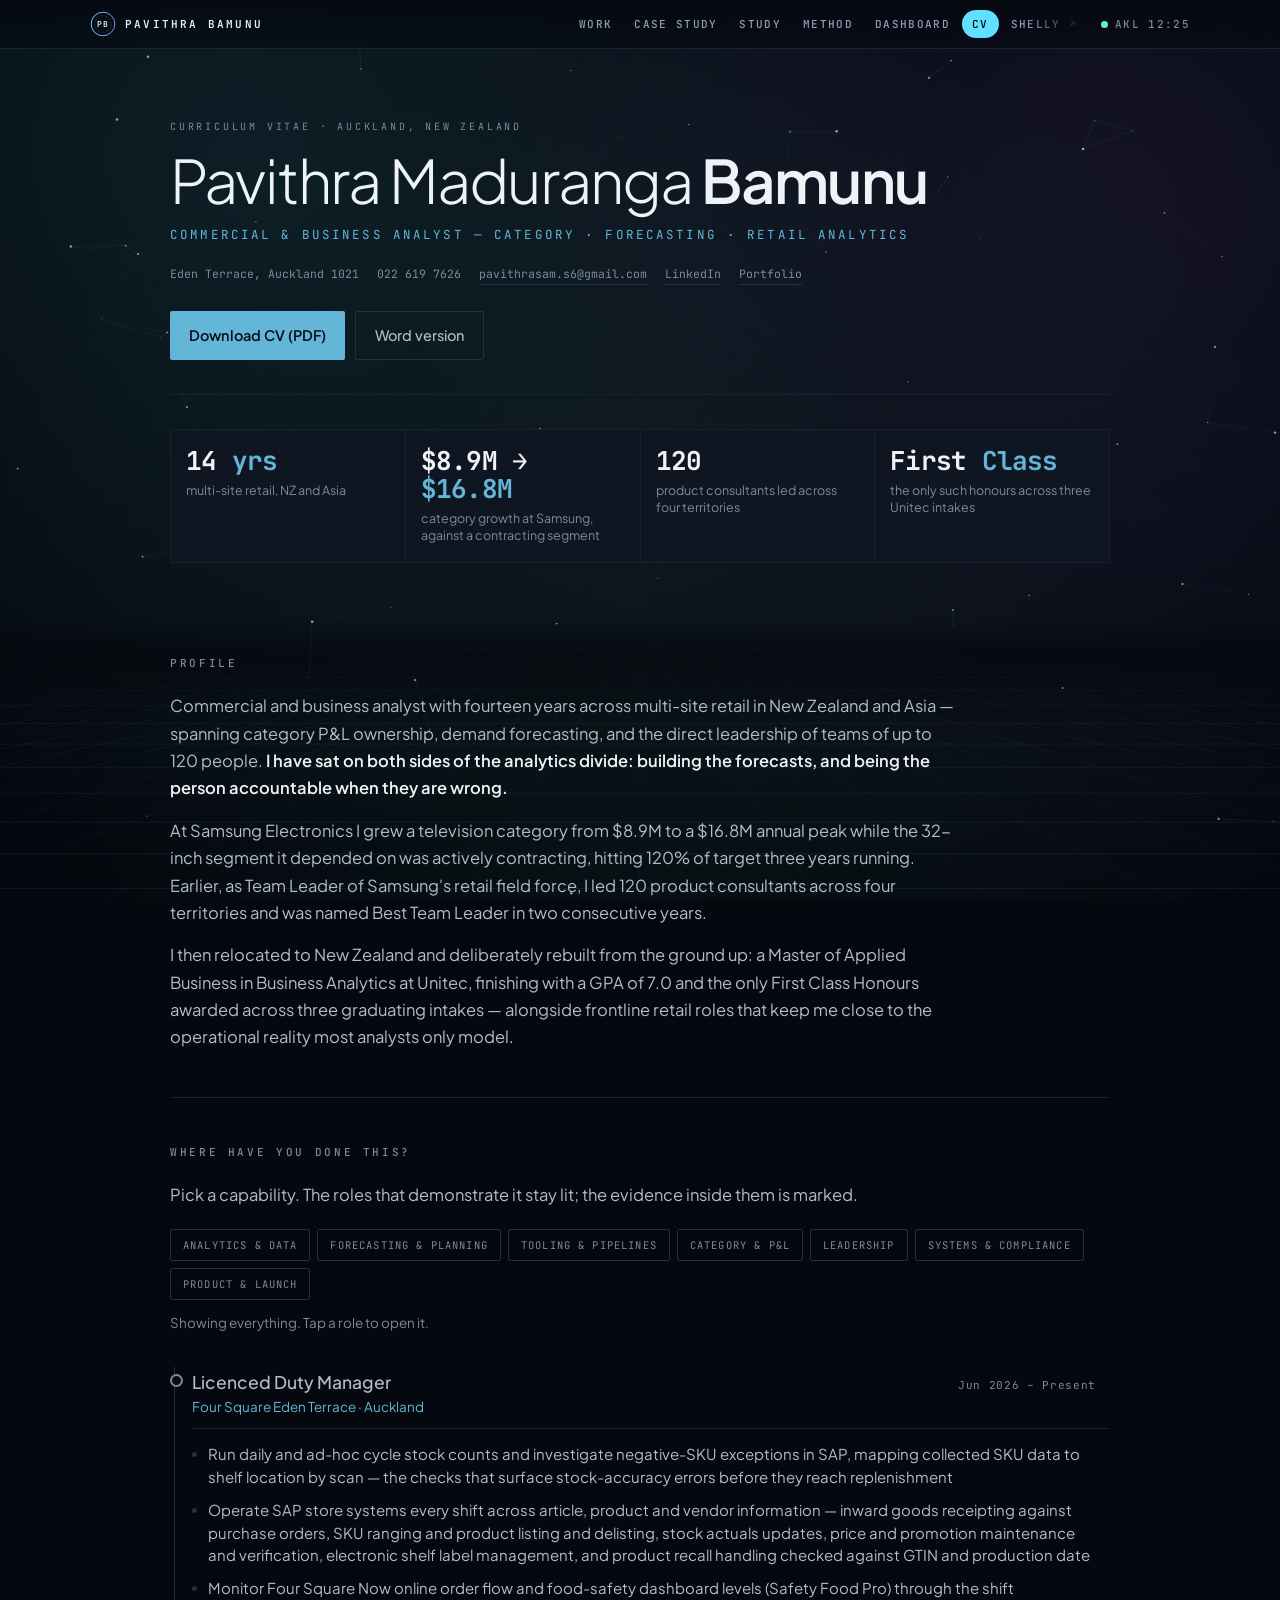
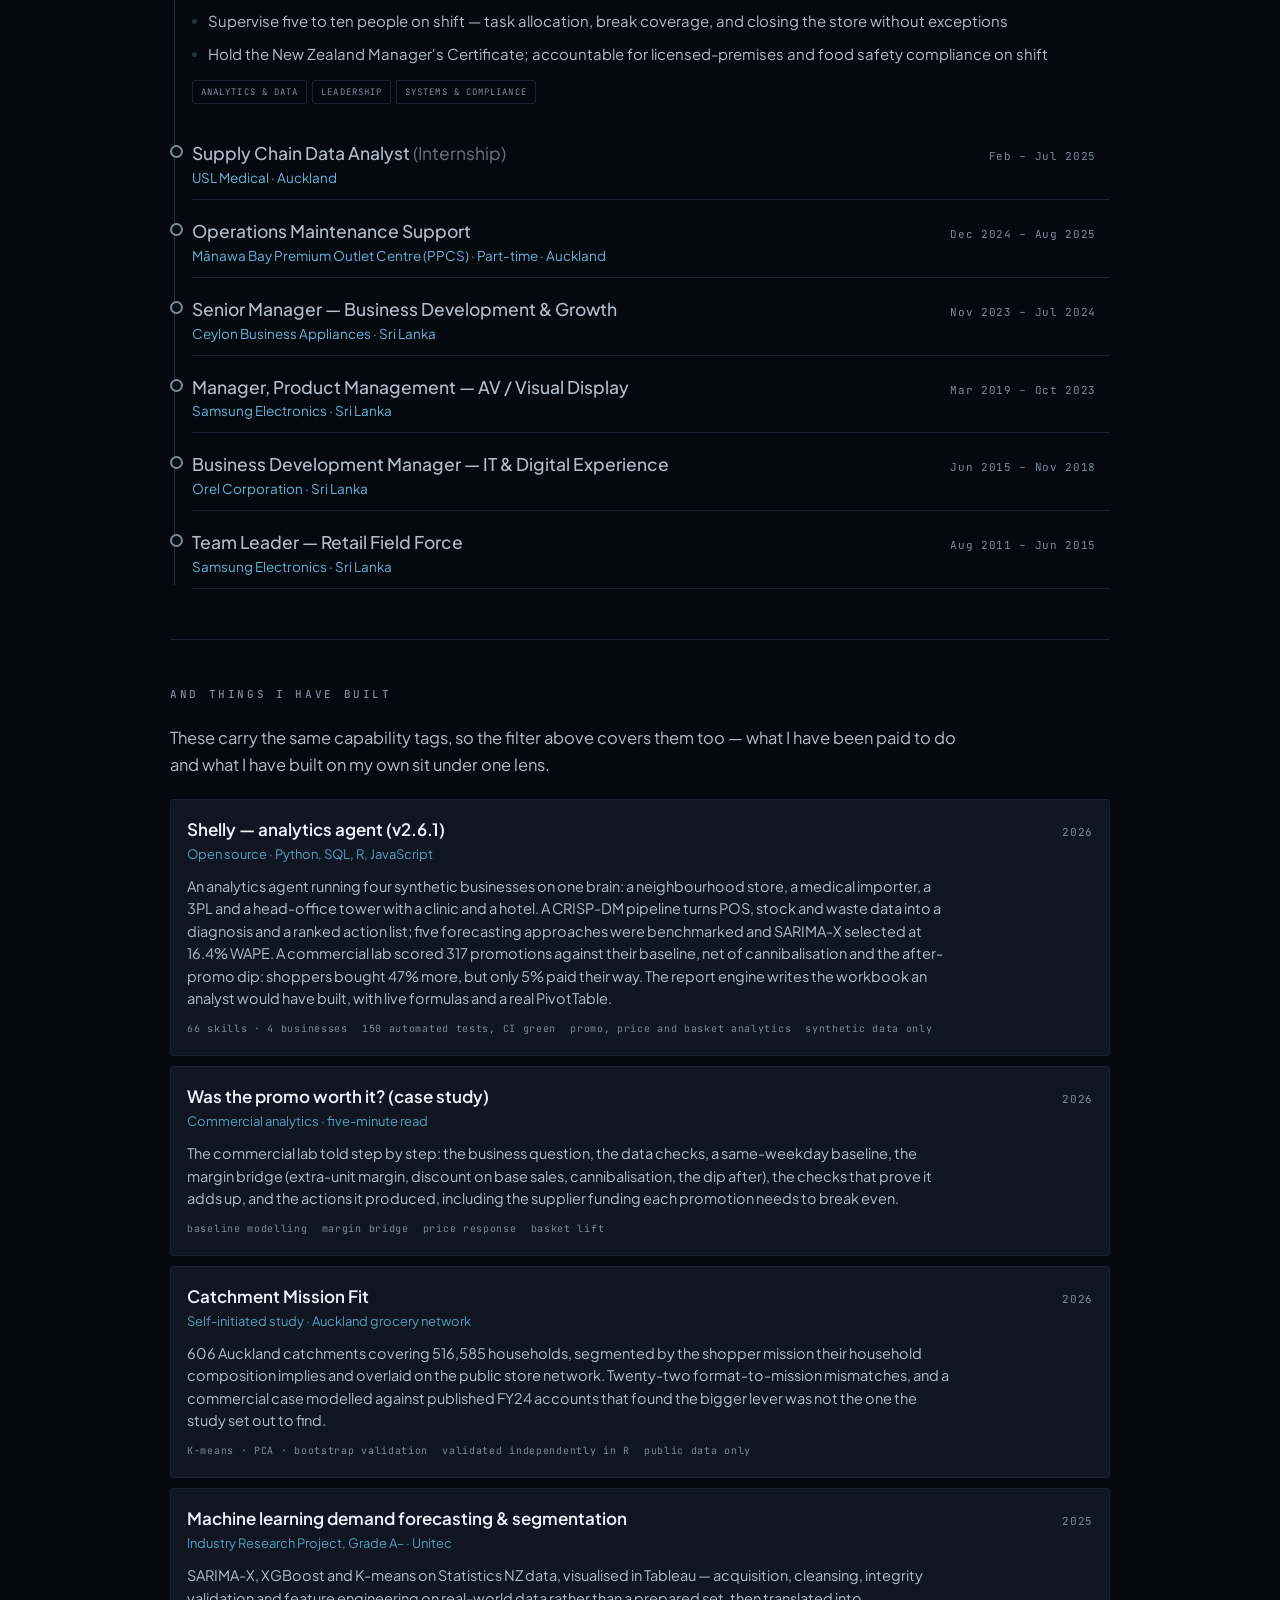
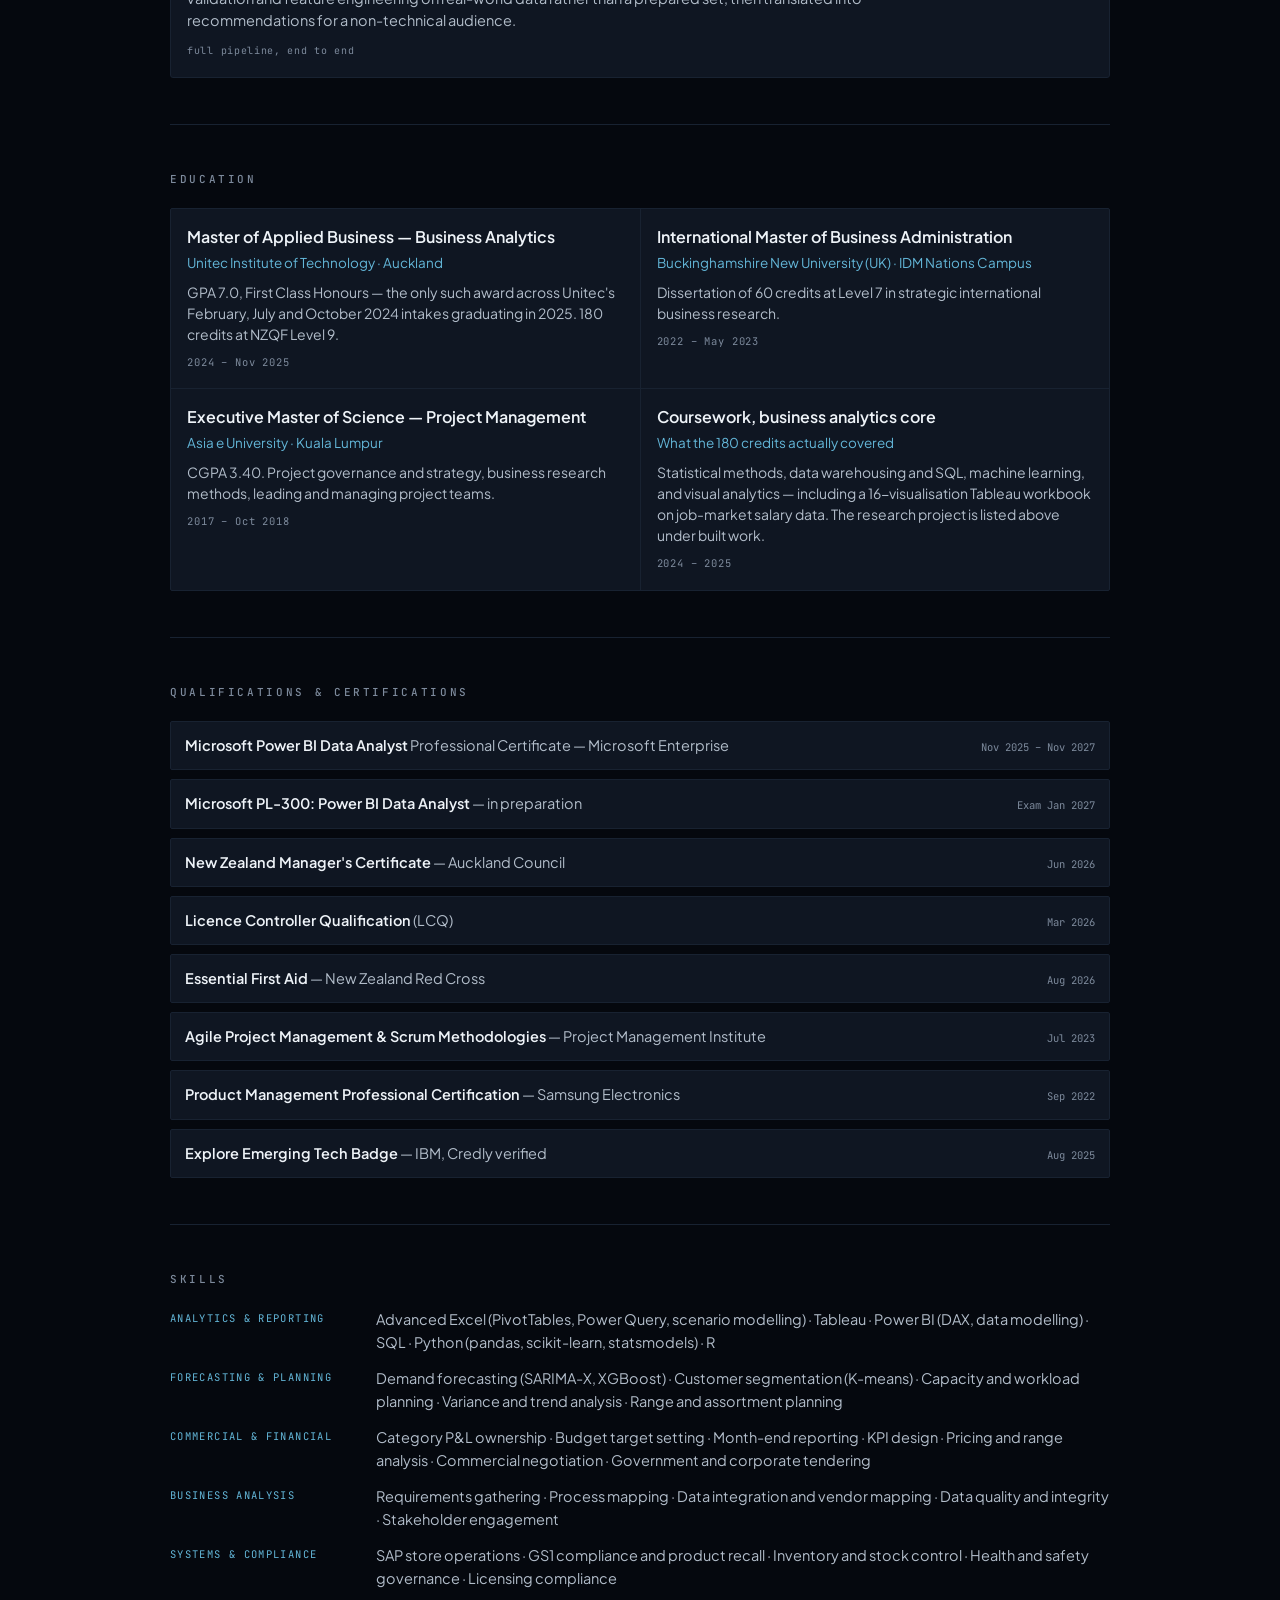
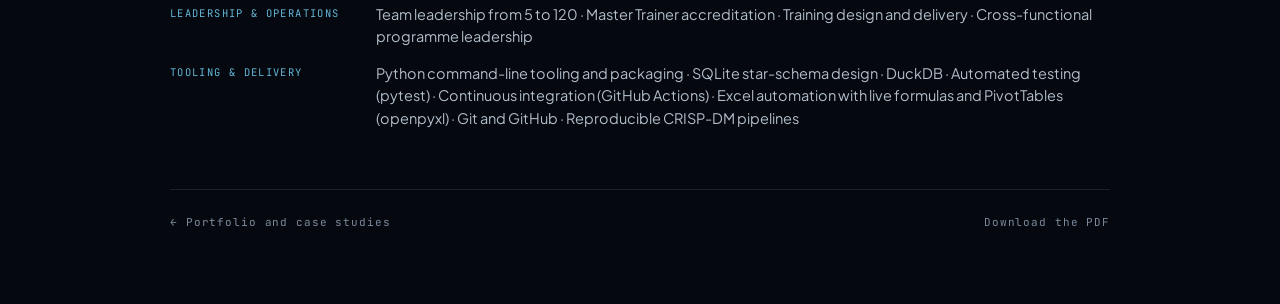
<file: cv.html>
<!doctype html>
<html lang="en">
<head>
<meta charset="utf-8">
<meta name="viewport" content="width=device-width, initial-scale=1, viewport-fit=cover">
<title>Pavithra Bamunu — CV</title>
<meta name="author" content="Pavithra Bamunu">
<meta name="description" content="Fourteen years in multi-site retail across New Zealand and Asia — category P&L, demand forecasting, and analytics.">
<link rel="preconnect" href="https://fonts.googleapis.com">
<link rel="preconnect" href="https://fonts.gstatic.com" crossorigin>
<link rel="stylesheet" href="https://fonts.googleapis.com/css2?family=Plus+Jakarta+Sans:wght@200;300;400;500;600&family=JetBrains+Mono:wght@300;400;500;700&display=swap">
<style>
:root{
  color-scheme:dark;
  padding-top:env(safe-area-inset-top,0px);
  padding-bottom:env(safe-area-inset-bottom,0px);
  --void:#070b12; --panel:#0f1622; --panel-2:#141e2c; --raise:#1a2534;
  --etch:#22303f; --etch-2:#182231;
  --ink:#eef3f8; --ink-2:#b2bdca; --ink-3:#7d8a9c;
  --accent:#63b6d8; --accent-2:#e5894a; --good:#5ad3a4;
  --grid:rgba(99,182,216,.045);
}
*{box-sizing:border-box}
html,body{background:var(--void)}
body{
  margin:0;padding-block:0 72px;padding-inline:20px;
  color:var(--ink-2);
  font-family:"Samsung Sans","SamsungOne","One UI Sans","Plus Jakarta Sans",system-ui,-apple-system,"Segoe UI",Roboto,sans-serif;
  font-size:16px;line-height:1.6;-webkit-font-smoothing:antialiased;
  background-color:var(--void);
  background-image:linear-gradient(var(--grid) 1px,transparent 1px),linear-gradient(90deg,var(--grid) 1px,transparent 1px);
  background-size:46px 46px;
}
img{max-width:100%}
[hidden]{display:none!important}
.wrap{max-width:940px;margin:0 auto}
.mono{font-family:"JetBrains Mono",ui-monospace,monospace}
.tag{font-family:"JetBrains Mono",monospace;font-size:10px;letter-spacing:.28em;
  text-transform:uppercase;color:var(--ink-3);display:block}

/* masthead */
header{padding-block:70px 34px;border-bottom:1px solid var(--etch-2)}
h1{font-size:clamp(34px,7vw,60px);font-weight:300;letter-spacing:-.03em;line-height:1.02;
  margin:14px 0 0;color:var(--ink);text-wrap:balance}
h1 b{font-weight:600}
.role-line{font-family:"JetBrains Mono",monospace;font-size:clamp(10.5px,1.9vw,12.5px);
  letter-spacing:.17em;text-transform:uppercase;color:var(--accent);margin-top:14px;line-height:1.7}
.contact{display:flex;flex-wrap:wrap;gap:5px 18px;margin-top:20px;
  font-family:"JetBrains Mono",monospace;font-size:11.5px;color:var(--ink-3)}
.contact a{color:var(--ink-3);text-decoration:none;border-bottom:1px solid var(--etch)}
.contact a:hover{color:var(--accent);border-bottom-color:var(--accent)}
.grab{display:flex;flex-wrap:wrap;gap:10px;margin-top:26px}
.dl{
  display:inline-flex;align-items:center;gap:9px;text-decoration:none;
  background:var(--accent);color:#061019;font-weight:600;font-size:14.5px;
  padding:12px 19px;border-radius:2px;transition:transform .2s,filter .2s;
}
.dl:hover{filter:brightness(1.1);transform:translateY(-1px)}
.dl.ghost{background:none;color:var(--ink-2);border:1px solid var(--etch);font-weight:500}
.dl.ghost:hover{border-color:var(--accent);color:var(--ink)}
.dl:focus-visible{outline:2px solid var(--accent);outline-offset:3px}

/* the numbers */
.figs{display:grid;grid-template-columns:repeat(4,1fr);gap:1px;background:var(--etch-2);
  border:1px solid var(--etch-2);border-radius:2px;margin-top:34px;overflow:hidden}
.fig{background:var(--panel);padding:17px 15px}
.fig .n{font-family:"JetBrains Mono",monospace;font-size:clamp(18px,3.3vw,26px);font-weight:700;
  color:var(--ink);letter-spacing:-.03em;line-height:1.08}
.fig .n em{font-style:normal;color:var(--accent)}
.fig .l{font-size:12.5px;color:var(--ink-3);margin-top:7px;line-height:1.38}

/* profile */
section{padding-block:46px 0;border-top:1px solid var(--etch-2);margin-top:46px}
section:first-of-type{border-top:0}
h2{font-family:"JetBrains Mono",monospace;font-size:11px;font-weight:500;letter-spacing:.24em;
  text-transform:uppercase;color:var(--ink-3);margin:0 0 20px}
p.lede{font-size:16.5px;line-height:1.66;color:var(--ink-2);max-width:66ch;margin:0 0 15px}
p.lede b{color:var(--ink);font-weight:600}
p.lede:last-child{margin-bottom:0}

/* capability filter */
.filters{display:flex;flex-wrap:wrap;gap:7px;margin-bottom:6px}
.fchip{
  font-family:"JetBrains Mono",monospace;font-size:10.5px;letter-spacing:.11em;text-transform:uppercase;
  background:none;border:1px solid var(--etch);color:var(--ink-3);border-radius:2px;
  padding:8px 12px;cursor:pointer;transition:all .18s;
}
.fchip:hover{border-color:var(--ink-3);color:var(--ink-2)}
.fchip[aria-pressed="true"]{background:var(--accent);border-color:var(--accent);color:#061019;font-weight:700}
.fchip:focus-visible{outline:2px solid var(--accent);outline-offset:2px}
.fnote{font-size:13.5px;color:var(--ink-3);margin-top:12px;min-height:1.4em}

/* career spine */
.spine{margin-top:26px;position:relative;padding-left:22px}
.spine::before{content:"";position:absolute;left:4px;top:8px;bottom:8px;width:1px;background:var(--etch)}
.role{position:relative;padding:0 0 4px;margin-bottom:4px}
.role::before{
  content:"";position:absolute;left:-22px;top:15px;width:9px;height:9px;border-radius:50%;
  background:var(--void);border:2px solid var(--ink-3);transition:all .3s;
}
.role.on::before{background:var(--accent);border-color:var(--accent);box-shadow:0 0 0 4px rgba(99,182,216,.16)}
.role.dim{opacity:.3}
.role-head{
  display:grid;grid-template-columns:1fr auto;gap:8px 18px;align-items:baseline;
  padding:13px 14px 13px 0;cursor:pointer;background:none;border:0;width:100%;text-align:left;
  font-family:inherit;color:inherit;border-bottom:1px solid var(--etch-2);
}
.role-head:hover .rt{color:var(--ink)}
.role-head:focus-visible{outline:2px solid var(--accent);outline-offset:2px}
.rt{font-size:17.5px;font-weight:500;color:var(--ink-2);transition:color .25s;line-height:1.25}
.role.on .rt{color:var(--ink)}
.rw{font-size:13.5px;color:var(--accent);margin-top:4px}
.rd{font-family:"JetBrains Mono",monospace;font-size:11px;color:var(--ink-3);white-space:nowrap;letter-spacing:.06em}
.role-body{display:none;padding:14px 14px 18px 0}
.role.open .role-body{display:block}
.role-body ul{list-style:none;margin:0;padding:0;display:grid;gap:10px}
.role-body li{font-size:15px;line-height:1.52;color:var(--ink-2);padding-left:16px;position:relative}
.role-body li::before{content:"";position:absolute;left:0;top:9px;width:5px;height:5px;
  border-radius:50%;background:var(--etch)}
.role-body li.hit{color:var(--ink)}
.role-body li.hit::before{background:var(--accent)}
.rtags{display:flex;flex-wrap:wrap;gap:5px;margin-top:14px}
.rtag{font-family:"JetBrains Mono",monospace;font-size:9px;letter-spacing:.12em;text-transform:uppercase;
  color:var(--ink-3);border:1px solid var(--etch-2);border-radius:2px;padding:4px 8px}
.rtag.hit{color:var(--accent);border-color:rgba(99,182,216,.4)}

/* built work — responds to the same filter as the roles above */
.built{display:grid;gap:10px}
.bx{display:block;text-decoration:none;padding:18px 16px;border-radius:3px;
  background:var(--panel);border:1px solid var(--etch-2);
  transition:border-color .25s,opacity .25s,transform .25s}
a.bx:hover,a.bx:focus-visible{border-color:var(--accent);transform:translateY(-2px);outline:none}
.bx.on{border-color:rgba(99,182,216,.45)}
.bx.dim{opacity:.3}
.bx .bh{display:flex;flex-wrap:wrap;gap:4px 14px;align-items:baseline;justify-content:space-between}
.bx .bt{font-size:17px;font-weight:600;color:var(--ink);line-height:1.3}
.bx .by{font-family:"JetBrains Mono",monospace;font-size:11px;color:var(--ink-3);letter-spacing:.06em}
.bx .bw{display:block;font-size:13px;color:var(--accent);margin-top:3px;opacity:.85}
.bx .bd{display:block;font-size:14.5px;line-height:1.55;color:var(--ink-2);margin-top:10px;max-width:70ch}
.bx .bm{display:flex;flex-wrap:wrap;gap:4px 14px;margin-top:11px;
  font-family:"JetBrains Mono",monospace;font-size:10px;color:var(--ink-3);letter-spacing:.07em}

/* two-column blocks */
.cols{display:grid;grid-template-columns:1fr 1fr;gap:1px;background:var(--etch-2);
  border:1px solid var(--etch-2);border-radius:2px;overflow:hidden}
.cell{background:var(--panel);padding:18px 16px}
.cell h3{font-size:16px;font-weight:600;color:var(--ink);margin:0 0 4px;line-height:1.3}
.cell .sub{font-size:13.5px;color:var(--accent);margin-bottom:8px}
.cell p{font-size:14px;color:var(--ink-2);margin:0;line-height:1.5}
.cell .yr{font-family:"JetBrains Mono",monospace;font-size:10.5px;color:var(--ink-3);
  letter-spacing:.08em;margin-top:9px;display:block}

.certs{display:grid;gap:9px}
.cert{display:grid;grid-template-columns:1fr auto;gap:12px;align-items:baseline;
  padding:12px 14px;background:var(--panel);border:1px solid var(--etch-2);border-radius:2px}
.cert .cn{font-size:14.5px;color:var(--ink-2)}
.cert .cn b{color:var(--ink);font-weight:600}
.cert .cy{font-family:"JetBrains Mono",monospace;font-size:10.5px;color:var(--ink-3);white-space:nowrap}

.skills{display:grid;gap:14px}
.srow{display:grid;grid-template-columns:minmax(120px,190px) 1fr;gap:16px}
.sk{font-family:"JetBrains Mono",monospace;font-size:10.5px;letter-spacing:.13em;
  text-transform:uppercase;color:var(--accent);padding-top:2px}
.sv{font-size:14.5px;color:var(--ink-2);line-height:1.55}

footer{margin-top:60px;padding-top:24px;border-top:1px solid var(--etch-2);
  display:flex;flex-wrap:wrap;gap:12px 26px;justify-content:space-between;align-items:center}
footer a{color:var(--ink-3);text-decoration:none;font-family:"JetBrains Mono",monospace;
  font-size:11px;letter-spacing:.08em}
footer a:hover{color:var(--accent)}

@media (max-width:760px){
  .figs{grid-template-columns:repeat(2,1fr)}
  .cols{grid-template-columns:1fr}
  .srow{grid-template-columns:1fr;gap:5px}
  .role-head{grid-template-columns:1fr;gap:5px}
  .rd{white-space:normal}
}
</style>
<link rel="stylesheet" href="assets/hud.css">
</head>
<body>
<div class="wrap">

  <header>
    <span class="tag">Curriculum vitae · Auckland, New Zealand</span>
    <h1>Pavithra Maduranga <b>Bamunu</b></h1>
    <div class="role-line">Commercial &amp; Business Analyst — Category · Forecasting · Retail Analytics</div>
    <div class="contact">
      <span>Eden Terrace, Auckland 1021</span>
      <span>022 619 7626</span>
      <a href="mailto:pavithrasam.s6@gmail.com">pavithrasam.s6@gmail.com</a>
      <a href="https://linkedin.com/in/pavithra-maduranga-19624675" target="_blank" rel="noopener">LinkedIn</a>
      <a href="index.html">Portfolio</a>
    </div>
    <div class="grab">
      <a class="dl" href="Pavithra_Bamunu_CV_Master.pdf" download>Download CV (PDF)</a>
      <a class="dl ghost" href="Pavithra_Bamunu_CV_Master.docx" download>Word version</a>
    </div>
  </header>

  <div class="figs">
    <div class="fig"><div class="n">14 <em>yrs</em></div><div class="l">multi-site retail, NZ and Asia</div></div>
    <div class="fig"><div class="n">$8.9M → <em>$16.8M</em></div><div class="l">category growth at Samsung, against a contracting segment</div></div>
    <div class="fig"><div class="n">120</div><div class="l">product consultants led across four territories</div></div>
    <div class="fig"><div class="n">First <em>Class</em></div><div class="l">the only such honours across three Unitec intakes</div></div>
  </div>

  <section>
    <h2>Profile</h2>
    <p class="lede">Commercial and business analyst with fourteen years across multi-site retail in New Zealand and Asia — spanning category P&amp;L ownership, demand forecasting, and the direct leadership of teams of up to 120 people. <b>I have sat on both sides of the analytics divide: building the forecasts, and being the person accountable when they are wrong.</b></p>
    <p class="lede">At Samsung Electronics I grew a television category from $8.9M to a $16.8M annual peak while the 32-inch segment it depended on was actively contracting, hitting 120% of target three years running. Earlier, as Team Leader of Samsung's retail field force, I led 120 product consultants across four territories and was named Best Team Leader in two consecutive years.</p>
    <p class="lede">I then relocated to New Zealand and deliberately rebuilt from the ground up: a Master of Applied Business in Business Analytics at Unitec, finishing with a GPA of 7.0 and the only First Class Honours awarded across three graduating intakes — alongside frontline retail roles that keep me close to the operational reality most analysts only model.</p>
  </section>

  <section>
    <h2>Where have you done this?</h2>
    <p class="lede" style="margin-bottom:20px">Pick a capability. The roles that demonstrate it stay lit; the evidence inside them is marked.</p>
    <div class="filters" id="filters" role="group" aria-label="Filter by capability"></div>
    <p class="fnote" id="fnote">Showing everything.</p>
    <div class="spine" id="spine"></div>
  </section>

  <section>
    <h2>And things I have built</h2>
    <p class="lede" style="margin-bottom:20px">These carry the same capability tags, so the filter above covers them too — what I have been paid to do and what I have built on my own sit under one lens.</p>
    <div class="built" id="built"></div>
  </section>

  <section>
    <h2>Education</h2>
    <div class="cols">
      <div class="cell">
        <h3>Master of Applied Business — Business Analytics</h3>
        <div class="sub">Unitec Institute of Technology · Auckland</div>
        <p>GPA 7.0, First Class Honours — the only such award across Unitec's February, July and October 2024 intakes graduating in 2025. 180 credits at NZQF Level 9.</p>
        <span class="yr">2024 – Nov 2025</span>
      </div>
      <div class="cell">
        <h3>International Master of Business Administration</h3>
        <div class="sub">Buckinghamshire New University (UK) · IDM Nations Campus</div>
        <p>Dissertation of 60 credits at Level 7 in strategic international business research.</p>
        <span class="yr">2022 – May 2023</span>
      </div>
      <div class="cell">
        <h3>Executive Master of Science — Project Management</h3>
        <div class="sub">Asia e University · Kuala Lumpur</div>
        <p>CGPA 3.40. Project governance and strategy, business research methods, leading and managing project teams.</p>
        <span class="yr">2017 – Oct 2018</span>
      </div>
      <div class="cell">
        <h3>Coursework, business analytics core</h3>
        <div class="sub">What the 180 credits actually covered</div>
        <p>Statistical methods, data warehousing and SQL, machine learning, and visual analytics — including a 16-visualisation Tableau workbook on job-market salary data. The research project is listed above under built work.</p>
        <span class="yr">2024 – 2025</span>
      </div>
    </div>
  </section>

  <section>
    <h2>Qualifications &amp; certifications</h2>
    <div class="certs" id="certs"></div>
  </section>

  <section>
    <h2>Skills</h2>
    <div class="skills" id="skills"></div>
  </section>

  <footer>
    <a href="index.html">← Portfolio and case studies</a>
    <a href="Pavithra_Bamunu_CV_Master.pdf" download>Download the PDF</a>
  </footer>
</div>

<script>
(function(){
"use strict";
function $(id){ return document.getElementById(id); }

var CAPS = [
  ["analytics",   "Analytics &amp; data"],
  ["forecasting", "Forecasting &amp; planning"],
  ["tooling",     "Tooling &amp; pipelines"],
  ["pnl",         "Category &amp; P&amp;L"],
  ["leadership",  "Leadership"],
  ["systems",     "Systems &amp; compliance"],
  ["product",     "Product &amp; launch"]
];

/* Built work. Same capability tags as the roles, so a filter covers the whole
   page: what I have been paid to do and what I have built sit under one lens. */
var BUILT = [
 {t:"Shelly — analytics agent (v2.6.1)", y:"2026",
  w:"Open source · Python, SQL, R, JavaScript", href:"https://pavi44m.github.io/Agent-Shelly-0.3/",
  caps:["analytics","forecasting","tooling","pnl","product"],
  d:"An analytics agent running four synthetic businesses on one brain: a neighbourhood store, a medical importer, a 3PL and a head-office tower with a clinic and a hotel. A CRISP-DM pipeline turns POS, stock and waste data into a diagnosis and a ranked action list; five forecasting approaches were benchmarked and SARIMA-X selected at 16.4% WAPE. A commercial lab scored 317 promotions against their baseline, net of cannibalisation and the after-promo dip: shoppers bought 47% more, but only 5% paid their way. The report engine writes the workbook an analyst would have built, with live formulas and a real PivotTable.",
  m:["66 skills · 4 businesses","150 automated tests, CI green","promo, price and basket analytics","synthetic data only"]},
 {t:"Was the promo worth it? (case study)", y:"2026",
  w:"Commercial analytics · five-minute read", href:"case-study.html",
  caps:["analytics","pnl"],
  d:"The commercial lab told step by step: the business question, the data checks, a same-weekday baseline, the margin bridge (extra-unit margin, discount on base sales, cannibalisation, the dip after), the checks that prove it adds up, and the actions it produced, including the supplier funding each promotion needs to break even.",
  m:["baseline modelling","margin bridge","price response","basket lift"]},
 {t:"Catchment Mission Fit", y:"2026",
  w:"Self-initiated study · Auckland grocery network", href:"catchment-slab.html",
  caps:["analytics","tooling","product"],
  d:"606 Auckland catchments covering 516,585 households, segmented by the shopper mission their household composition implies and overlaid on the public store network. Twenty-two format-to-mission mismatches, and a commercial case modelled against published FY24 accounts that found the bigger lever was not the one the study set out to find.",
  m:["K-means · PCA · bootstrap validation","validated independently in R","public data only"]},
 {t:"Machine learning demand forecasting &amp; segmentation", y:"2025",
  w:"Industry Research Project, Grade A– · Unitec", href:null,
  caps:["analytics","forecasting"],
  d:"SARIMA-X, XGBoost and K-means on Statistics NZ data, visualised in Tableau — acquisition, cleansing, integrity validation and feature engineering on real-world data rather than a prepared set, then translated into recommendations for a non-technical audience.",
  m:["full pipeline, end to end"]}
];

/* Every bullet carries the capabilities it actually evidences — so the filter
   marks proof, not keywords. */
var ROLES = [
 {t:"Licenced Duty Manager", w:"Four Square Eden Terrace · Auckland", d:"Jun 2026 – Present",
  b:[
   ["Run daily and ad-hoc cycle stock counts and investigate negative-SKU exceptions in SAP, mapping collected SKU data to shelf location by scan — the checks that surface stock-accuracy errors before they reach replenishment", ["analytics","systems"]],
   ["Operate SAP store systems every shift across article, product and vendor information — inward goods receipting against purchase orders, SKU ranging and product listing and delisting, stock actuals updates, price and promotion maintenance and verification, electronic shelf label management, and product recall handling checked against GTIN and production date", ["systems"]],
   ["Monitor Four Square Now online order flow and food-safety dashboard levels (Safety Food Pro) through the shift", ["systems"]],
   ["Supervise five to ten people on shift — task allocation, break coverage, and closing the store without exceptions", ["leadership"]],
   ["Hold the New Zealand Manager's Certificate; accountable for licensed-premises and food safety compliance on shift", ["systems"]]
  ]},
 {t:"Supply Chain Data Analyst <span style='opacity:.6;font-weight:400'>(Internship)</span>", w:"USL Medical · Auckland", d:"Feb – Jul 2025",
  b:[
   ["Performed data integration and vendor mapping across procurement and warehouse systems using SQL and advanced Excel, improving cross-functional visibility for operational decision-making", ["analytics","systems","tooling"]],
   ["Delivered GS1 compliance assurance across 1,000+ product SKUs, validating data accuracy and identifying systemic quality risk", ["analytics","systems"]]
  ]},
 {t:"Operations Maintenance Support", w:"Mānawa Bay Premium Outlet Centre (PPCS) · Part-time · Auckland", d:"Dec 2024 – Aug 2025",
  b:[
   ["Managed daily inventory checks and stock rotation across 50+ product lines in a high-volume retail precinct", ["systems"]],
   ["Maintained cleaning, sanitation and health and safety standards to the centre's audit requirements", ["systems"]]
  ]},
 {t:"Senior Manager — Business Development &amp; Growth", w:"Ceylon Business Appliances · Sri Lanka", d:"Nov 2023 – Jul 2024",
  b:[
   ["Managed full department P&amp;L, budget target setting and KPI reporting, translating financial results into planning recommendations for the executive team", ["pnl","analytics"]],
   ["Led category strategy across B2C and B2B channels, including government and corporate tender engagements", ["pnl","product"]]
  ]},
 {t:"Manager, Product Management — AV / Visual Display", w:"Samsung Electronics · Sri Lanka", d:"Mar 2019 – Oct 2023",
  b:[
   ["Grew the television category from $8.9M annual turnover on appointment to a peak of $16.8M in 2022 — against a contracting 32-inch segment, delivering 120% of target for three consecutive years", ["pnl","product"]],
   ["Built Power BI dashboards and SQL-driven reporting used by senior leadership and retail partners to monitor month-end results, category performance and forward demand", ["analytics","forecasting","tooling"]],
   ["Ran market segmentation and competitor benchmarking; the resulting roadmap recommendations drove 163% sell-out growth in Southwest Asia", ["analytics","product"]],
   ["Led the “Upsize” screen-size promotional series, shifting the Sri Lankan market toward larger-format televisions and driving a generational change in category mix", ["product","pnl"]],
   ["Led the digital transformation of national retail training for 500+ franchise professionals, directing a cross-functional team of five to ten", ["leadership","product"]]
  ]},
 {t:"Business Development Manager — IT &amp; Digital Experience", w:"Orel Corporation · Sri Lanka", d:"Jun 2015 – Nov 2018",
  b:[
   ["Grew the mobile business by over 20% year on year across the full tenure, reaching $0.5M annual turnover in 2018", ["pnl"]],
   ["Developed a Python-based inventory tracking and warranty management system covering 1,000+ SKUs with just-in-time replenishment logic", ["analytics","systems","tooling"]],
   ["Managed IT and digital product categories across retail and online channels, owning category P&amp;L and a team of 25 across sales, technical and support functions", ["pnl","leadership"]],
   ["Delivered a payment gateway platform for iOS and Android, and rolled out QR payment acceptance across 150+ merchants", ["product","tooling"]]
  ]},
 {t:"Team Leader — Retail Field Force", w:"Samsung Electronics · Sri Lanka", d:"Aug 2011 – Jun 2015",
  b:[
   ["Led up to 120 Samsung Product Consultants across the Colombo suburbs and the North, Northwest and South territories", ["leadership"]],
   ["Owned end-to-end team administration across four territories — attendance tracking, leave approval, terminations, resignations and replacement planning", ["leadership"]],
   ["Delivered soft-skills and product training as Master Trainer for IM (mobile) products, including to branch and territory managers", ["leadership"]],
   ["Achieved 110% of sales target in 2013 and 125% in 2014; named Best Team Leader in both years", ["pnl","leadership"]]
  ]}
];

var CERTS = [
 ["<b>Microsoft Power BI Data Analyst</b> Professional Certificate — Microsoft Enterprise", "Nov 2025 – Nov 2027"],
 ["<b>Microsoft PL-300: Power BI Data Analyst</b> — in preparation", "Exam Jan 2027"],
 ["<b>New Zealand Manager's Certificate</b> — Auckland Council", "Jun 2026"],
 ["<b>Licence Controller Qualification</b> (LCQ)", "Mar 2026"],
 ["<b>Essential First Aid</b> — New Zealand Red Cross", "Aug 2026"],
 ["<b>Agile Project Management &amp; Scrum Methodologies</b> — Project Management Institute", "Jul 2023"],
 ["<b>Product Management Professional Certification</b> — Samsung Electronics", "Sep 2022"],
 ["<b>Explore Emerging Tech Badge</b> — IBM, Credly verified", "Aug 2025"]
];

var SKILLS = [
 ["Analytics &amp; reporting", "Advanced Excel (PivotTables, Power Query, scenario modelling) · Tableau · Power BI (DAX, data modelling) · SQL · Python (pandas, scikit-learn, statsmodels) · R"],
 ["Forecasting &amp; planning", "Demand forecasting (SARIMA-X, XGBoost) · Customer segmentation (K-means) · Capacity and workload planning · Variance and trend analysis · Range and assortment planning"],
 ["Commercial &amp; financial", "Category P&amp;L ownership · Budget target setting · Month-end reporting · KPI design · Pricing and range analysis · Commercial negotiation · Government and corporate tendering"],
 ["Business analysis", "Requirements gathering · Process mapping · Data integration and vendor mapping · Data quality and integrity · Stakeholder engagement"],
 ["Systems &amp; compliance", "SAP store operations · GS1 compliance and product recall · Inventory and stock control · Health and safety governance · Licensing compliance"],
 ["Leadership &amp; operations", "Team leadership from 5 to 120 · Master Trainer accreditation · Training design and delivery · Cross-functional programme leadership"],
 ["Tooling &amp; delivery", "Python command-line tooling and packaging · SQLite star-schema design · DuckDB · Automated testing (pytest) · Continuous integration (GitHub Actions) · Excel automation with live formulas and PivotTables (openpyxl) · Git and GitHub · Reproducible CRISP-DM pipelines"]
];

var active = null;

/* A role's capabilities are the union of the capabilities its bullets
   evidence — derived, not typed by hand, so the chip and the marked bullets
   can never disagree. Ordered by CAPS so the tags read consistently. */
ROLES.forEach(function(r){
  var set = {};
  r.b.forEach(function(pair){ pair[1].forEach(function(c){ set[c] = 1; }); });
  r.caps = CAPS.map(function(c){ return c[0]; }).filter(function(k){ return set[k]; });
});

function renderBuilt(){
  $("built").innerHTML = BUILT.map(function(p){
    var lit = !active || p.caps.indexOf(active) !== -1;
    var cls = "bx" + (lit && active ? " on" : "") + (active && !lit ? " dim" : "");
    function ext(h){ return /^https?:/.test(h) ? ' target="_blank" rel="noopener"' : ""; }
    var title = p.t, tag = "div", close = "div";
    if(p.href && p.alt){
      cls += " stack";
      title = '<a class="blink" href="' + p.href + '"' + ext(p.href) + '>' + p.t + '</a>';
    } else if(p.href){
      tag = 'a href="' + p.href + '"' + ext(p.href); close = "a";
    }
    return "<" + tag + ' class="' + cls + '">' +
      '<span class="bh"><span class="bt">' + title + '</span><span class="by">' + p.y + '</span></span>' +
      '<span class="bw">' + p.w + '</span>' +
      '<span class="bd">' + p.d + '</span>' +
      '<span class="bm">' + p.m.map(function(s){ return "<span>" + s + "</span>"; }).join("") + '</span>' +
      (p.alt ? '<span class="balt"><a href="' + p.alt.href + '"' + ext(p.alt.href) + '>' + p.alt.label + '</a></span>' : "") +
      "</" + close + ">";
  }).join("");
}

function render(){
  renderBuilt();
  var spine = $("spine");
  spine.textContent = "";
  ROLES.forEach(function(r, i){
    var wrap = document.createElement("div");
    var lit = !active || r.caps.indexOf(active) !== -1;
    wrap.className = "role" + (lit && active ? " on" : "") + (active && !lit ? " dim" : "");

    var head = document.createElement("button");
    head.className = "role-head"; head.type = "button";
    head.setAttribute("aria-expanded","false");
    head.innerHTML = '<span><span class="rt">' + r.t + '</span>' +
                     '<span class="rw" style="display:block">' + r.w + '</span></span>' +
                     '<span class="rd">' + r.d + '</span>';

    var body = document.createElement("div");
    body.className = "role-body";
    var ul = document.createElement("ul");
    r.b.forEach(function(pair){
      var li = document.createElement("li");
      li.innerHTML = pair[0];
      if(active && pair[1].indexOf(active) !== -1) li.className = "hit";
      ul.appendChild(li);
    });
    body.appendChild(ul);

    var tags = document.createElement("div");
    tags.className = "rtags";
    r.caps.forEach(function(c){
      var s = document.createElement("span");
      s.className = "rtag" + (c === active ? " hit" : "");
      s.innerHTML = (CAPS.filter(function(x){ return x[0] === c; })[0] || ["",c])[1];
      tags.appendChild(s);
    });
    body.appendChild(tags);

    head.addEventListener("click", function(){
      var open = wrap.classList.toggle("open");
      head.setAttribute("aria-expanded", open ? "true" : "false");
    });

    wrap.appendChild(head); wrap.appendChild(body);
    // the most recent role opens by default so the page is never a wall of titles
    if(i === 0 && !active){ wrap.classList.add("open"); head.setAttribute("aria-expanded","true"); }
    if(active && lit){ wrap.classList.add("open"); head.setAttribute("aria-expanded","true"); }
    spine.appendChild(wrap);
  });

  var n = active ? ROLES.filter(function(r){ return r.caps.indexOf(active) !== -1; }).length : ROLES.length;
  var label = active ? (CAPS.filter(function(x){ return x[0] === active; })[0][1]).replace(/&amp;/g,"&") : null;
  var nb = active ? BUILT.filter(function(p){ return p.caps.indexOf(active) !== -1; }).length : BUILT.length;
  $("fnote").innerHTML = active
    ? n + " of " + ROLES.length + " roles and " + nb + " of " + BUILT.length +
      " built projects carry <strong style=\"color:var(--ink)\">" + label +
      "</strong>. Marked bullets are the evidence."
    : "Showing everything. Tap a role to open it.";
}

(function(){
  var f = $("filters");
  CAPS.forEach(function(c){
    var b = document.createElement("button");
    b.className = "fchip"; b.type = "button";
    b.innerHTML = c[1];
    b.setAttribute("aria-pressed","false");
    b.addEventListener("click", function(){
      active = (active === c[0]) ? null : c[0];
      Array.prototype.forEach.call(f.children, function(ch, i){
        ch.setAttribute("aria-pressed", CAPS[i][0] === active ? "true" : "false");
      });
      render();
    });
    f.appendChild(b);
  });
})();

$("certs").innerHTML = CERTS.map(function(c){
  return '<div class="cert"><span class="cn">' + c[0] + '</span><span class="cy">' + c[1] + '</span></div>';
}).join("");

$("skills").innerHTML = SKILLS.map(function(s){
  return '<div class="srow"><div class="sk">' + s[0] + '</div><div class="sv">' + s[1] + '</div></div>';
}).join("");

render();
})();
</script>
<script src="assets/hud.js" defer></script>
</body>
</html>
</file>
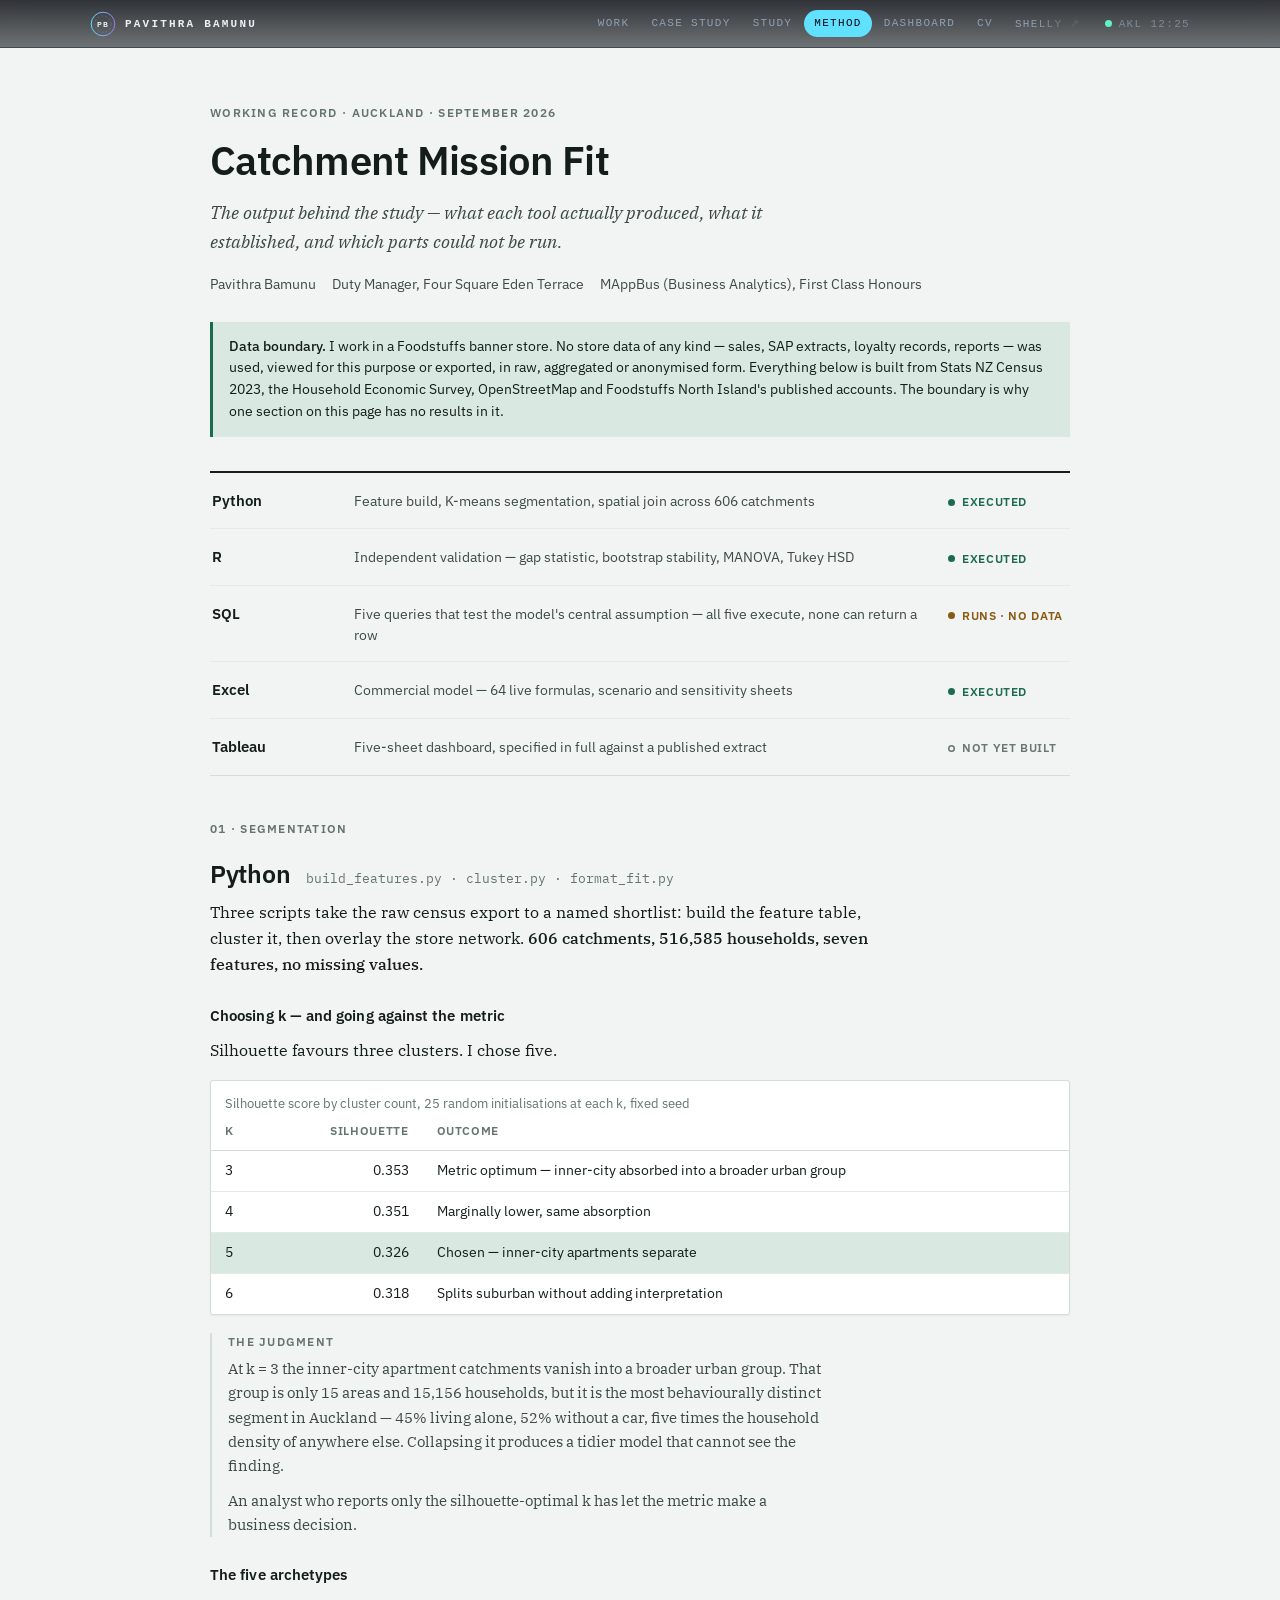
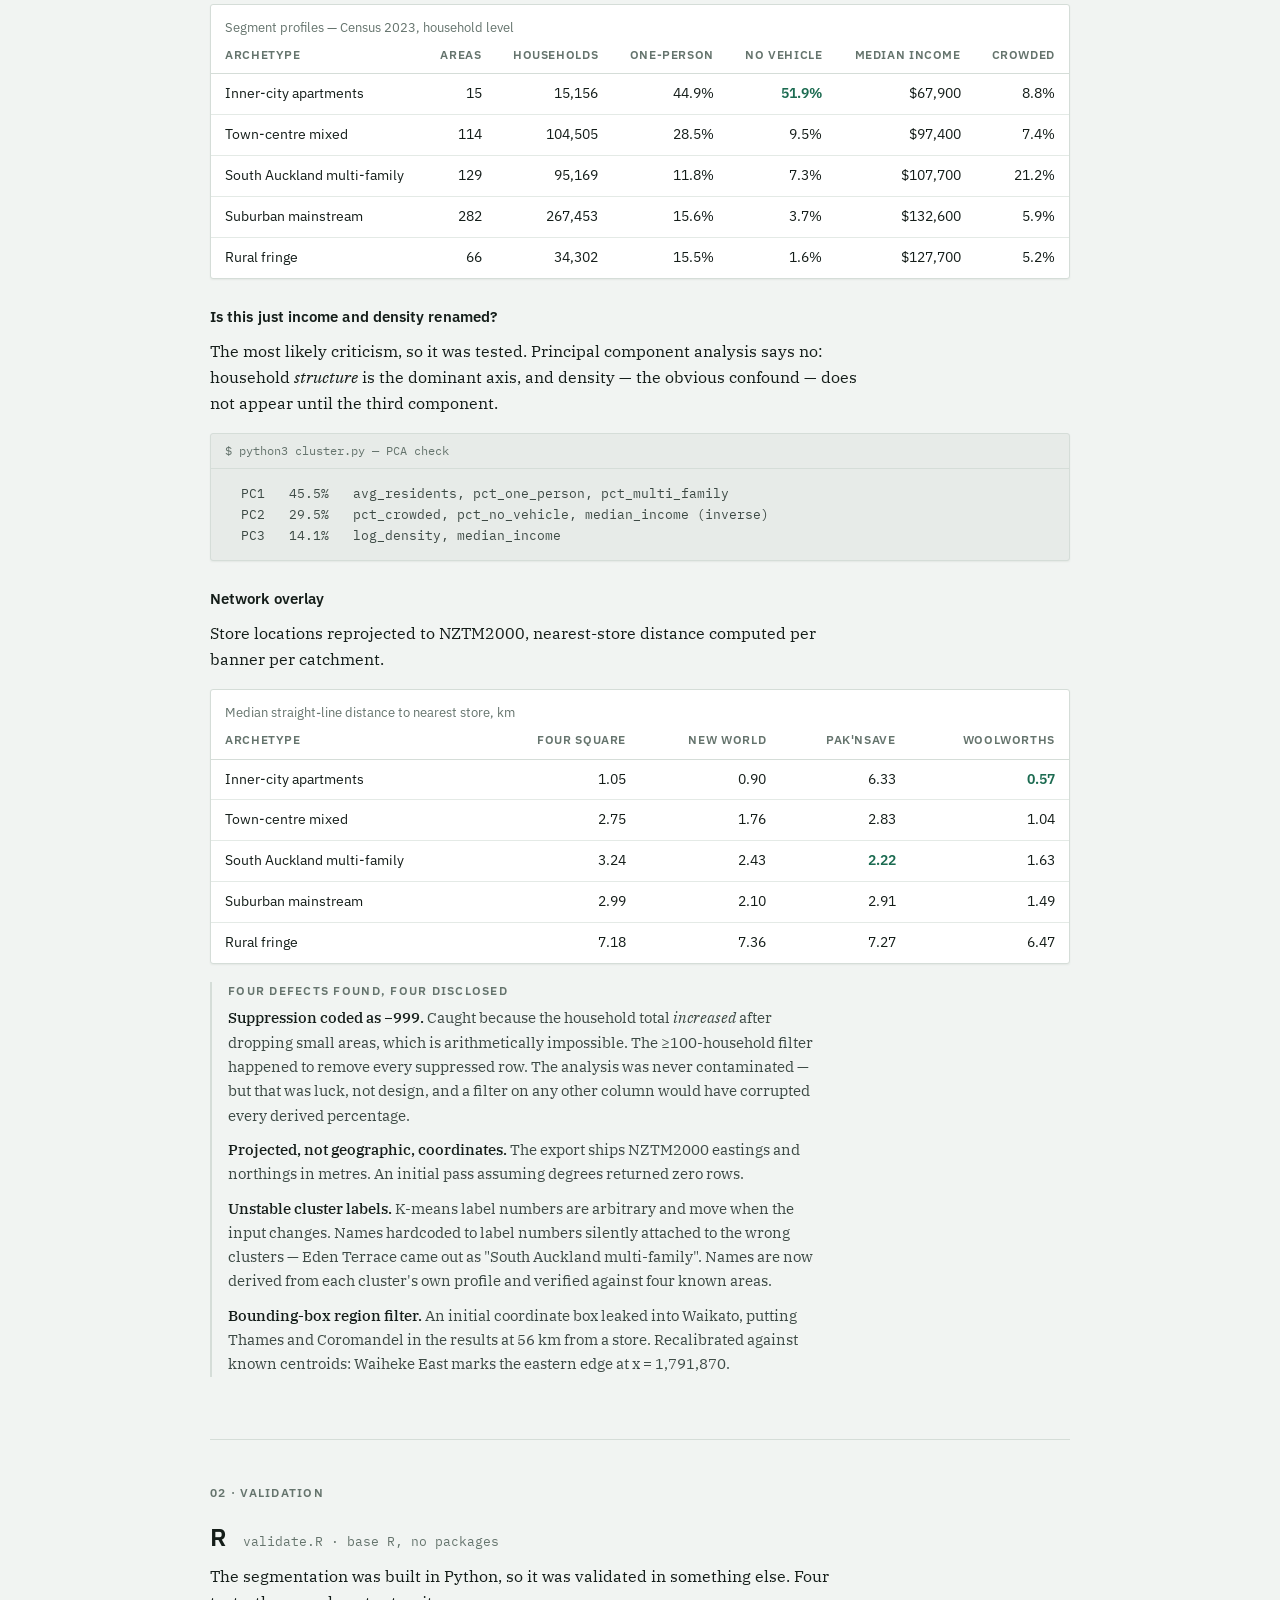
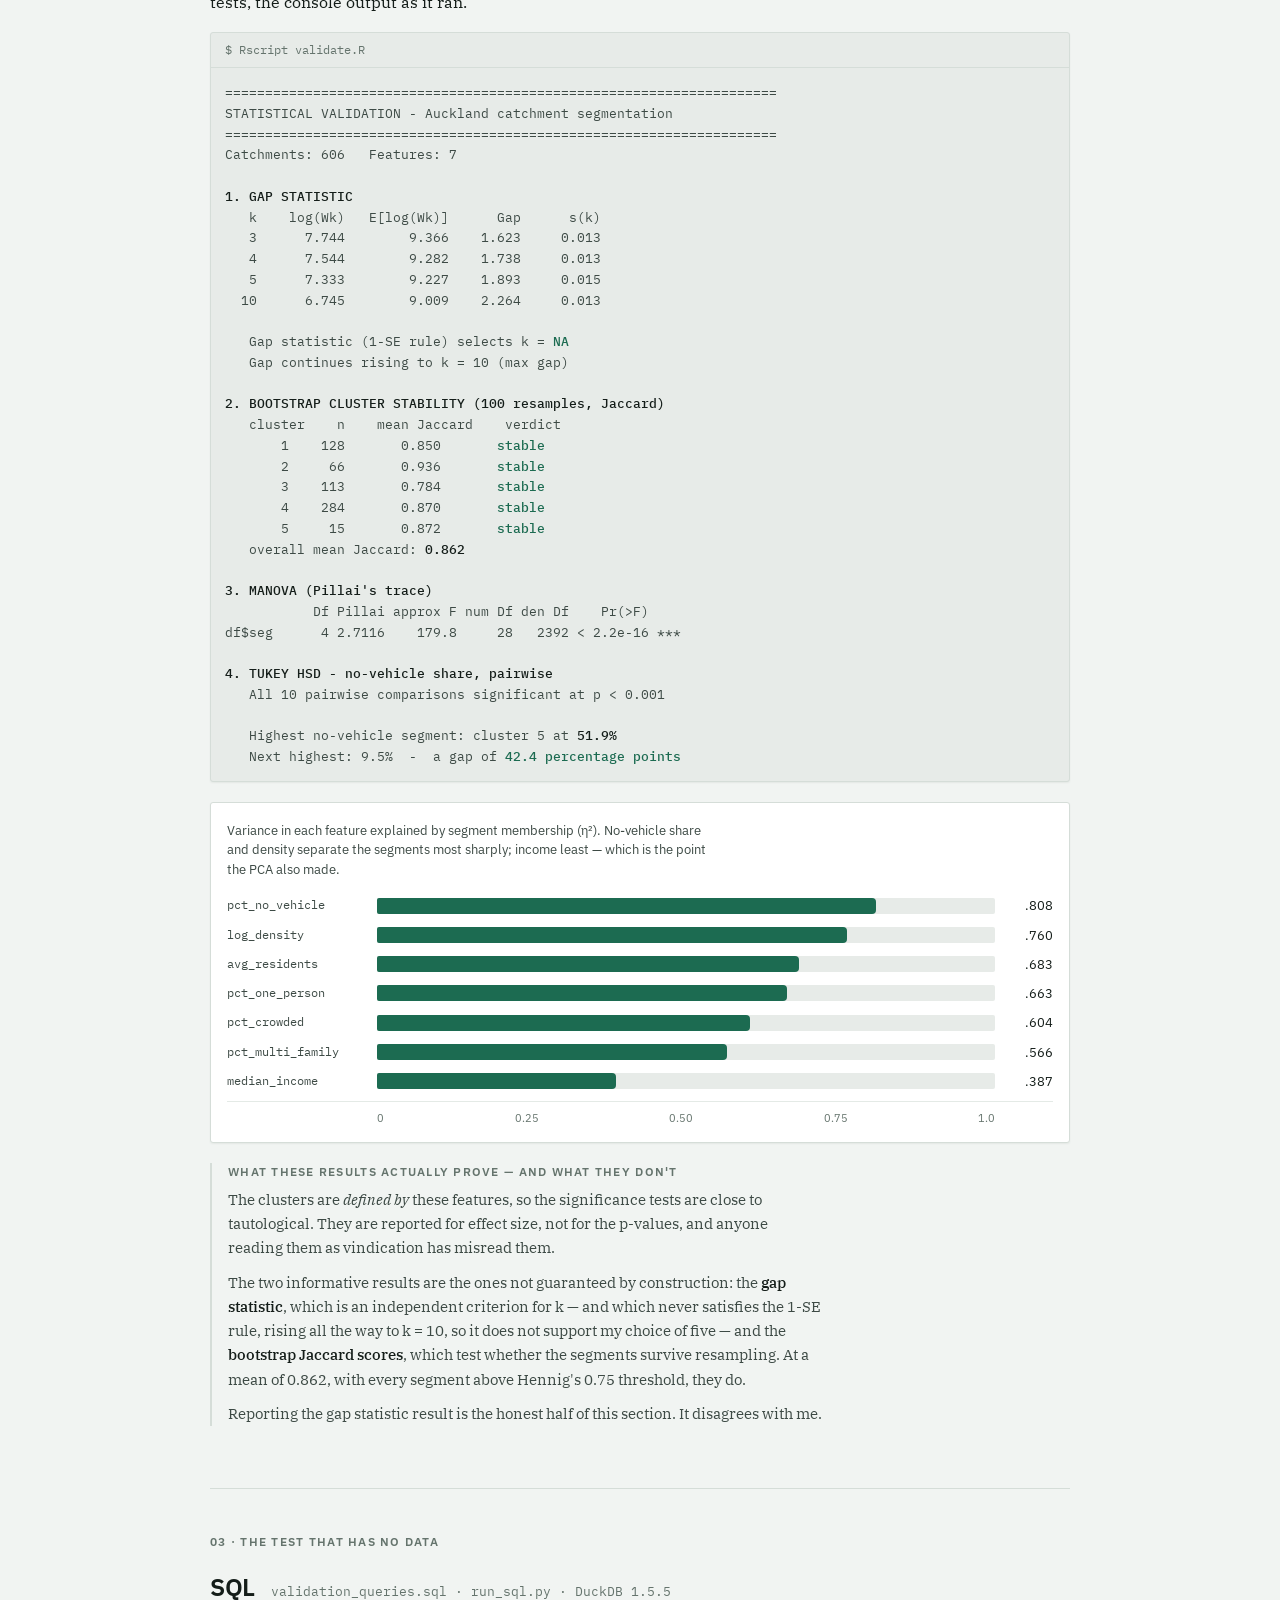
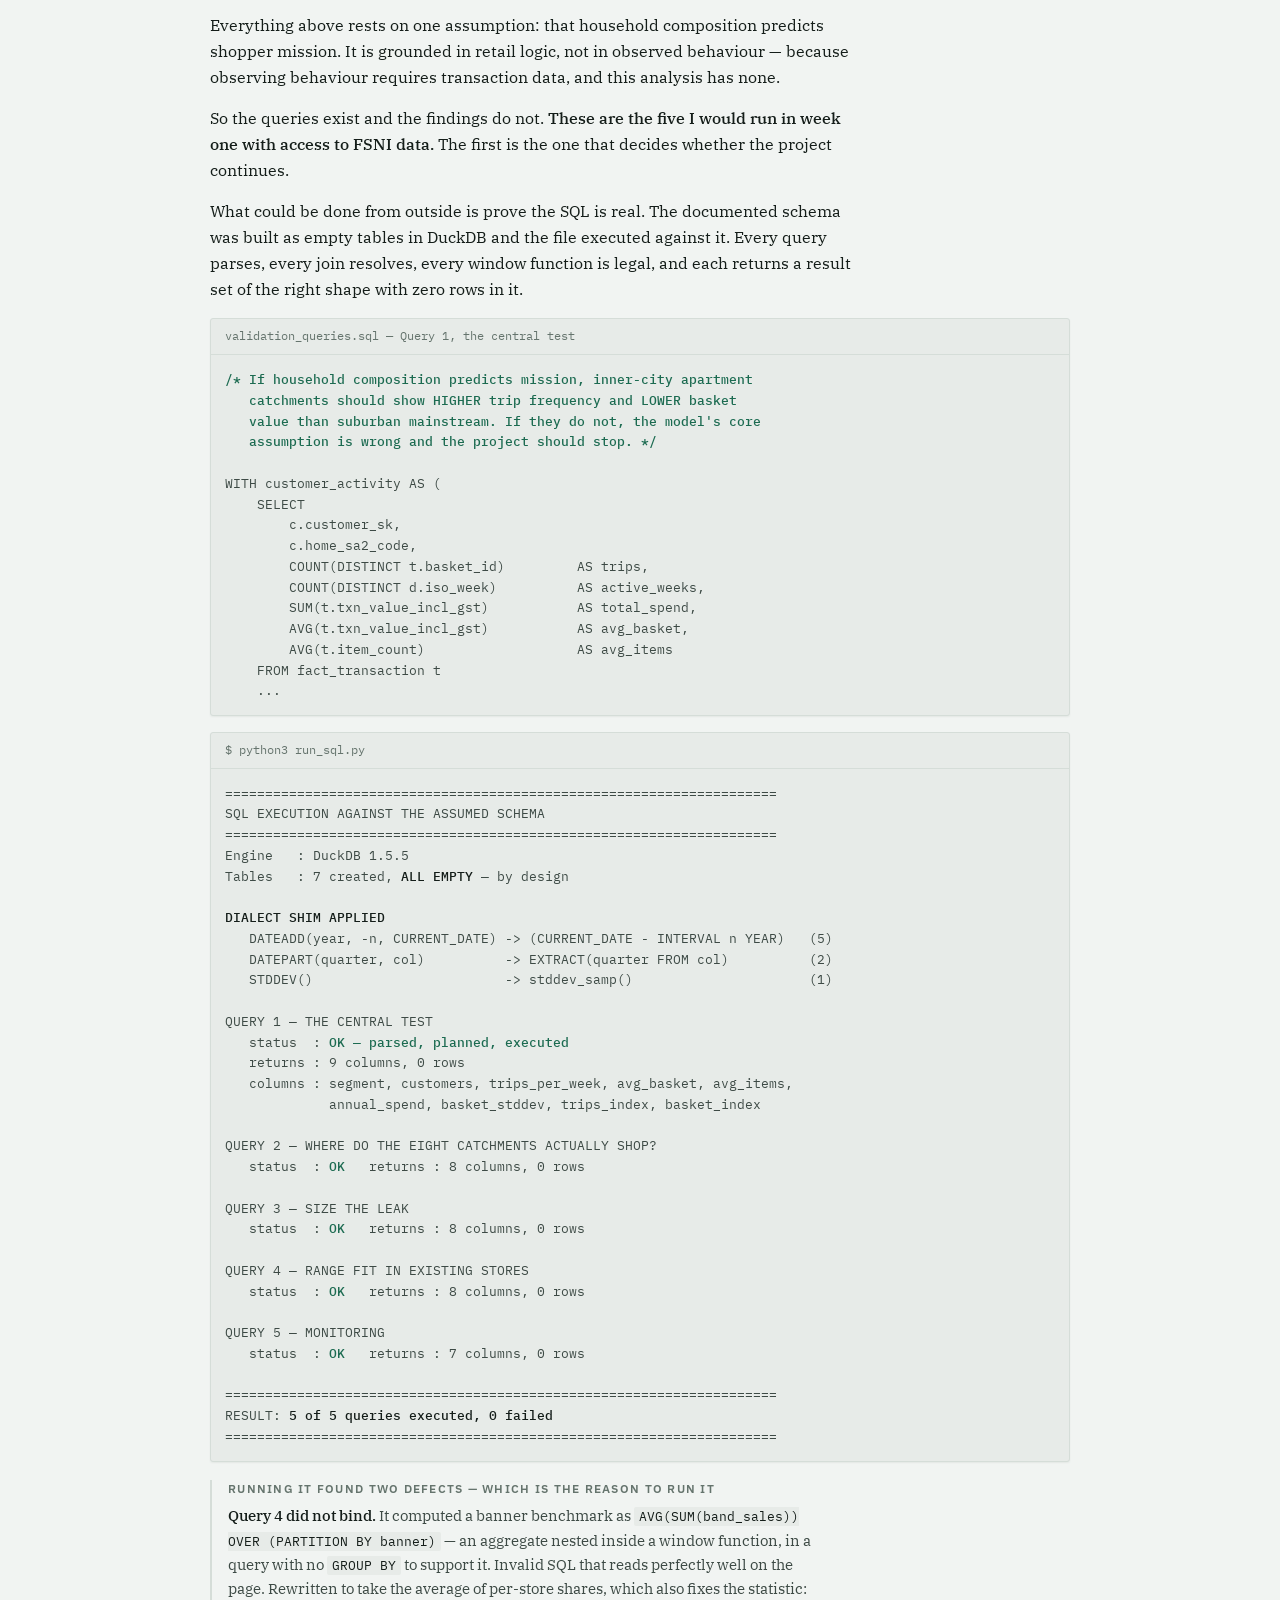
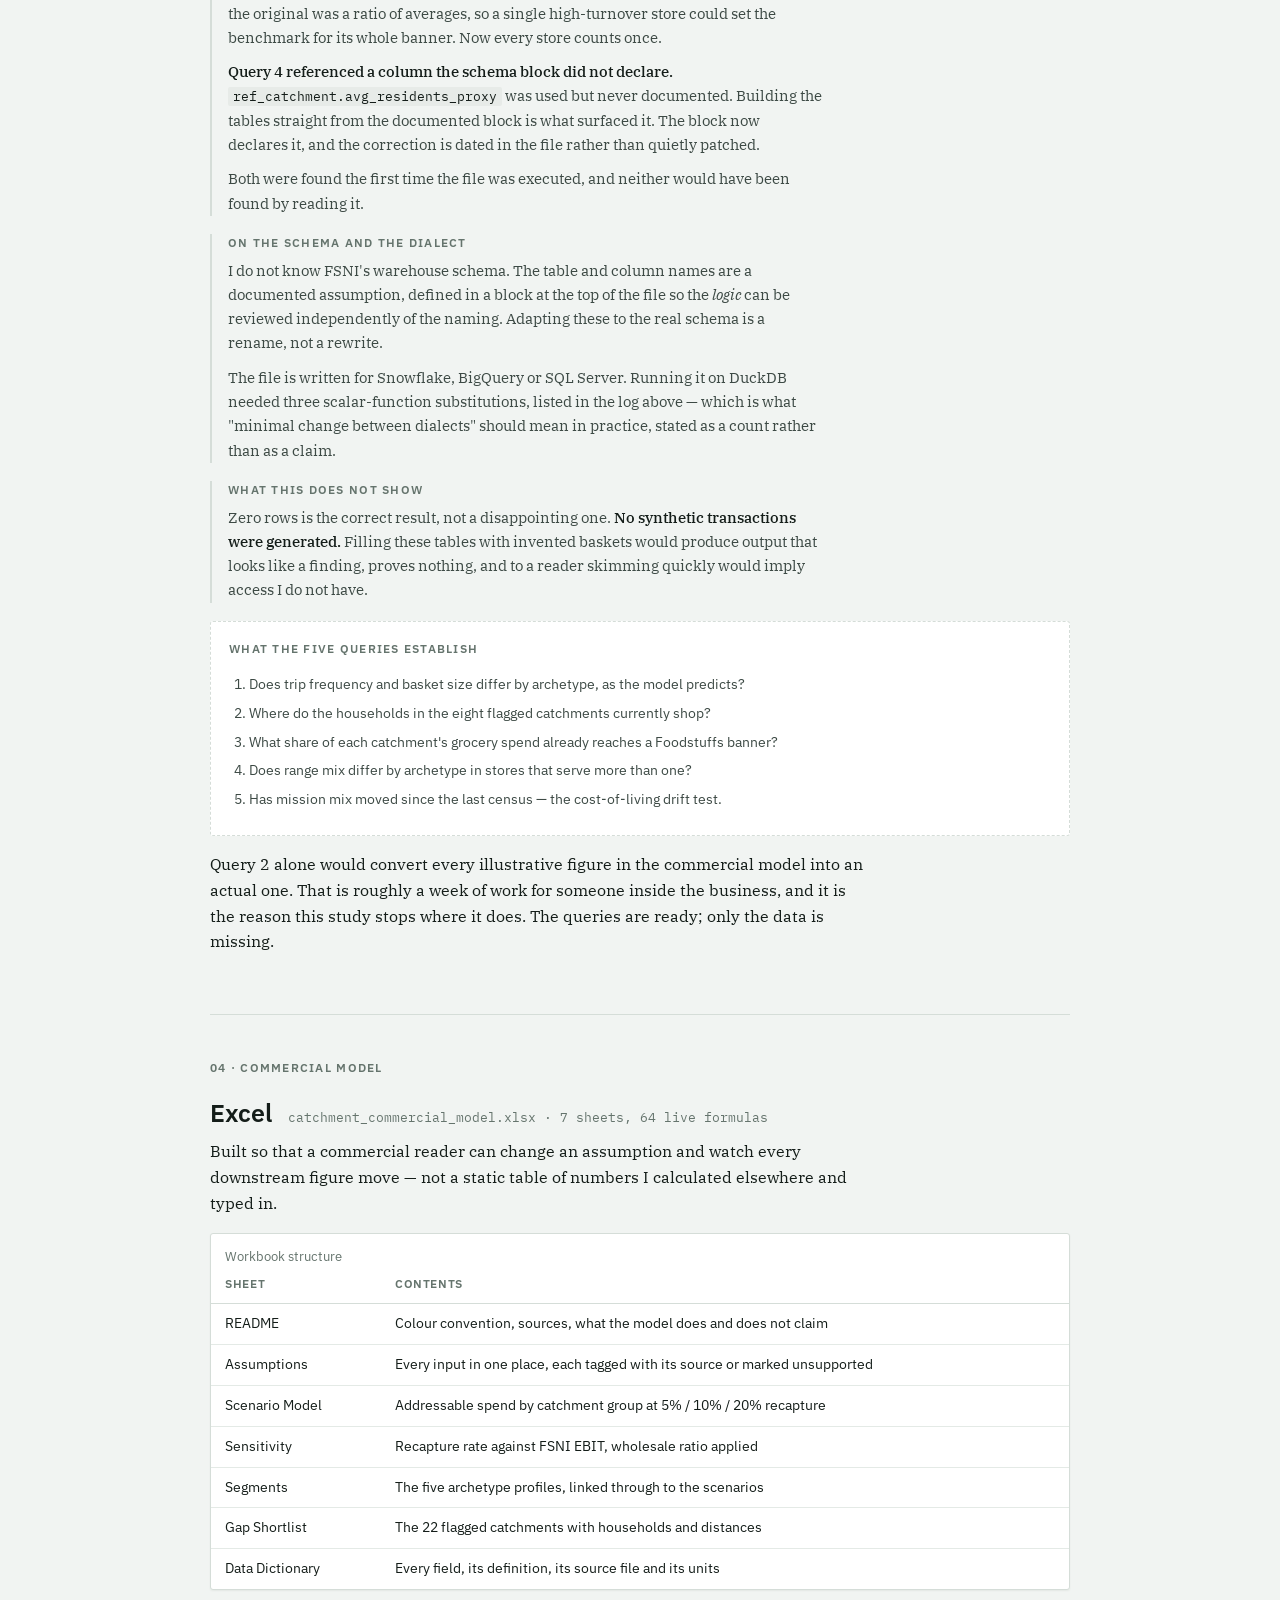
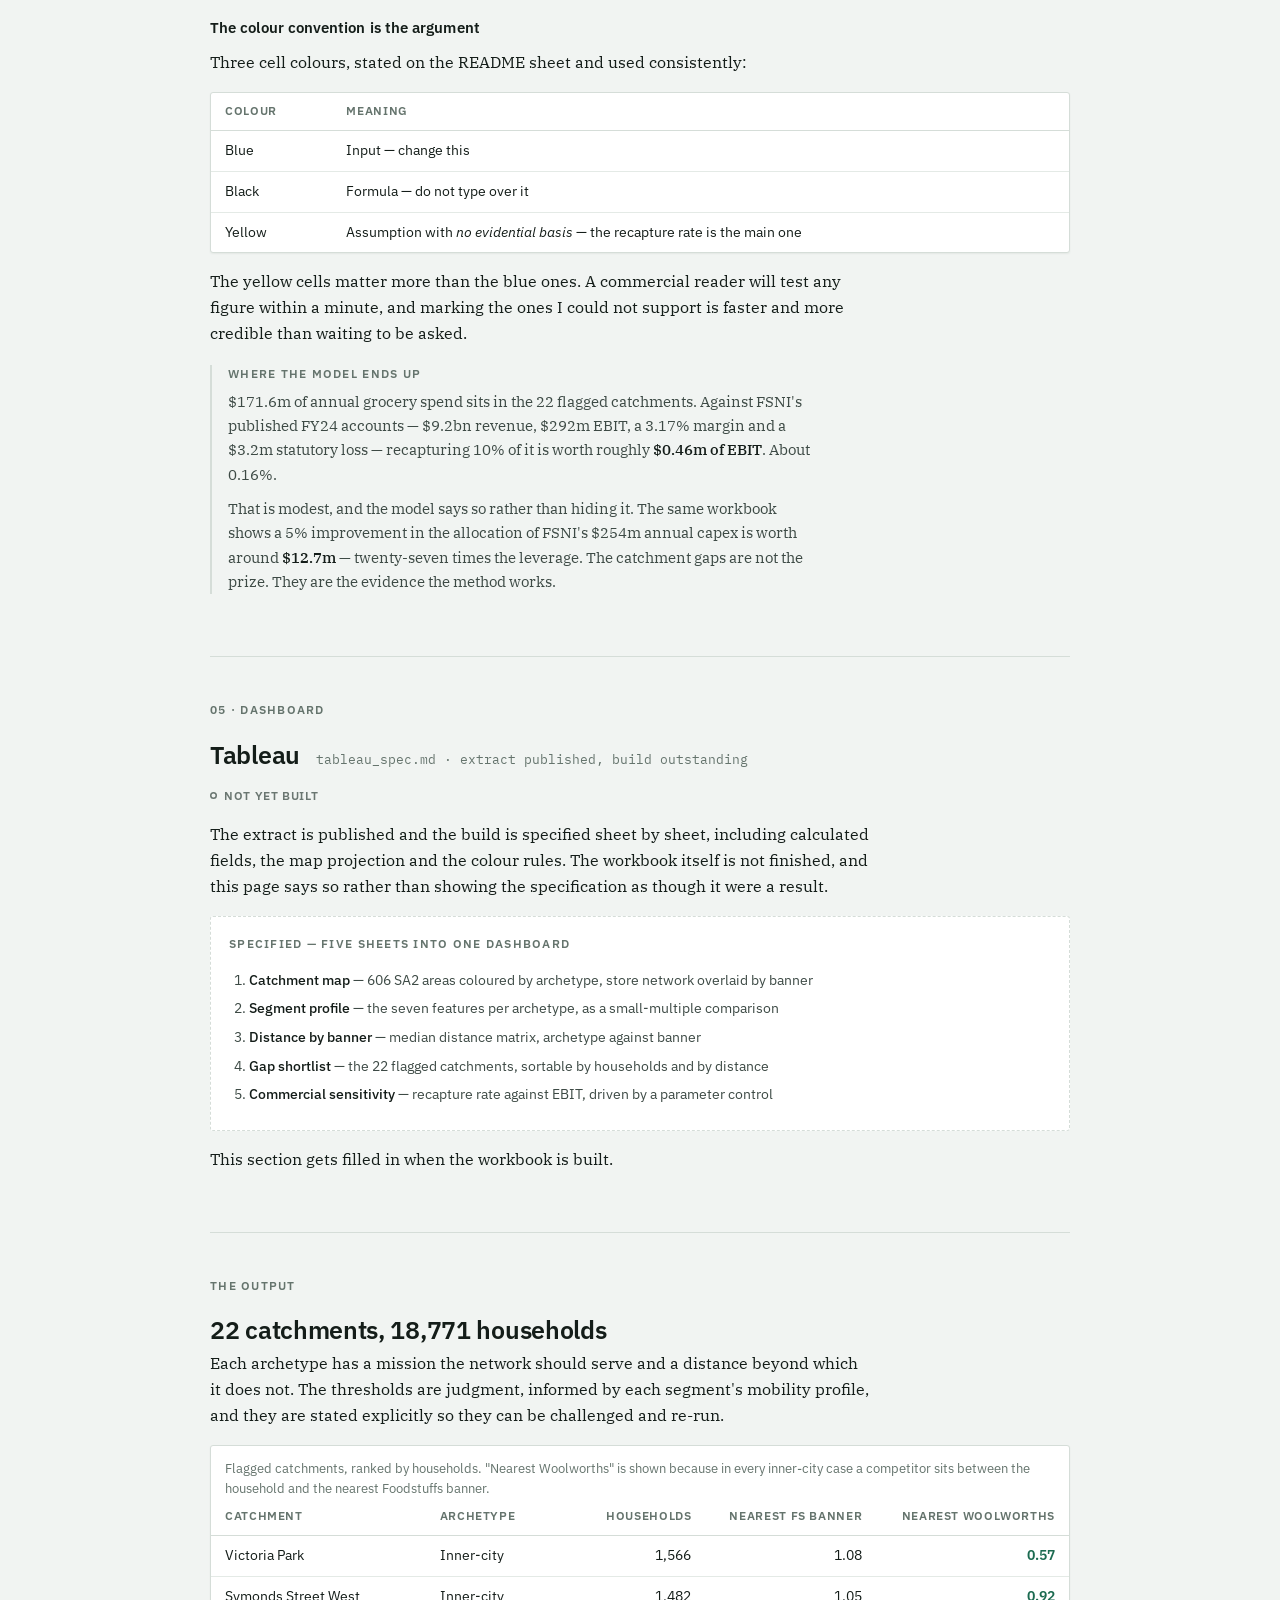
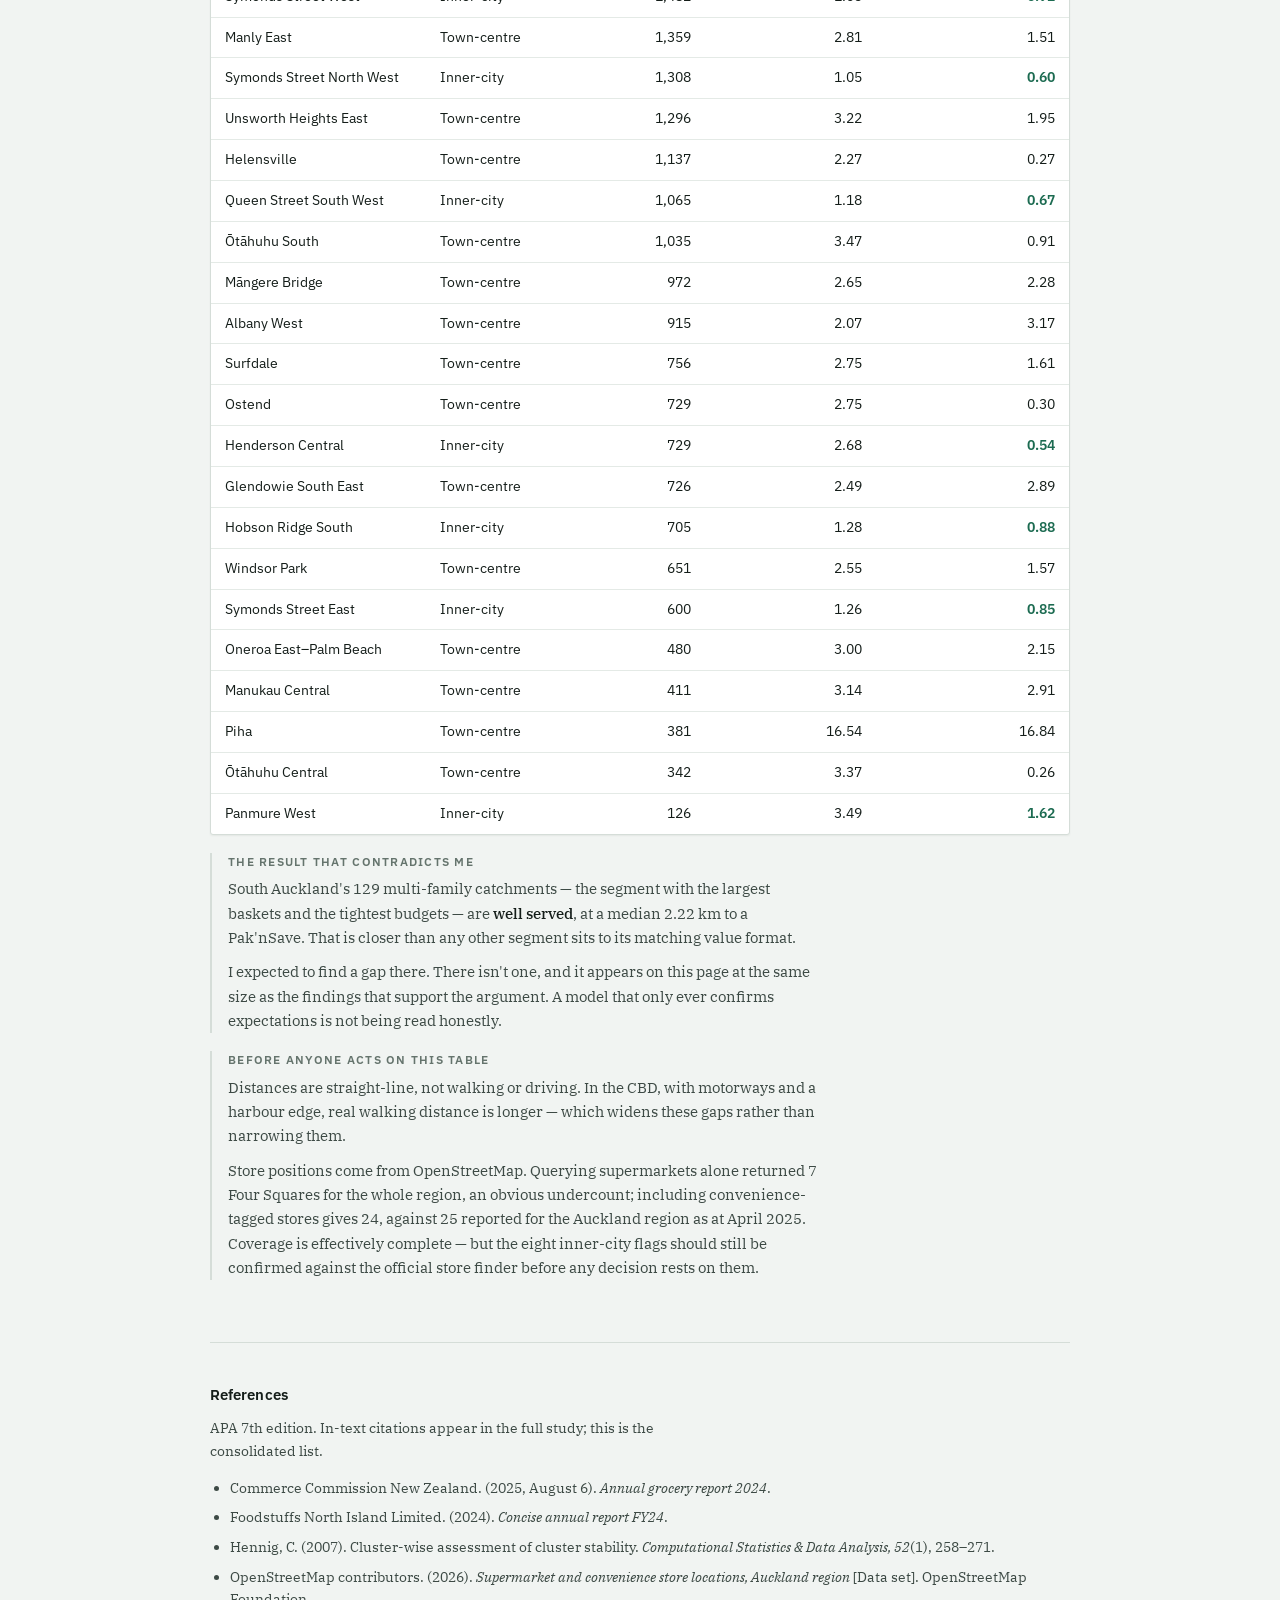
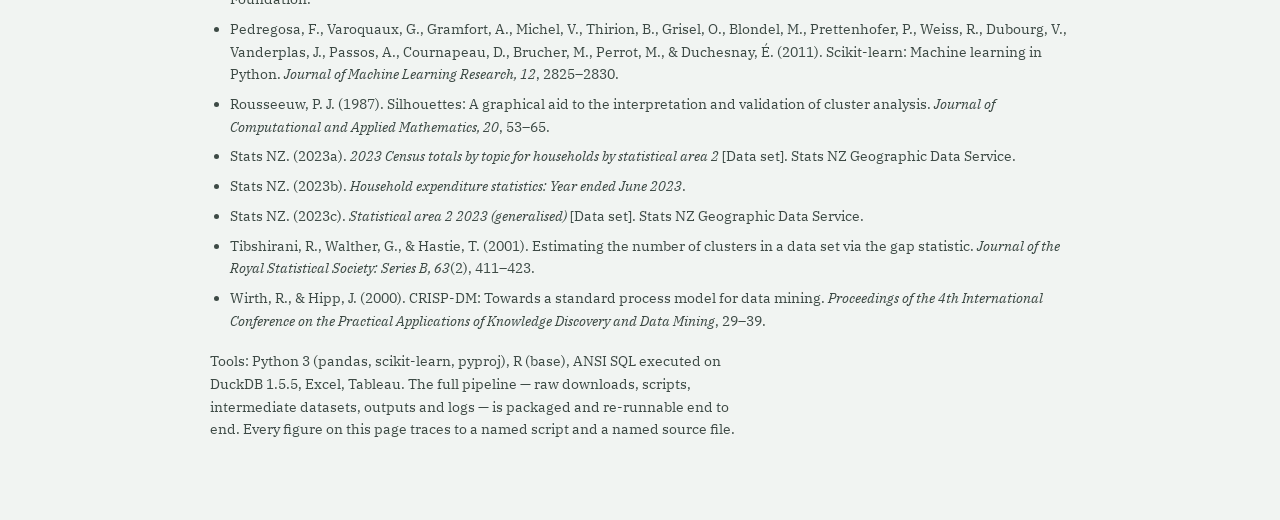
<file: method.html>
<!doctype html>
<html lang="en" data-hud-bg="off">
<head>
<meta charset="utf-8">
<meta name="viewport" content="width=device-width, initial-scale=1, viewport-fit=cover">
<meta name="author" content="Pavithra Bamunu">
<meta name="description" content="The Python, R, SQL and Excel output behind the Auckland catchment mission-fit study.">
<style>
:root{color-scheme:dark;padding-top:env(safe-area-inset-top,0px);padding-bottom:env(safe-area-inset-bottom,0px)}
body{margin:0}
img{max-width:100%}
[hidden]{display:none!important}
</style>
<title>Catchment Mission Fit Results</title>

<link rel="preconnect" href="https://fonts.googleapis.com">
<link rel="preconnect" href="https://fonts.gstatic.com" crossorigin>
<link rel="stylesheet" href="https://fonts.googleapis.com/css2?family=IBM+Plex+Mono:wght@400;500&family=IBM+Plex+Sans:wght@400;500;600&family=IBM+Plex+Serif:ital,wght@0,400;0,500;1,400&display=swap">

<style>
:root{
  --ground:#f1f4f2;
  --surface:#ffffff;
  --sunken:#e7ebe8;
  --ink:#141d19;
  --ink-2:#3d4a45;
  --muted:#65746d;
  --rule:#d5ddd8;
  --rule-soft:#e4eae6;
  --accent:#1c6b51;
  --accent-soft:#d9e8e1;
  --ran:#1c6b51;
  --held:#8a5a12;
  --pending:#6a7671;
  --shadow:0 1px 2px rgba(20,29,25,.06);
}
@media (prefers-color-scheme: dark){
  :root:not([data-theme="light"]){
    --ground:#0e1412;
    --surface:#161d1a;
    --sunken:#1b2320;
    --ink:#e4ebe7;
    --ink-2:#b3c0ba;
    --muted:#8b9992;
    --rule:#2a332f;
    --rule-soft:#222a27;
    --accent:#52b992;
    --accent-soft:#1d3229;
    --ran:#52b992;
    --held:#d3a057;
    --pending:#7d8b85;
    --shadow:0 1px 2px rgba(0,0,0,.4);
  }
}
:root[data-theme="dark"]{
  --ground:#0e1412;
  --surface:#161d1a;
  --sunken:#1b2320;
  --ink:#e4ebe7;
  --ink-2:#b3c0ba;
  --muted:#8b9992;
  --rule:#2a332f;
  --rule-soft:#222a27;
  --accent:#52b992;
  --accent-soft:#1d3229;
  --ran:#52b992;
  --held:#d3a057;
  --pending:#7d8b85;
  --shadow:0 1px 2px rgba(0,0,0,.4);
}

*{box-sizing:border-box}
body{
  background:var(--ground);
  color:var(--ink);
  font-family:"IBM Plex Serif",Georgia,serif;
  font-size:16px;
  line-height:1.62;
  margin:0;
  padding-block:0 64px;
  padding-inline:20px;
  -webkit-font-smoothing:antialiased;
}
.wrap{max-width:860px;margin:0 auto}

h1,h2,h3,.ui{font-family:"IBM Plex Sans",system-ui,sans-serif}
h1{
  font-size:clamp(28px,5.2vw,40px);
  line-height:1.14;
  font-weight:600;
  letter-spacing:-.018em;
  margin:0 0 14px;
  text-wrap:balance;
}
h2{
  font-size:clamp(20px,3.4vw,25px);
  font-weight:600;
  letter-spacing:-.012em;
  margin:0;
  text-wrap:balance;
}
h3{
  font-size:15px;
  font-weight:600;
  letter-spacing:.005em;
  margin:26px 0 10px;
  color:var(--ink);
}
p{margin:0 0 15px;max-width:66ch}
a{color:var(--accent);text-decoration-thickness:1px;text-underline-offset:2px}
strong{font-weight:500;color:var(--ink)}

.eyebrow{
  font-family:"IBM Plex Sans",system-ui,sans-serif;
  font-size:11.5px;
  font-weight:600;
  letter-spacing:.11em;
  text-transform:uppercase;
  color:var(--muted);
}

/* ---------- masthead ---------- */
header.masthead{padding-block:52px 34px;border-bottom:2px solid var(--ink);margin-bottom:0}
.byline{
  font-family:"IBM Plex Sans",system-ui,sans-serif;
  font-size:13.5px;color:var(--ink-2);
  display:flex;flex-wrap:wrap;gap:6px 16px;margin-top:18px
}
.byline span{white-space:nowrap}
.standfirst{font-size:17.5px;color:var(--ink-2);max-width:62ch;margin:16px 0 0;font-style:italic}

.boundary{
  margin-top:26px;padding:14px 16px;
  border-left:3px solid var(--accent);
  background:var(--accent-soft);
  font-family:"IBM Plex Sans",system-ui,sans-serif;
  font-size:14px;line-height:1.55;color:var(--ink);
}
.boundary p{margin:0;max-width:none}

/* ---------- status spine ---------- */
.spine{margin:0;border-bottom:1px solid var(--rule)}
.spine-row{
  display:grid;
  grid-template-columns:minmax(96px,124px) 1fr minmax(120px,auto);
  gap:6px 18px;
  align-items:baseline;
  padding:15px 2px;
  border-bottom:1px solid var(--rule-soft);
  font-family:"IBM Plex Sans",system-ui,sans-serif;
}
.spine-row:last-child{border-bottom:0}
.spine-tool{font-size:15px;font-weight:600}
.spine-what{font-size:14px;color:var(--ink-2);line-height:1.5}
.spine-what a{font-weight:500}

.chip{
  font-family:"IBM Plex Sans",system-ui,sans-serif;
  font-size:11.5px;font-weight:600;letter-spacing:.055em;text-transform:uppercase;
  display:inline-flex;align-items:center;gap:7px;white-space:nowrap;
}
.chip::before{content:"";width:7px;height:7px;border-radius:50%;flex:none}
.chip.ran{color:var(--ran)}
.chip.ran::before{background:var(--ran)}
.chip.held{color:var(--held)}
.chip.held::before{background:var(--held)}
.chip.pending{color:var(--pending)}
.chip.pending::before{background:none;box-shadow:inset 0 0 0 1.5px var(--pending)}

/* ---------- sections ---------- */
section.tool{padding-block:44px;border-bottom:1px solid var(--rule)}
.tool-head{display:flex;flex-wrap:wrap;align-items:baseline;gap:8px 16px;margin-bottom:6px}
.tool-file{
  font-family:"IBM Plex Mono",ui-monospace,monospace;
  font-size:13px;color:var(--muted);
}

/* ---------- console output ---------- */
.console{
  background:var(--sunken);
  border:1px solid var(--rule);
  border-radius:3px;
  overflow-x:auto;
  margin:16px 0;
  box-shadow:var(--shadow);
}
.console-bar{
  font-family:"IBM Plex Mono",ui-monospace,monospace;
  font-size:11.5px;color:var(--muted);
  padding:8px 14px;border-bottom:1px solid var(--rule);
  white-space:nowrap;
}
.console pre{
  margin:0;padding:14px;
  font-family:"IBM Plex Mono",ui-monospace,monospace;
  font-size:12.5px;line-height:1.66;
  color:var(--ink-2);
  white-space:pre;
}
.console pre b{color:var(--ink);font-weight:500}
.console pre i{color:var(--accent);font-style:normal;font-weight:500}

/* ---------- tables ---------- */
.tablewrap{overflow-x:auto;margin:16px 0;border:1px solid var(--rule);border-radius:3px;background:var(--surface);box-shadow:var(--shadow)}
table{border-collapse:collapse;width:100%;font-family:"IBM Plex Sans",system-ui,sans-serif;font-size:13.5px}
caption{
  text-align:left;padding:12px 14px 0;
  font-family:"IBM Plex Sans",system-ui,sans-serif;
  font-size:12.5px;color:var(--muted);
}
th,td{padding:9px 14px;text-align:left;border-bottom:1px solid var(--rule-soft);white-space:nowrap}
thead th{
  font-size:11.5px;font-weight:600;letter-spacing:.055em;text-transform:uppercase;
  color:var(--muted);border-bottom:1px solid var(--rule);
}
tbody tr:last-child td{border-bottom:0}
td.num,th.num{text-align:right;font-variant-numeric:tabular-nums}
td.mark{color:var(--accent);font-weight:600}
td.name{white-space:normal;min-width:150px}
tbody tr.pick td{background:var(--accent-soft)}

/* ---------- eta chart ---------- */
figure.chart{margin:20px 0;padding:18px 16px 14px;background:var(--surface);border:1px solid var(--rule);border-radius:3px;box-shadow:var(--shadow)}
figure.chart figcaption{
  font-family:"IBM Plex Sans",system-ui,sans-serif;
  font-size:13px;color:var(--ink-2);margin-bottom:16px;max-width:60ch;line-height:1.5
}
.bars{display:grid;gap:9px}
.bar-row{display:grid;grid-template-columns:minmax(88px,138px) 1fr 46px;gap:12px;align-items:center}
.bar-label{
  font-family:"IBM Plex Mono",ui-monospace,monospace;
  font-size:11.5px;color:var(--ink-2);
  overflow:hidden;text-overflow:ellipsis;white-space:nowrap;
}
.bar-track{position:relative;height:16px;background:var(--sunken);border-radius:2px}
.bar-fill{position:absolute;inset:0 auto 0 0;background:var(--accent);border-radius:2px 4px 4px 2px}
.bar-val{
  font-family:"IBM Plex Sans",system-ui,sans-serif;
  font-size:12.5px;font-variant-numeric:tabular-nums;color:var(--ink);text-align:right
}
.scale{
  display:grid;grid-template-columns:minmax(88px,138px) 1fr 46px;gap:12px;
  margin-top:10px;padding-top:8px;border-top:1px solid var(--rule-soft)
}
.scale-ticks{display:flex;justify-content:space-between;font-family:"IBM Plex Sans",system-ui,sans-serif;font-size:11px;color:var(--muted);font-variant-numeric:tabular-nums}

/* ---------- notes ---------- */
.note{
  border-left:2px solid var(--rule);
  padding-left:16px;margin:18px 0;
  font-size:15px;color:var(--ink-2);
}
.note p{margin:0 0 10px}
.note p:last-child{margin:0}
.note .eyebrow{display:block;margin-bottom:6px}
.note code,p code{
  font-family:"IBM Plex Mono",ui-monospace,monospace;
  font-size:.86em;background:var(--sunken);
  padding:1px 5px;border-radius:2px;color:var(--ink);
  overflow-wrap:anywhere;
}

.pendingbox{
  border:1px dashed var(--rule);
  border-radius:3px;padding:18px;background:var(--surface);
  margin:16px 0;
}
.pendingbox ol{margin:10px 0 0;padding-left:20px;font-family:"IBM Plex Sans",system-ui,sans-serif;font-size:14px;color:var(--ink-2)}
.pendingbox li{margin-bottom:6px}

footer{padding-block:40px 0}
footer h3{margin-top:0}
.srcs{font-size:14px;color:var(--ink-2)}
.srcs li{margin-bottom:7px}
.srcs ul{padding-left:20px;margin:8px 0 0}

@media (max-width:560px){
  .spine-row{grid-template-columns:1fr auto;gap:4px 12px}
  .spine-what{grid-column:1 / -1}
  .bar-row,.scale{grid-template-columns:78px 1fr 42px;gap:8px}
}
</style>

<style>
/* ---------- loading sequence (ported from the Shelly build) ----------
   Narrates what is actually being prepared instead of spinning. Removes
   itself on a CSS timer as well as in script, so a JS fault can never
   leave the page behind a curtain. */
#pb-boot{position:fixed;inset:0;z-index:200;background:var(--ground);display:grid;
  place-items:center;padding:24px;font-family:"IBM Plex Sans",system-ui,sans-serif;
  transition:opacity .55s ease,visibility .55s;
  animation:pb-failsafe 0s linear 8s forwards}
#pb-boot.pb-done{opacity:0;visibility:hidden;pointer-events:none}
@keyframes pb-failsafe{to{opacity:0;visibility:hidden;pointer-events:none}}
.pb-in{width:min(560px,100%)}
.pb-tag{font-family:"IBM Plex Mono",ui-monospace,monospace;font-size:10px;letter-spacing:.3em;text-transform:uppercase;
  color:var(--muted);display:block}
.pb-orb{display:flex;gap:7px;margin-top:22px}
.pb-orb i{width:9px;height:9px;border-radius:50%;background:var(--accent);opacity:.25;
  animation:pb-pulse 1.2s infinite ease-in-out}
.pb-orb i:nth-child(2){animation-delay:.18s}
.pb-orb i:nth-child(3){animation-delay:.36s}
@keyframes pb-pulse{0%,100%{opacity:.2;transform:scale(.85)}50%{opacity:1;transform:scale(1)}}
#pb-log{font-family:"IBM Plex Mono",ui-monospace,monospace;font-size:12.5px;line-height:1.9;color:var(--ink);
  white-space:pre-wrap;min-height:190px;margin:18px 0 0}
#pb-log .pb-ok{color:var(--accent)}
.pb-skip{background:none;border:1px solid var(--rule);color:var(--muted);border-radius:3px;
  padding:6px 14px;font-family:"IBM Plex Mono",ui-monospace,monospace;font-size:11px;letter-spacing:.1em;cursor:pointer}
.pb-skip:hover,.pb-skip:focus-visible{border-color:var(--accent);color:var(--ink);outline:none}
@media (max-width:480px){ #pb-log{font-size:11.5px;min-height:170px} }
@media (prefers-reduced-motion:reduce){
  #pb-boot{animation-delay:1.2s}
  .pb-orb i{animation:none;opacity:.7}
}
</style>
<link rel="stylesheet" href="assets/hud.css">
</head>
<body>

<div id="pb-boot" role="status" aria-live="polite">
  <div class="pb-in">
    <span class="pb-tag">Tool output, end to end</span>
    <div class="pb-orb" aria-hidden="true"><i></i><i></i><i></i></div>
    <pre id="pb-log"></pre>
    <button id="pb-skip" class="pb-skip" type="button">Skip</button>
  </div>
</div>

<div class="wrap">

<header class="masthead">
  <p class="eyebrow">Working record · Auckland · September 2026</p>
  <h1>Catchment Mission Fit</h1>
  <p class="standfirst">The output behind the study — what each tool actually produced, what it established, and which parts could not be run.</p>
  <div class="byline">
    <span>Pavithra Bamunu</span>
    <span>Duty Manager, Four Square Eden Terrace</span>
    <span>MAppBus (Business Analytics), First Class Honours</span>
  </div>
  <div class="boundary">
    <p><strong>Data boundary.</strong> I work in a Foodstuffs banner store. No store data of any kind — sales, SAP extracts, loyalty records, reports — was used, viewed for this purpose or exported, in raw, aggregated or anonymised form. Everything below is built from Stats NZ Census 2023, the Household Economic Survey, OpenStreetMap and Foodstuffs North Island's published accounts. The boundary is why one section on this page has no results in it.</p>
  </div>
</header>

<section class="spine" aria-label="Tool status summary">
  <div class="spine-row">
    <div class="spine-tool">Python</div>
    <div class="spine-what">Feature build, K-means segmentation, spatial join across 606 catchments</div>
    <div><span class="chip ran">Executed</span></div>
  </div>
  <div class="spine-row">
    <div class="spine-tool">R</div>
    <div class="spine-what">Independent validation — gap statistic, bootstrap stability, MANOVA, Tukey HSD</div>
    <div><span class="chip ran">Executed</span></div>
  </div>
  <div class="spine-row">
    <div class="spine-tool">SQL</div>
    <div class="spine-what">Five queries that test the model's central assumption — all five execute, none can return a row</div>
    <div><span class="chip held">Runs · no data</span></div>
  </div>
  <div class="spine-row">
    <div class="spine-tool">Excel</div>
    <div class="spine-what">Commercial model — 64 live formulas, scenario and sensitivity sheets</div>
    <div><span class="chip ran">Executed</span></div>
  </div>
  <div class="spine-row">
    <div class="spine-tool">Tableau</div>
    <div class="spine-what">Five-sheet dashboard, specified in full against a published extract</div>
    <div><span class="chip pending">Not yet built</span></div>
  </div>
</section>

<!-- ============ PYTHON ============ -->
<section class="tool" id="python">
  <p class="eyebrow">01 · Segmentation</p>
  <div class="tool-head">
    <h2>Python</h2>
    <span class="tool-file">build_features.py · cluster.py · format_fit.py</span>
  </div>
  <p>Three scripts take the raw census export to a named shortlist: build the feature table, cluster it, then overlay the store network. <strong>606 catchments, 516,585 households, seven features, no missing values.</strong></p>

  <h3>Choosing k — and going against the metric</h3>
  <p>Silhouette favours three clusters. I chose five.</p>

  <div class="tablewrap">
    <table>
      <caption>Silhouette score by cluster count, 25 random initialisations at each k, fixed seed</caption>
      <thead><tr><th>k</th><th class="num">Silhouette</th><th>Outcome</th></tr></thead>
      <tbody>
        <tr><td>3</td><td class="num">0.353</td><td>Metric optimum — inner-city absorbed into a broader urban group</td></tr>
        <tr><td>4</td><td class="num">0.351</td><td>Marginally lower, same absorption</td></tr>
        <tr class="pick"><td>5</td><td class="num">0.326</td><td>Chosen — inner-city apartments separate</td></tr>
        <tr><td>6</td><td class="num">0.318</td><td>Splits suburban without adding interpretation</td></tr>
      </tbody>
    </table>
  </div>

  <div class="note">
    <span class="eyebrow">The judgment</span>
    <p>At k = 3 the inner-city apartment catchments vanish into a broader urban group. That group is only 15 areas and 15,156 households, but it is the most behaviourally distinct segment in Auckland — 45% living alone, 52% without a car, five times the household density of anywhere else. Collapsing it produces a tidier model that cannot see the finding.</p>
    <p>An analyst who reports only the silhouette-optimal k has let the metric make a business decision.</p>
  </div>

  <h3>The five archetypes</h3>
  <div class="tablewrap">
    <table>
      <caption>Segment profiles — Census 2023, household level</caption>
      <thead>
        <tr>
          <th>Archetype</th>
          <th class="num">Areas</th>
          <th class="num">Households</th>
          <th class="num">One-person</th>
          <th class="num">No vehicle</th>
          <th class="num">Median income</th>
          <th class="num">Crowded</th>
        </tr>
      </thead>
      <tbody>
        <tr><td class="name">Inner-city apartments</td><td class="num">15</td><td class="num">15,156</td><td class="num">44.9%</td><td class="num mark">51.9%</td><td class="num">$67,900</td><td class="num">8.8%</td></tr>
        <tr><td class="name">Town-centre mixed</td><td class="num">114</td><td class="num">104,505</td><td class="num">28.5%</td><td class="num">9.5%</td><td class="num">$97,400</td><td class="num">7.4%</td></tr>
        <tr><td class="name">South Auckland multi-family</td><td class="num">129</td><td class="num">95,169</td><td class="num">11.8%</td><td class="num">7.3%</td><td class="num">$107,700</td><td class="num">21.2%</td></tr>
        <tr><td class="name">Suburban mainstream</td><td class="num">282</td><td class="num">267,453</td><td class="num">15.6%</td><td class="num">3.7%</td><td class="num">$132,600</td><td class="num">5.9%</td></tr>
        <tr><td class="name">Rural fringe</td><td class="num">66</td><td class="num">34,302</td><td class="num">15.5%</td><td class="num">1.6%</td><td class="num">$127,700</td><td class="num">5.2%</td></tr>
      </tbody>
    </table>
  </div>

  <h3>Is this just income and density renamed?</h3>
  <p>The most likely criticism, so it was tested. Principal component analysis says no: household <em>structure</em> is the dominant axis, and density — the obvious confound — does not appear until the third component.</p>

  <div class="console">
    <div class="console-bar">$ python3 cluster.py — PCA check</div>
<pre>  PC1   45.5%   avg_residents, pct_one_person, pct_multi_family
  PC2   29.5%   pct_crowded, pct_no_vehicle, median_income (inverse)
  PC3   14.1%   log_density, median_income</pre>
  </div>

  <h3>Network overlay</h3>
  <p>Store locations reprojected to NZTM2000, nearest-store distance computed per banner per catchment.</p>
  <div class="tablewrap">
    <table>
      <caption>Median straight-line distance to nearest store, km</caption>
      <thead><tr><th>Archetype</th><th class="num">Four Square</th><th class="num">New World</th><th class="num">Pak'nSave</th><th class="num">Woolworths</th></tr></thead>
      <tbody>
        <tr><td class="name">Inner-city apartments</td><td class="num">1.05</td><td class="num">0.90</td><td class="num">6.33</td><td class="num mark">0.57</td></tr>
        <tr><td class="name">Town-centre mixed</td><td class="num">2.75</td><td class="num">1.76</td><td class="num">2.83</td><td class="num">1.04</td></tr>
        <tr><td class="name">South Auckland multi-family</td><td class="num">3.24</td><td class="num">2.43</td><td class="num mark">2.22</td><td class="num">1.63</td></tr>
        <tr><td class="name">Suburban mainstream</td><td class="num">2.99</td><td class="num">2.10</td><td class="num">2.91</td><td class="num">1.49</td></tr>
        <tr><td class="name">Rural fringe</td><td class="num">7.18</td><td class="num">7.36</td><td class="num">7.27</td><td class="num">6.47</td></tr>
      </tbody>
    </table>
  </div>

  <div class="note">
    <span class="eyebrow">Four defects found, four disclosed</span>
    <p><strong>Suppression coded as −999.</strong> Caught because the household total <em>increased</em> after dropping small areas, which is arithmetically impossible. The ≥100-household filter happened to remove every suppressed row. The analysis was never contaminated — but that was luck, not design, and a filter on any other column would have corrupted every derived percentage.</p>
    <p><strong>Projected, not geographic, coordinates.</strong> The export ships NZTM2000 eastings and northings in metres. An initial pass assuming degrees returned zero rows.</p>
    <p><strong>Unstable cluster labels.</strong> K-means label numbers are arbitrary and move when the input changes. Names hardcoded to label numbers silently attached to the wrong clusters — Eden Terrace came out as "South Auckland multi-family". Names are now derived from each cluster's own profile and verified against four known areas.</p>
    <p><strong>Bounding-box region filter.</strong> An initial coordinate box leaked into Waikato, putting Thames and Coromandel in the results at 56 km from a store. Recalibrated against known centroids: Waiheke East marks the eastern edge at x = 1,791,870.</p>
  </div>
</section>

<!-- ============ R ============ -->
<section class="tool" id="r">
  <p class="eyebrow">02 · Validation</p>
  <div class="tool-head">
    <h2>R</h2>
    <span class="tool-file">validate.R · base R, no packages</span>
  </div>
  <p>The segmentation was built in Python, so it was validated in something else. Four tests, the console output as it ran.</p>

  <div class="console">
    <div class="console-bar">$ Rscript validate.R</div>
<pre>=====================================================================
STATISTICAL VALIDATION - Auckland catchment segmentation
=====================================================================
Catchments: 606   Features: 7

<b>1. GAP STATISTIC</b>
   k    log(Wk)   E[log(Wk)]      Gap      s(k)
   3      7.744        9.366    1.623     0.013
   4      7.544        9.282    1.738     0.013
   5      7.333        9.227    1.893     0.015
  10      6.745        9.009    2.264     0.013

   Gap statistic (1-SE rule) selects k = <i>NA</i>
   Gap continues rising to k = 10 (max gap)

<b>2. BOOTSTRAP CLUSTER STABILITY (100 resamples, Jaccard)</b>
   cluster    n    mean Jaccard    verdict
       1    128       0.850       <i>stable</i>
       2     66       0.936       <i>stable</i>
       3    113       0.784       <i>stable</i>
       4    284       0.870       <i>stable</i>
       5     15       0.872       <i>stable</i>
   overall mean Jaccard: <b>0.862</b>

<b>3. MANOVA (Pillai's trace)</b>
           Df Pillai approx F num Df den Df    Pr(&gt;F)
df$seg      4 2.7116    179.8     28   2392 &lt; 2.2e-16 ***

<b>4. TUKEY HSD - no-vehicle share, pairwise</b>
   All 10 pairwise comparisons significant at p &lt; 0.001

   Highest no-vehicle segment: cluster 5 at <b>51.9%</b>
   Next highest: 9.5%  -  a gap of <i>42.4 percentage points</i></pre>
  </div>

  <figure class="chart">
    <figcaption>Variance in each feature explained by segment membership (η²). No-vehicle share and density separate the segments most sharply; income least — which is the point the PCA also made.</figcaption>
    <div class="bars" role="img" aria-label="Eta squared by feature: no vehicle 0.808, density 0.760, average residents 0.683, one-person 0.663, crowded 0.604, multi-family 0.566, median income 0.387">
      <div class="bar-row"><div class="bar-label" title="pct_no_vehicle">pct_no_vehicle</div><div class="bar-track"><div class="bar-fill" style="width:80.8%"></div></div><div class="bar-val">.808</div></div>
      <div class="bar-row"><div class="bar-label" title="log_density">log_density</div><div class="bar-track"><div class="bar-fill" style="width:76.0%"></div></div><div class="bar-val">.760</div></div>
      <div class="bar-row"><div class="bar-label" title="avg_residents">avg_residents</div><div class="bar-track"><div class="bar-fill" style="width:68.3%"></div></div><div class="bar-val">.683</div></div>
      <div class="bar-row"><div class="bar-label" title="pct_one_person">pct_one_person</div><div class="bar-track"><div class="bar-fill" style="width:66.3%"></div></div><div class="bar-val">.663</div></div>
      <div class="bar-row"><div class="bar-label" title="pct_crowded">pct_crowded</div><div class="bar-track"><div class="bar-fill" style="width:60.4%"></div></div><div class="bar-val">.604</div></div>
      <div class="bar-row"><div class="bar-label" title="pct_multi_family">pct_multi_family</div><div class="bar-track"><div class="bar-fill" style="width:56.6%"></div></div><div class="bar-val">.566</div></div>
      <div class="bar-row"><div class="bar-label" title="median_income">median_income</div><div class="bar-track"><div class="bar-fill" style="width:38.7%"></div></div><div class="bar-val">.387</div></div>
    </div>
    <div class="scale">
      <div></div>
      <div class="scale-ticks"><span>0</span><span>0.25</span><span>0.50</span><span>0.75</span><span>1.0</span></div>
      <div></div>
    </div>
  </figure>

  <div class="note">
    <span class="eyebrow">What these results actually prove — and what they don't</span>
    <p>The clusters are <em>defined by</em> these features, so the significance tests are close to tautological. They are reported for effect size, not for the p-values, and anyone reading them as vindication has misread them.</p>
    <p>The two informative results are the ones not guaranteed by construction: the <strong>gap statistic</strong>, which is an independent criterion for k — and which never satisfies the 1-SE rule, rising all the way to k = 10, so it does not support my choice of five — and the <strong>bootstrap Jaccard scores</strong>, which test whether the segments survive resampling. At a mean of 0.862, with every segment above Hennig's 0.75 threshold, they do.</p>
    <p>Reporting the gap statistic result is the honest half of this section. It disagrees with me.</p>
  </div>
</section>

<!-- ============ SQL ============ -->
<section class="tool" id="sql">
  <p class="eyebrow">03 · The test that has no data</p>
  <div class="tool-head">
    <h2>SQL</h2>
    <span class="tool-file">validation_queries.sql · run_sql.py · DuckDB 1.5.5</span>
  </div>
  <p>Everything above rests on one assumption: that household composition predicts shopper mission. It is grounded in retail logic, not in observed behaviour — because observing behaviour requires transaction data, and this analysis has none.</p>
  <p>So the queries exist and the findings do not. <strong>These are the five I would run in week one with access to FSNI data.</strong> The first is the one that decides whether the project continues.</p>
  <p>What could be done from outside is prove the SQL is real. The documented schema was built as empty tables in DuckDB and the file executed against it. Every query parses, every join resolves, every window function is legal, and each returns a result set of the right shape with zero rows in it.</p>

  <div class="console">
    <div class="console-bar">validation_queries.sql — Query 1, the central test</div>
<pre><i>/* If household composition predicts mission, inner-city apartment
   catchments should show HIGHER trip frequency and LOWER basket
   value than suburban mainstream. If they do not, the model's core
   assumption is wrong and the project should stop. */</i>

WITH customer_activity AS (
    SELECT
        c.customer_sk,
        c.home_sa2_code,
        COUNT(DISTINCT t.basket_id)         AS trips,
        COUNT(DISTINCT d.iso_week)          AS active_weeks,
        SUM(t.txn_value_incl_gst)           AS total_spend,
        AVG(t.txn_value_incl_gst)           AS avg_basket,
        AVG(t.item_count)                   AS avg_items
    FROM fact_transaction t
    ...</pre>
  </div>

  <div class="console">
    <div class="console-bar">$ python3 run_sql.py</div>
<pre>=====================================================================
SQL EXECUTION AGAINST THE ASSUMED SCHEMA
=====================================================================
Engine   : DuckDB 1.5.5
Tables   : 7 created, <b>ALL EMPTY</b> — by design

<b>DIALECT SHIM APPLIED</b>
   DATEADD(year, -n, CURRENT_DATE) -&gt; (CURRENT_DATE - INTERVAL n YEAR)   (5)
   DATEPART(quarter, col)          -&gt; EXTRACT(quarter FROM col)          (2)
   STDDEV()                        -&gt; stddev_samp()                      (1)

QUERY 1 — THE CENTRAL TEST
   status  : <i>OK — parsed, planned, executed</i>
   returns : 9 columns, 0 rows
   columns : segment, customers, trips_per_week, avg_basket, avg_items,
             annual_spend, basket_stddev, trips_index, basket_index

QUERY 2 — WHERE DO THE EIGHT CATCHMENTS ACTUALLY SHOP?
   status  : <i>OK</i>   returns : 8 columns, 0 rows

QUERY 3 — SIZE THE LEAK
   status  : <i>OK</i>   returns : 8 columns, 0 rows

QUERY 4 — RANGE FIT IN EXISTING STORES
   status  : <i>OK</i>   returns : 8 columns, 0 rows

QUERY 5 — MONITORING
   status  : <i>OK</i>   returns : 7 columns, 0 rows

=====================================================================
RESULT: <b>5 of 5 queries executed, 0 failed</b>
=====================================================================</pre>
  </div>

  <div class="note">
    <span class="eyebrow">Running it found two defects — which is the reason to run it</span>
    <p><strong>Query 4 did not bind.</strong> It computed a banner benchmark as <code>AVG(SUM(band_sales)) OVER (PARTITION BY banner)</code> — an aggregate nested inside a window function, in a query with no <code>GROUP BY</code> to support it. Invalid SQL that reads perfectly well on the page. Rewritten to take the average of per-store shares, which also fixes the statistic: the original was a ratio of averages, so a single high-turnover store could set the benchmark for its whole banner. Now every store counts once.</p>
    <p><strong>Query 4 referenced a column the schema block did not declare.</strong> <code>ref_catchment.avg_residents_proxy</code> was used but never documented. Building the tables straight from the documented block is what surfaced it. The block now declares it, and the correction is dated in the file rather than quietly patched.</p>
    <p>Both were found the first time the file was executed, and neither would have been found by reading it.</p>
  </div>

  <div class="note">
    <span class="eyebrow">On the schema and the dialect</span>
    <p>I do not know FSNI's warehouse schema. The table and column names are a documented assumption, defined in a block at the top of the file so the <em>logic</em> can be reviewed independently of the naming. Adapting these to the real schema is a rename, not a rewrite.</p>
    <p>The file is written for Snowflake, BigQuery or SQL Server. Running it on DuckDB needed three scalar-function substitutions, listed in the log above — which is what "minimal change between dialects" should mean in practice, stated as a count rather than as a claim.</p>
  </div>

  <div class="note">
    <span class="eyebrow">What this does not show</span>
    <p>Zero rows is the correct result, not a disappointing one. <strong>No synthetic transactions were generated.</strong> Filling these tables with invented baskets would produce output that looks like a finding, proves nothing, and to a reader skimming quickly would imply access I do not have.</p>
  </div>

  <div class="pendingbox">
    <p class="eyebrow">What the five queries establish</p>
    <ol>
      <li>Does trip frequency and basket size differ by archetype, as the model predicts?</li>
      <li>Where do the households in the eight flagged catchments currently shop?</li>
      <li>What share of each catchment's grocery spend already reaches a Foodstuffs banner?</li>
      <li>Does range mix differ by archetype in stores that serve more than one?</li>
      <li>Has mission mix moved since the last census — the cost-of-living drift test.</li>
    </ol>
  </div>
  <p>Query 2 alone would convert every illustrative figure in the commercial model into an actual one. That is roughly a week of work for someone inside the business, and it is the reason this study stops where it does. The queries are ready; only the data is missing.</p>
</section>

<!-- ============ EXCEL ============ -->
<section class="tool" id="excel">
  <p class="eyebrow">04 · Commercial model</p>
  <div class="tool-head">
    <h2>Excel</h2>
    <span class="tool-file">catchment_commercial_model.xlsx · 7 sheets, 64 live formulas</span>
  </div>
  <p>Built so that a commercial reader can change an assumption and watch every downstream figure move — not a static table of numbers I calculated elsewhere and typed in.</p>

  <div class="tablewrap">
    <table>
      <caption>Workbook structure</caption>
      <thead><tr><th>Sheet</th><th>Contents</th></tr></thead>
      <tbody>
        <tr><td>README</td><td class="name">Colour convention, sources, what the model does and does not claim</td></tr>
        <tr><td>Assumptions</td><td class="name">Every input in one place, each tagged with its source or marked unsupported</td></tr>
        <tr><td>Scenario Model</td><td class="name">Addressable spend by catchment group at 5% / 10% / 20% recapture</td></tr>
        <tr><td>Sensitivity</td><td class="name">Recapture rate against FSNI EBIT, wholesale ratio applied</td></tr>
        <tr><td>Segments</td><td class="name">The five archetype profiles, linked through to the scenarios</td></tr>
        <tr><td>Gap Shortlist</td><td class="name">The 22 flagged catchments with households and distances</td></tr>
        <tr><td>Data Dictionary</td><td class="name">Every field, its definition, its source file and its units</td></tr>
      </tbody>
    </table>
  </div>

  <h3>The colour convention is the argument</h3>
  <p>Three cell colours, stated on the README sheet and used consistently:</p>
  <div class="tablewrap">
    <table>
      <thead><tr><th>Colour</th><th>Meaning</th></tr></thead>
      <tbody>
        <tr><td>Blue</td><td class="name">Input — change this</td></tr>
        <tr><td>Black</td><td class="name">Formula — do not type over it</td></tr>
        <tr><td>Yellow</td><td class="name">Assumption with <em>no evidential basis</em> — the recapture rate is the main one</td></tr>
      </tbody>
    </table>
  </div>
  <p>The yellow cells matter more than the blue ones. A commercial reader will test any figure within a minute, and marking the ones I could not support is faster and more credible than waiting to be asked.</p>

  <div class="note">
    <span class="eyebrow">Where the model ends up</span>
    <p>$171.6m of annual grocery spend sits in the 22 flagged catchments. Against FSNI's published FY24 accounts — $9.2bn revenue, $292m EBIT, a 3.17% margin and a $3.2m statutory loss — recapturing 10% of it is worth roughly <strong>$0.46m of EBIT</strong>. About 0.16%.</p>
    <p>That is modest, and the model says so rather than hiding it. The same workbook shows a 5% improvement in the allocation of FSNI's $254m annual capex is worth around <strong>$12.7m</strong> — twenty-seven times the leverage. The catchment gaps are not the prize. They are the evidence the method works.</p>
  </div>
</section>

<!-- ============ TABLEAU ============ -->
<section class="tool" id="tableau">
  <p class="eyebrow">05 · Dashboard</p>
  <div class="tool-head">
    <h2>Tableau</h2>
    <span class="tool-file">tableau_spec.md · extract published, build outstanding</span>
  </div>
  <p><span class="chip pending">Not yet built</span></p>
  <p>The extract is published and the build is specified sheet by sheet, including calculated fields, the map projection and the colour rules. The workbook itself is not finished, and this page says so rather than showing the specification as though it were a result.</p>

  <div class="pendingbox">
    <p class="eyebrow">Specified — five sheets into one dashboard</p>
    <ol>
      <li><strong>Catchment map</strong> — 606 SA2 areas coloured by archetype, store network overlaid by banner</li>
      <li><strong>Segment profile</strong> — the seven features per archetype, as a small-multiple comparison</li>
      <li><strong>Distance by banner</strong> — median distance matrix, archetype against banner</li>
      <li><strong>Gap shortlist</strong> — the 22 flagged catchments, sortable by households and by distance</li>
      <li><strong>Commercial sensitivity</strong> — recapture rate against EBIT, driven by a parameter control</li>
    </ol>
  </div>
  <p>This section gets filled in when the workbook is built.</p>
</section>

<!-- ============ RESULT ============ -->
<section class="tool" id="result">
  <p class="eyebrow">The output</p>
  <h2>22 catchments, 18,771 households</h2>
  <p>Each archetype has a mission the network should serve and a distance beyond which it does not. The thresholds are judgment, informed by each segment's mobility profile, and they are stated explicitly so they can be challenged and re-run.</p>

  <div class="tablewrap">
    <table>
      <caption>Flagged catchments, ranked by households. "Nearest Woolworths" is shown because in every inner-city case a competitor sits between the household and the nearest Foodstuffs banner.</caption>
      <thead>
        <tr><th>Catchment</th><th>Archetype</th><th class="num">Households</th><th class="num">Nearest FS banner</th><th class="num">Nearest Woolworths</th></tr>
      </thead>
      <tbody>
        <tr><td class="name">Victoria Park</td><td class="name">Inner-city</td><td class="num">1,566</td><td class="num">1.08</td><td class="num mark">0.57</td></tr>
        <tr><td class="name">Symonds Street West</td><td class="name">Inner-city</td><td class="num">1,482</td><td class="num">1.05</td><td class="num mark">0.92</td></tr>
        <tr><td class="name">Manly East</td><td class="name">Town-centre</td><td class="num">1,359</td><td class="num">2.81</td><td class="num">1.51</td></tr>
        <tr><td class="name">Symonds Street North West</td><td class="name">Inner-city</td><td class="num">1,308</td><td class="num">1.05</td><td class="num mark">0.60</td></tr>
        <tr><td class="name">Unsworth Heights East</td><td class="name">Town-centre</td><td class="num">1,296</td><td class="num">3.22</td><td class="num">1.95</td></tr>
        <tr><td class="name">Helensville</td><td class="name">Town-centre</td><td class="num">1,137</td><td class="num">2.27</td><td class="num">0.27</td></tr>
        <tr><td class="name">Queen Street South West</td><td class="name">Inner-city</td><td class="num">1,065</td><td class="num">1.18</td><td class="num mark">0.67</td></tr>
        <tr><td class="name">Ōtāhuhu South</td><td class="name">Town-centre</td><td class="num">1,035</td><td class="num">3.47</td><td class="num">0.91</td></tr>
        <tr><td class="name">Māngere Bridge</td><td class="name">Town-centre</td><td class="num">972</td><td class="num">2.65</td><td class="num">2.28</td></tr>
        <tr><td class="name">Albany West</td><td class="name">Town-centre</td><td class="num">915</td><td class="num">2.07</td><td class="num">3.17</td></tr>
        <tr><td class="name">Surfdale</td><td class="name">Town-centre</td><td class="num">756</td><td class="num">2.75</td><td class="num">1.61</td></tr>
        <tr><td class="name">Ostend</td><td class="name">Town-centre</td><td class="num">729</td><td class="num">2.75</td><td class="num">0.30</td></tr>
        <tr><td class="name">Henderson Central</td><td class="name">Inner-city</td><td class="num">729</td><td class="num">2.68</td><td class="num mark">0.54</td></tr>
        <tr><td class="name">Glendowie South East</td><td class="name">Town-centre</td><td class="num">726</td><td class="num">2.49</td><td class="num">2.89</td></tr>
        <tr><td class="name">Hobson Ridge South</td><td class="name">Inner-city</td><td class="num">705</td><td class="num">1.28</td><td class="num mark">0.88</td></tr>
        <tr><td class="name">Windsor Park</td><td class="name">Town-centre</td><td class="num">651</td><td class="num">2.55</td><td class="num">1.57</td></tr>
        <tr><td class="name">Symonds Street East</td><td class="name">Inner-city</td><td class="num">600</td><td class="num">1.26</td><td class="num mark">0.85</td></tr>
        <tr><td class="name">Oneroa East–Palm Beach</td><td class="name">Town-centre</td><td class="num">480</td><td class="num">3.00</td><td class="num">2.15</td></tr>
        <tr><td class="name">Manukau Central</td><td class="name">Town-centre</td><td class="num">411</td><td class="num">3.14</td><td class="num">2.91</td></tr>
        <tr><td class="name">Piha</td><td class="name">Town-centre</td><td class="num">381</td><td class="num">16.54</td><td class="num">16.84</td></tr>
        <tr><td class="name">Ōtāhuhu Central</td><td class="name">Town-centre</td><td class="num">342</td><td class="num">3.37</td><td class="num">0.26</td></tr>
        <tr><td class="name">Panmure West</td><td class="name">Inner-city</td><td class="num">126</td><td class="num">3.49</td><td class="num mark">1.62</td></tr>
      </tbody>
    </table>
  </div>

  <div class="note">
    <span class="eyebrow">The result that contradicts me</span>
    <p>South Auckland's 129 multi-family catchments — the segment with the largest baskets and the tightest budgets — are <strong>well served</strong>, at a median 2.22 km to a Pak'nSave. That is closer than any other segment sits to its matching value format.</p>
    <p>I expected to find a gap there. There isn't one, and it appears on this page at the same size as the findings that support the argument. A model that only ever confirms expectations is not being read honestly.</p>
  </div>

  <div class="note">
    <span class="eyebrow">Before anyone acts on this table</span>
    <p>Distances are straight-line, not walking or driving. In the CBD, with motorways and a harbour edge, real walking distance is longer — which widens these gaps rather than narrowing them.</p>
    <p>Store positions come from OpenStreetMap. Querying supermarkets alone returned 7 Four Squares for the whole region, an obvious undercount; including convenience-tagged stores gives 24, against 25 reported for the Auckland region as at April 2025. Coverage is effectively complete — but the eight inner-city flags should still be confirmed against the official store finder before any decision rests on them.</p>
  </div>
</section>

<footer>
  <h3>References</h3>
  <p class="srcs" style="margin-bottom:14px">APA 7th edition. In-text citations appear in the full study; this is the consolidated list.</p>
  <div class="srcs">
    <ul>
      <li>Commerce Commission New Zealand. (2025, August 6). <em>Annual grocery report 2024</em>.</li>
      <li>Foodstuffs North Island Limited. (2024). <em>Concise annual report FY24</em>.</li>
      <li>Hennig, C. (2007). Cluster-wise assessment of cluster stability. <em>Computational Statistics &amp; Data Analysis, 52</em>(1), 258–271.</li>
      <li>OpenStreetMap contributors. (2026). <em>Supermarket and convenience store locations, Auckland region</em> [Data set]. OpenStreetMap Foundation.</li>
      <li>Pedregosa, F., Varoquaux, G., Gramfort, A., Michel, V., Thirion, B., Grisel, O., Blondel, M., Prettenhofer, P., Weiss, R., Dubourg, V., Vanderplas, J., Passos, A., Cournapeau, D., Brucher, M., Perrot, M., &amp; Duchesnay, É. (2011). Scikit-learn: Machine learning in Python. <em>Journal of Machine Learning Research, 12</em>, 2825–2830.</li>
      <li>Rousseeuw, P. J. (1987). Silhouettes: A graphical aid to the interpretation and validation of cluster analysis. <em>Journal of Computational and Applied Mathematics, 20</em>, 53–65.</li>
      <li>Stats NZ. (2023a). <em>2023 Census totals by topic for households by statistical area 2</em> [Data set]. Stats NZ Geographic Data Service.</li>
      <li>Stats NZ. (2023b). <em>Household expenditure statistics: Year ended June 2023</em>.</li>
      <li>Stats NZ. (2023c). <em>Statistical area 2 2023 (generalised)</em> [Data set]. Stats NZ Geographic Data Service.</li>
      <li>Tibshirani, R., Walther, G., &amp; Hastie, T. (2001). Estimating the number of clusters in a data set via the gap statistic. <em>Journal of the Royal Statistical Society: Series B, 63</em>(2), 411–423.</li>
      <li>Wirth, R., &amp; Hipp, J. (2000). CRISP-DM: Towards a standard process model for data mining. <em>Proceedings of the 4th International Conference on the Practical Applications of Knowledge Discovery and Data Mining</em>, 29–39.</li>
    </ul>
    <p style="margin-top:18px">Tools: Python 3 (pandas, scikit-learn, pyproj), R (base), ANSI SQL executed on DuckDB 1.5.5, Excel, Tableau. The full pipeline — raw downloads, scripts, intermediate datasets, outputs and logs — is packaged and re-runnable end to end. Every figure on this page traces to a named script and a named source file.</p>
  </div>
</footer>

</div>


<script>
/* Loading sequence. Wrapped whole: if anything in here throws, the curtain
   still lifts — and the CSS failsafe above lifts it even if this never runs. */
(function(){
  "use strict";
  var box = document.getElementById("pb-boot");
  if(!box) return;
  var log = document.getElementById("pb-log"),
      skipBtn = document.getElementById("pb-skip"),
      LINES = [["&rsaquo; python &middot; pandas, scikit-learn, pyproj &middot; 606 catchments built", 380], ["&rsaquo; R &middot; gap statistic, 100-resample bootstrap, MANOVA", 340], ["&rsaquo; SQL &middot; 5 queries on DuckDB 1.5.5 &middot; 0 failed", 460], ["&rsaquo; Excel &middot; commercial model against the FY24 accounts", 300], ["&rsaquo; 4 data defects found and disclosed", 340]],
      DONE = '&check; Every figure below traces to a named script.',
      skipped = false, finished = false;

  function end(){
    if(finished) return; finished = true;
    box.classList.add("pb-done");
    setTimeout(function(){ if(box.parentNode) box.parentNode.removeChild(box); }, 700);
  }
  function skip(){ skipped = true; }

  skipBtn.addEventListener("click", skip);
  box.addEventListener("click", function(e){ if(e.target !== skipBtn) skip(); });
  document.addEventListener("keydown", function(e){
    if(!finished && (e.key === "Escape" || e.key === "Enter" || e.key === " ")) skip();
  });

  /* Seen it once this session, or the reader asked for less motion?
     Show the whole thing at once rather than making them wait again. */
  var quick = false;
  try { quick = sessionStorage.getItem("pb.booted") === "1"; } catch(err) {}
  try { sessionStorage.setItem("pb.booted", "1"); } catch(err) {}
  var still = false;
  try { still = window.matchMedia("(prefers-reduced-motion: reduce)").matches; } catch(err) {}

  function step(i){
    try {
      if(i >= LINES.length || skipped || still || quick){
        var rest = "";
        for(var j = (skipped || still || quick) ? i : LINES.length; j < LINES.length; j++){
          rest += LINES[j][0] + "\n";
        }
        log.insertAdjacentHTML("beforeend", rest + '<span class="pb-ok">' + DONE + "</span>");
        setTimeout(end, (skipped || still || quick) ? 260 : 480);
        return;
      }
      log.insertAdjacentHTML("beforeend", LINES[i][0] + "\n");
      setTimeout(function(){ step(i + 1); }, LINES[i][1]);
    } catch(err) { end(); }
  }
  step(0);
})();
</script>
<script src="assets/hud.js" defer></script>
</body>
</html>
</file>
<file: assets/hud.css>
/* ==========================================================================
   PB · 2050 layer — shared by every page of the portfolio.
   A living background (aurora, horizon grid, drifting particles), a heads-up
   navigation bar with Auckland time, a scroll-progress hairline and a soft
   light that follows the pointer. Pages opt out of the background with
   <html data-hud-bg="off"> (the study pages draw their own).
   Everything degrades: no JS = static page, reduced motion = still frames.
   ========================================================================== */
:root{
  --hud-cyan:#5fe1ff; --hud-violet:#9b7bff; --hud-mint:#5ff2c3; --hud-amber:#ffc46b;
  --hud-glass:rgba(14,22,34,.55); --hud-line:rgba(120,190,230,.16); --hud-line-2:rgba(120,190,230,.28);
  --hud-grad:linear-gradient(100deg,#5fe1ff 0%,#9b7bff 55%,#ff8fd8 100%);
}
#hud-bg{position:fixed;inset:0;z-index:-1;pointer-events:none;display:block;width:100%;height:100%}
html[data-hud-bg="off"] #hud-bg{display:none}
html:not([data-hud-bg="off"]) body{background:transparent}
html:not([data-hud-bg="off"]){background:#05080e}

/* heads-up bar */
.hud{position:sticky;top:0;z-index:200;margin:0 -20px;padding:10px 20px calc(10px);
  backdrop-filter:blur(14px) saturate(140%);-webkit-backdrop-filter:blur(14px) saturate(140%);
  background:linear-gradient(180deg,rgba(5,8,14,.82),rgba(5,8,14,.55));border-bottom:1px solid var(--hud-line)}
.hud-in{max-width:1100px;margin:0 auto;display:flex;align-items:center;gap:14px;font:500 11px "JetBrains Mono",ui-monospace,monospace;letter-spacing:.12em;text-transform:uppercase}
.hud-mark{display:flex;align-items:center;gap:9px;text-decoration:none;color:#eaf0f6;flex:none}
.hud-mark svg{width:26px;height:26px;display:block}
.hud-mark b{font-weight:600;letter-spacing:.2em}
.hud-nav{display:flex;gap:2px;margin-left:auto;overflow-x:auto;scrollbar-width:none;-webkit-mask:linear-gradient(90deg,#000 88%,transparent)}
.hud-nav::-webkit-scrollbar{display:none}
.hud-nav a{color:#8fa0b4;text-decoration:none;padding:7px 10px;border-radius:99px;white-space:nowrap;transition:color .2s,background .2s}
.hud-nav a:hover,.hud-nav a:focus-visible{color:#eaf0f6;background:rgba(95,225,255,.08);outline:none}
.hud-nav a[aria-current="page"]{color:#05080e;background:var(--hud-cyan)}
.hud-clock{flex:none;color:#7d8a9c;display:flex;align-items:center;gap:7px}
.hud-dot{width:7px;height:7px;border-radius:50%;background:var(--hud-mint);box-shadow:0 0 0 0 rgba(95,242,195,.6);animation:hud-pulse 2.4s ease-out infinite}
@keyframes hud-pulse{70%{box-shadow:0 0 0 8px rgba(95,242,195,0)}100%{box-shadow:0 0 0 0 rgba(95,242,195,0)}}
.hud-prog{position:absolute;left:0;bottom:-1px;height:1px;width:100%;background:var(--hud-grad);transform-origin:left;transform:scaleX(var(--p,0))}
@media (max-width:760px){.hud-clock .hud-t{display:none}.hud-mark b{display:none}.hud-in{gap:8px}}

/* the light that follows the pointer (desktop only) */
#hud-glow{position:fixed;width:520px;height:520px;left:0;top:0;border-radius:50%;pointer-events:none;z-index:0;opacity:0;
  background:radial-gradient(circle,rgba(95,225,255,.07),rgba(155,123,255,.04) 40%,transparent 70%);transform:translate(-50%,-50%);transition:opacity .6s}
html.hud-pointer #hud-glow{opacity:1}

/* study pages keep their own look: the bar floats over them */
html[data-hud-bg="off"] .hud{position:fixed;left:0;right:0;margin:0}
html[data-hud-bg="off"] body{padding-top:52px}

@media (prefers-reduced-motion:reduce){.hud-dot{animation:none}#hud-glow{display:none}}
@media print{.hud,#hud-bg,#hud-glow{display:none!important}}
</file>
